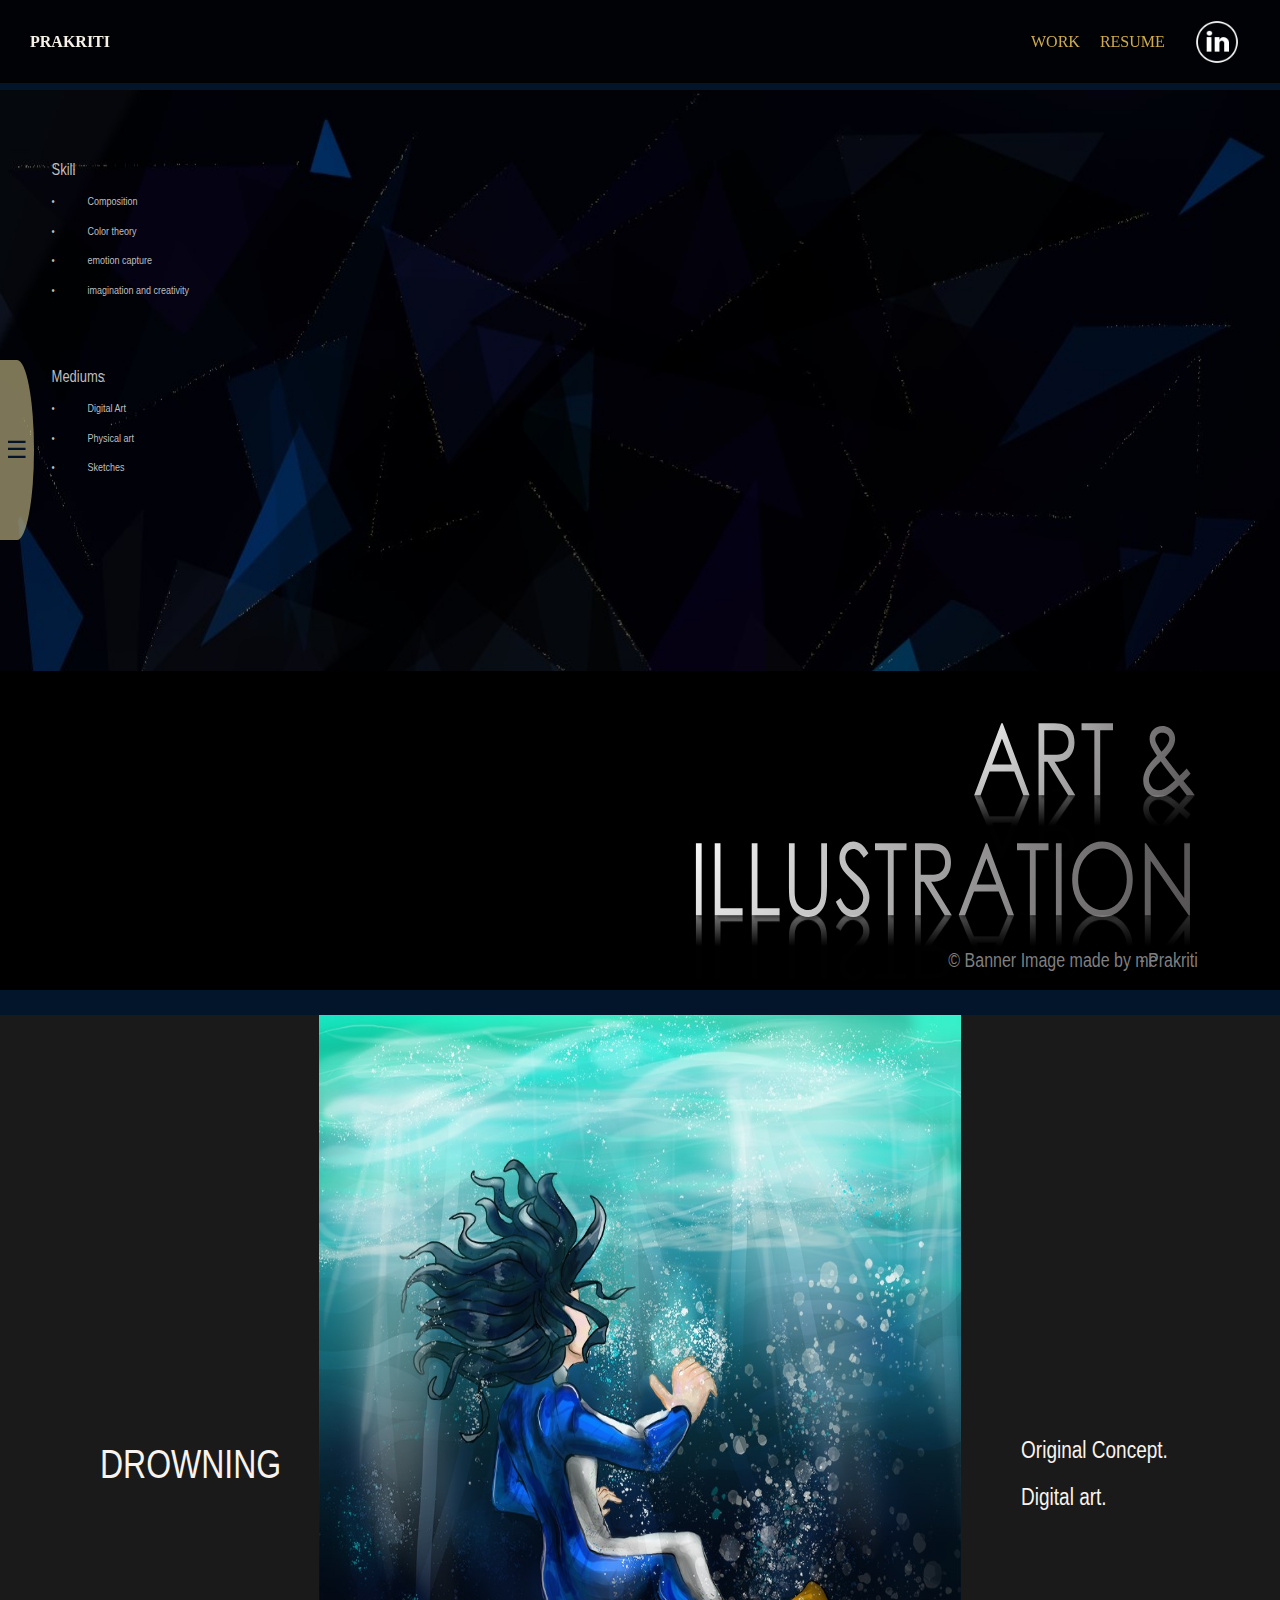
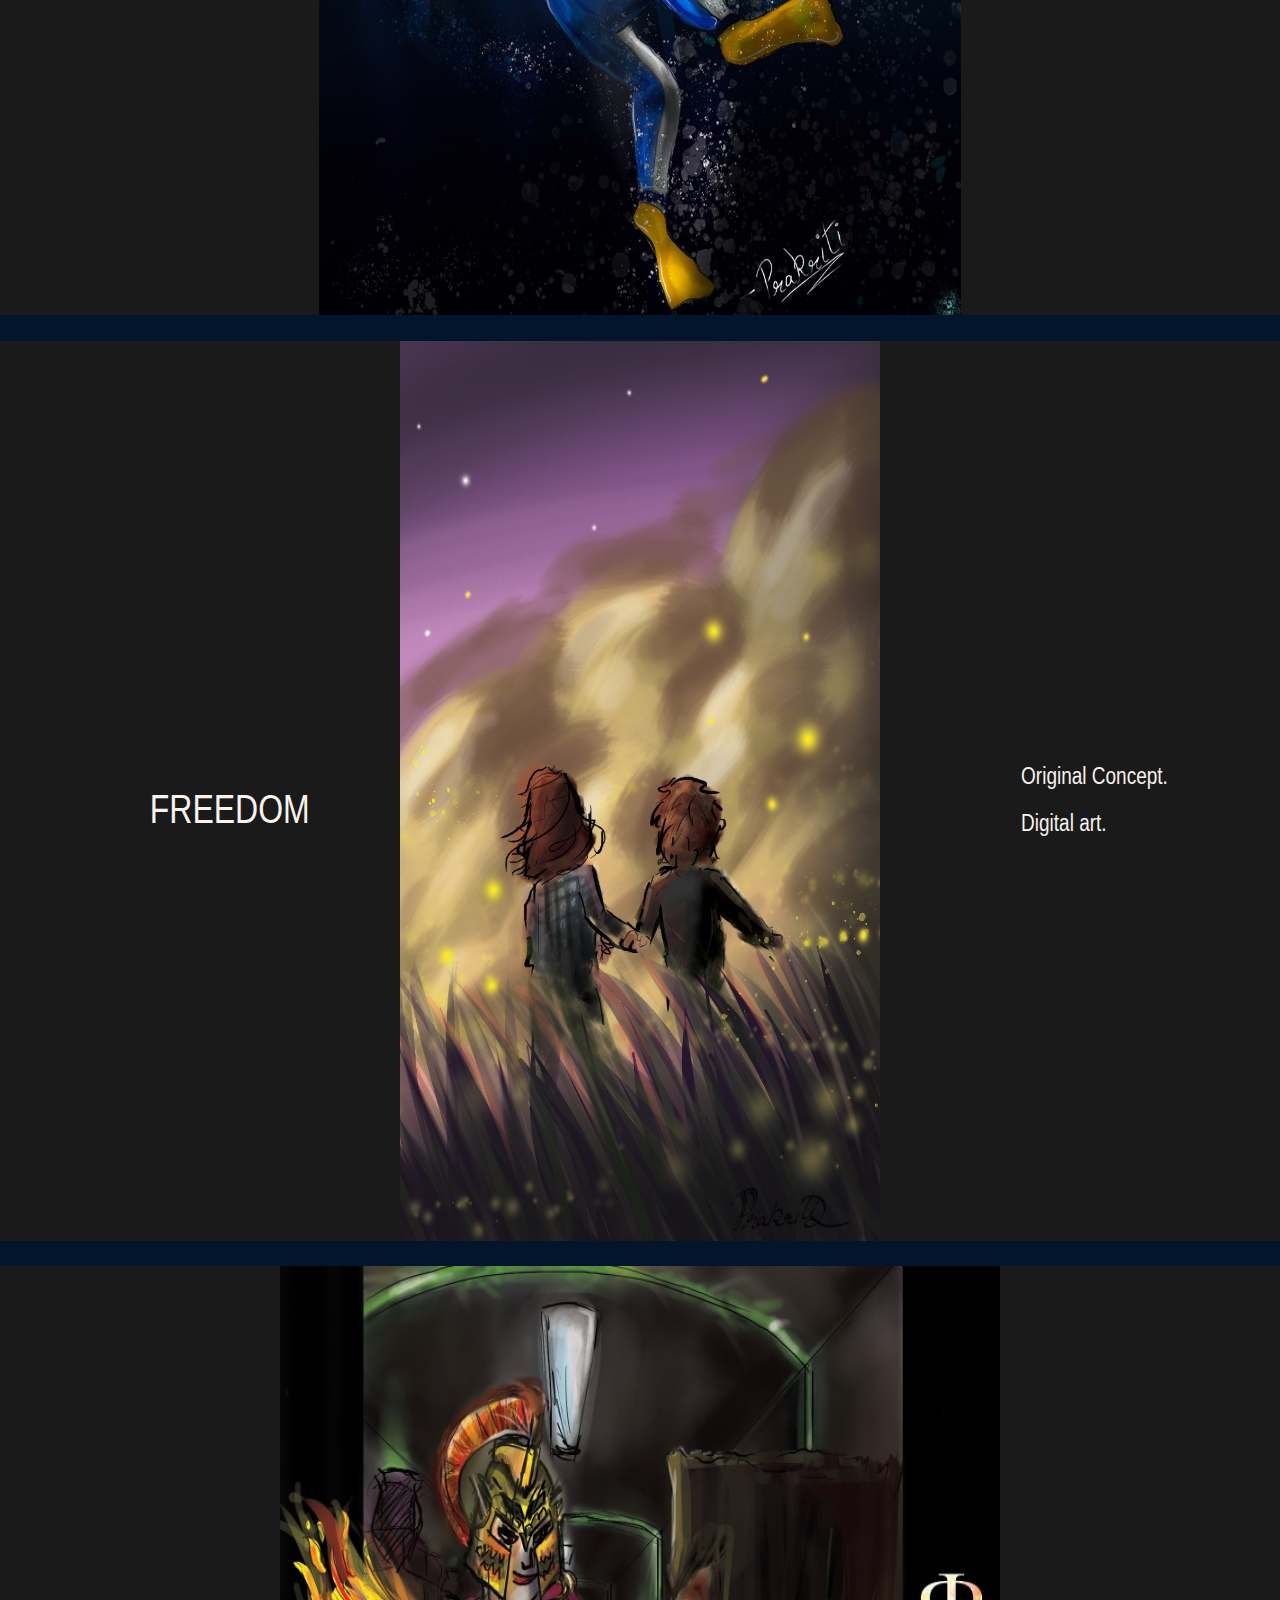
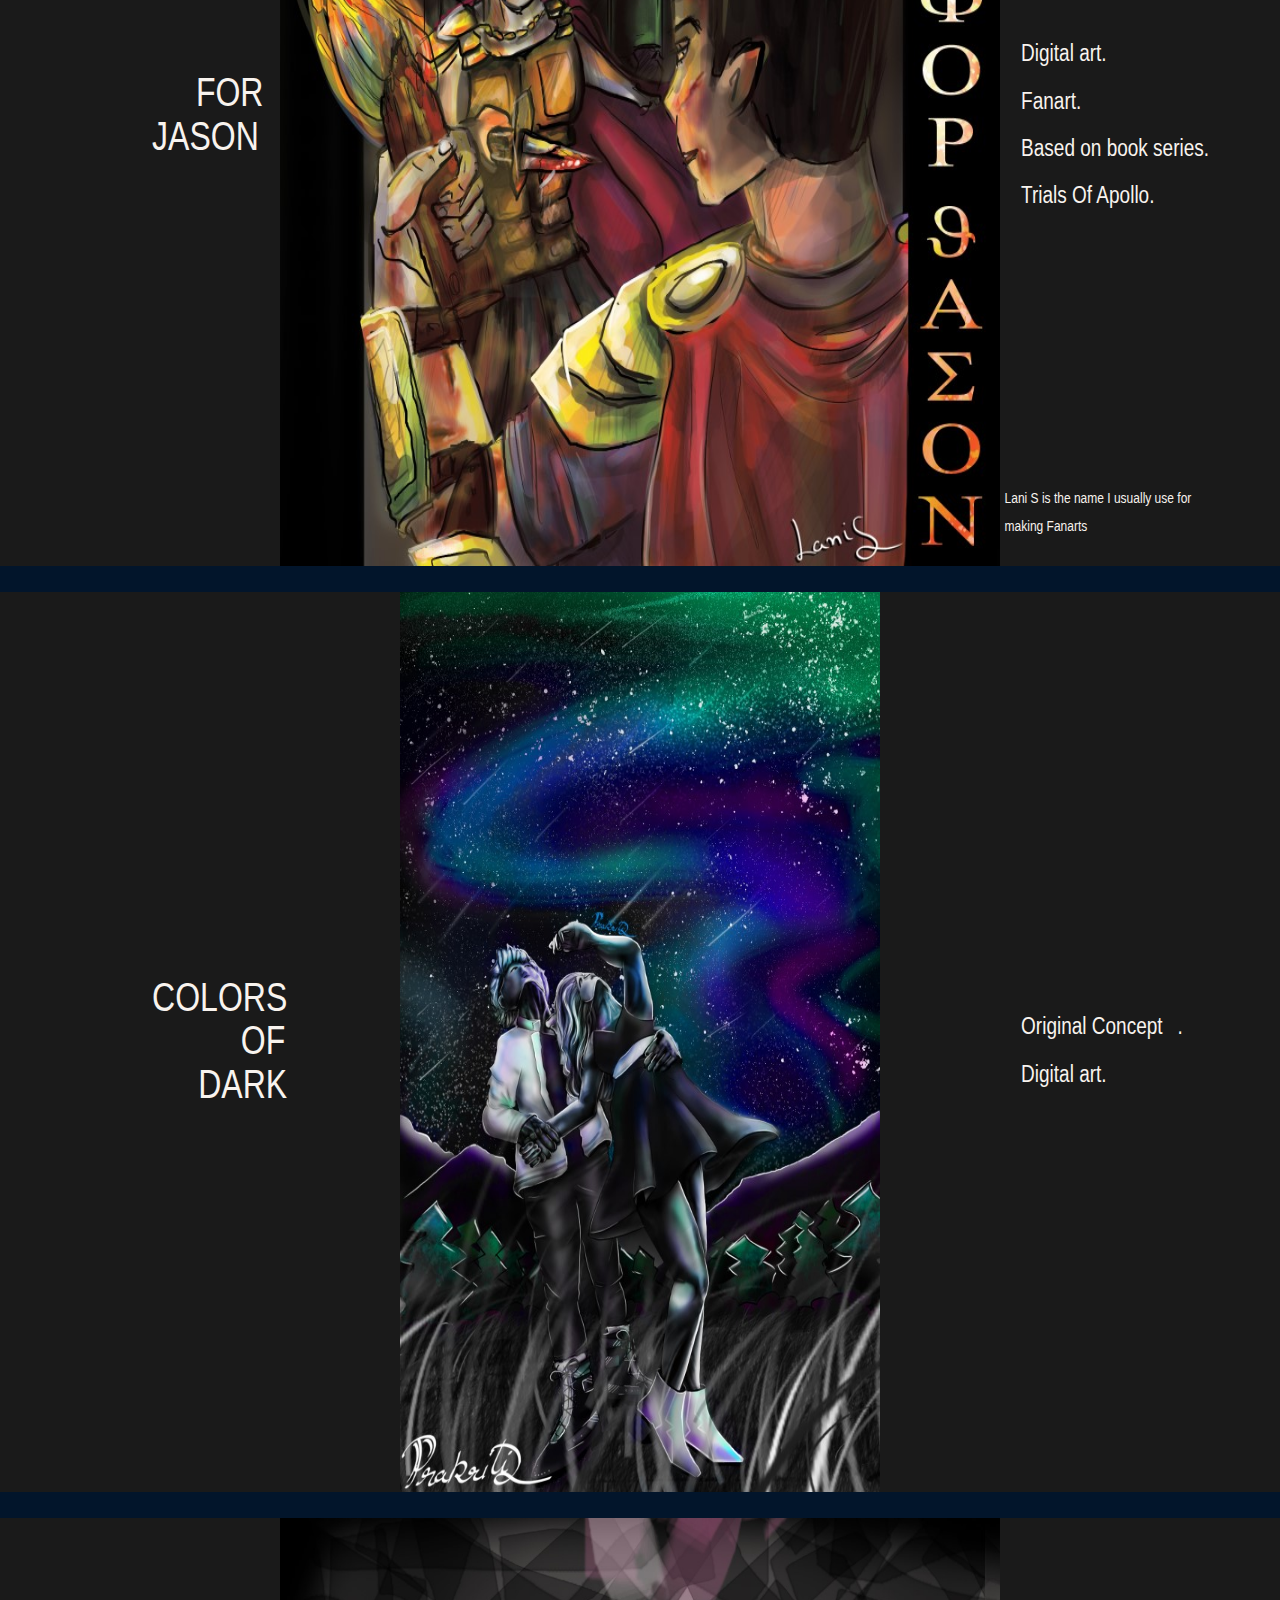
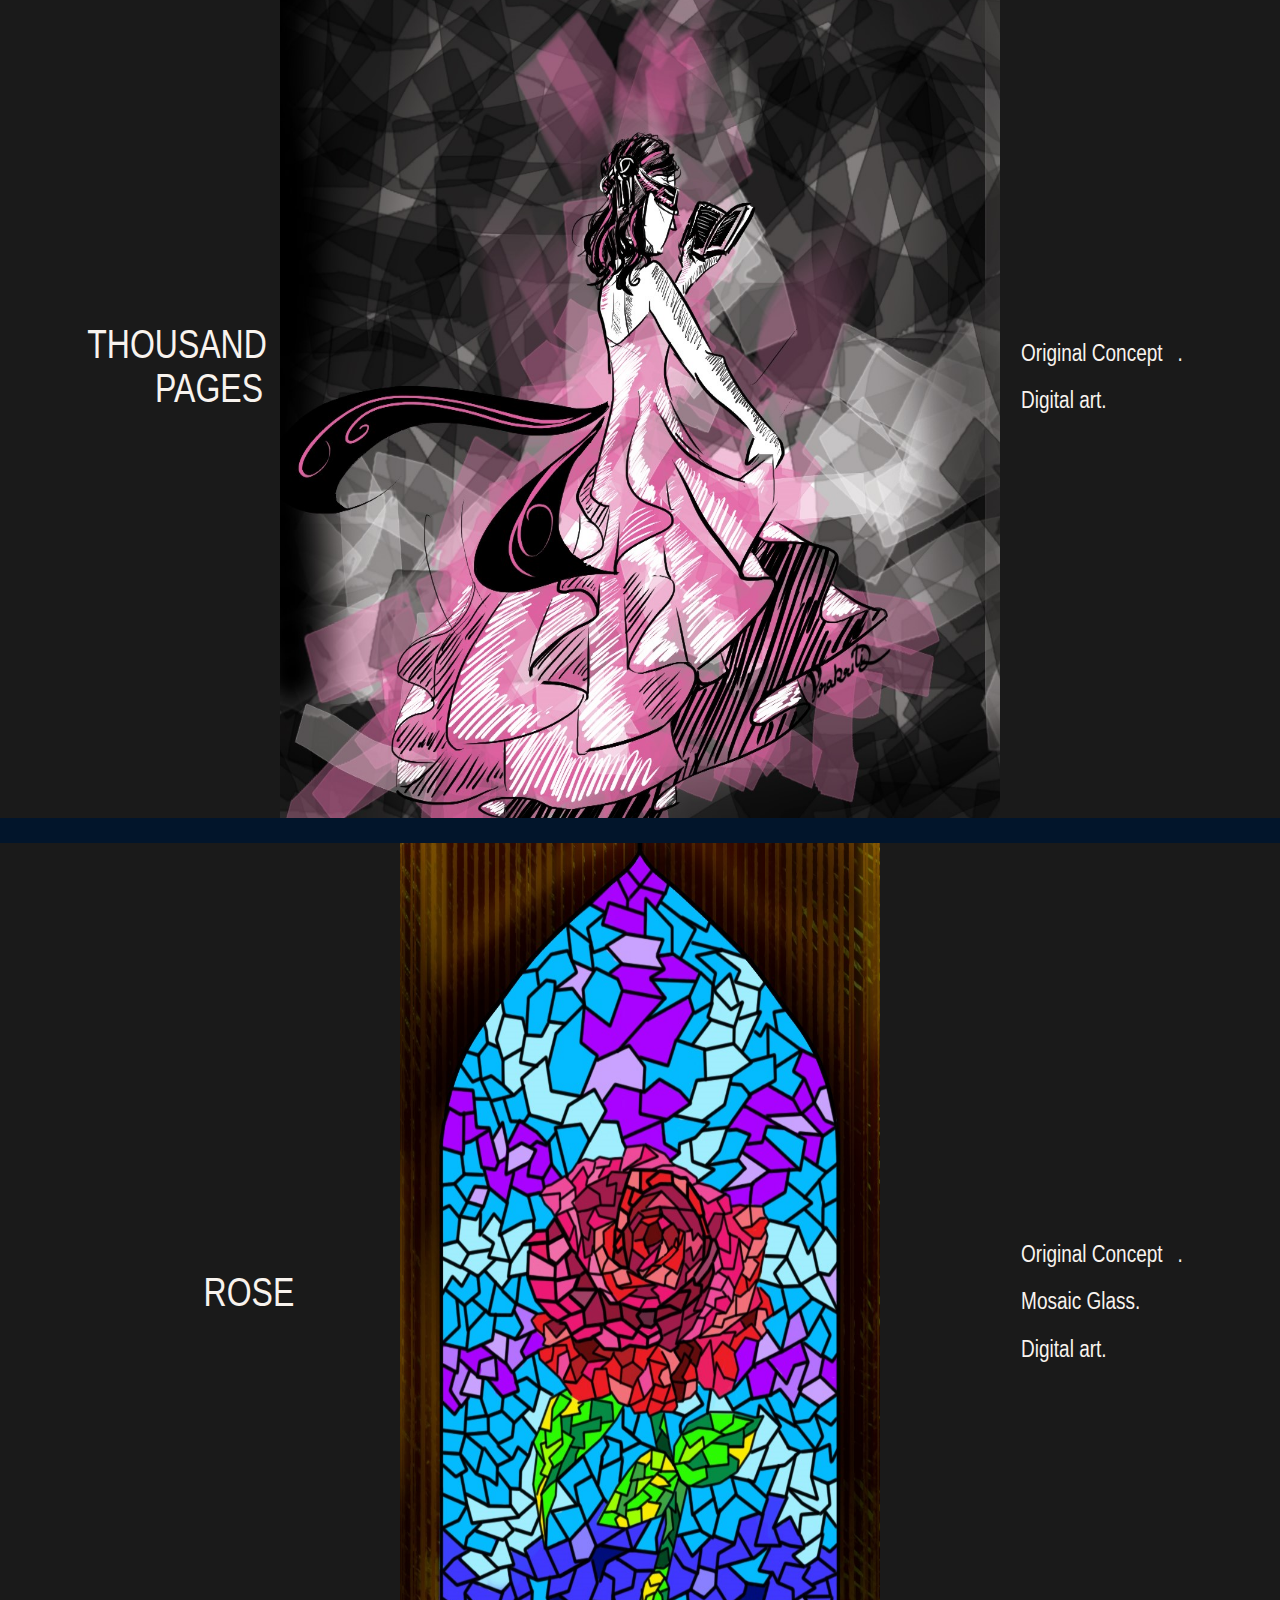
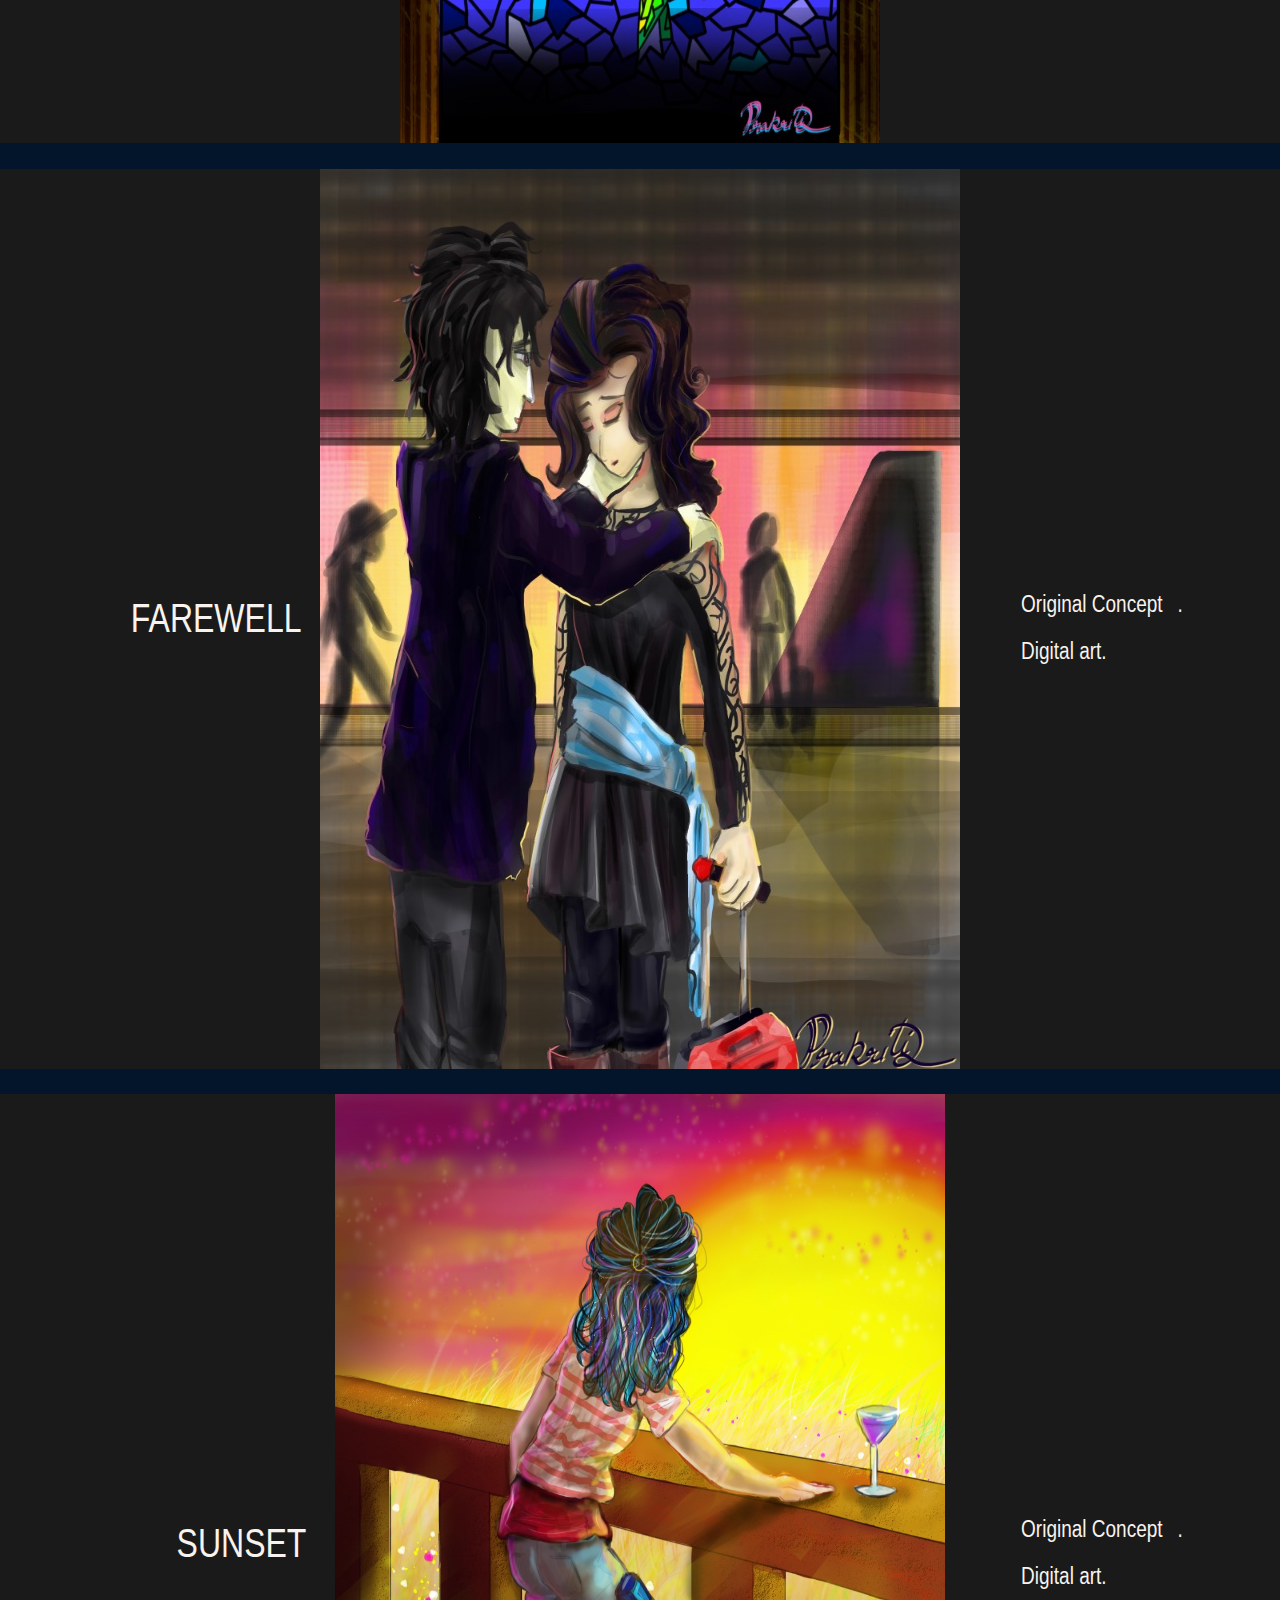
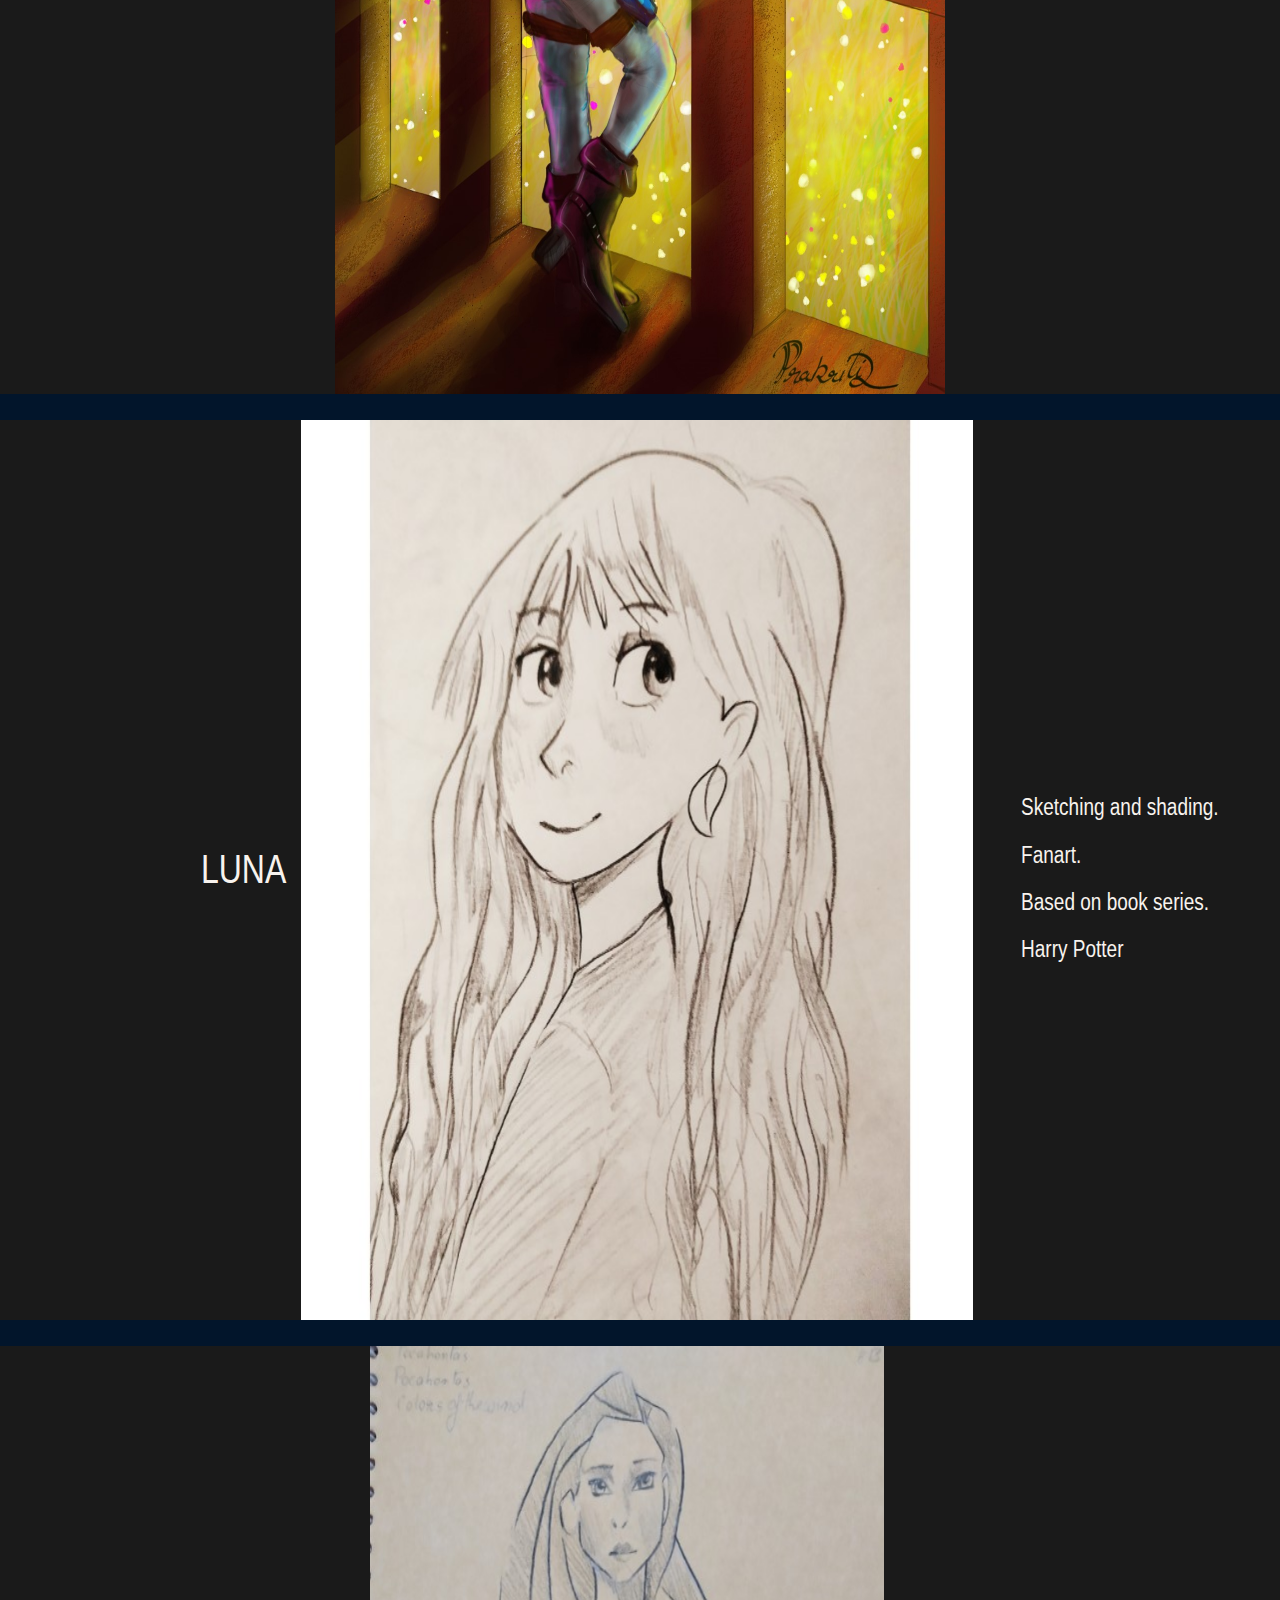
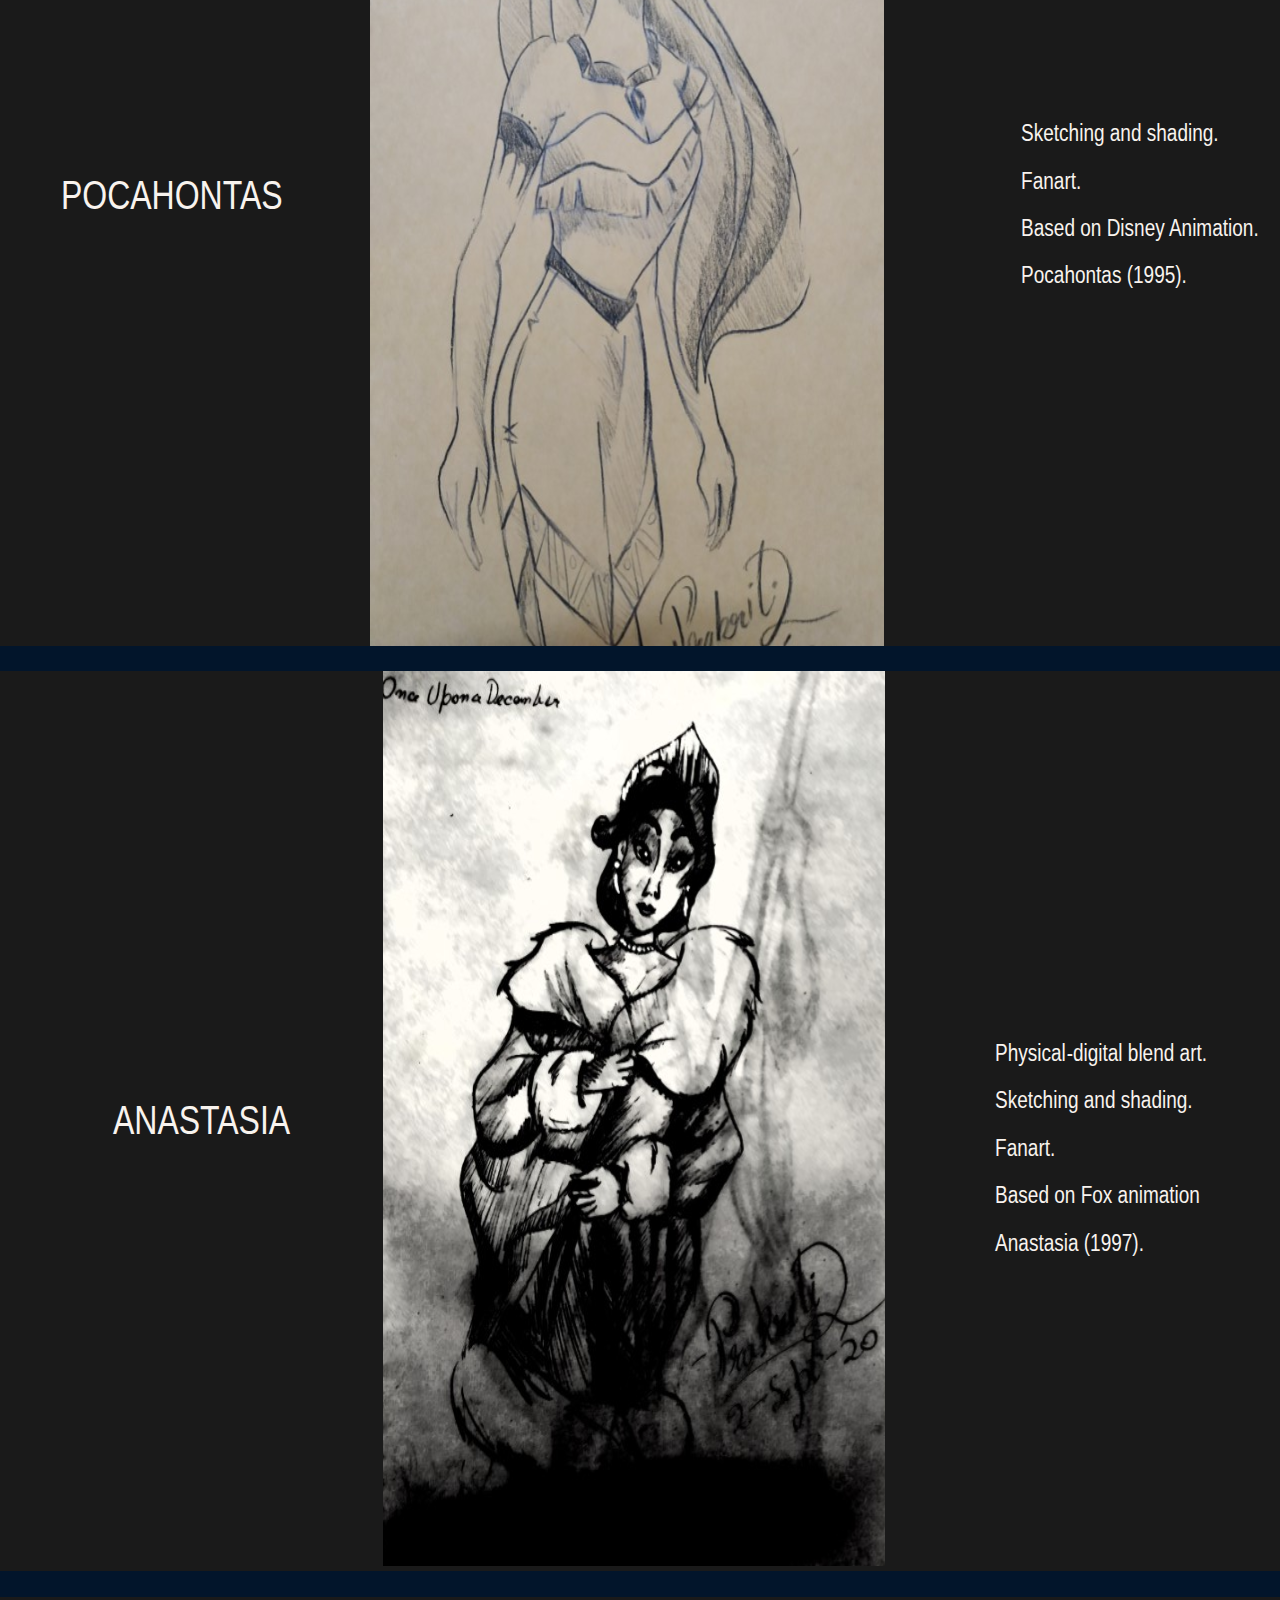
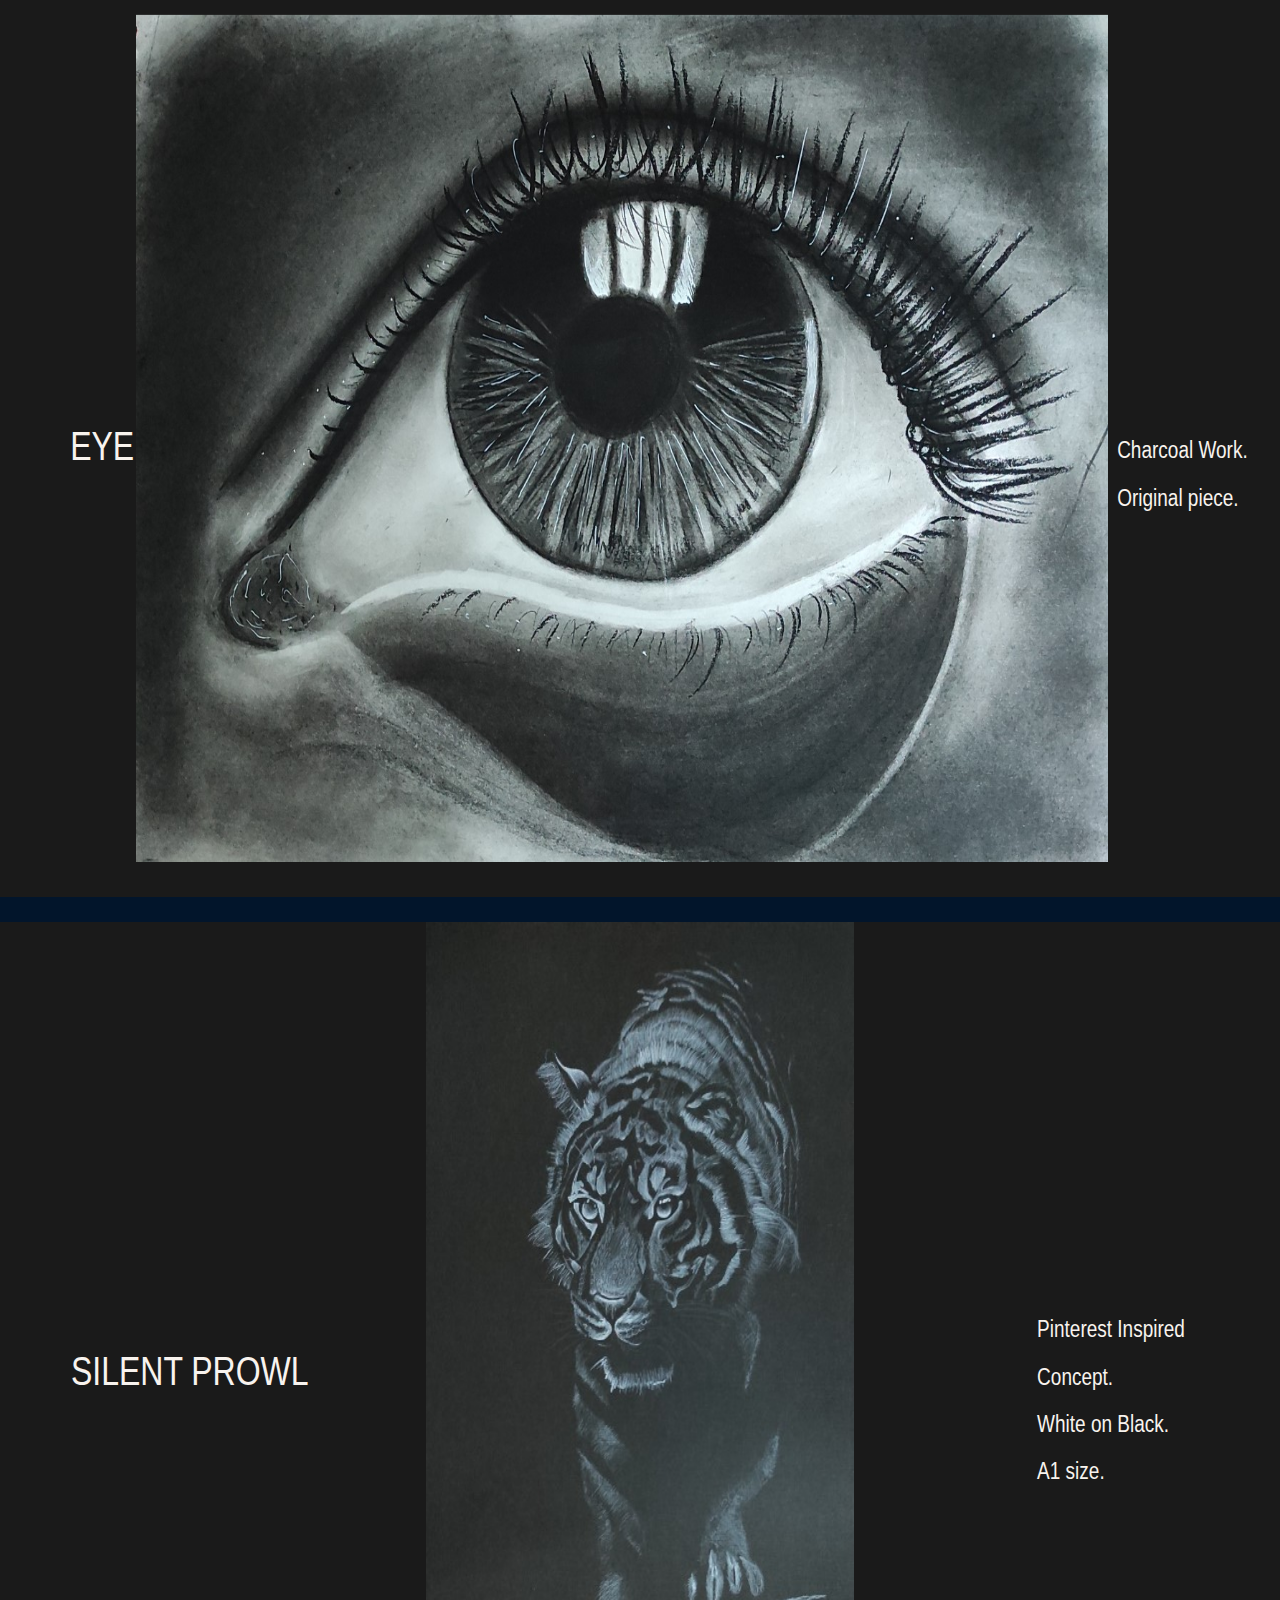
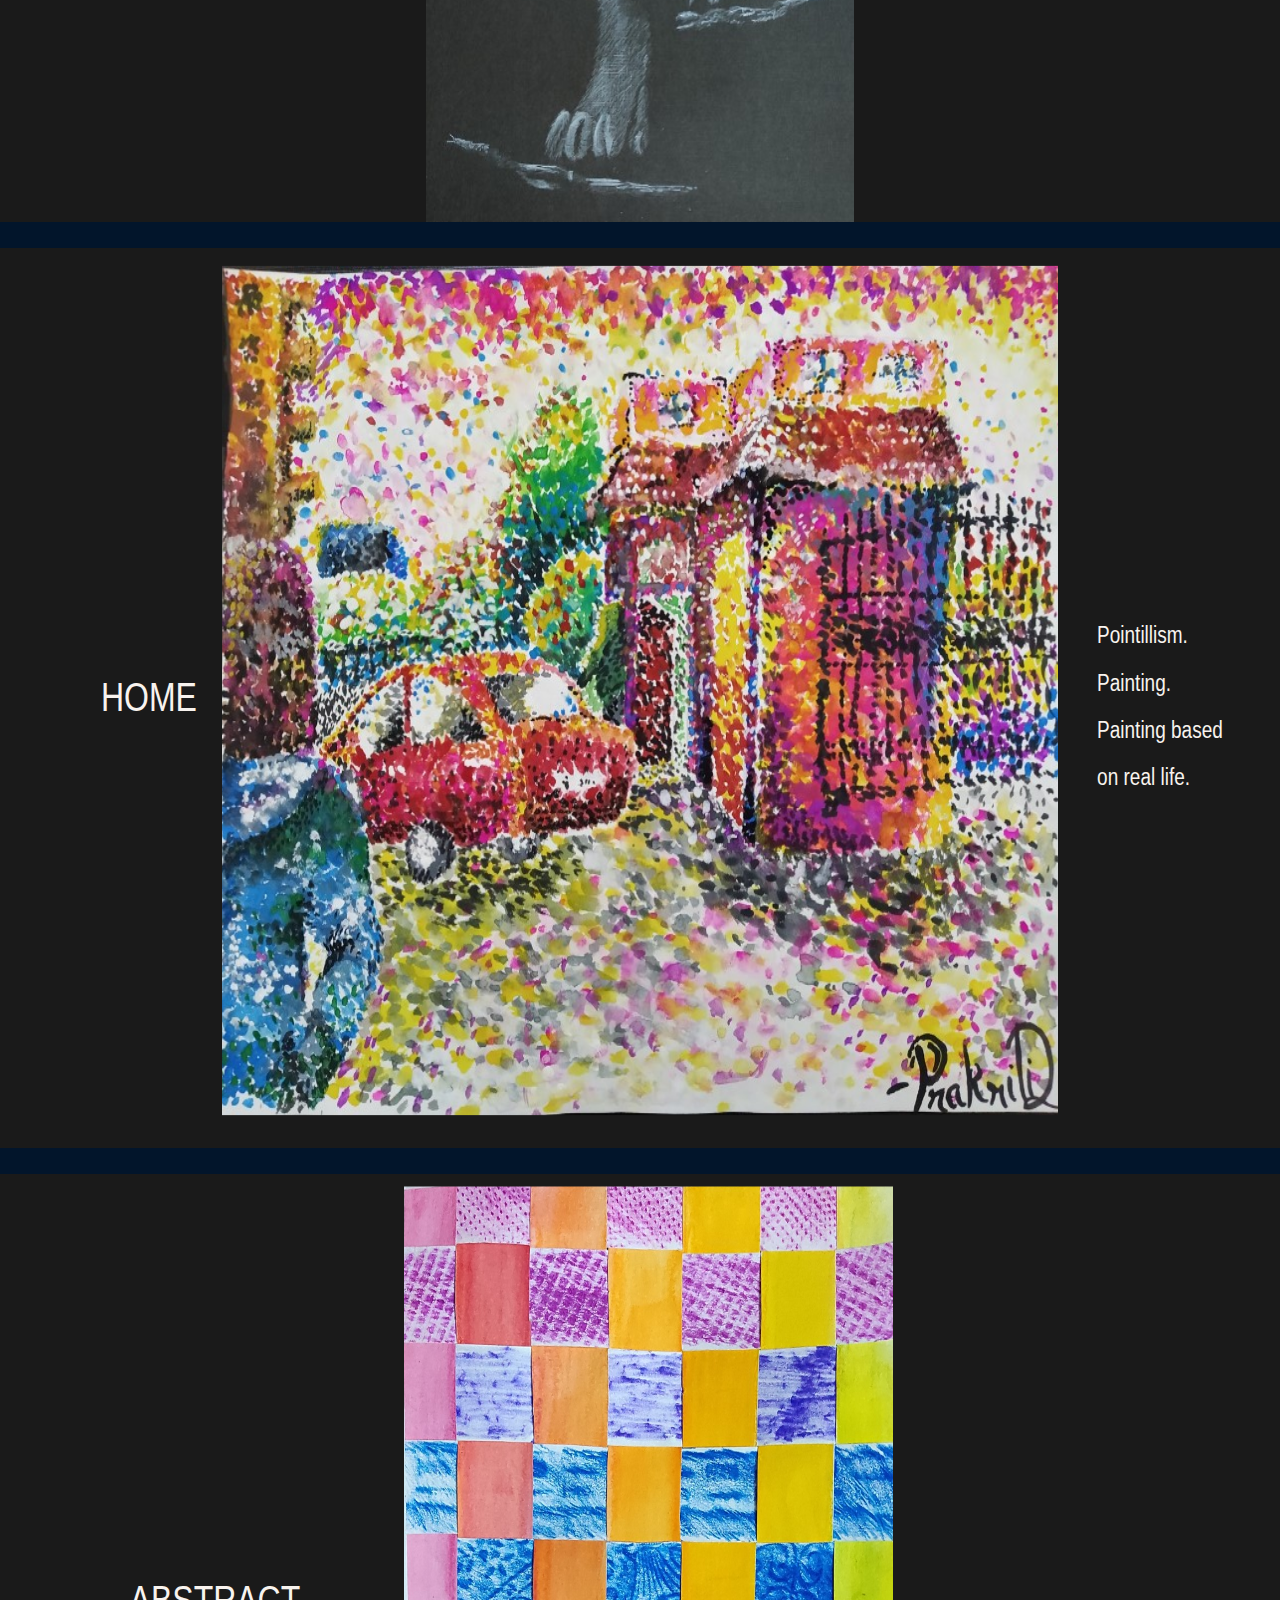
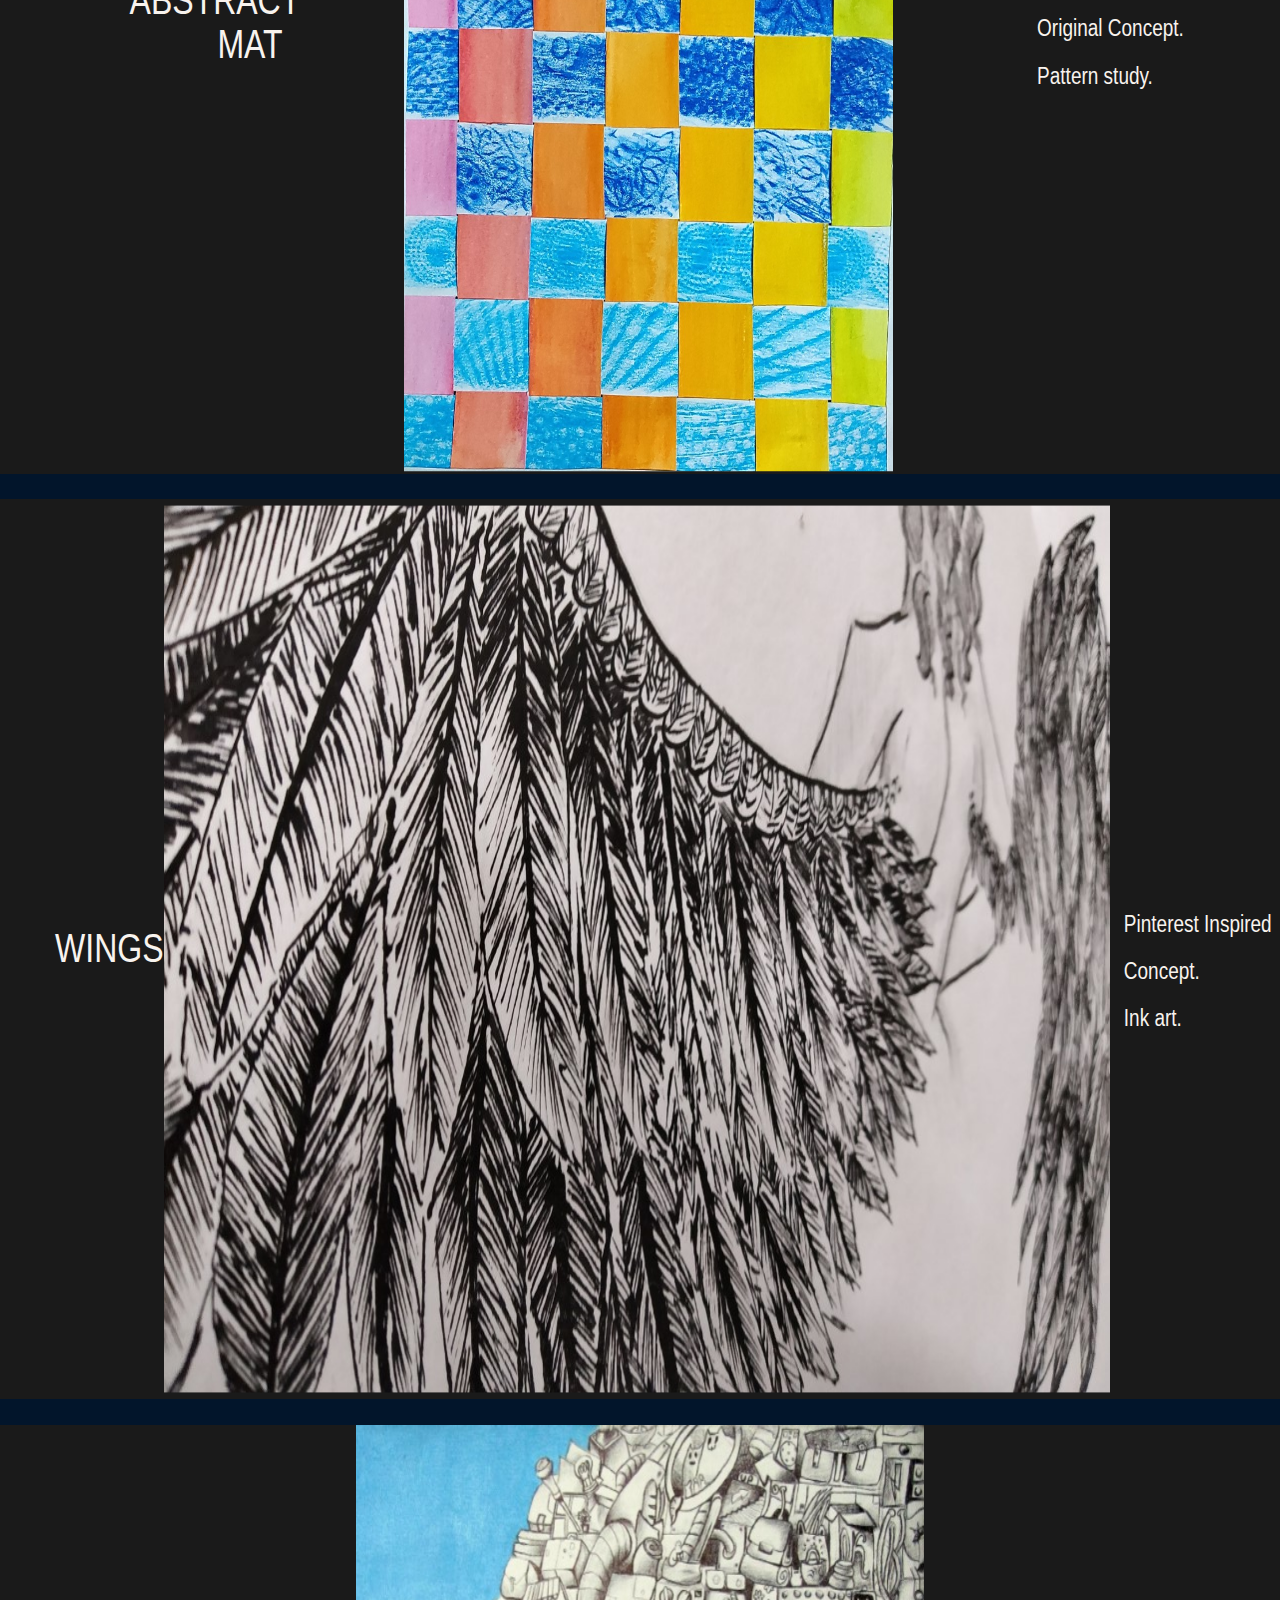
<file: art.html>
<html>
<head>

    <meta charset="UTF-8"/>
    <meta name="viewport" content="width=device, initial-scale=1.0">
    <meta http-equiv="X-UA-Compatible" content="ie-edge"/>

    <title>
      Prakriti Mukherjee
  </title>
      <link rel="shortcut icon" href="img/favicon.ico" type="image/x-icon">
    <link rel="stylesheet" href="b4_drawing/art.css"/>
    <!-- <link rel="stylesheet" href="https://unpkg.com/swiper/swiper-bundle.min.css"/> -->
    </head>






    
    <body>
        <nav>
            <div class="logo">PRAKRITI</div>
            <div class="nav-links">
                <ul>
                 
                  <li><a href='index.html#work'">WORK</a></li>
                    <li><a href="resume.html" >RESUME</a></li>
                   <img src="img/linkedIcon.png" alt="social" onclick="location.href='https://www.linkedin.com/in/prakriti-mukherjee-b47a65189/'"> 


                </ul>
            </div>
        </nav>






<!-- BANNER AND SIDE INDEX -->

        
        
        
        
        
       
        
        
        <!-- The indexing menu part 1 -->
        
        <div id="mySidebar" class="sidebar">
            <a href="javascript:void(0)" class="closebtn" onclick="closeNav()">×</a>
        <h2>INDEX</h2>
            <a href="#banner">Banner</a>  <!-- done to square -->
            <a href="#seg1">Digital Art</a>
            <!-- <a href="#seg2">Fanart-Mixed</a> -->
            <a href="#seg3">Sketching</a>
            <a href="#seg4">Painting</a>
            <a href="#seg5">Ink and Doodles</a>
            <!-- <a href="#seg6">Shades and Hues</a>
            <a href="#seg7">Voice</a>
            <a href="#seg8">Unity</a>
            <a href="#seg9">Variety</a> -->
            
        
        
          </div>
        
        
        
        <div id="main">
            <button id="mainbtn" class="openbtn" onclick="openNav()">☰  
            </button>  



  <div class="slides" >

    <img src="b4_drawing/img/Slide1.SVG" alt="banner" id="banner" >

                <img id="seg1" src="b4_drawing/img/Slide2.SVG">
                <img src="b4_drawing/img/Slide3.SVG">
                <img src="b4_drawing/img/Slide4.SVG">
                <img src="b4_drawing/img/Slide5.SVG">
                <img src="b4_drawing/img/Slide6.SVG">
                <img src="b4_drawing/img/Slide7.SVG">
                <img src="b4_drawing/img/Slide8.SVG">
                <img src="b4_drawing/img/Slide9.SVG">
                <img id="seg2" src="b4_drawing/img/Slide10.SVG">
                <img src="b4_drawing/img/Slide11.SVG">
                <img src="b4_drawing/img/Slide12.SVG">
                <img id="seg3" src="b4_drawing/img/Slide13.SVG">
                <img src="b4_drawing/img/Slide14.SVG">
                <img src="b4_drawing/img/Slide15.SVG">
                <img src="b4_drawing/img/Slide16.SVG">
                <img id="seg4" src="b4_drawing/img/Slide17.SVG">
                <img src="b4_drawing/img/Slide18.SVG">
                <img src="b4_drawing/img/Slide19.SVG">
                <img id="seg5" src="b4_drawing/img/Slide20.SVG">
                <img src="b4_drawing/img/Slide21.SVG">
                <img src="b4_drawing/img/Slide22.SVG">
                <img src="b4_drawing/img/Slide23.SVG">
                <img src="b4_drawing/img/Slide24.SVG">
                
                
                 
                
      </div>







        </body>




 <script>



// SIDE BAR PART

   
// <!-- for side index -->
function openNav() {
      document.getElementById("mySidebar").style.width = "200px";
    //   document.getElementById("main").style.marginLeft = "20px";
    document.getElementById("mainbtn").style.visibility = "hidden";
    

    }
    
    function closeNav() {
      document.getElementById("mySidebar").style.width = "0";
      document.getElementById("main").style.marginLeft= "0";
      document.getElementById("mainbtn").style.visibility = "visible";
      
    }



 </script>
 </html>
</file>
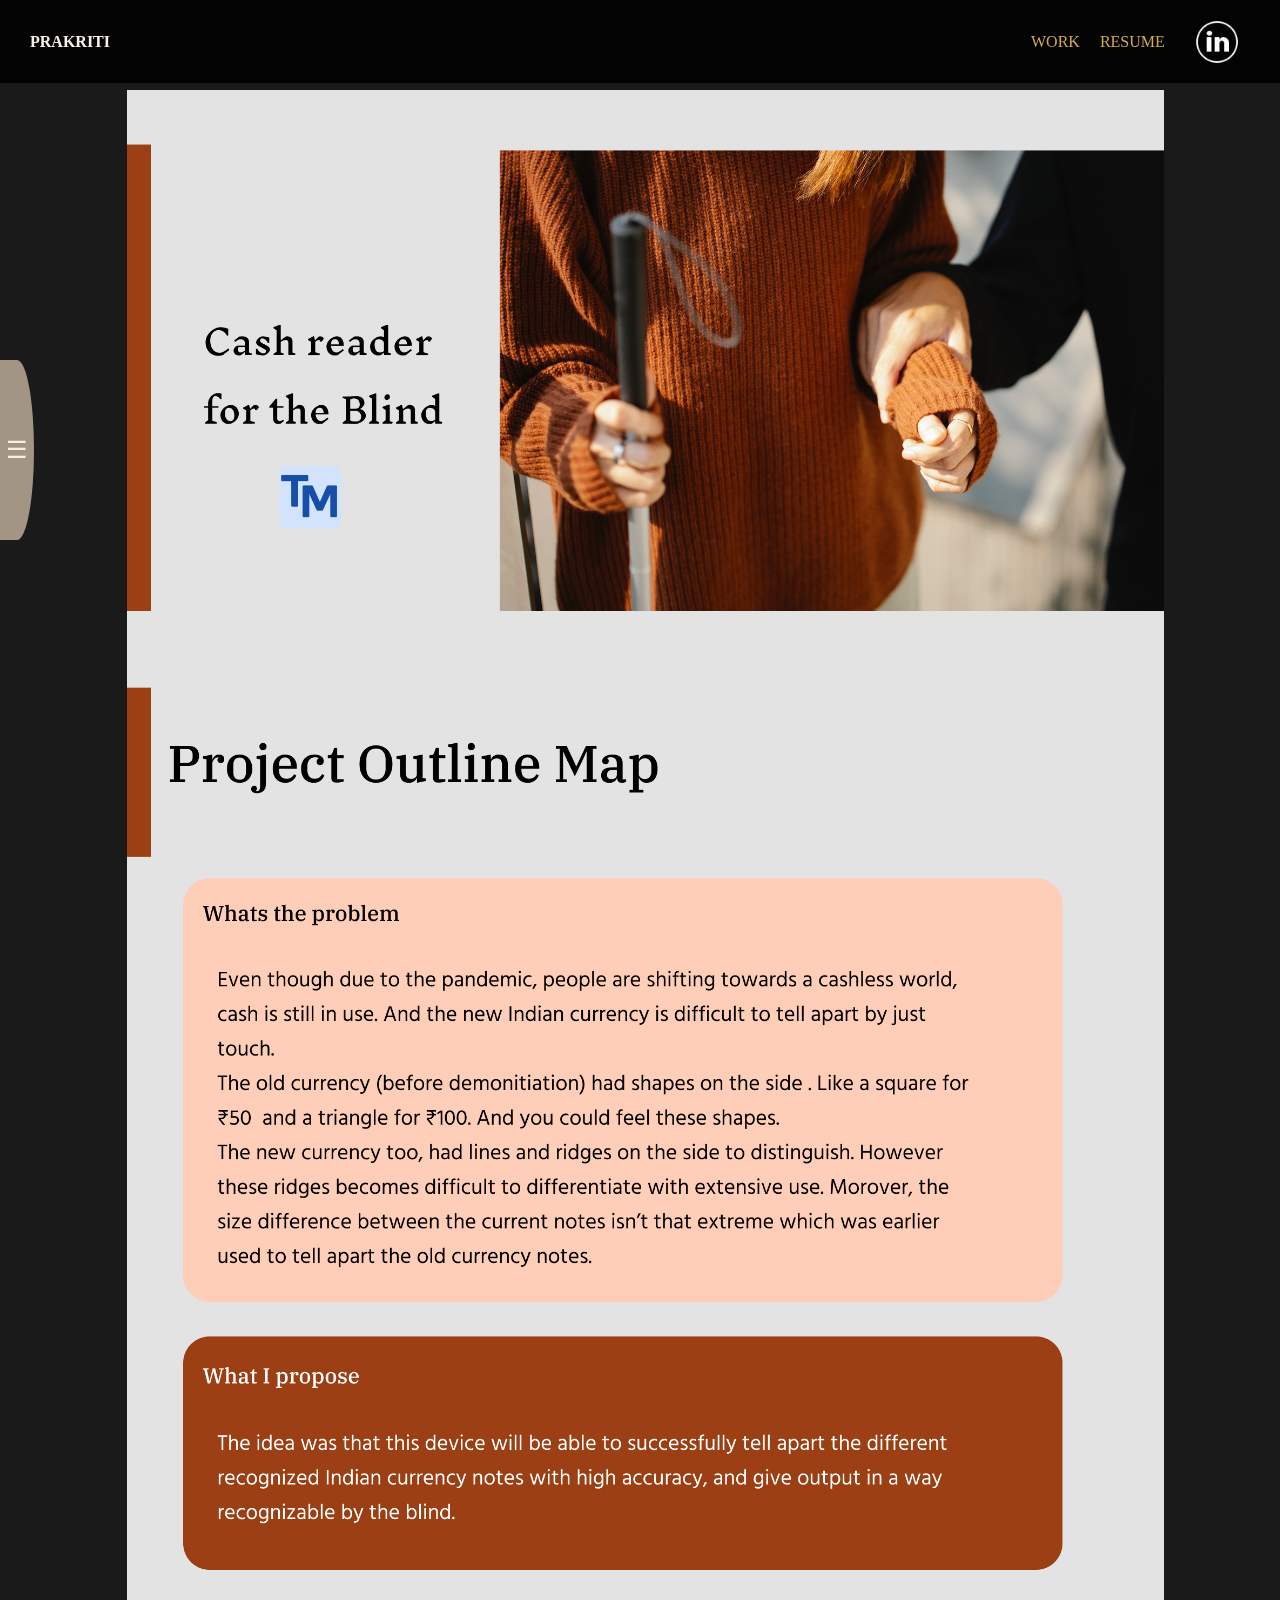
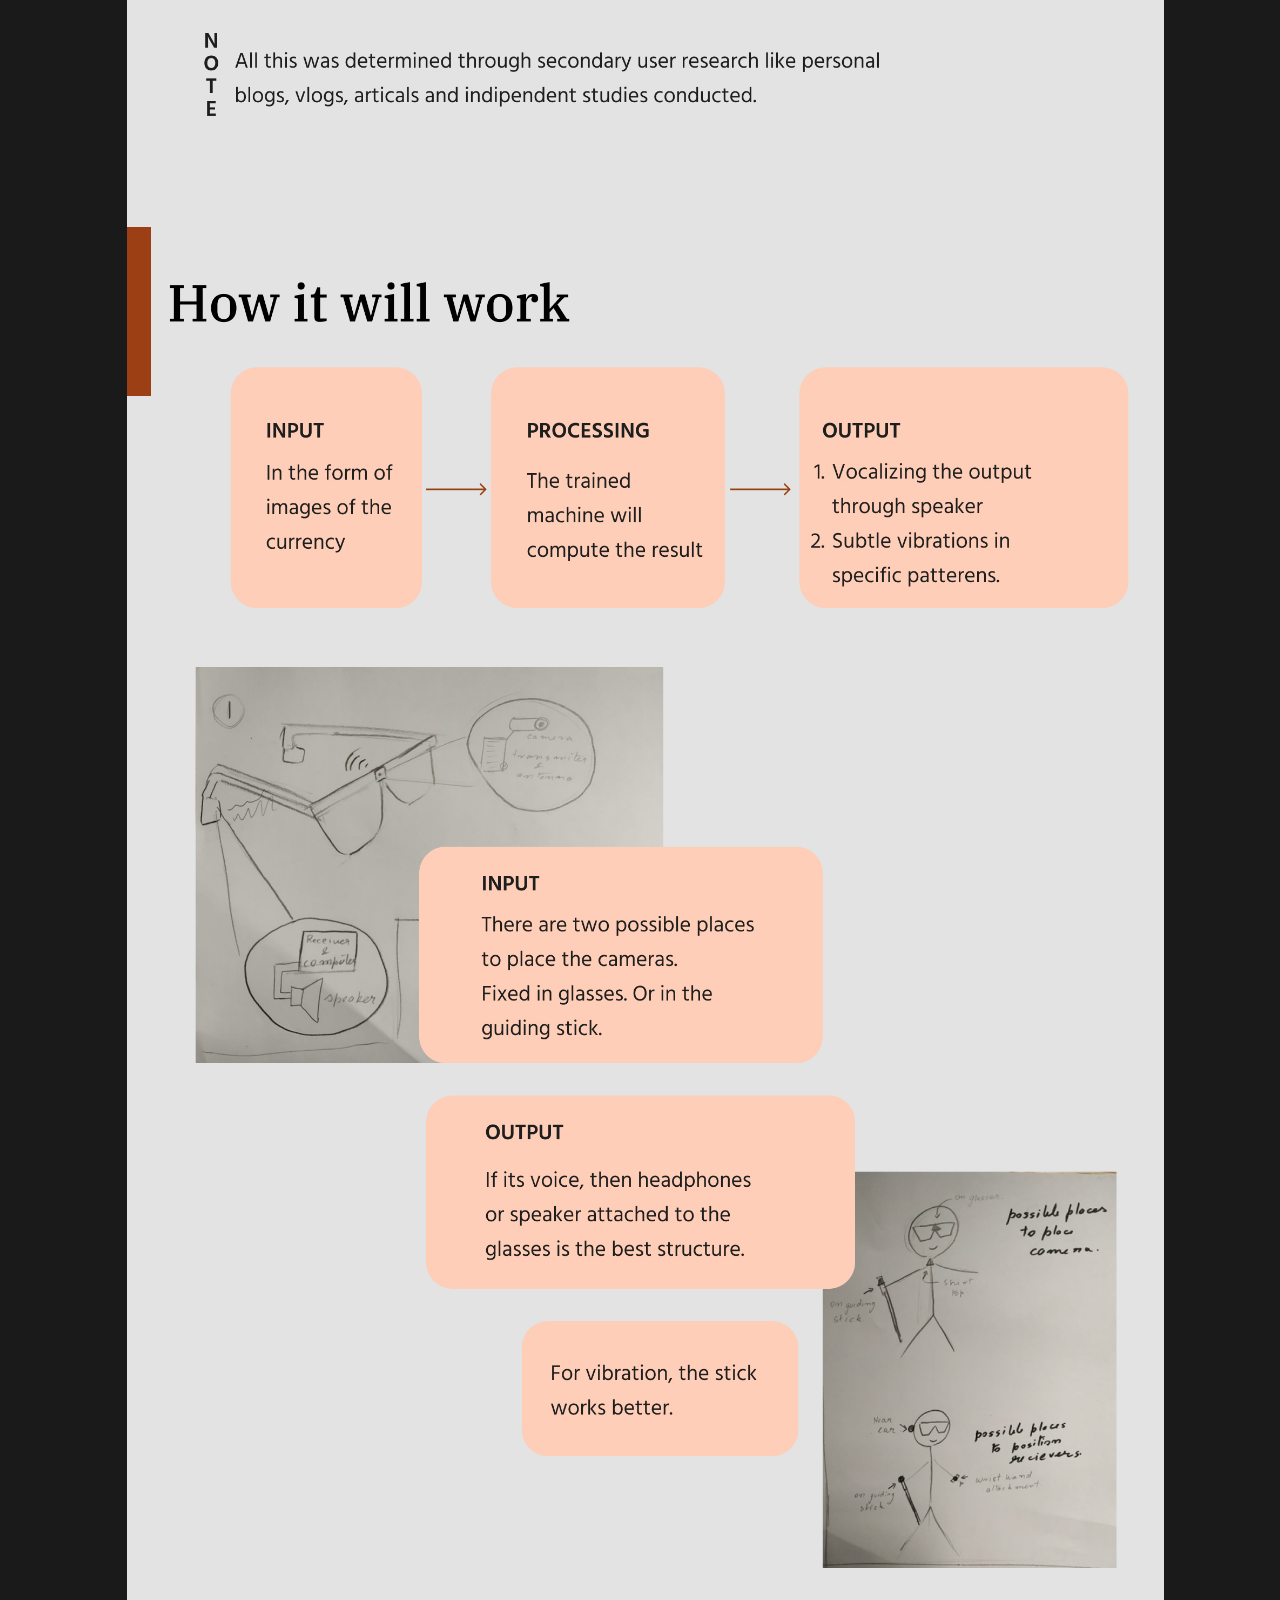
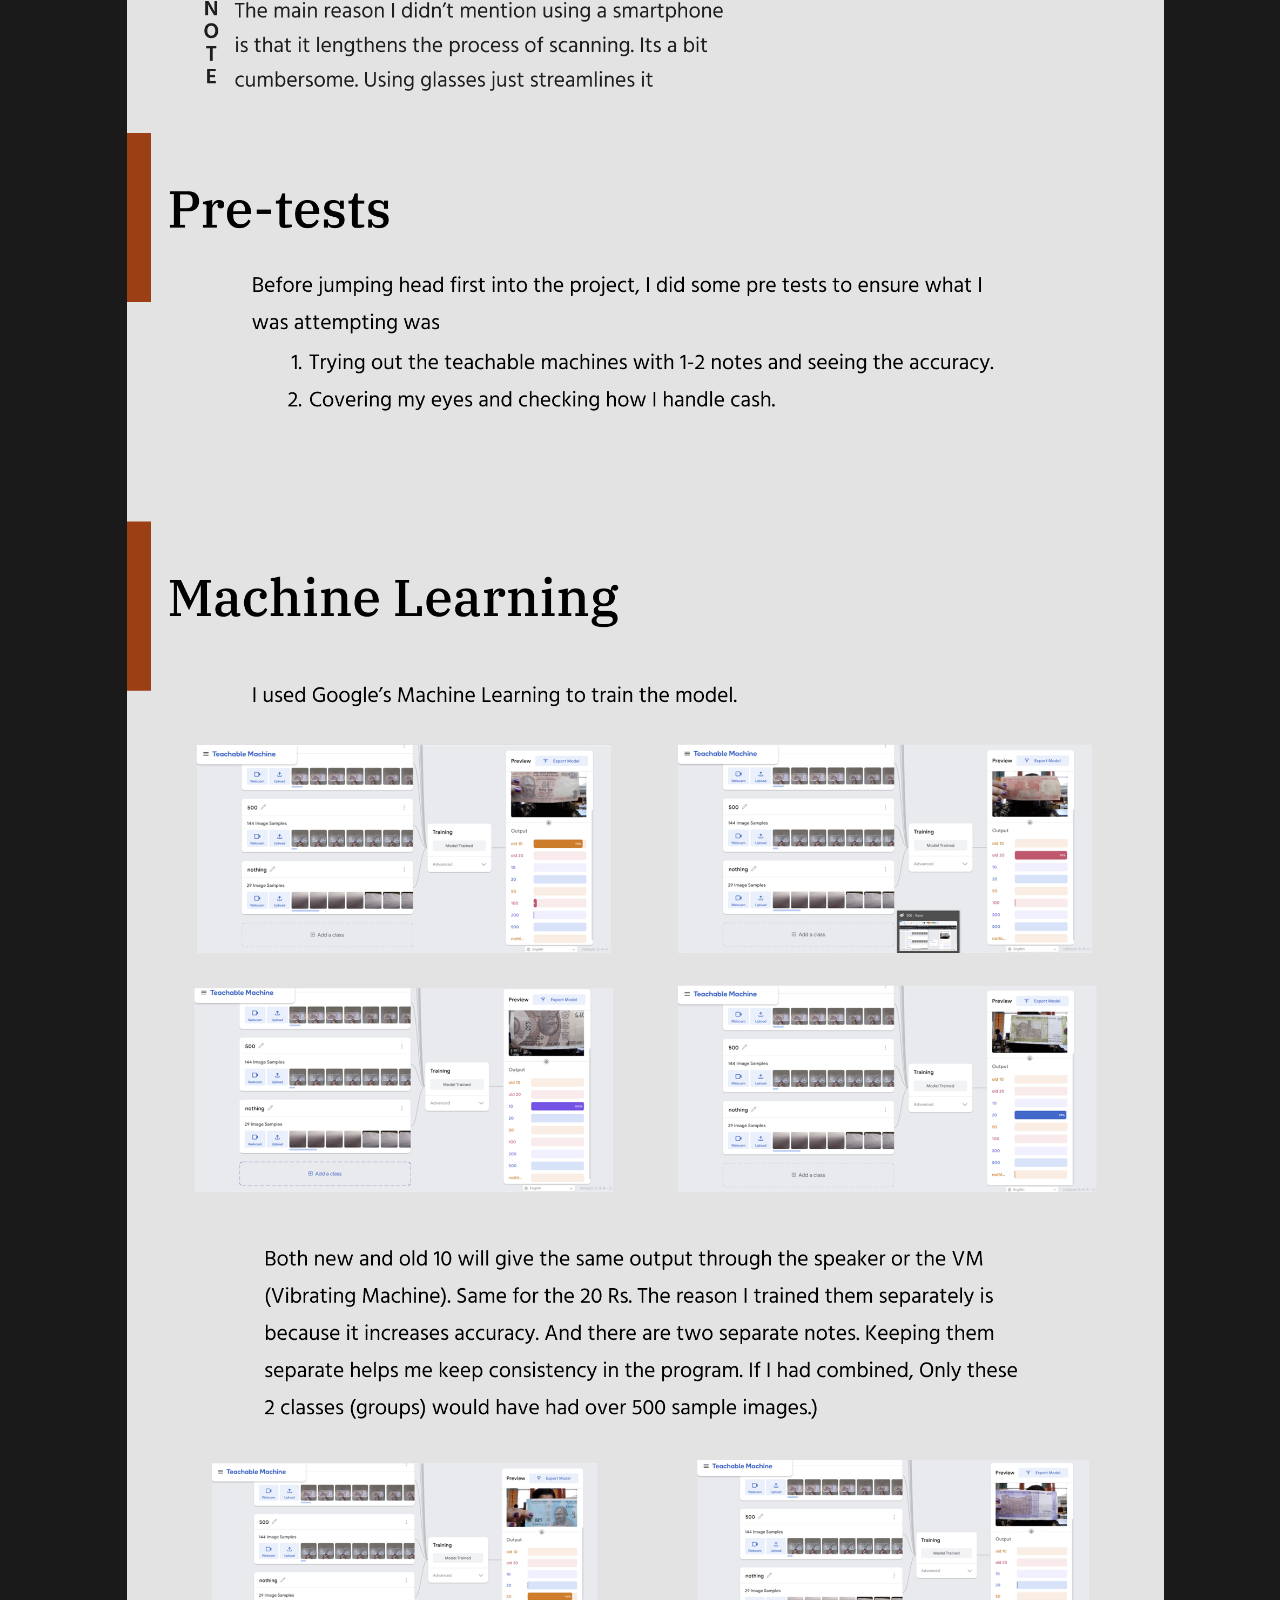
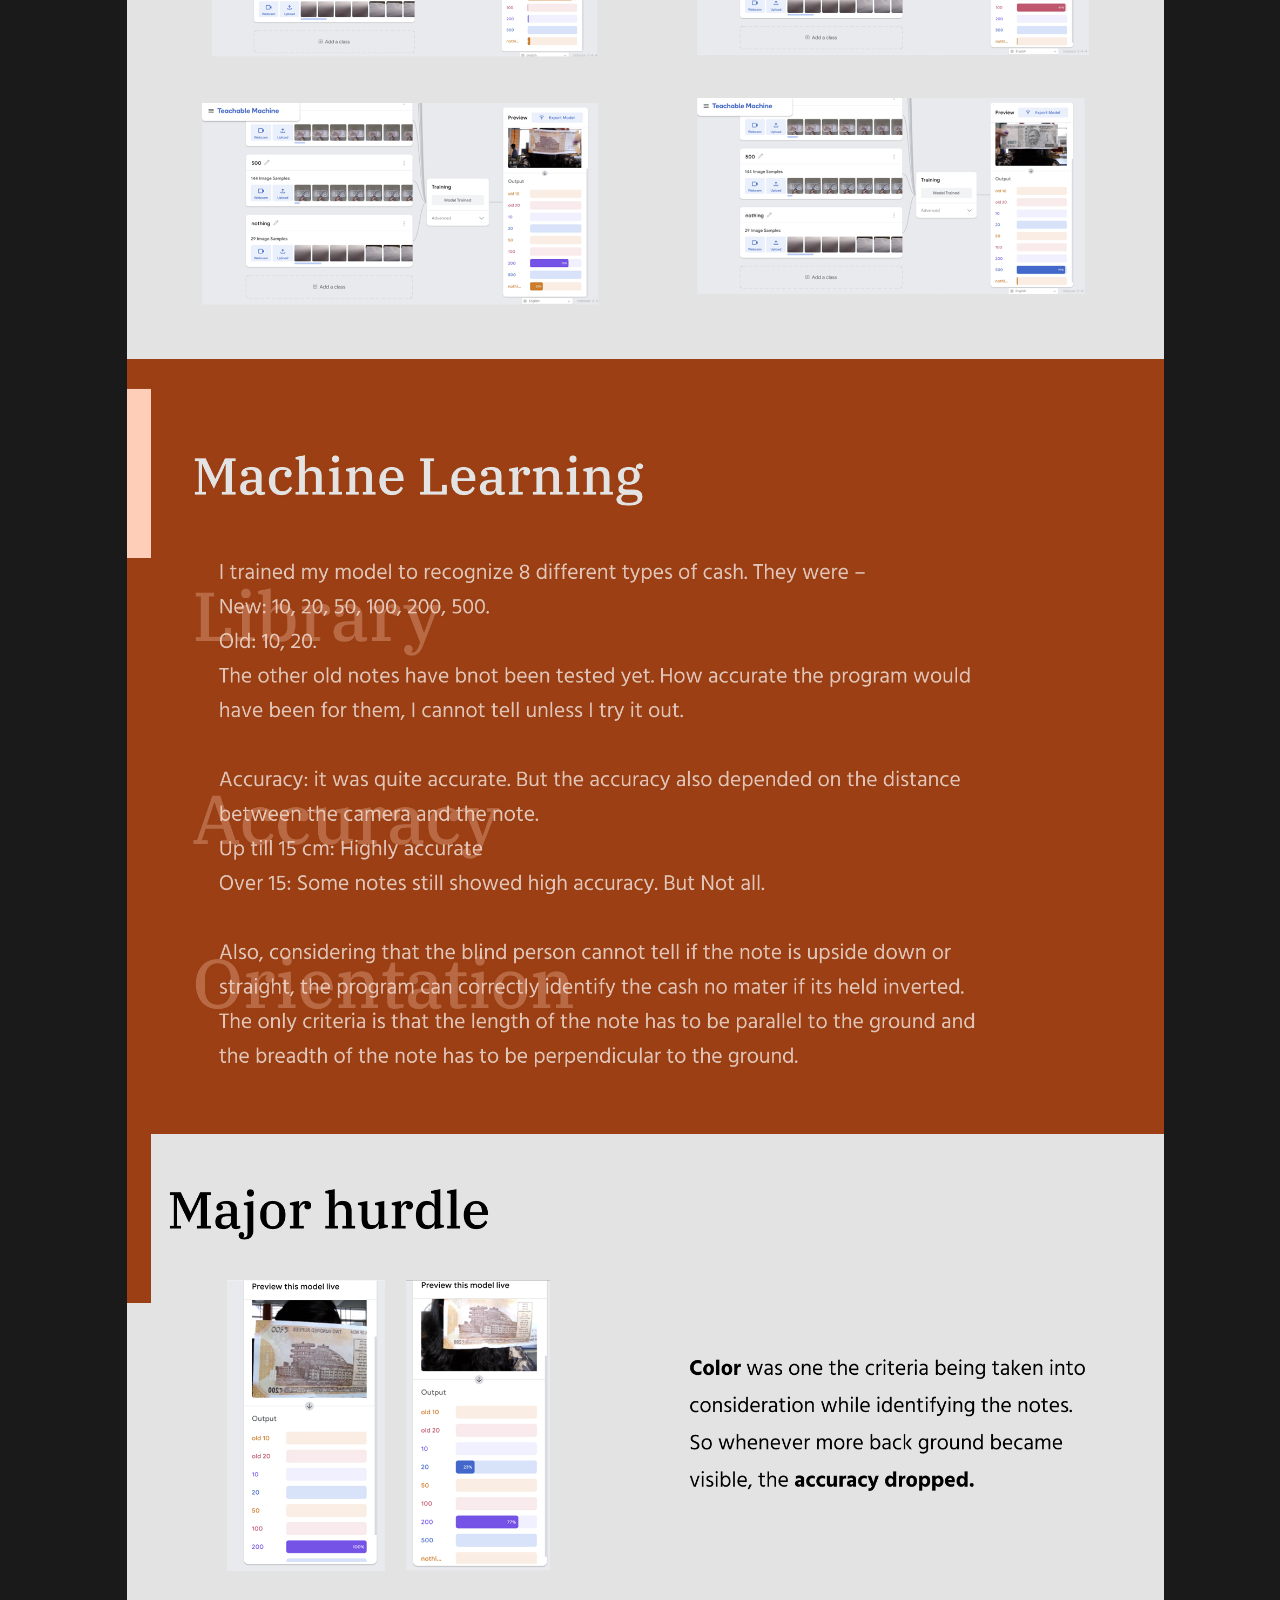
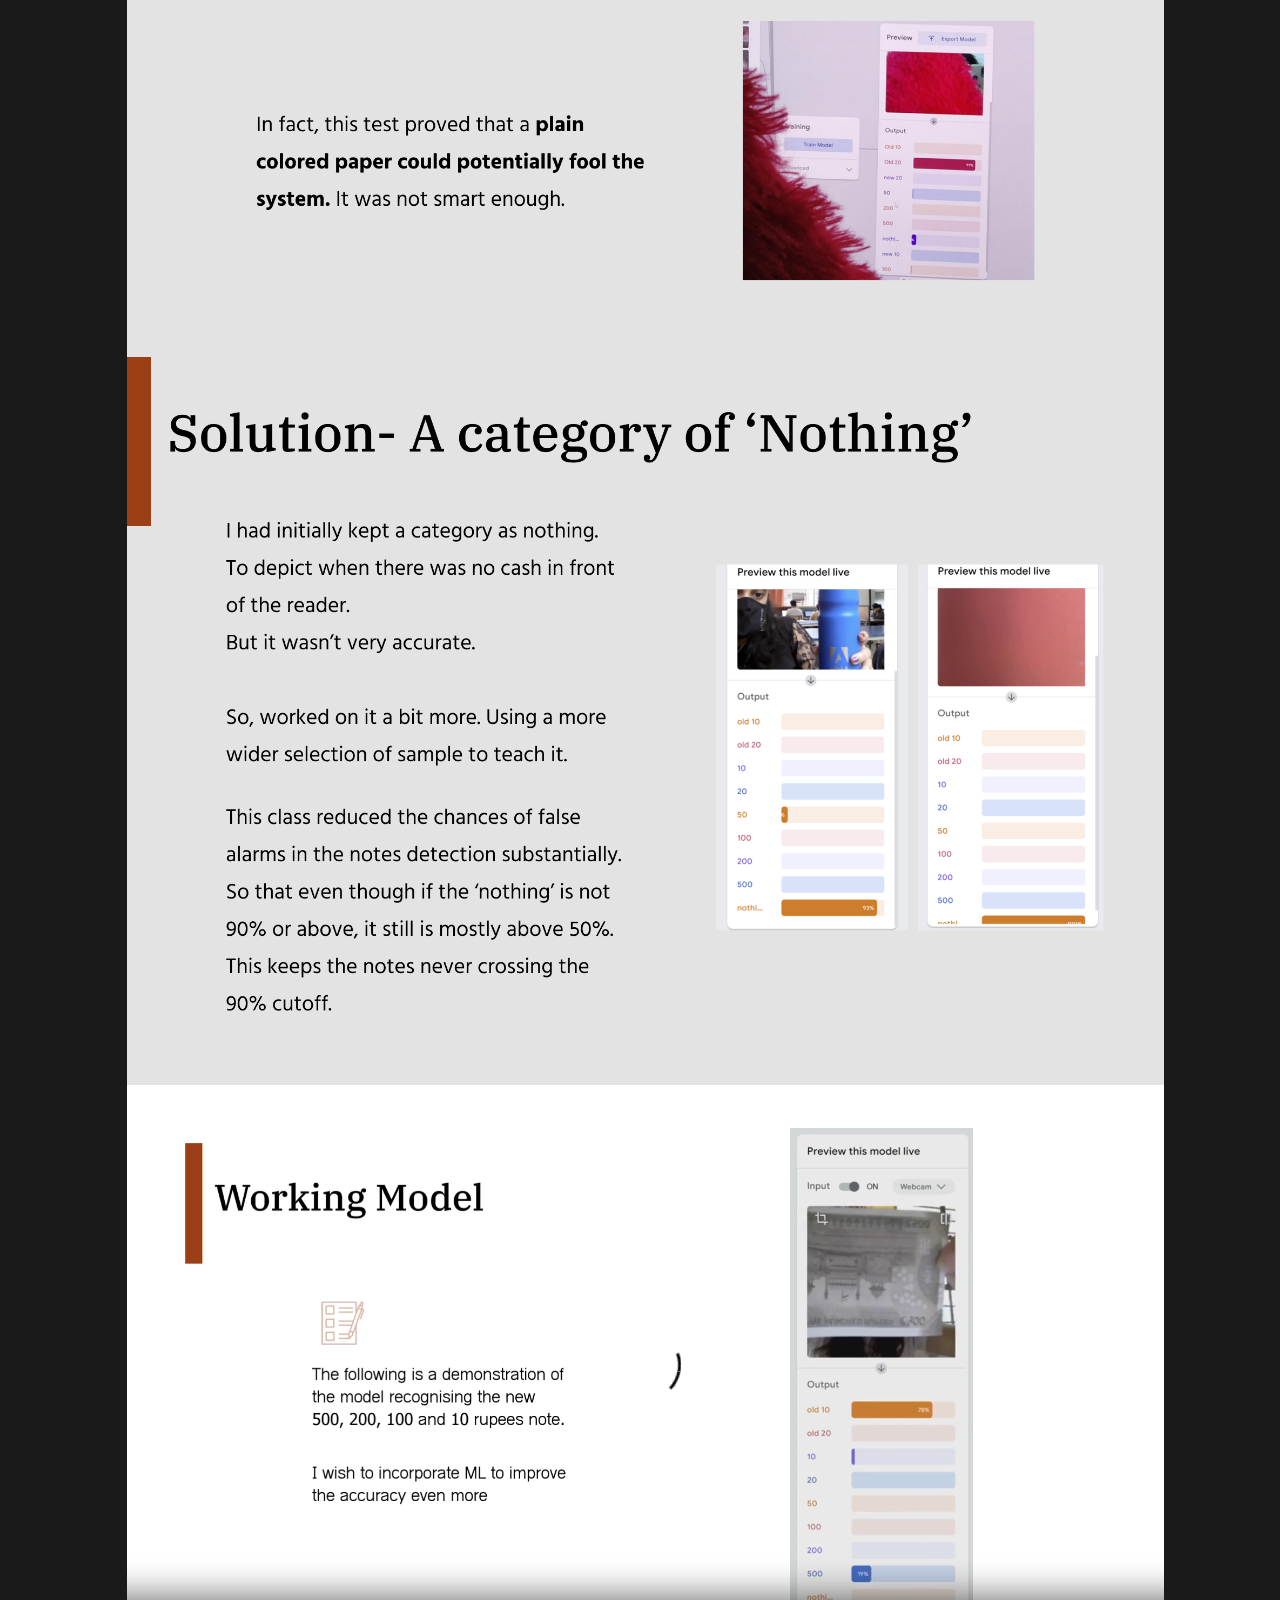
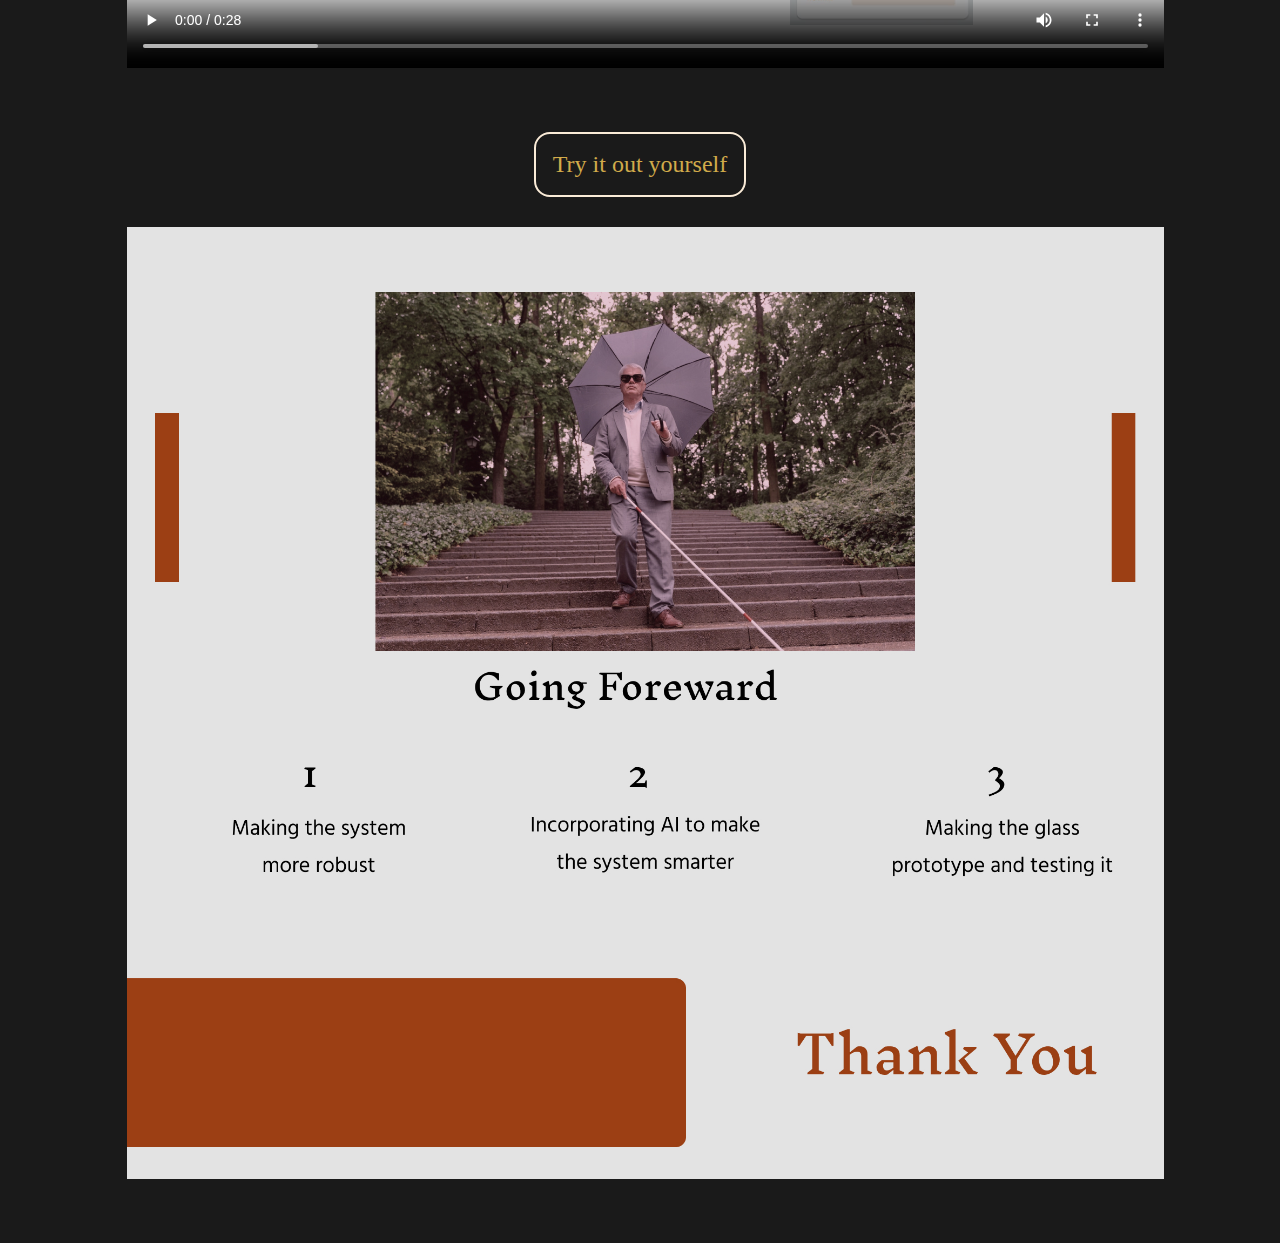
<file: cashReader.html>
<head>

    <meta charset="UTF-8"/>
    <meta name="viewport" content="width=device, initial-scale=1.0">
    <meta http-equiv="X-UA-Compatible" content="ie-edge"/>

    <title>
        Prakriti Mukherjee - Assisstive Technology 
    </title>
    <link rel="shortcut icon" href="img/favicon.ico" type="image/x-icon">

    <link rel="stylesheet" href="b9_cashreader/cashReader.css"/>
    <!-- <link rel="stylesheet" href="https://unpkg.com/swiper/swiper-bundle.min.css"/> -->
    </head>

    <body>
        <nav>
            <div class="logo">PRAKRITI</div>
            <div class="nav-links">
                <ul>
                    
                    <li><a href="index.html#work">WORK</a></li>
                    <li><a href="resume.html" >RESUME</a></li>
                   <img src="img/linkedIcon.png" alt="social" onclick="location.href='https://www.linkedin.com/in/prakriti-mukherjee-b47a65189/'"> 

                </ul>
            </div>
        </nav>


<!-- bannrer -->

<!-- part 2 -->




<div id="seg1" class="square"></div>



<!-- The indexing menu part 1 -->

<div id="mySidebar" class="sidebar">
    <a href="javascript:void(0)" class="closebtn" onclick="closeNav()">×</a>
    <h2>INDEX</h2>
    <a href="#seg1">Cover</a>  <!-- done to square -->
    <a href="#seg2">Project Outline</a>
    <a href="#seg3">Working</a>
    <a href="#seg4">Machine Learning</a>
    <a href="#seg5">Features</a>
    <a href="#seg6">Major hurdle </a>
    <a href="#seg7">Solution</a>
    <a href="#seg8">Going Foreward</a>
    


  </div>



<div id="main">
    <button id="mainbtn" class="openbtn" onclick="openNav()">☰  
    </button>  



<!-- end of indexing -->


<div class="slides" >
 
<img id="seg1" src="b9_cashreader/img/slide1.jpg" alt="banner">
<img id="seg2" src="b9_cashreader/img/slide2.jpg">
<img id="seg3" src="b9_cashreader/img/slide3.jpg">
<img id="seg4" src="b9_cashreader/img/slide4.jpg">
<img  src="b9_cashreader/img/slide5.jpg">
<img id="seg5" src="b9_cashreader/img/slide6.jpg">
<img id="seg6" src="b9_cashreader/img/slide7.jpg">
<img id="seg7" src="b9_cashreader/img/slide8.jpg">
<video controls>
<source src="b9_cashreader/vid/cashReader.mp4" type="video/mp4"/>
<source src="b9_cashreader/vid/cashReader.ogg" type="video/ogg" />
</video> 
</div>

<div class="back" onclick="location.href='https://teachablemachine.withgoogle.com/models/qt5NTdZnA/'" target="_blank">
    <div class="backtext">
        Try it out yourself
    </div></div>

<div class="slides" >  
<img id="seg8" src="b9_cashreader/img/slide9.jpg">





<!-- <img id="seg7" src="b1_golden/images/Slide21.SVG">
<img id="seg8" src="b1_golden/images/Slide22.SVG">
<img src="b1_golden/images/Slide24.SVG">
<img src="b1_golden/images/Slide23.SVG"> -->
 

</div>



    </body>



<script>

    
// <!-- for side index -->
    function openNav() {
      document.getElementById("mySidebar").style.width = "200px";
    //   document.getElementById("main").style.marginLeft = "20px";
    document.getElementById("mainbtn").style.visibility = "hidden";
    

    }
    
    function closeNav() {
      document.getElementById("mySidebar").style.width = "0";
      document.getElementById("main").style.marginLeft= "0";
      document.getElementById("mainbtn").style.visibility = "visible";
      
    }
    </script>



    </html>
</file>
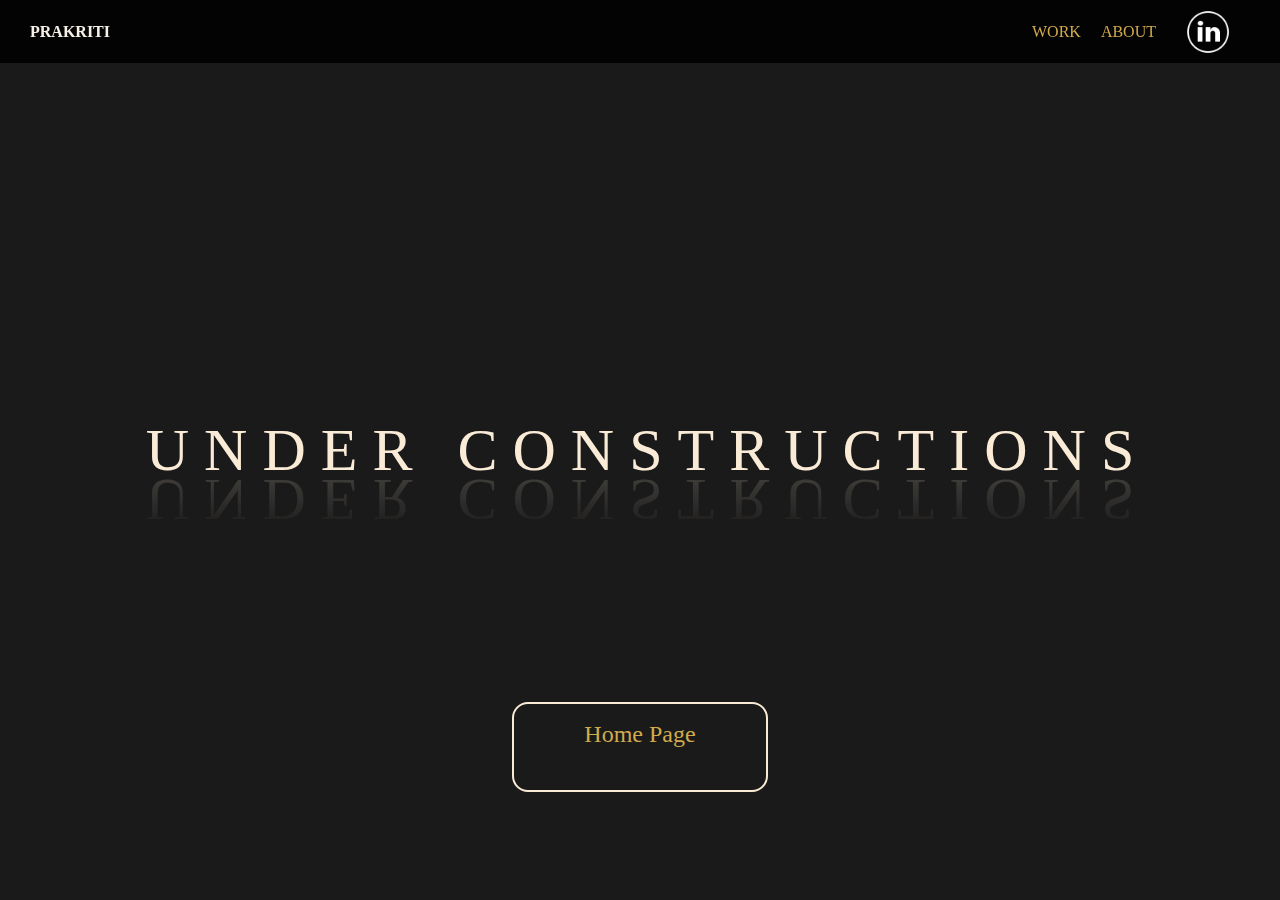
<file: construction.html>
<head>

    <meta charset="UTF-8"/>
    <meta name="viewport" content="width=device, initial-scale=1.0">
    <meta http-equiv="X-UA-Compatible" content="ie-edge"/>

    <title>
        Prakriti Mukherjee
    </title>
        <link rel="shortcut icon" href="img/favicon.ico" type="image/x-icon">


    <link rel="stylesheet" href="construction/construction.css"/>
    <!-- <link rel="stylesheet" href="https://unpkg.com/swiper/swiper-bundle.min.css"/> -->

</head>
<body>
   
    <nav>
        <div class="logo">PRAKRITI</div>
        <div class="nav-links">
            <ul>
                <li><a href='index.html#work'">WORK</a></li>
                <li><a href='index.html#about'">ABOUT</a></li>
               <img src="img/linkedIcon.png" alt="social" onclick="location.href='https://www.linkedin.com/in/prakriti-mukherjee-b47a65189/'"> 

            </ul>
        </div>
    </nav>


    <div class="waviy">
        <span style="--i:1">U</span>
        <span style="--i:2">N</span>
        <span style="--i:3">D</span>
        <span style="--i:4">E</span>
        <span style="--i:5">R</span>
        <span style="--i:6"> &nbsp; </span>
        <span style="--i:7">C</span>
        <span style="--i:8">O</span>
        <span style="--i:9">N</span>
        <span style="--i:10">S</span>
        <span style="--i:11">T</span>
        <span style="--i:12">R</span>
        <span style="--i:13">U</span>
        <span style="--i:14">C</span>
        <span style="--i:15">T</span>
        <span style="--i:16">I</span>
        <span style="--i:17">O</span>
        <span style="--i:18">N</span>
        <span style="--i:19">S</span>
       











    </div>

<div class="back" onclick="location.href='index.html'">
   <div class="backtext">
       Home Page
   </div>

</div>

</body></html>
</file>
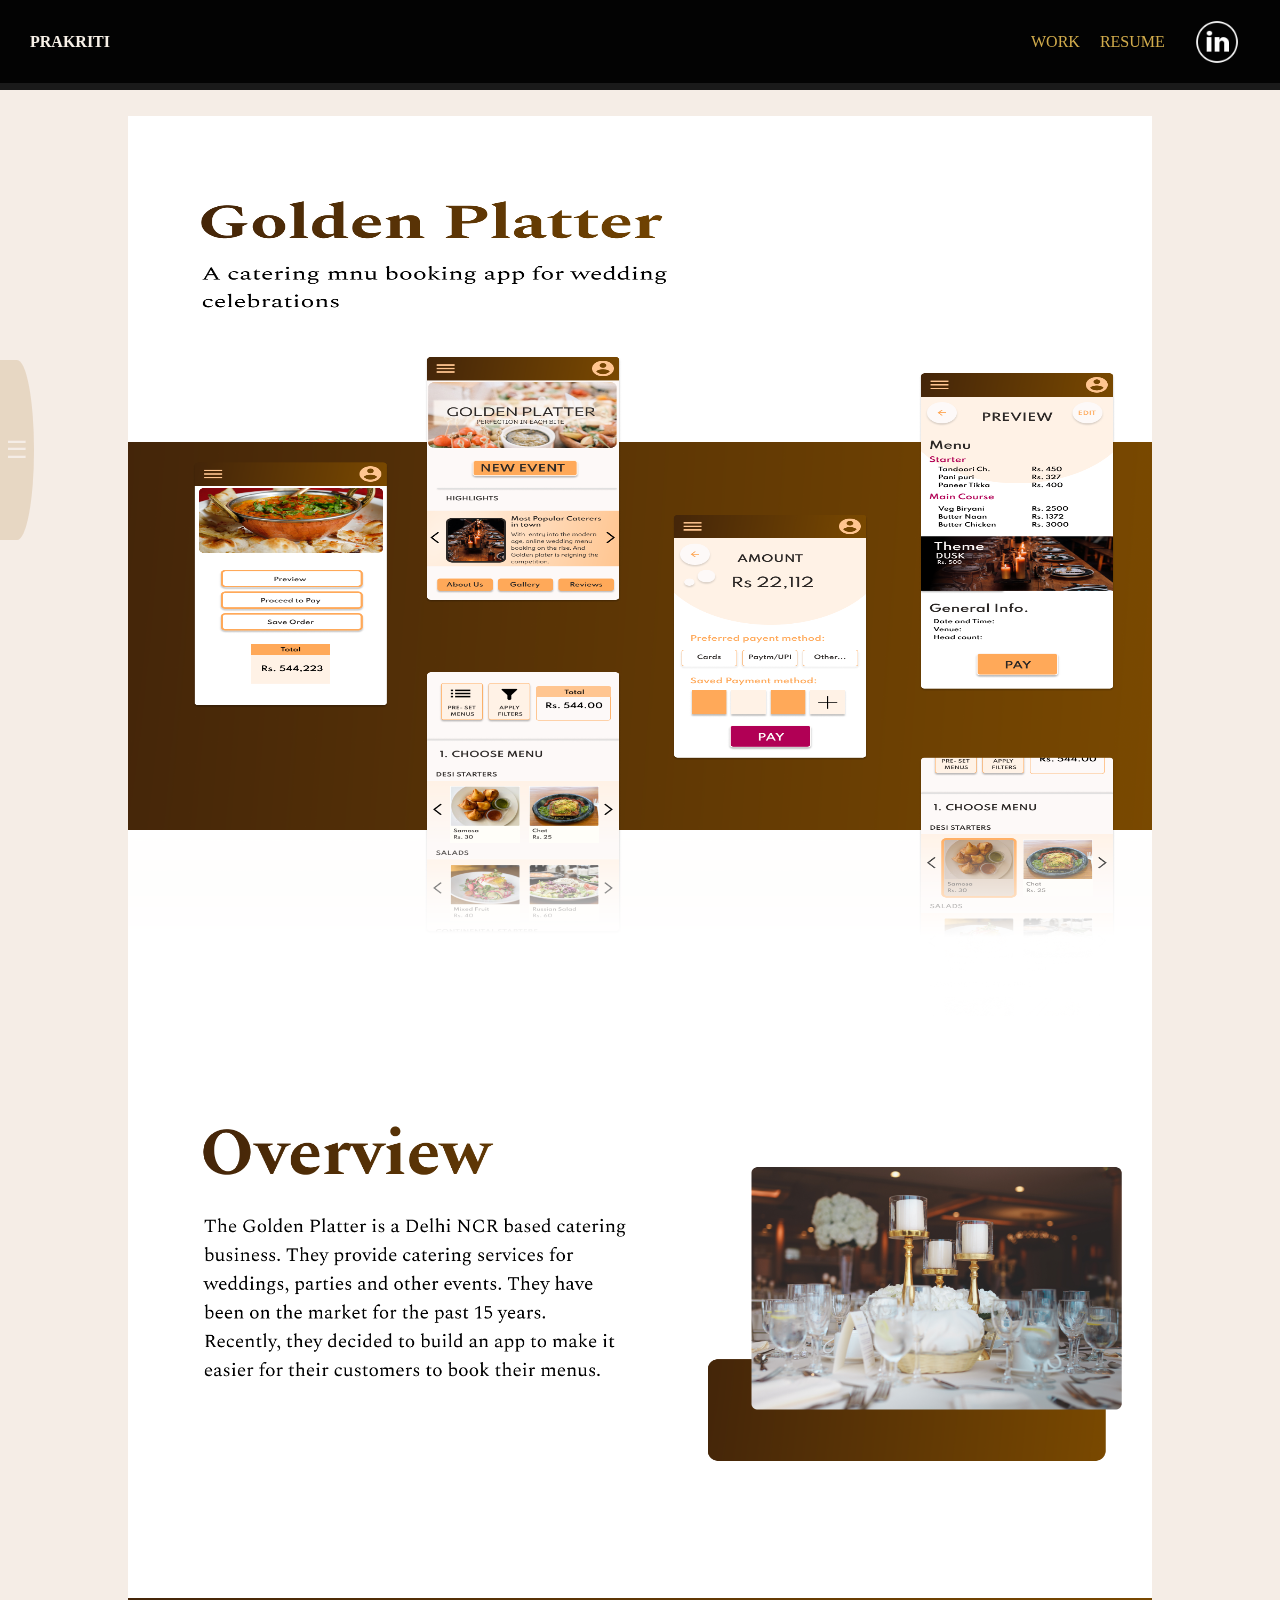
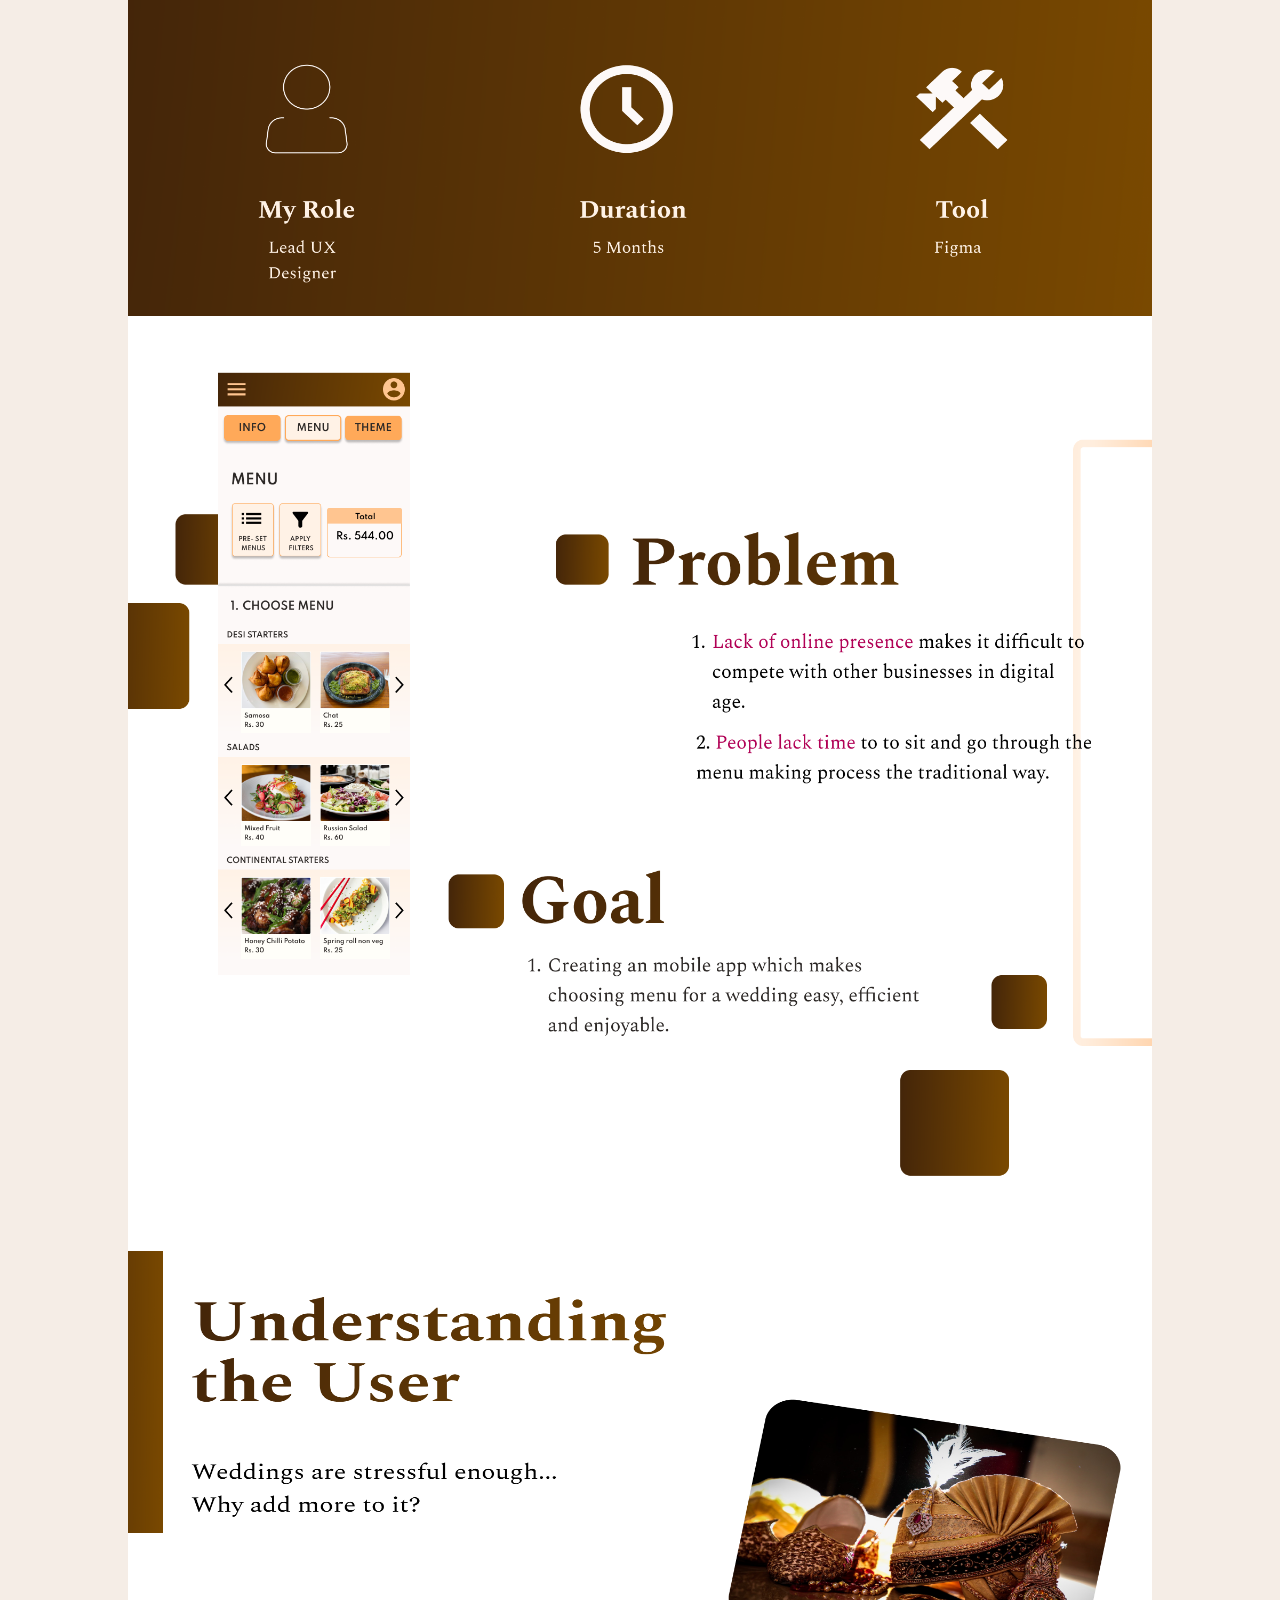
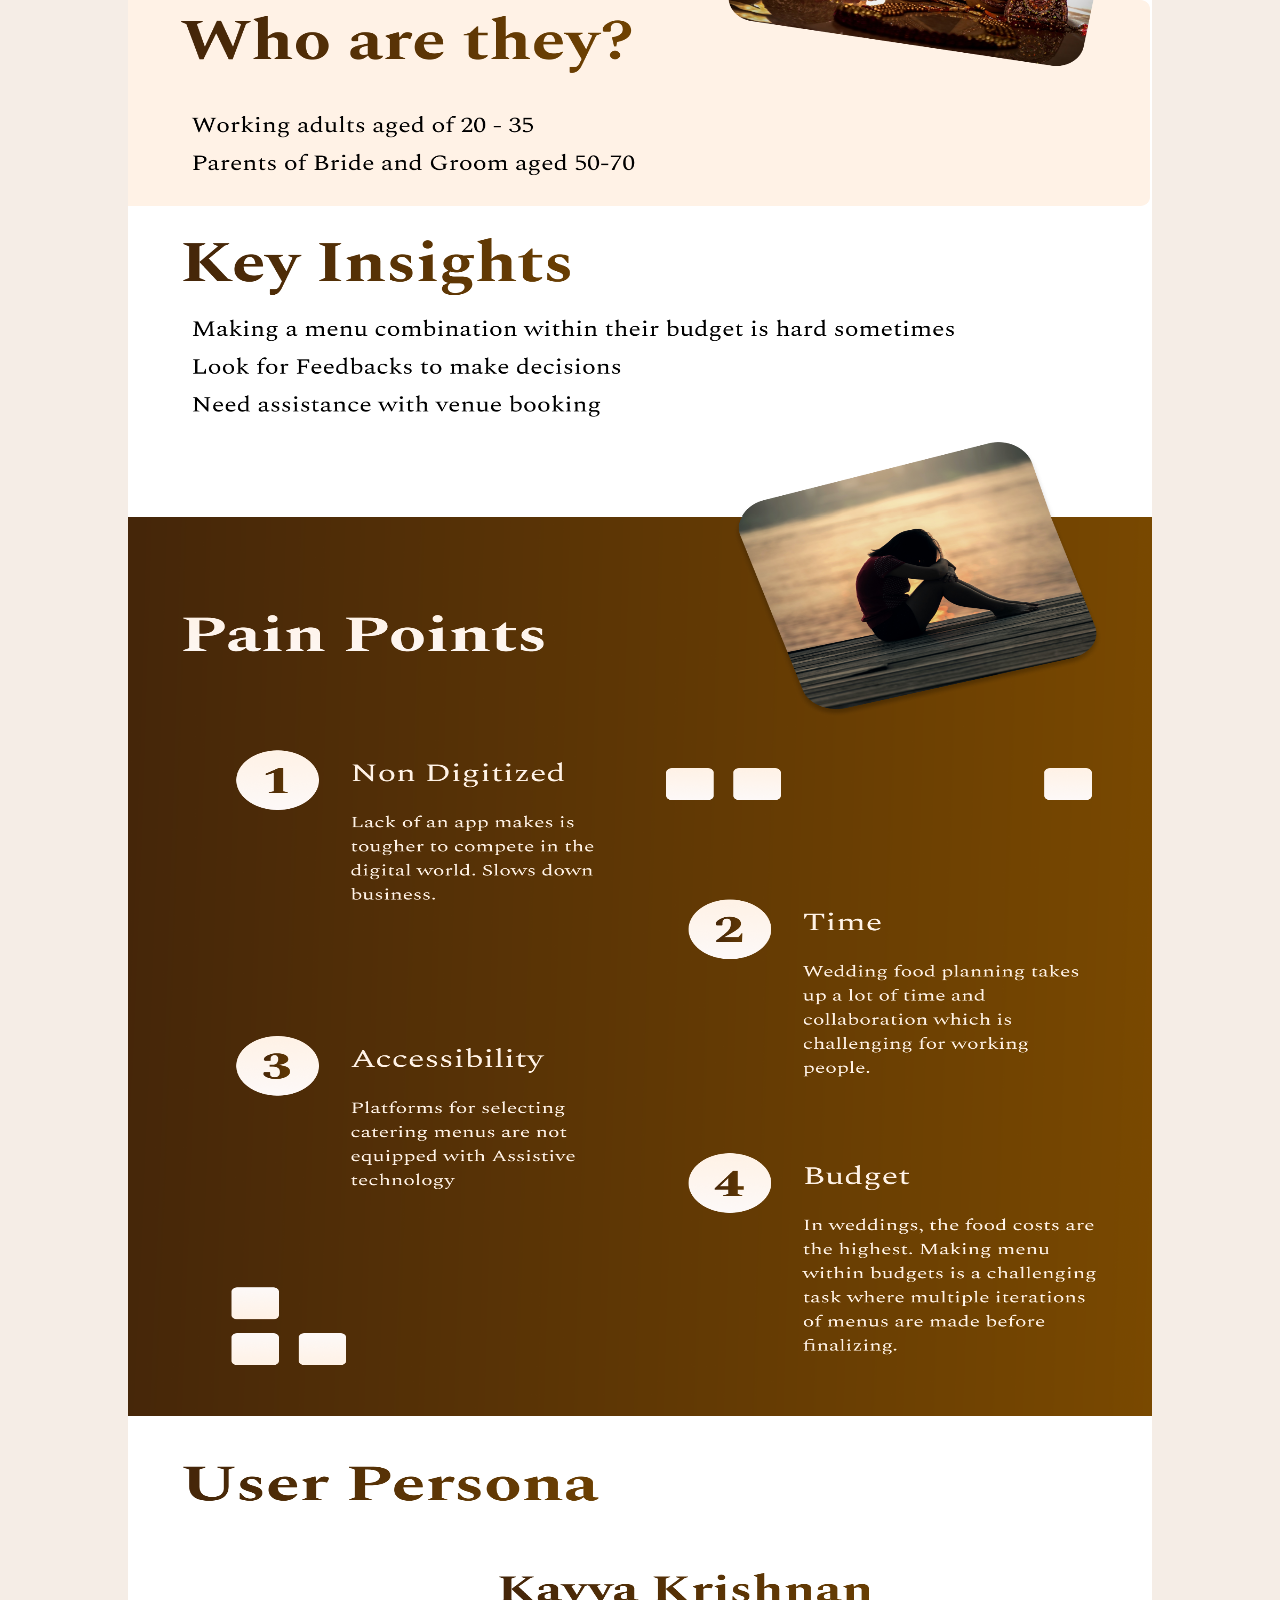
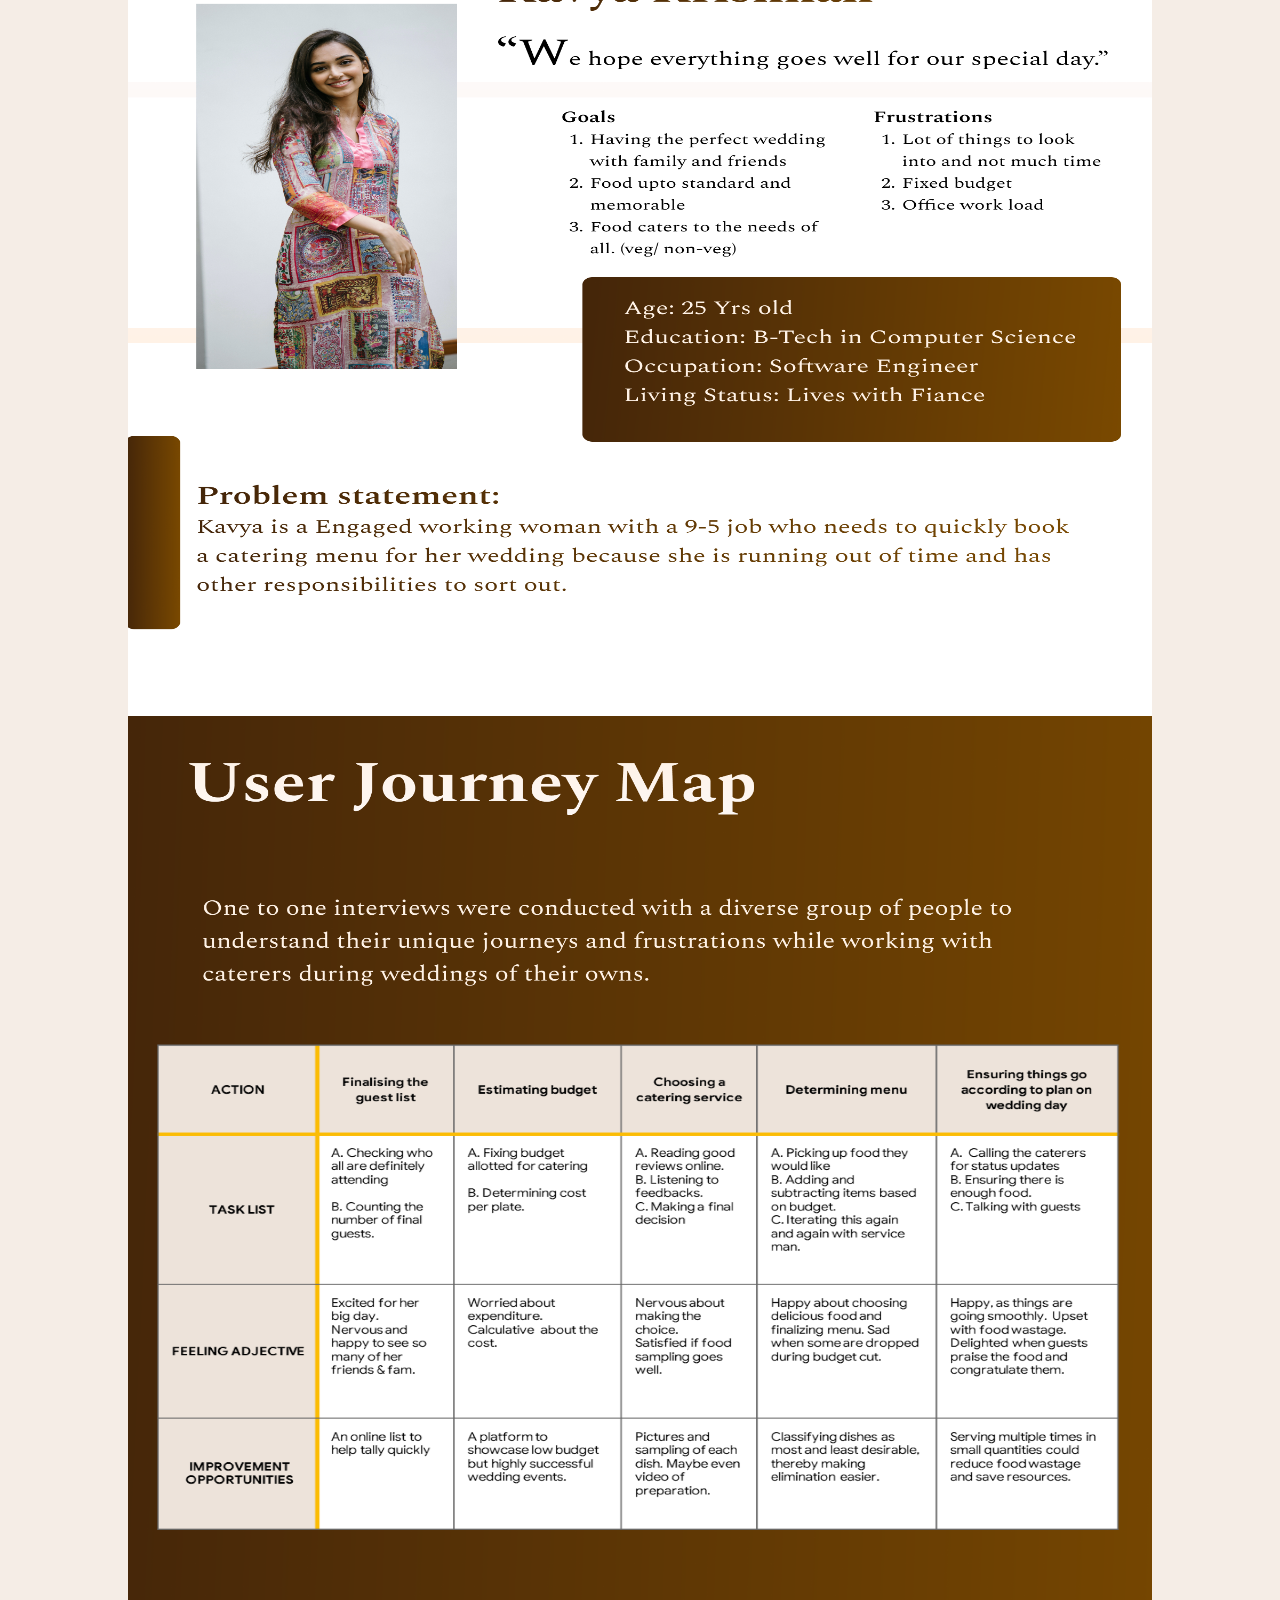
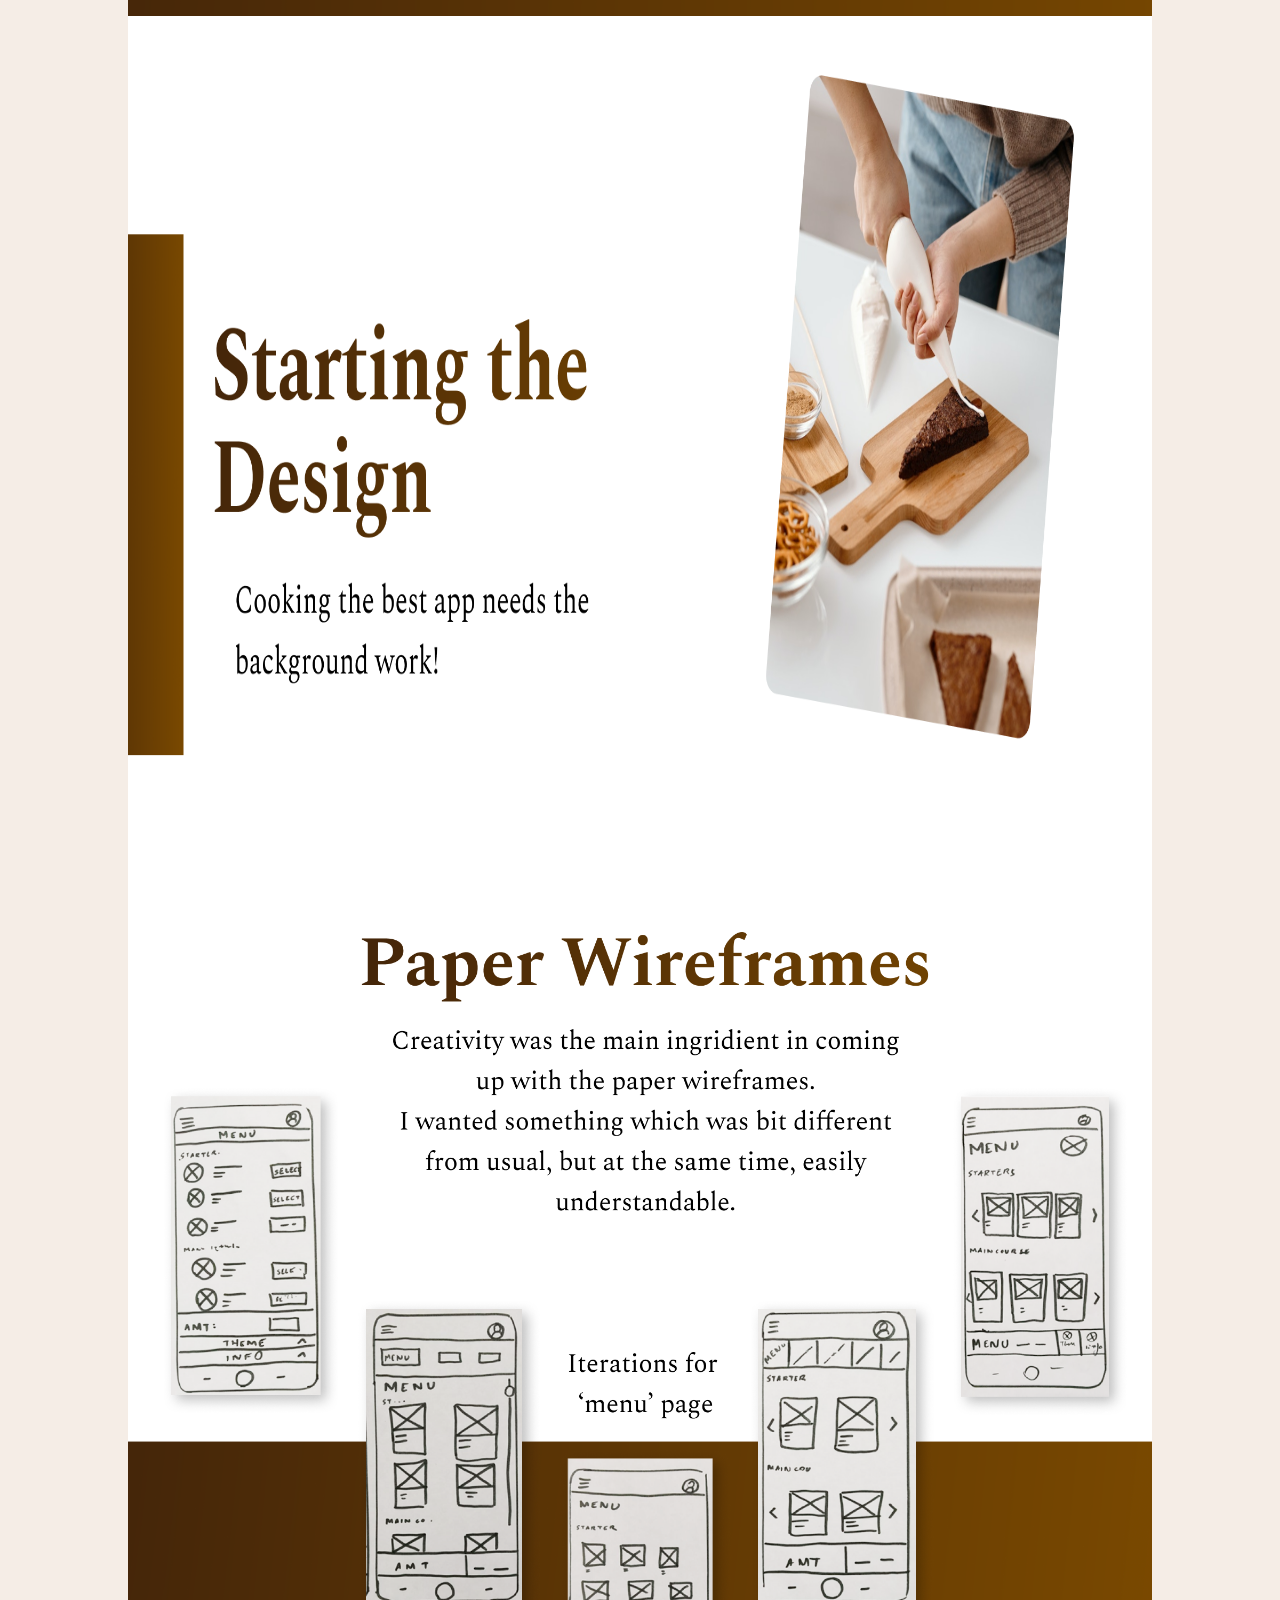
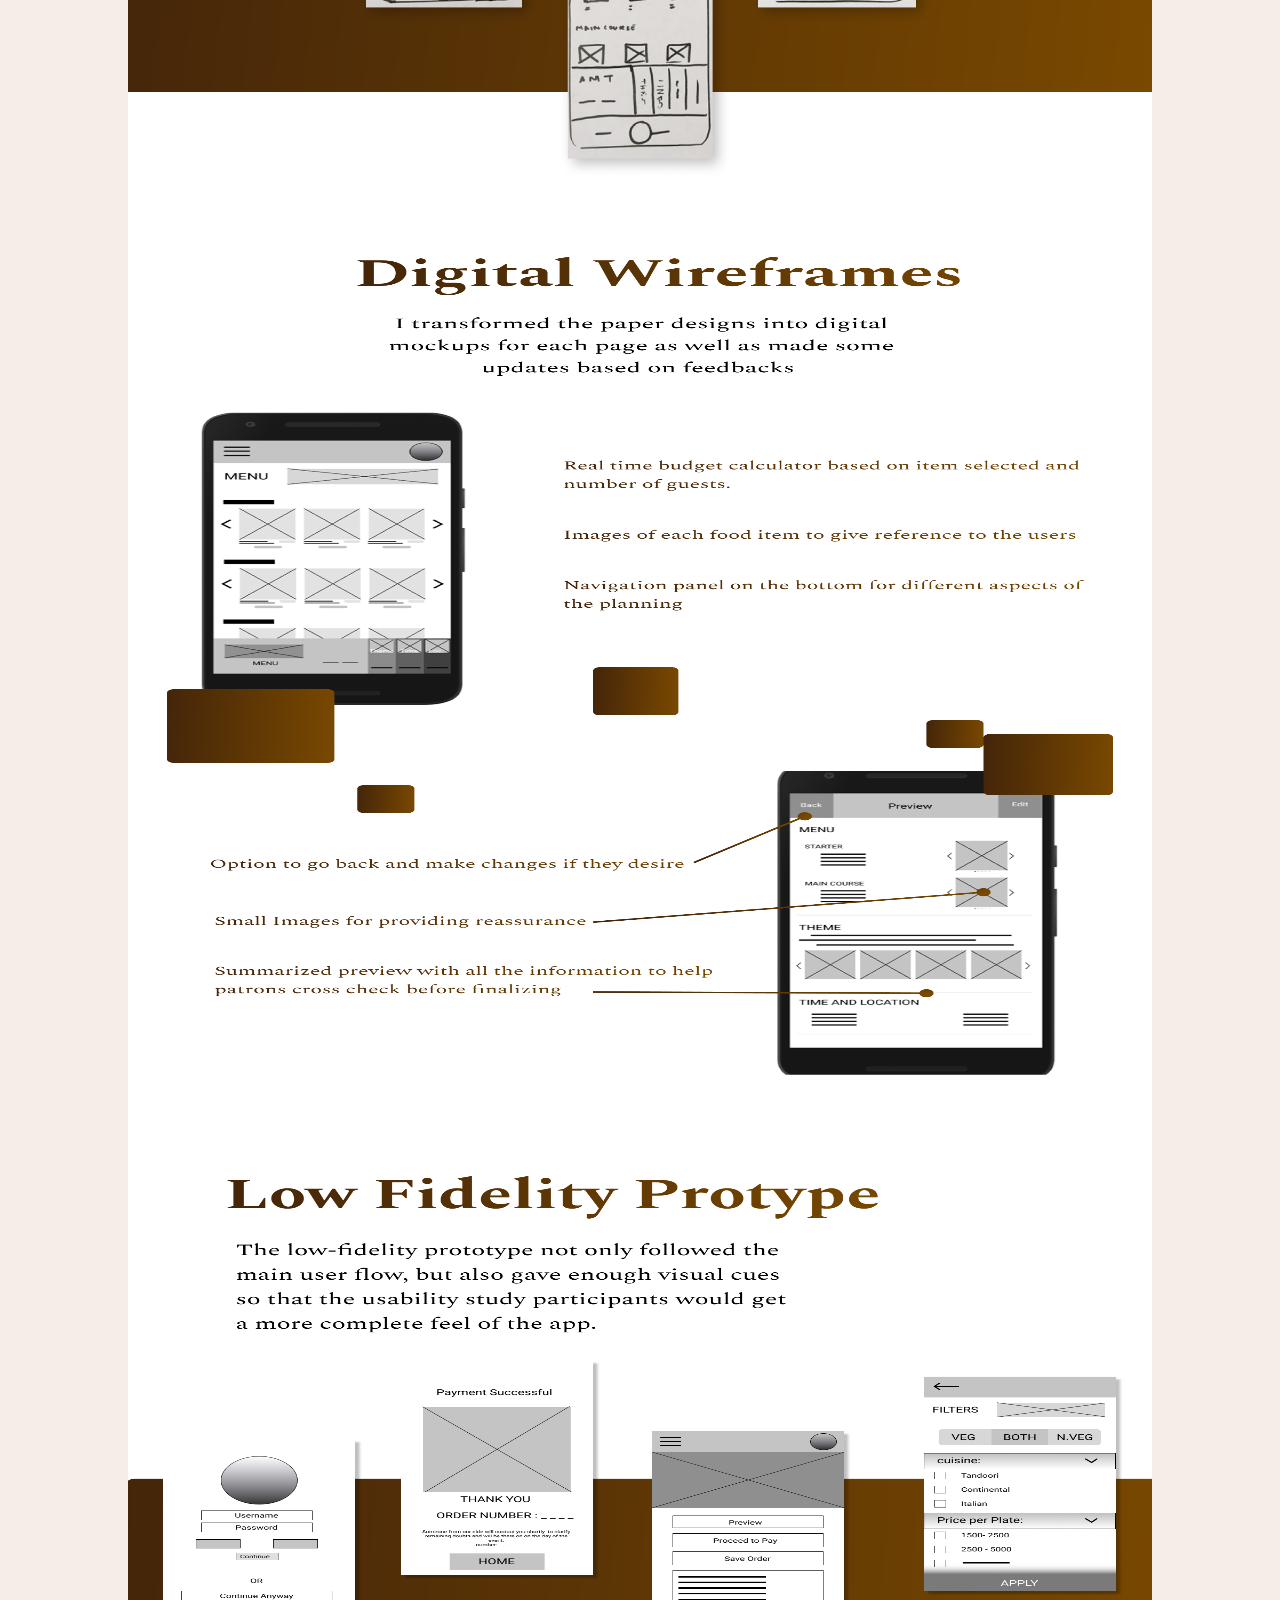
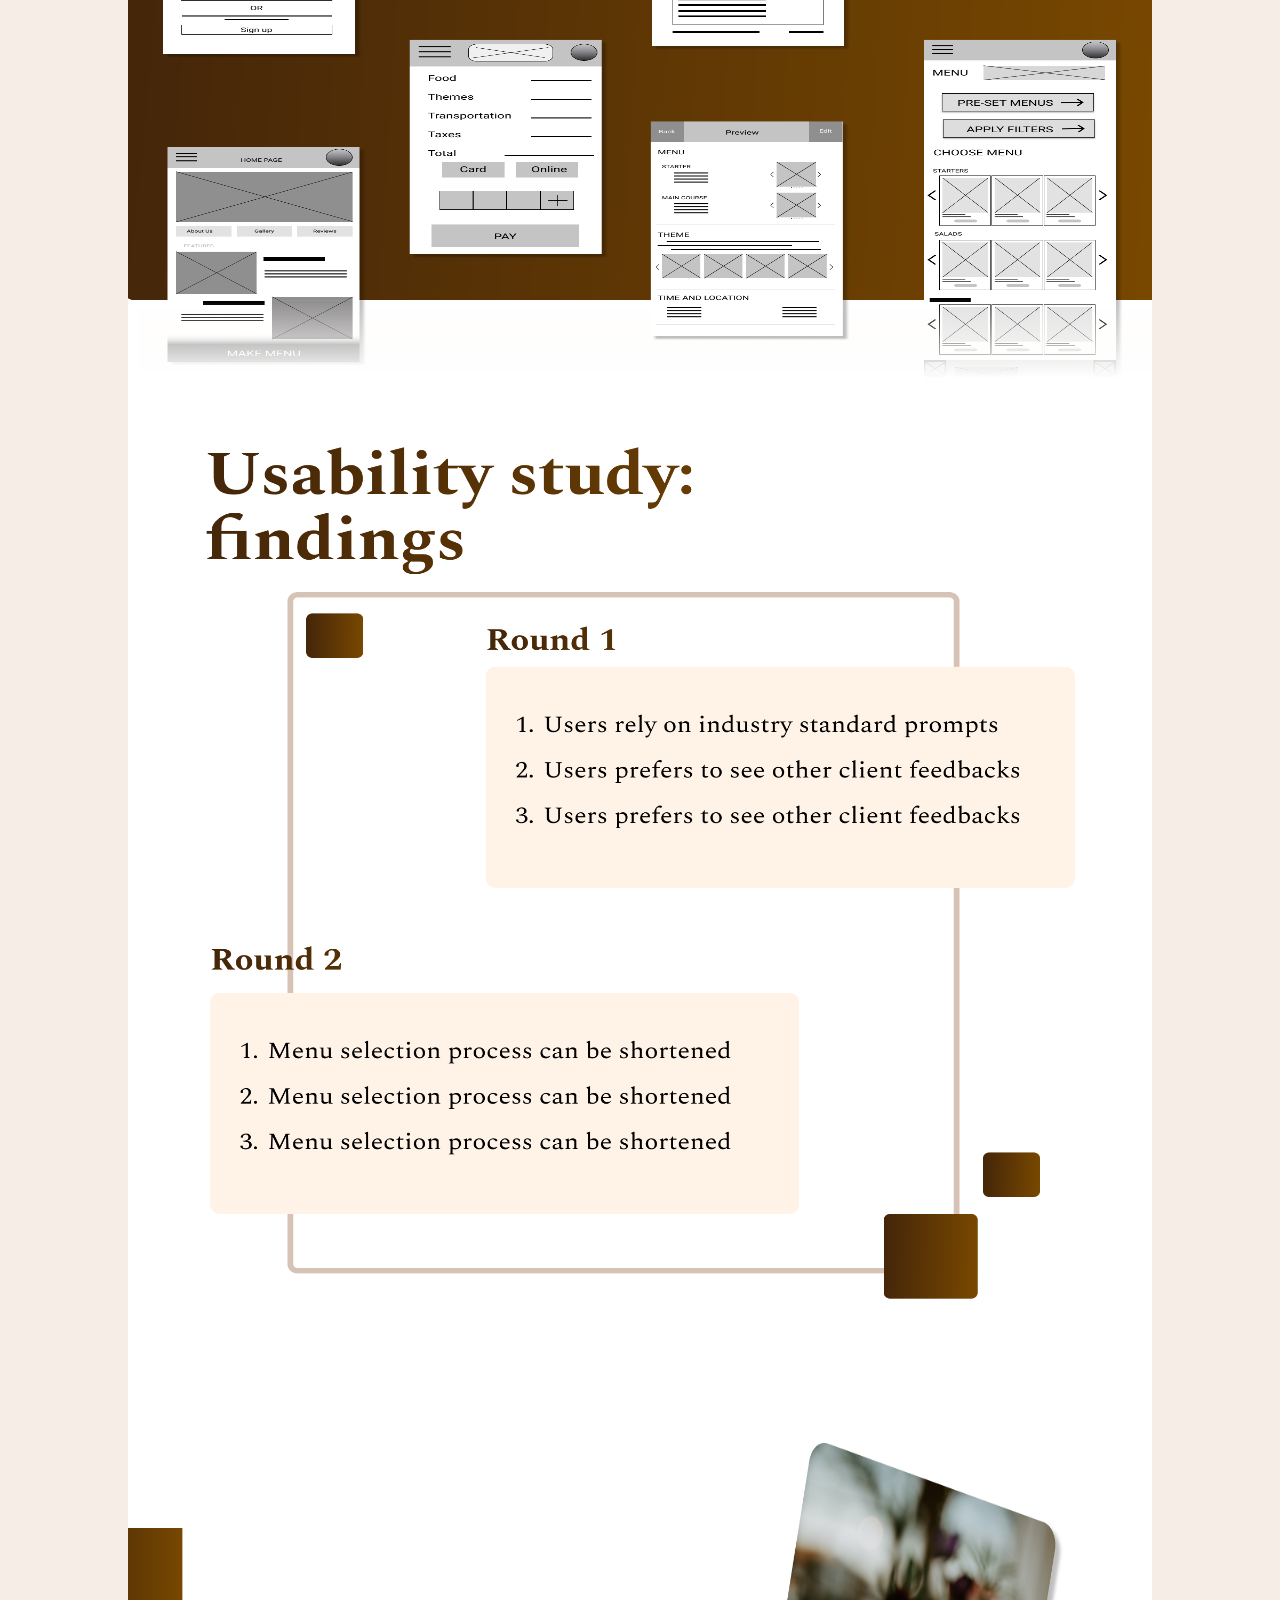
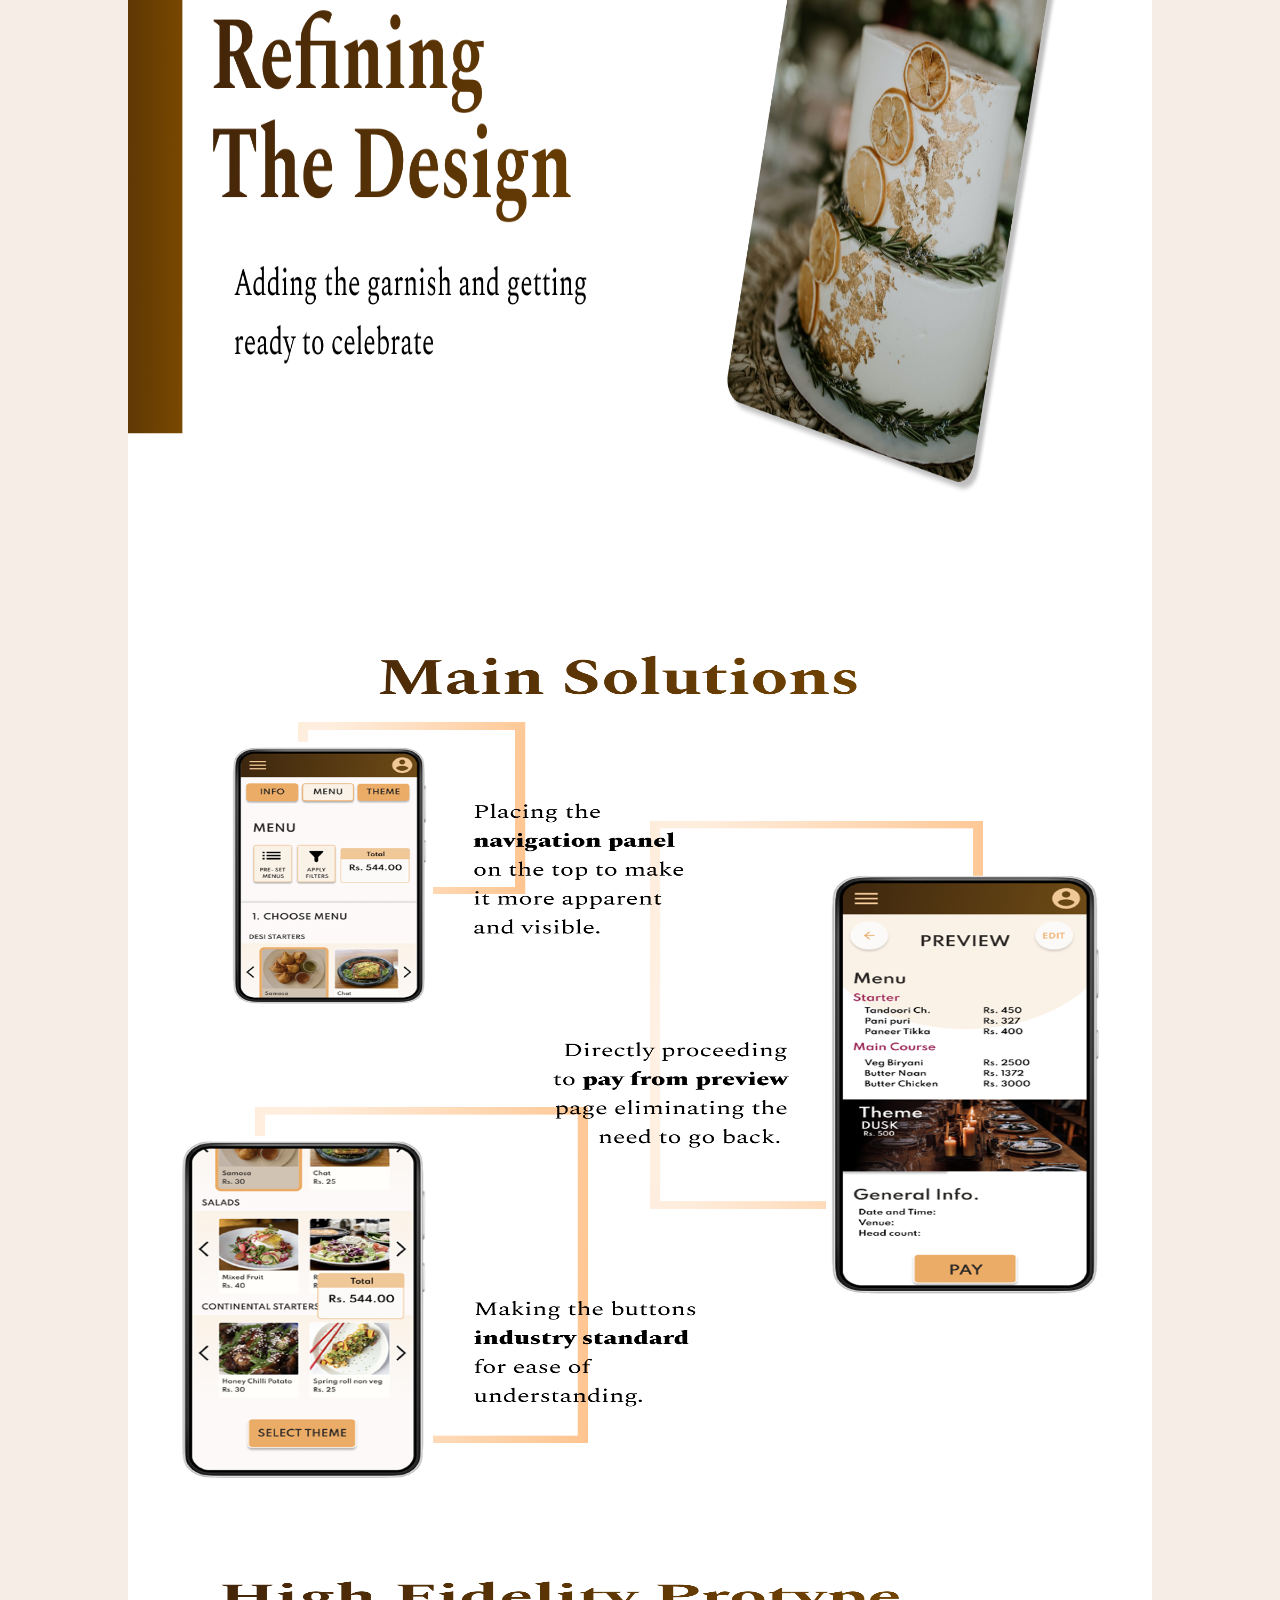
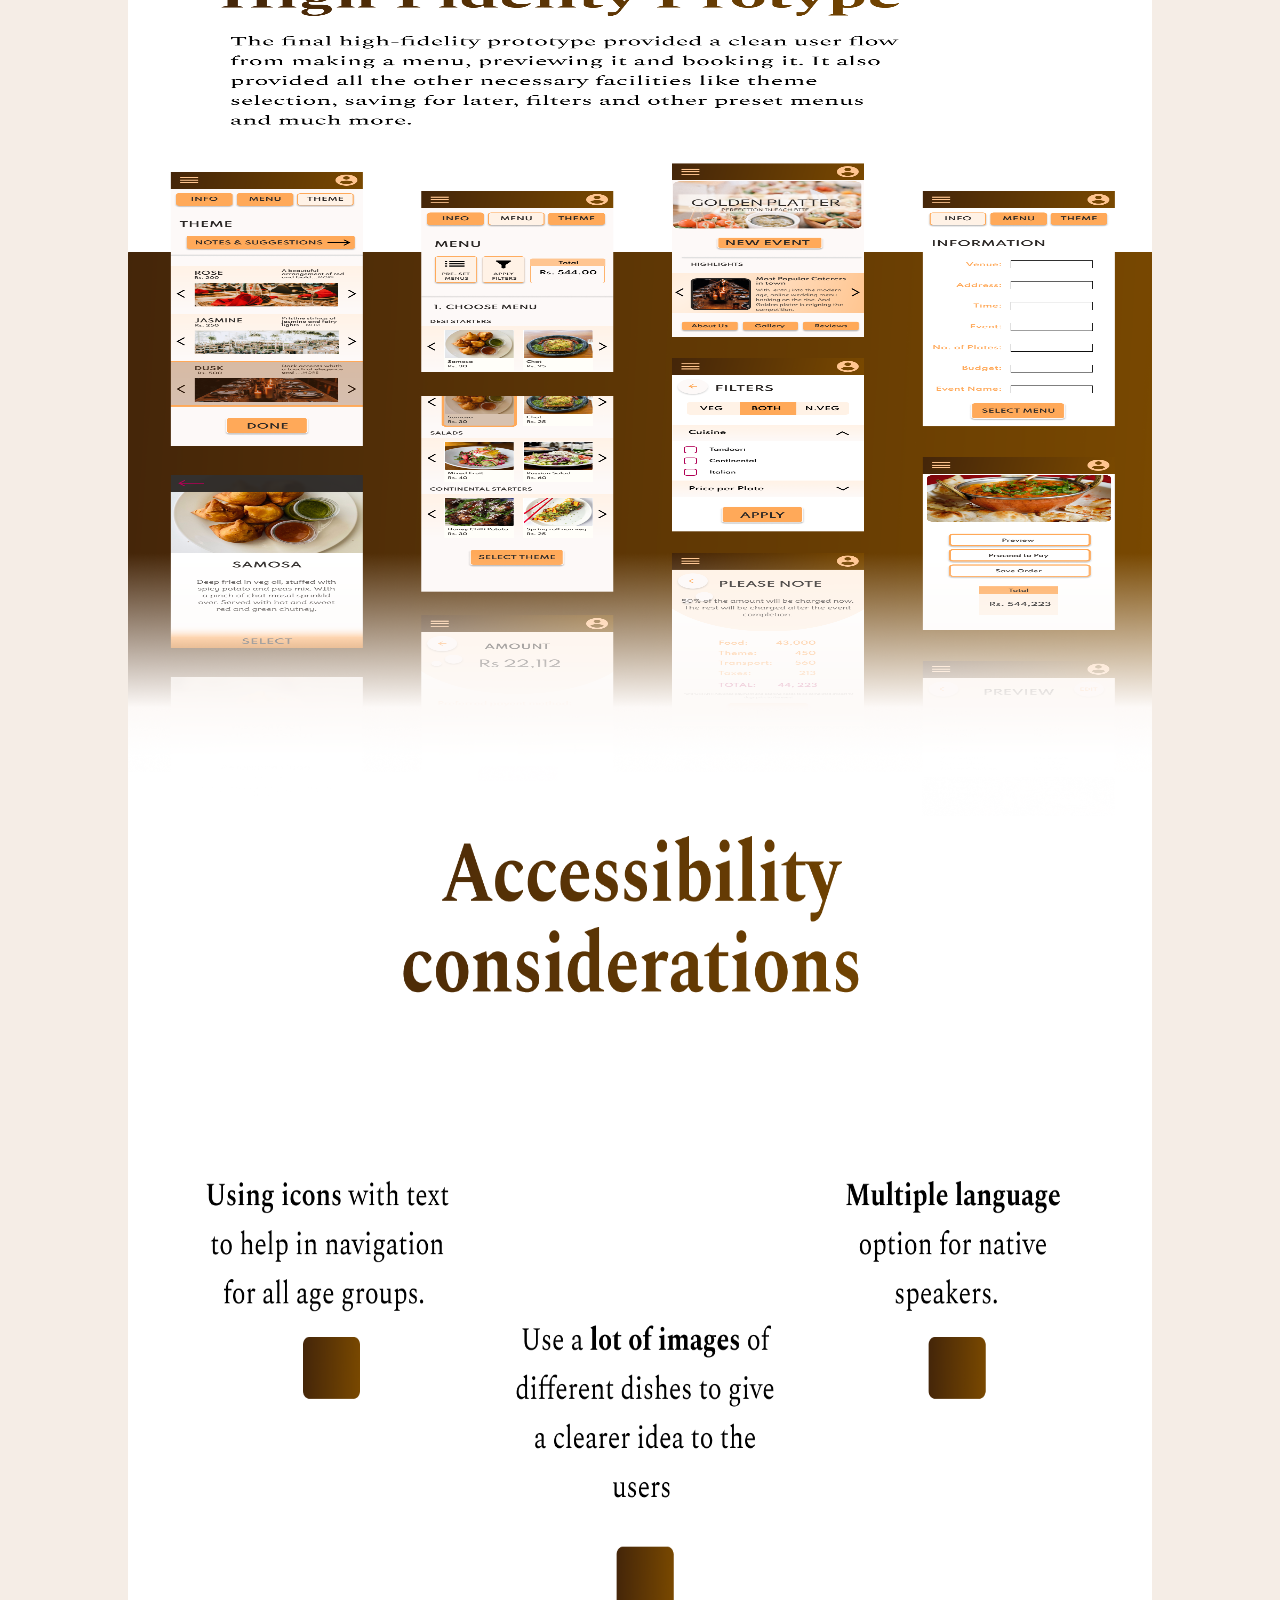
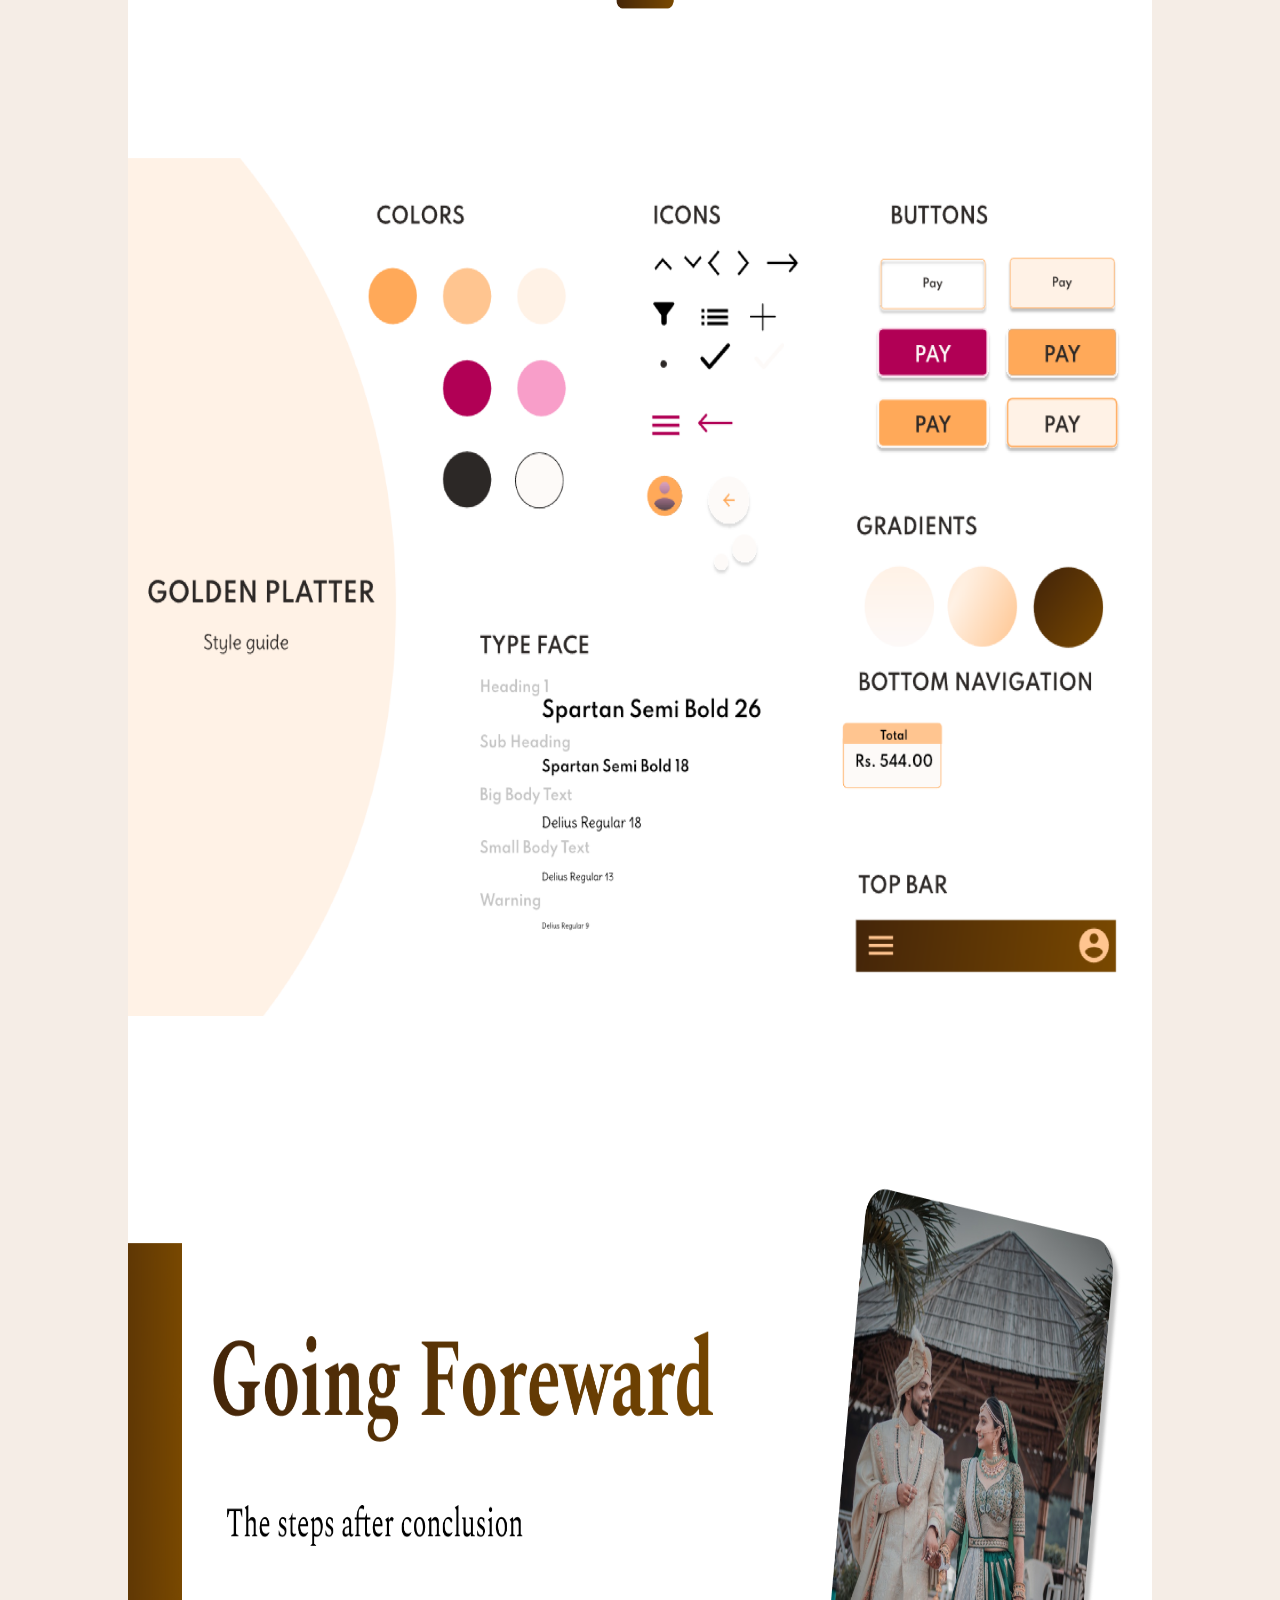
<file: goldenPlatter.html>
<head>

    <meta charset="UTF-8"/>
    <meta name="viewport" content="width=device, initial-scale=1.0">
    <meta http-equiv="X-UA-Compatible" content="ie-edge"/>

    <title>
        Prakriti Mukherjee
    </title>
    <link rel="shortcut icon" href="img/favicon.ico" type="image/x-icon">

    <link rel="stylesheet" href="b1_golden/goldenPlatter.css"/>
    <!-- <link rel="stylesheet" href="https://unpkg.com/swiper/swiper-bundle.min.css"/> -->
    </head>

    <body>
        <nav>
            <div class="logo">PRAKRITI</div>
            <div class="nav-links">
                <ul>
                    
                    <li><a href="index.html#work">WORK</a></li>
                    <li><a href="resume.html" >RESUME</a></li>
                   <img src="img/linkedIcon.png" alt="social" onclick="location.href='https://www.linkedin.com/in/prakriti-mukherjee-b47a65189/'"> 

                </ul>
            </div>
        </nav>


<!-- bannrer -->

<!-- part 2 -->




<div id="seg1" class="square"></div>



<!-- The indexing menu part 1 -->

<div id="mySidebar" class="sidebar">
    <a href="javascript:void(0)" class="closebtn" onclick="closeNav()">×</a>
    <h2>INDEX</h2>
    <a href="#seg1">Cover</a>  <!-- done to square -->
    <a href="#seg2">Project Overview</a>
    <a href="#seg3">User Research</a>
    <a href="#seg4">WireFrames And LoFi Mockup</a>
    <a href="#seg5">Usability Study Results</a>
    <a href="#seg6">High Fidelity Mockup </a>
    <a href="#seg7">Accessibility Considerations</a>
    <a href="#seg8">Going Foreward</a>
    


  </div>



<div id="main">
    <button id="mainbtn" class="openbtn" onclick="openNav()">☰  
    </button>  



<!-- end of indexing -->


<div class="slides" >
 
<img src="b1_golden/images3/Slide1.png" alt="banner">
<img id="seg2" src="b1_golden/images3/Slide2.png">
<img src="b1_golden/images3/slide3.png">
<img id="seg3" src="b1_golden/images3/Slide4.png">
<img src="b1_golden/images3/Slide5.png">
<img src="b1_golden/images3/Slide6.png">
<img src="b1_golden/images3/Slide7.png">
<img id="seg4" src="b1_golden/images3/Slide8.png">
<img src="b1_golden/images3/Slide9.png">
<img src="b1_golden/images3/Slide10.png">
<img src="b1_golden/images3/Slide11.png">
<img id="seg5" src="b1_golden/images3/Slide12.png">
<img id="seg6" src="b1_golden/images3/Slide13.png">
<img src="b1_golden/images3/Slide14.png">
<img src="b1_golden/images3/Slide15.png">
<img id="seg7" src="b1_golden/images3/Slide16.png">
<img src="b1_golden/images3/Slide17.png">
<img id="seg8" src="b1_golden/images3/Slide18.png">
<img src="b1_golden/images3/Slide19.png">
<img src="b1_golden/images3/Slide20.png">


<!-- <img id="seg7" src="b1_golden/images/Slide21.SVG">
<img id="seg8" src="b1_golden/images/Slide22.SVG">
<img src="b1_golden/images/Slide24.SVG">
<img src="b1_golden/images/Slide23.SVG"> -->
 

</div>



    </body>



<script>

    
// <!-- for side index -->
    function openNav() {
      document.getElementById("mySidebar").style.width = "200px";
    //   document.getElementById("main").style.marginLeft = "20px";
    document.getElementById("mainbtn").style.visibility = "hidden";
    

    }
    
    function closeNav() {
      document.getElementById("mySidebar").style.width = "0";
      document.getElementById("main").style.marginLeft= "0";
      document.getElementById("mainbtn").style.visibility = "visible";
      
    }
    </script>



    </html>
</file>
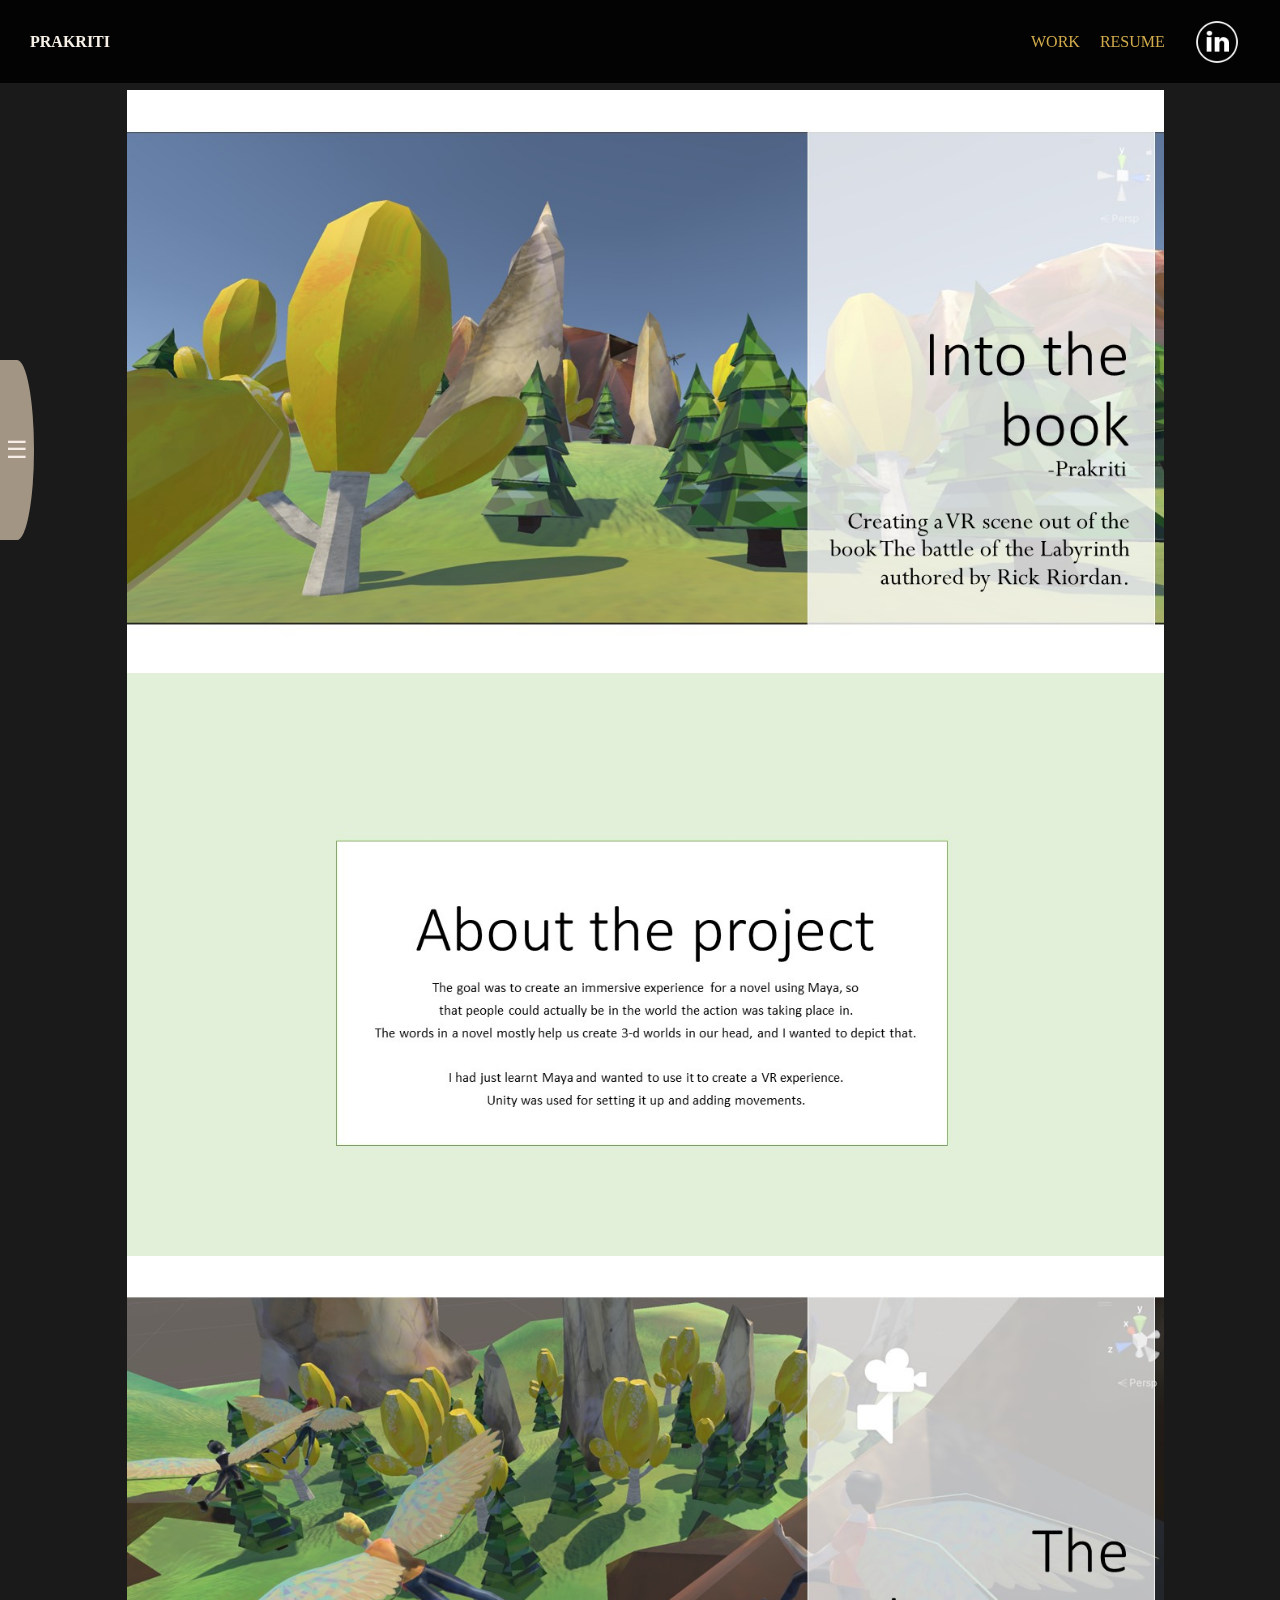
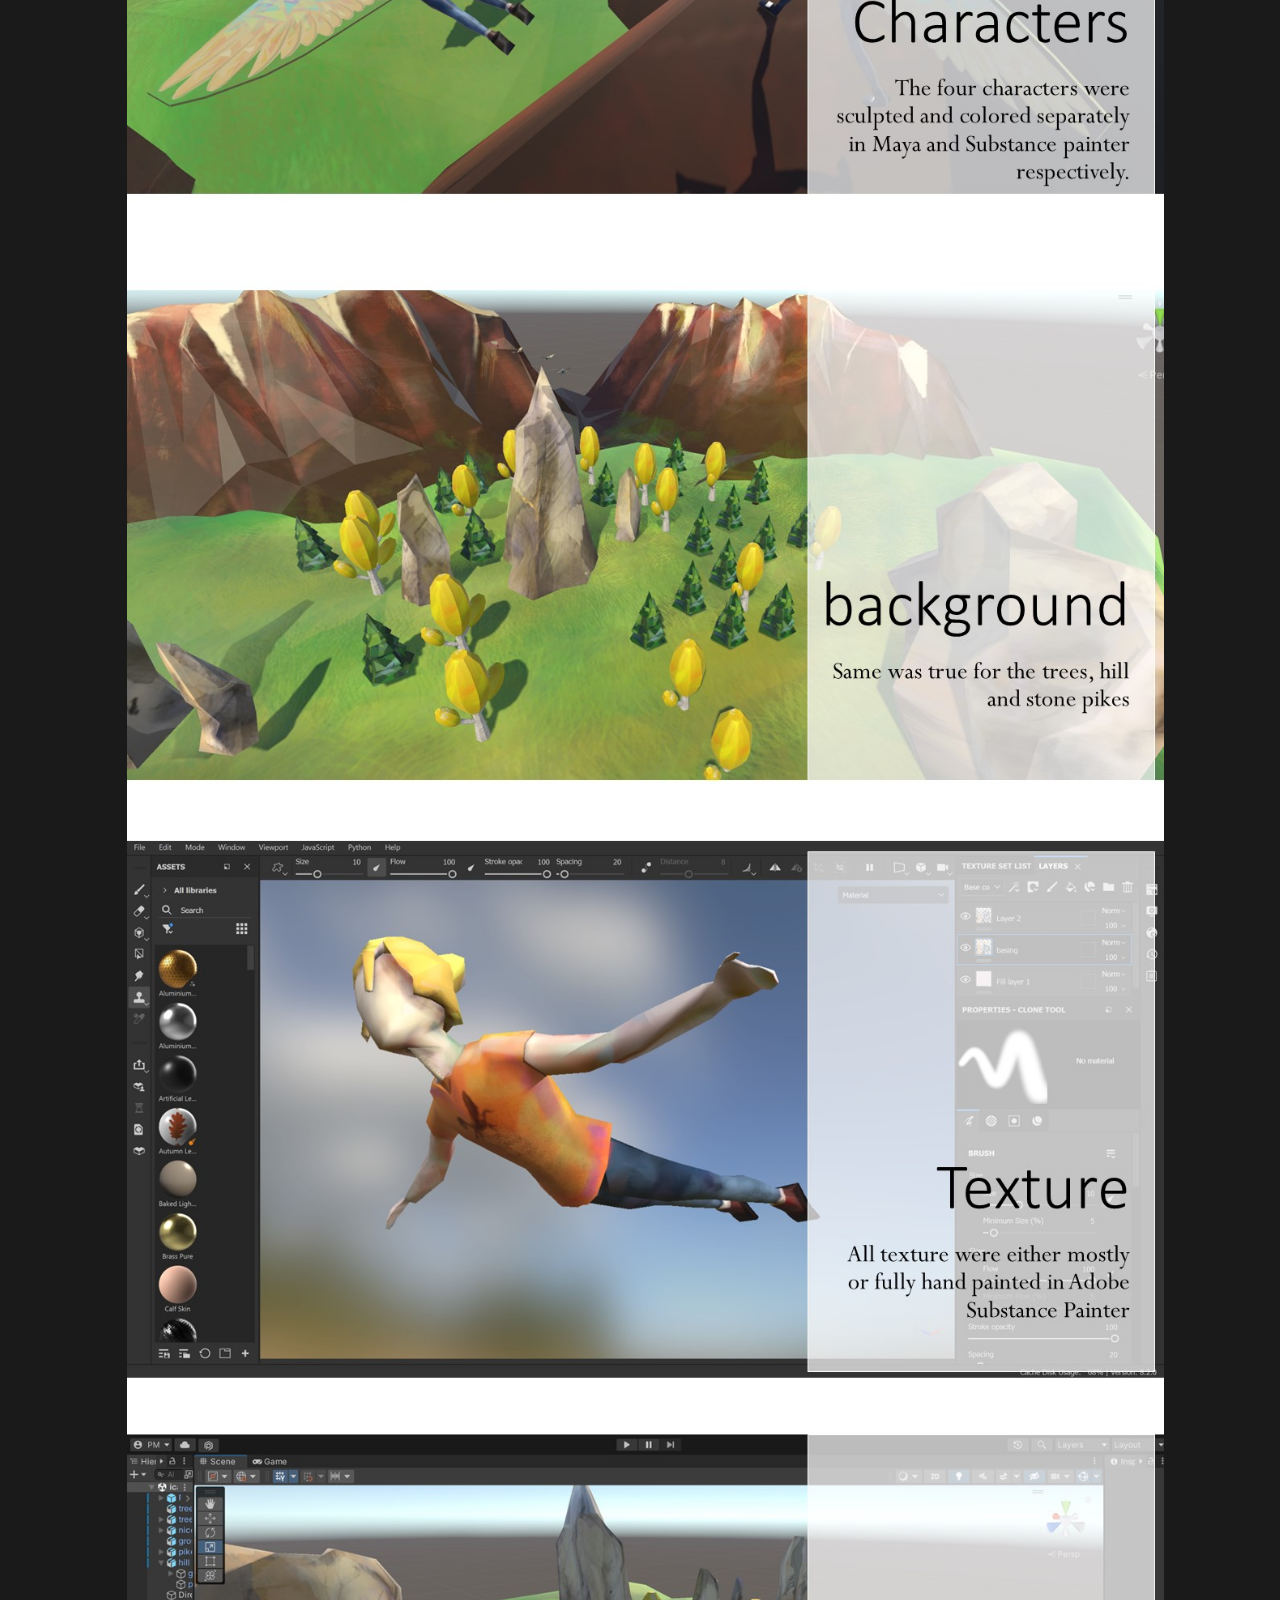
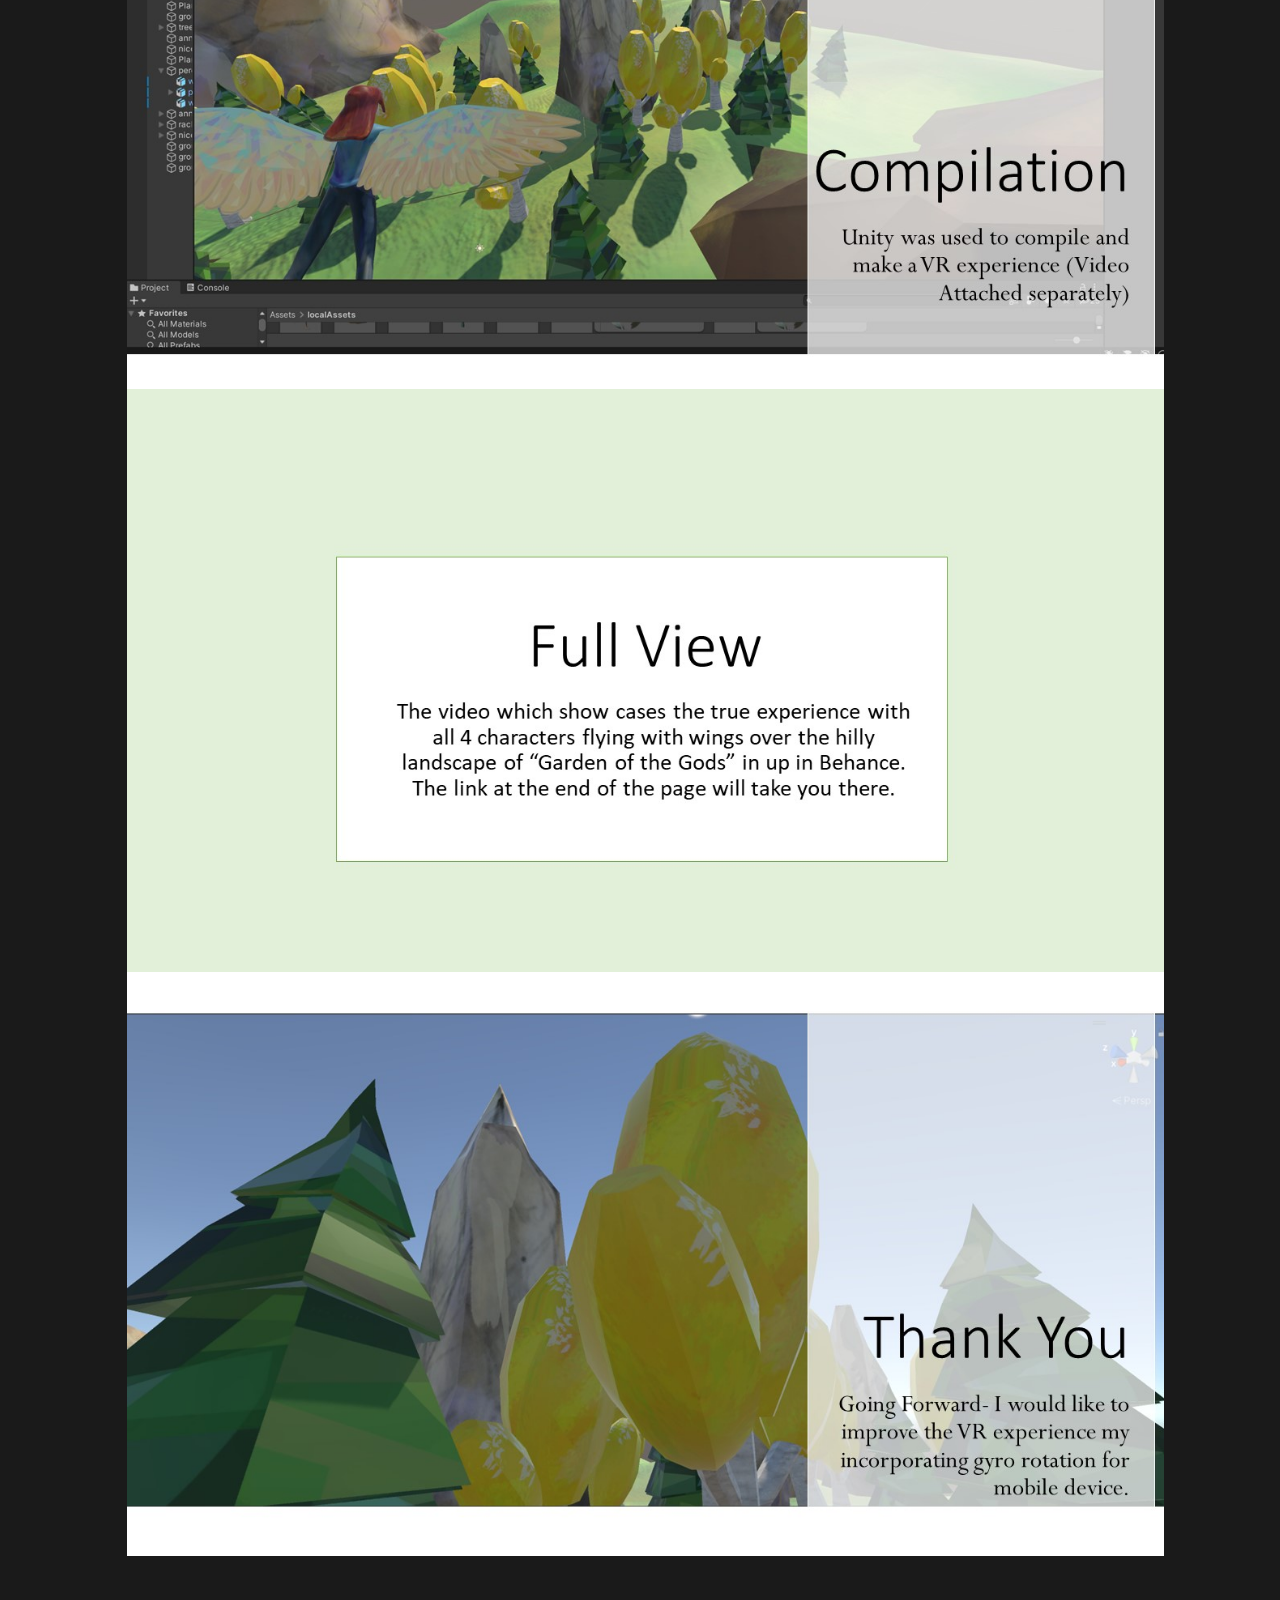
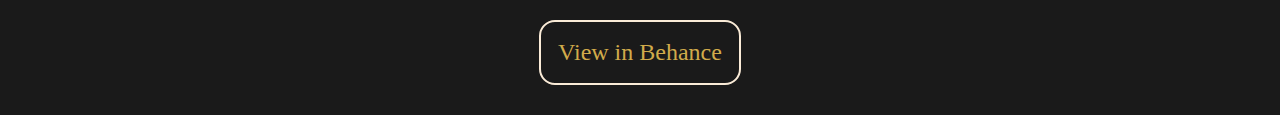
<file: icarus.html>
<head>

    <meta charset="UTF-8"/>
    <meta name="viewport" content="width=device, initial-scale=1.0">
    <meta http-equiv="X-UA-Compatible" content="ie-edge"/>

    <title>
        Prakriti Mukherjee - Icarus 
    </title>
    <link rel="shortcut icon" href="img/favicon.ico" type="image/x-icon">

    <link rel="stylesheet" href="b5_icarus/icarus.css"/>
    <!-- <link rel="stylesheet" href="https://unpkg.com/swiper/swiper-bundle.min.css"/> -->
    </head>

    <body>
        <nav>
            <div class="logo">PRAKRITI</div>
            <div class="nav-links">
                <ul>
                    
                    <li><a href="index.html#work">WORK</a></li>
                    <li><a href="resume.html" >RESUME</a></li>
                   <img src="img/linkedIcon.png" alt="social" onclick="location.href='https://www.linkedin.com/in/prakriti-mukherjee-b47a65189/'"> 

                </ul>
            </div>
        </nav>


<!-- bannrer -->

<!-- part 2 -->




<div id="seg1" class="square"></div>



<!-- The indexing menu part 1 -->

<div id="mySidebar" class="sidebar">
    <a href="javascript:void(0)" class="closebtn" onclick="closeNav()">×</a>
    <h2>INDEX</h2>
    <a href="#seg1">Cover</a>  <!-- done to square -->
    <a href="#seg2">Project Outline</a>
    <a href="#seg3">Character</a>
    <a href="#seg4">Backgrond</a>
    <a href="#seg5">Texture</a>
    <a href="#seg6">Compilation</a>
    <!-- <a href="#seg7">Solution</a> -->
    <a href="#seg8">Going Foreward</a>
    


  </div>



<div id="main">
    <button id="mainbtn" class="openbtn" onclick="openNav()">☰  
    </button>  



<!-- end of indexing -->


<div class="slides" >
 
<img id="seg1" src="b5_icarus/img/Slide1.JPG" alt="banner">
<img id="seg2" src="b5_icarus/img/Slide2.JPG">
<img id="seg3" src="b5_icarus/img/Slide3.JPG">
<img id="seg4" src="b5_icarus/img/Slide4.JPG">
<img id="seg5" src="b5_icarus/img/Slide5.JPG">
<img id="seg6" src="b5_icarus/img/Slide6.JPG">
<img id="seg7" src="b5_icarus/img/Slide7.JPG">
<img id="seg8" src="b5_icarus/img/Slide8.JPG"> 
</div>

<!-- <img id="seg7" src="b1_golden/images/Slide21.SVG">
<img id="seg8" src="b1_golden/images/Slide22.SVG">
<img src="b1_golden/images/Slide24.SVG">
<img src="b1_golden/images/Slide23.SVG"> -->
 

</div>

<div class="back" onclick="location.href='https://www.behance.net/gallery/157415845/A-VR-experience-using-Maya-and-Unity'" target="_blank">
    <div class="backtext">
        View in Behance
    </div></div>

    </body>



<script>

    
// <!-- for side index -->
    function openNav() {
      document.getElementById("mySidebar").style.width = "200px";
    //   document.getElementById("main").style.marginLeft = "20px";
    document.getElementById("mainbtn").style.visibility = "hidden";
    

    }
    
    function closeNav() {
      document.getElementById("mySidebar").style.width = "0";
      document.getElementById("main").style.marginLeft= "0";
      document.getElementById("mainbtn").style.visibility = "visible";
      
    }
    </script>



    </html>
</file>
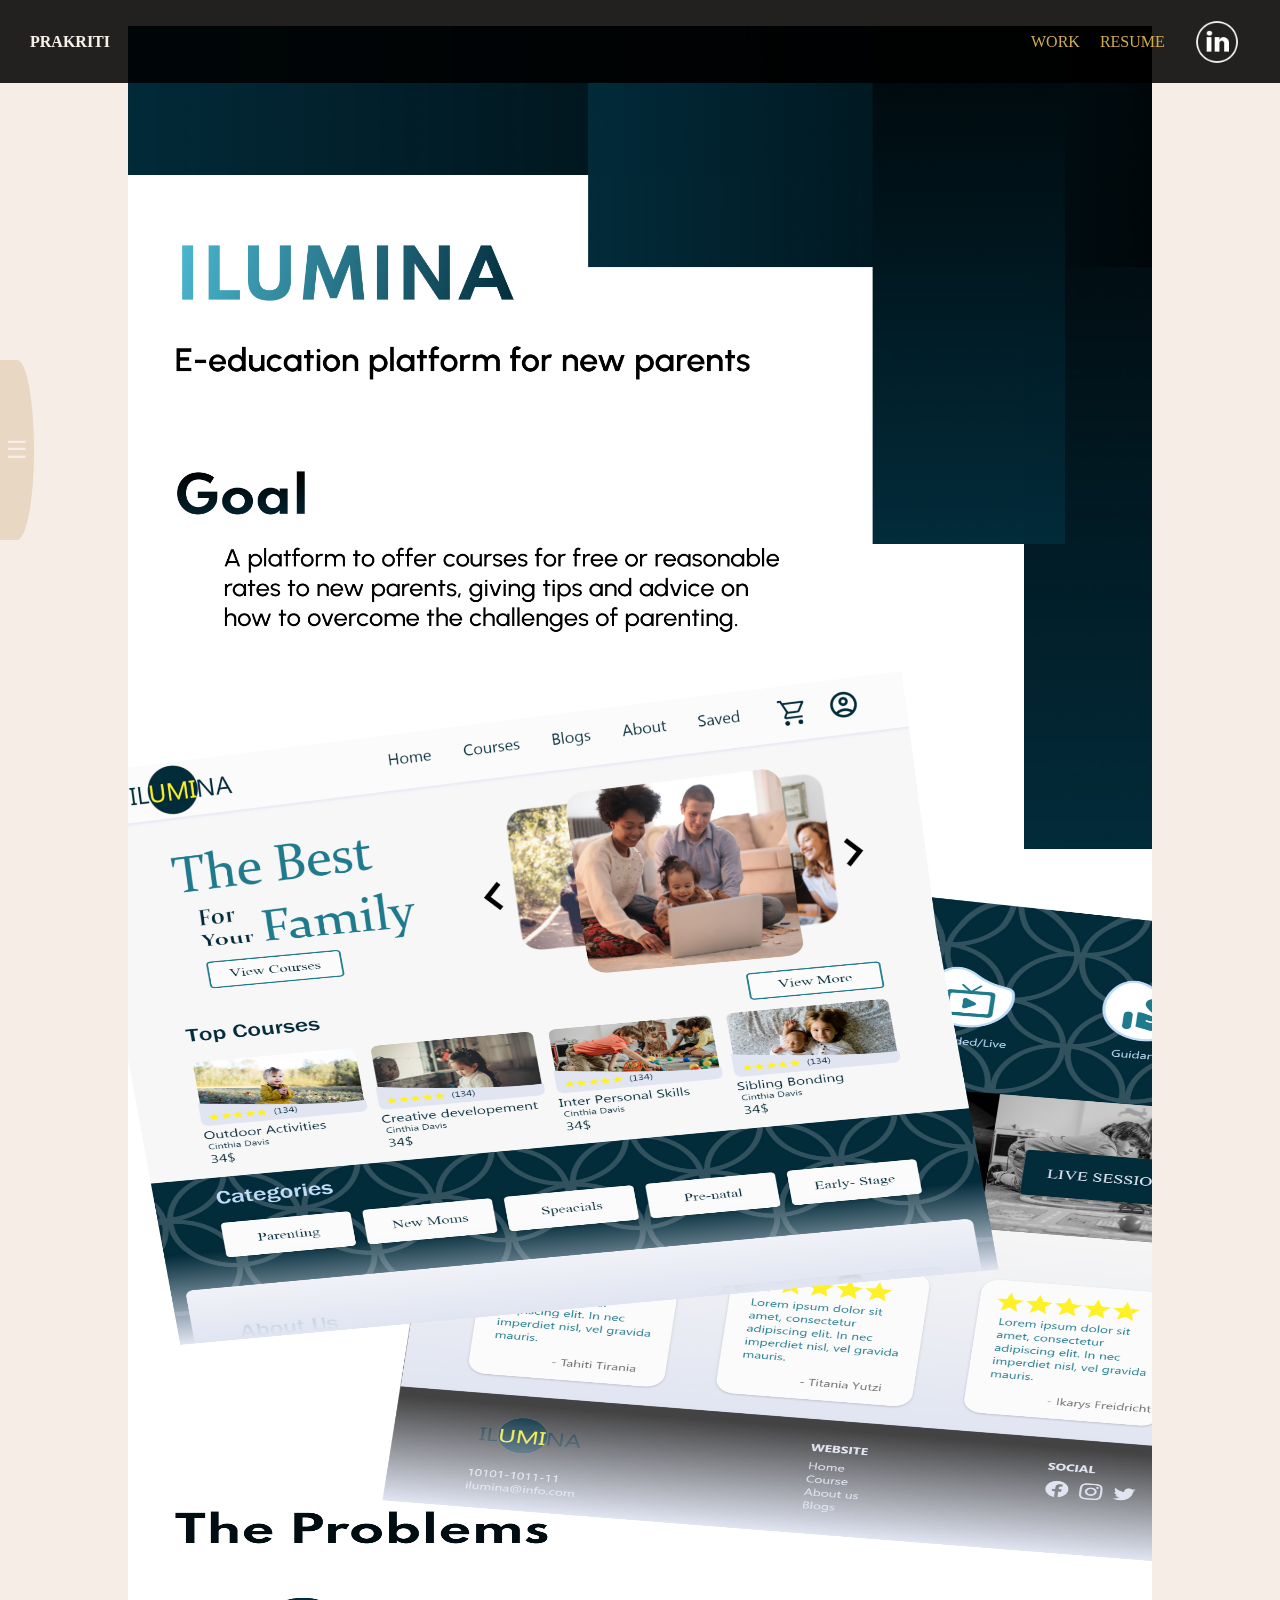
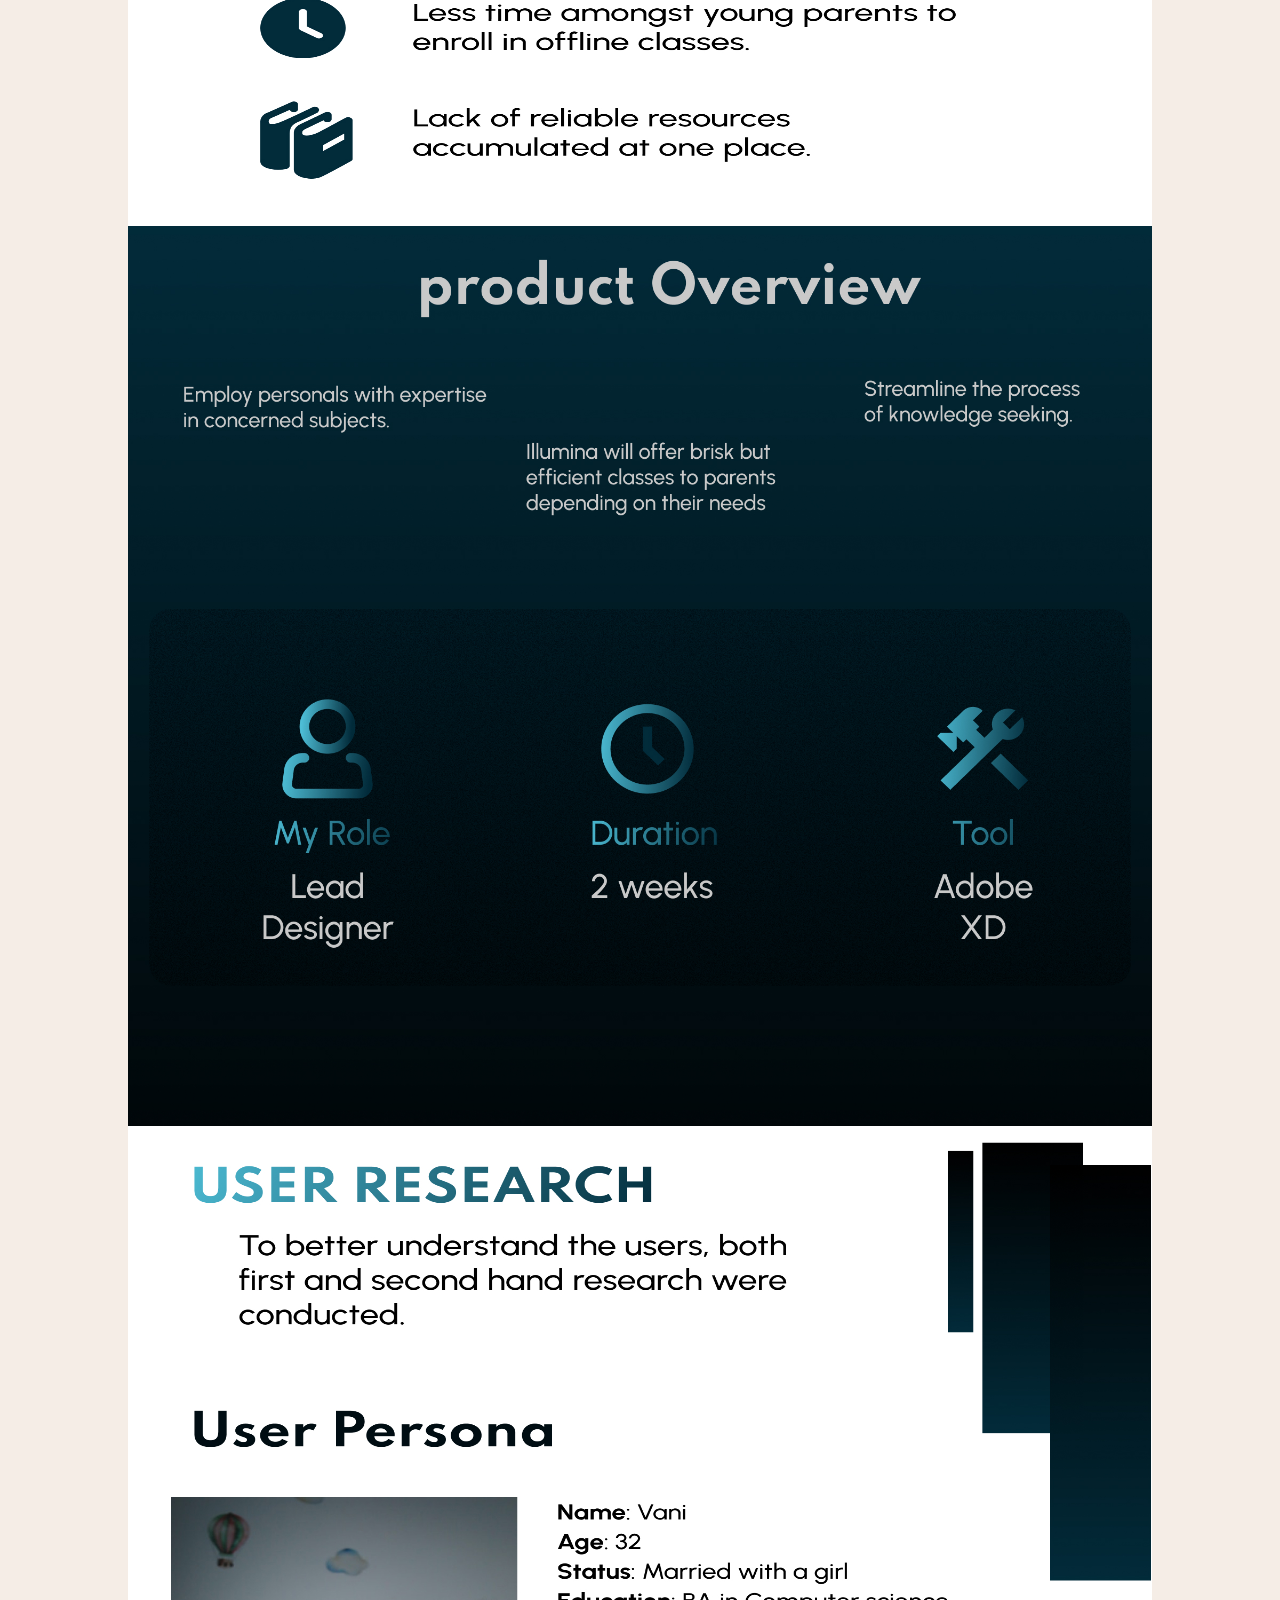
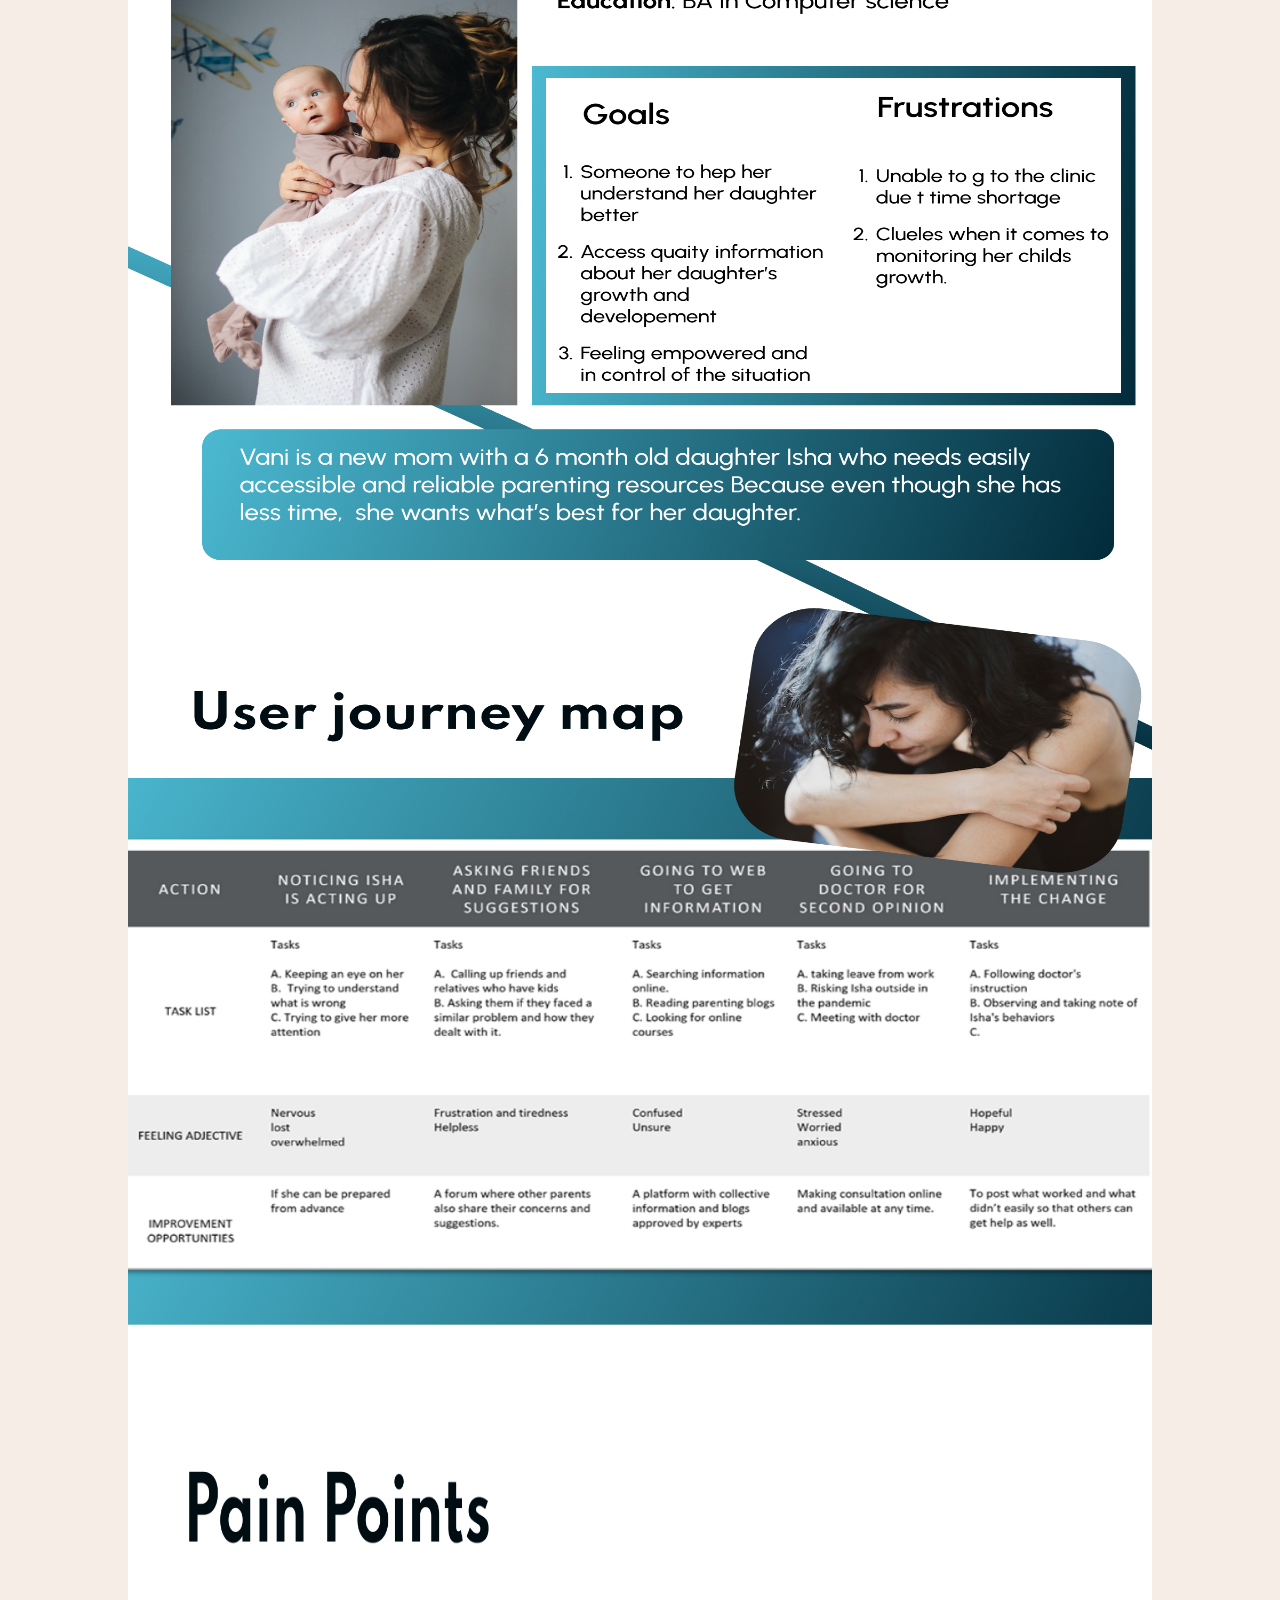
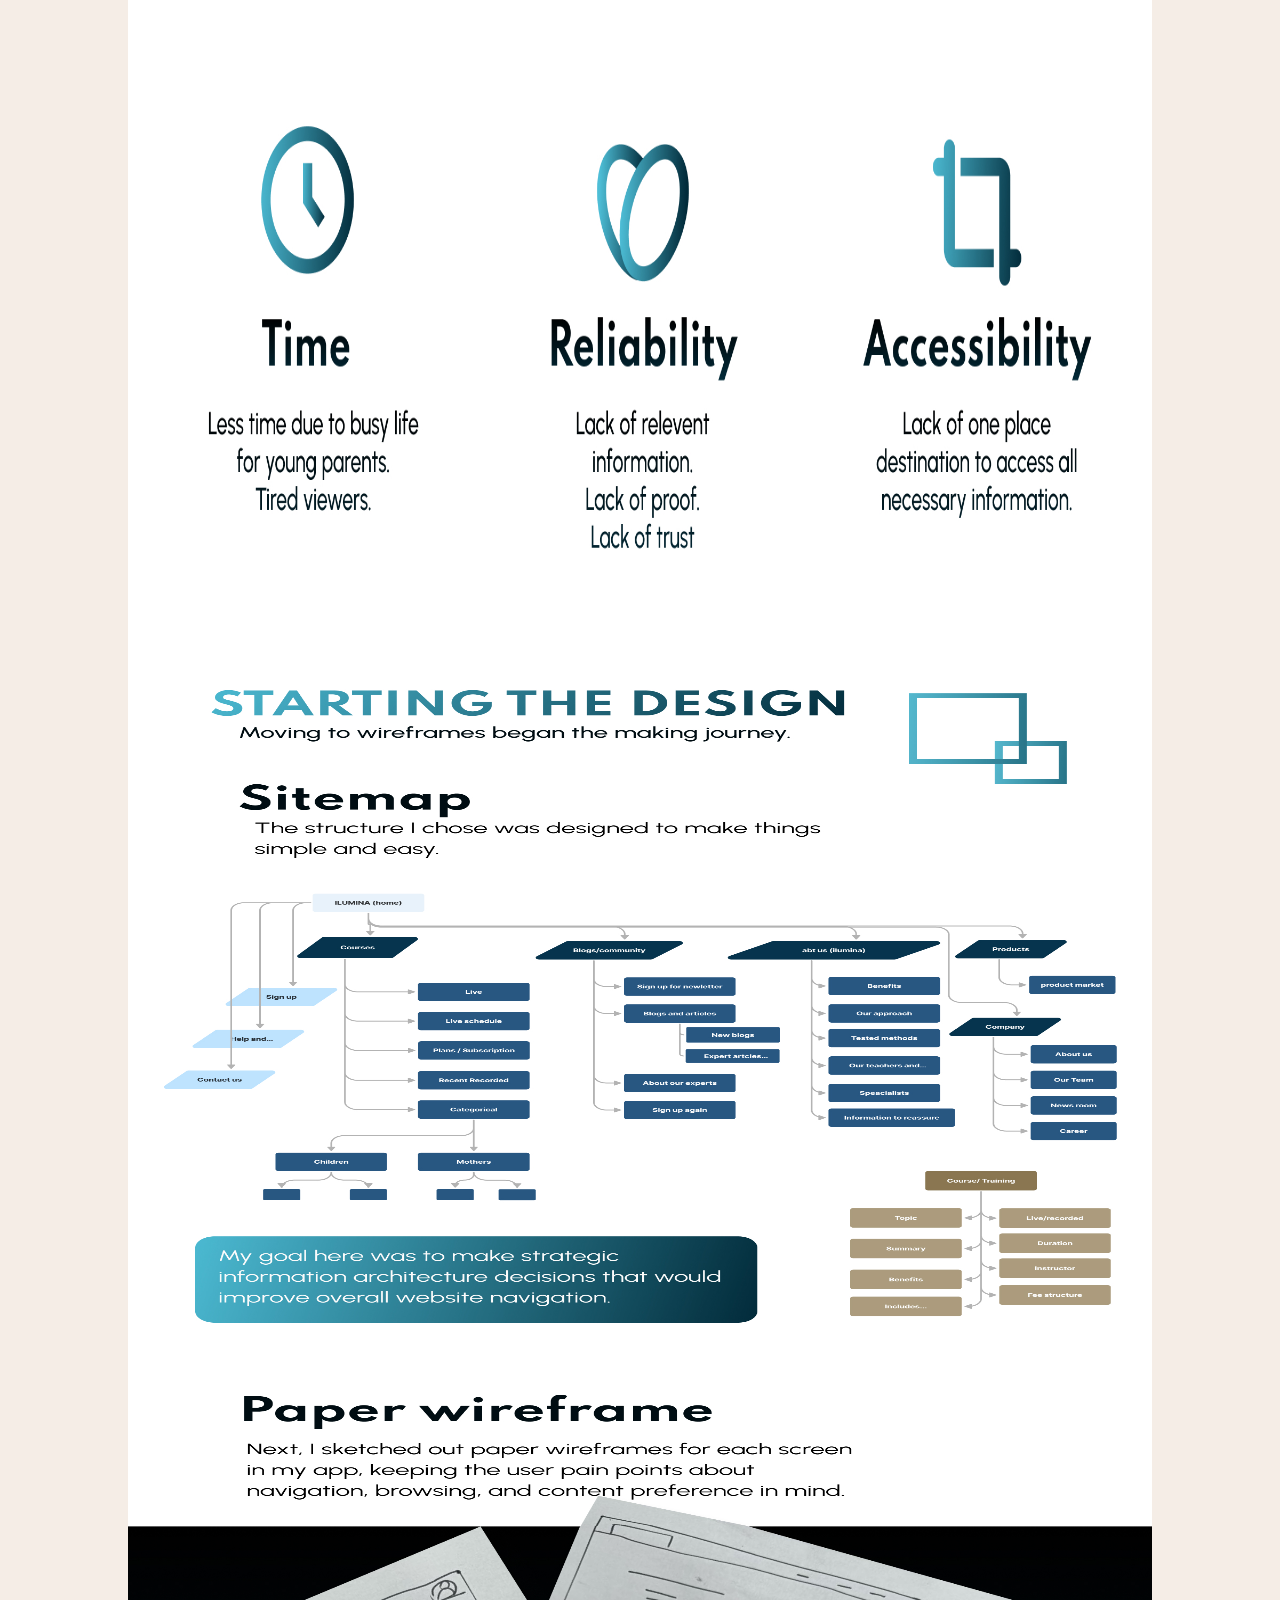
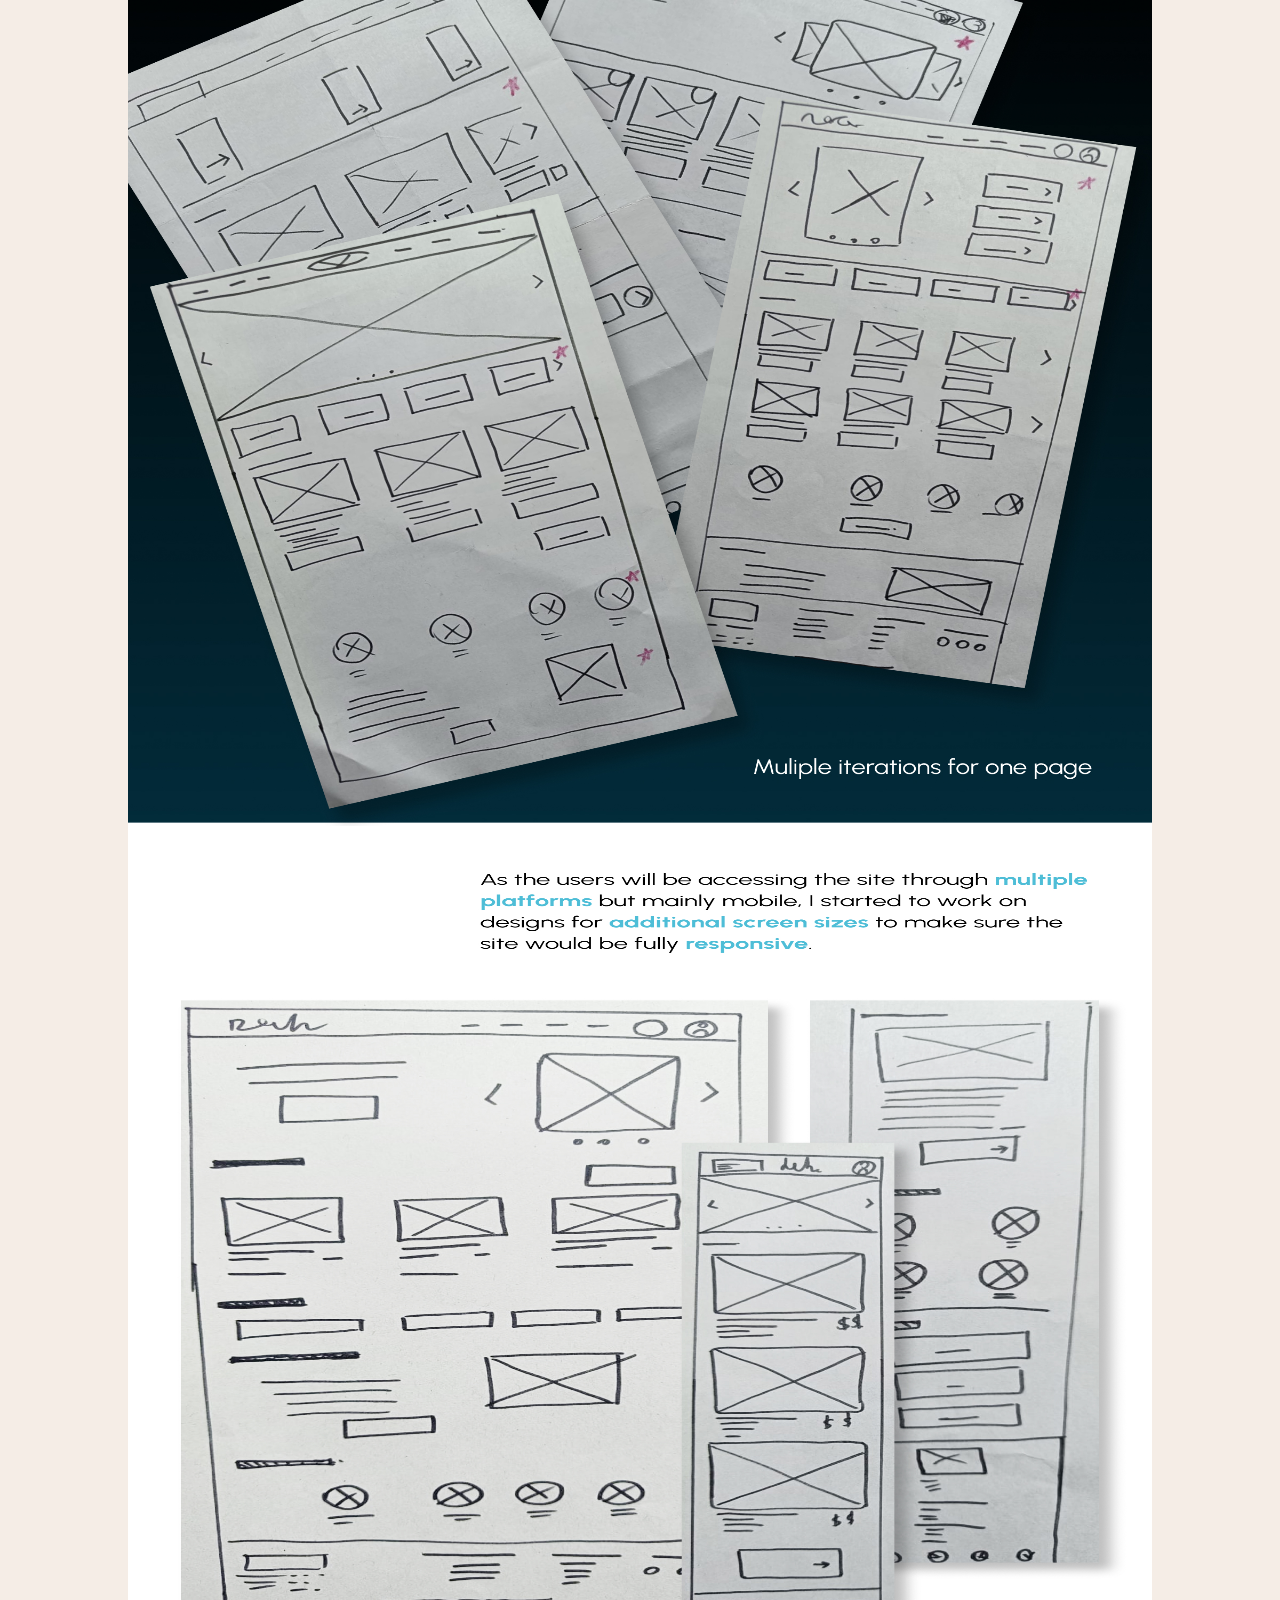
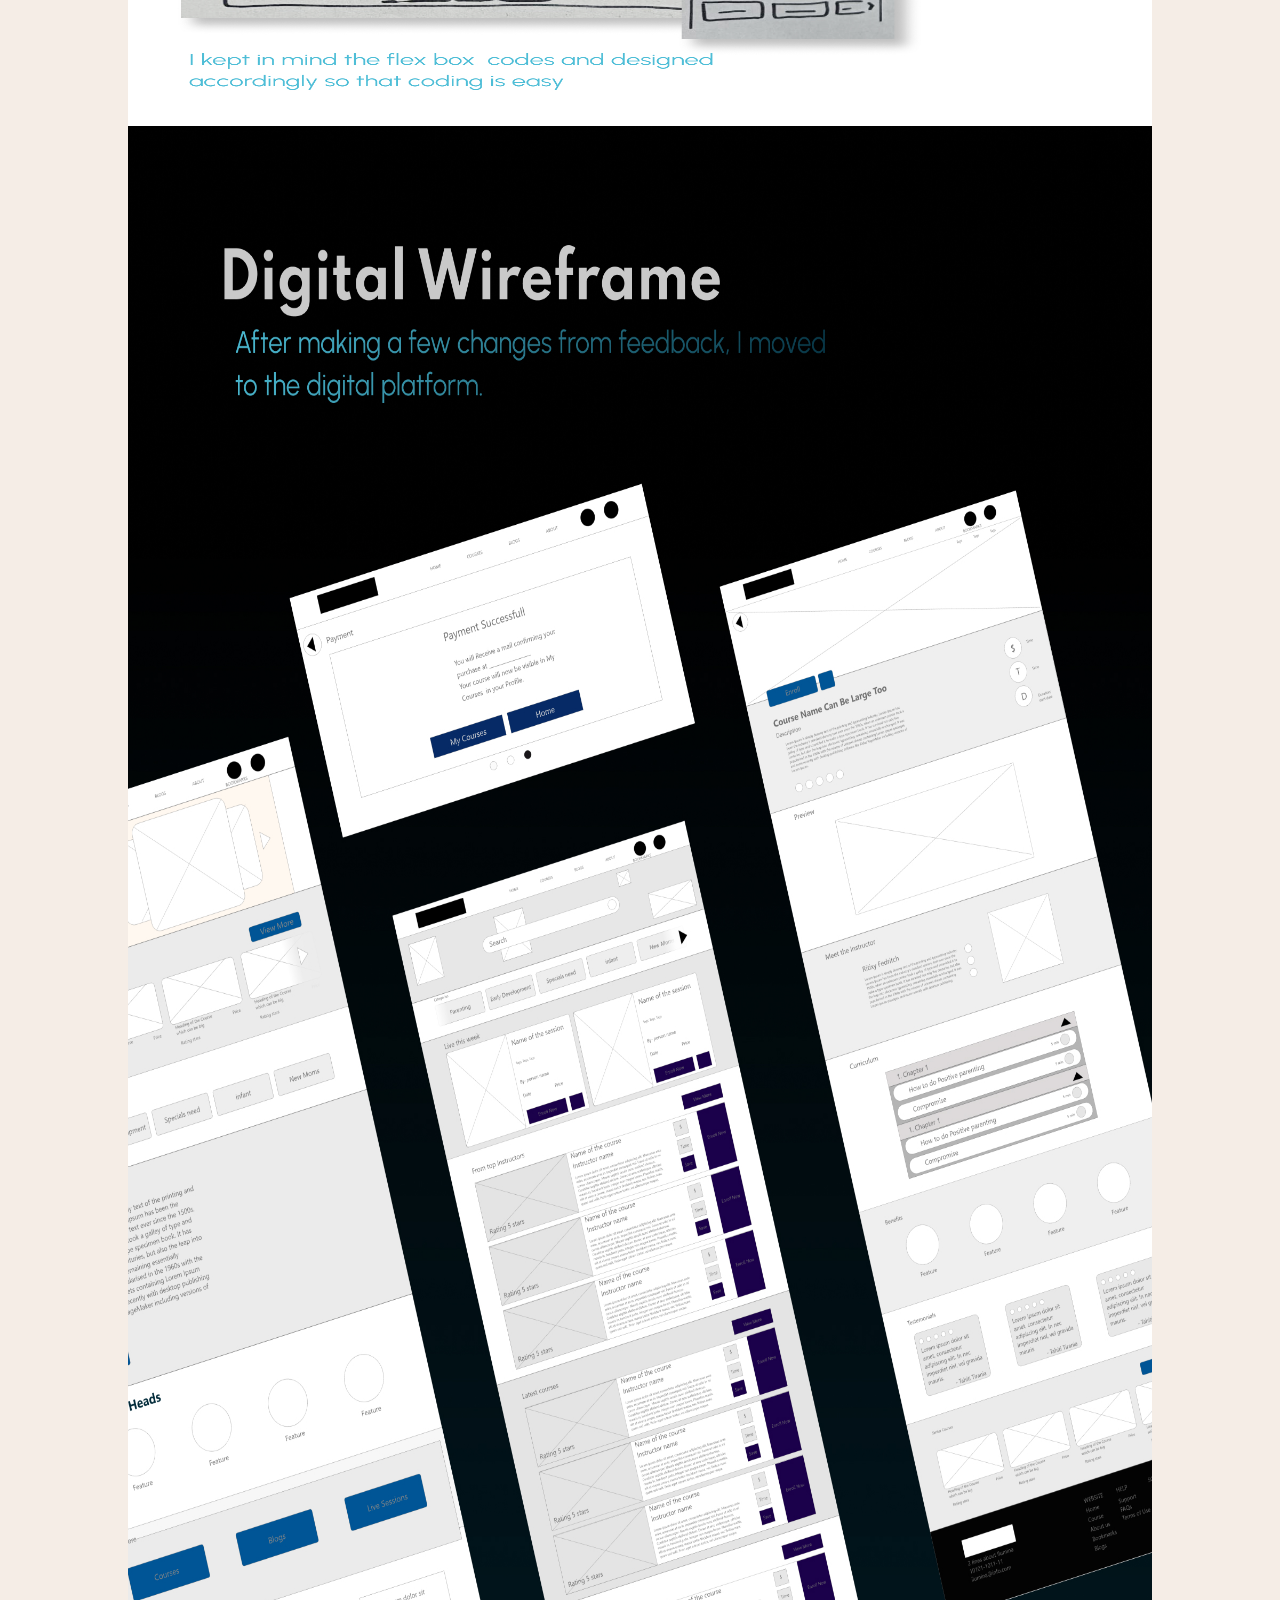
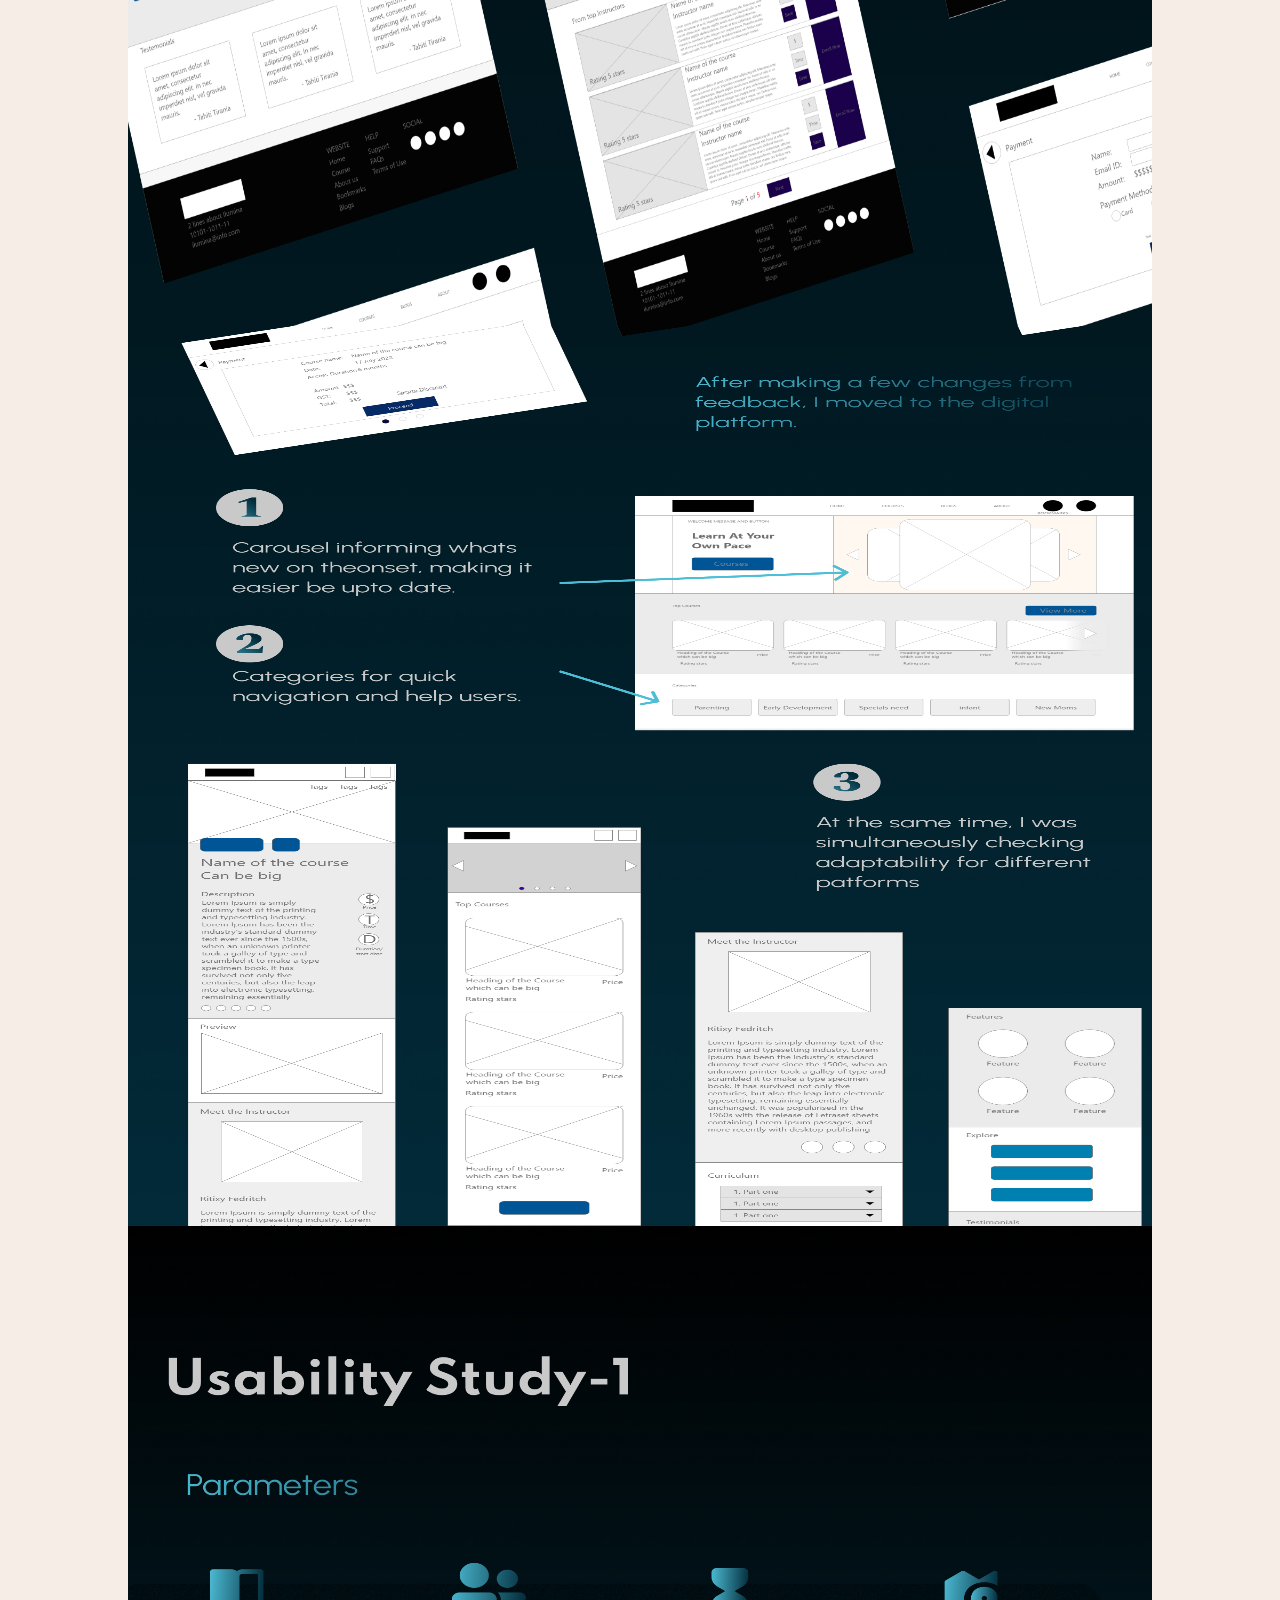
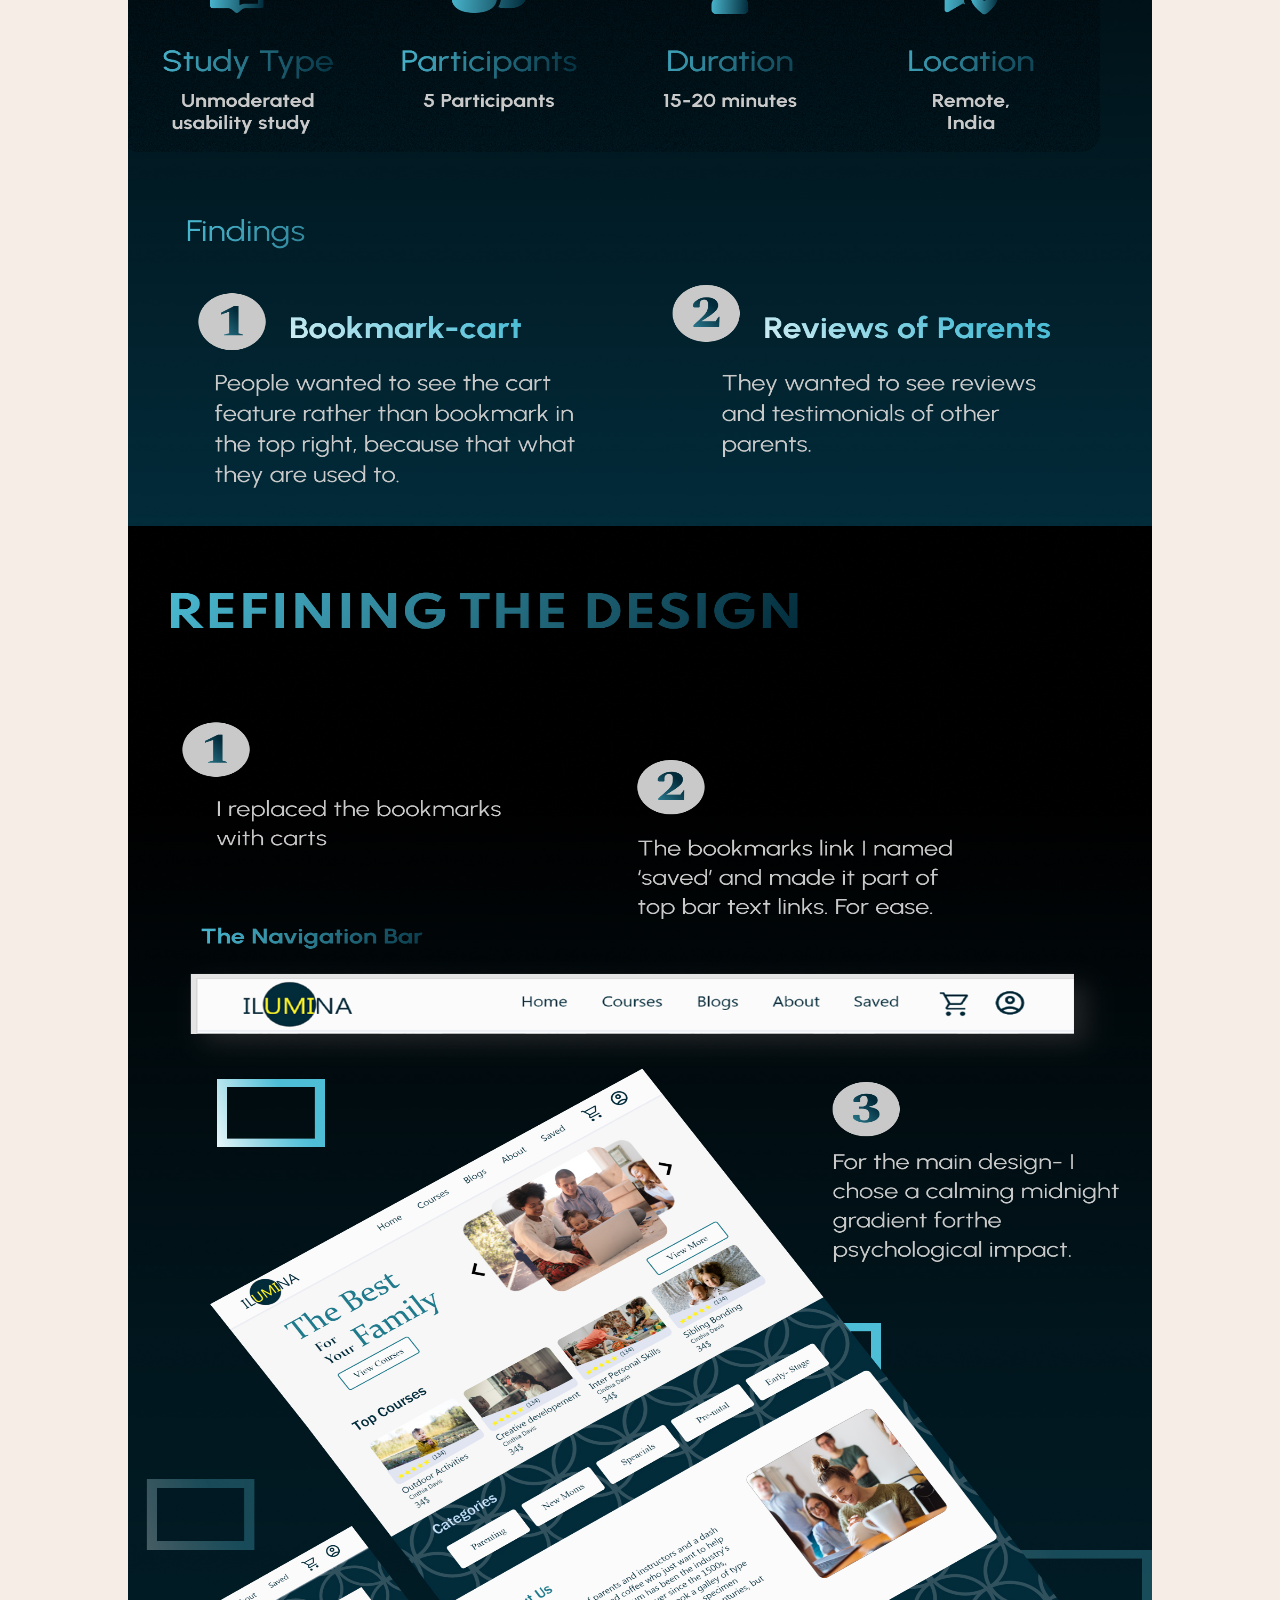
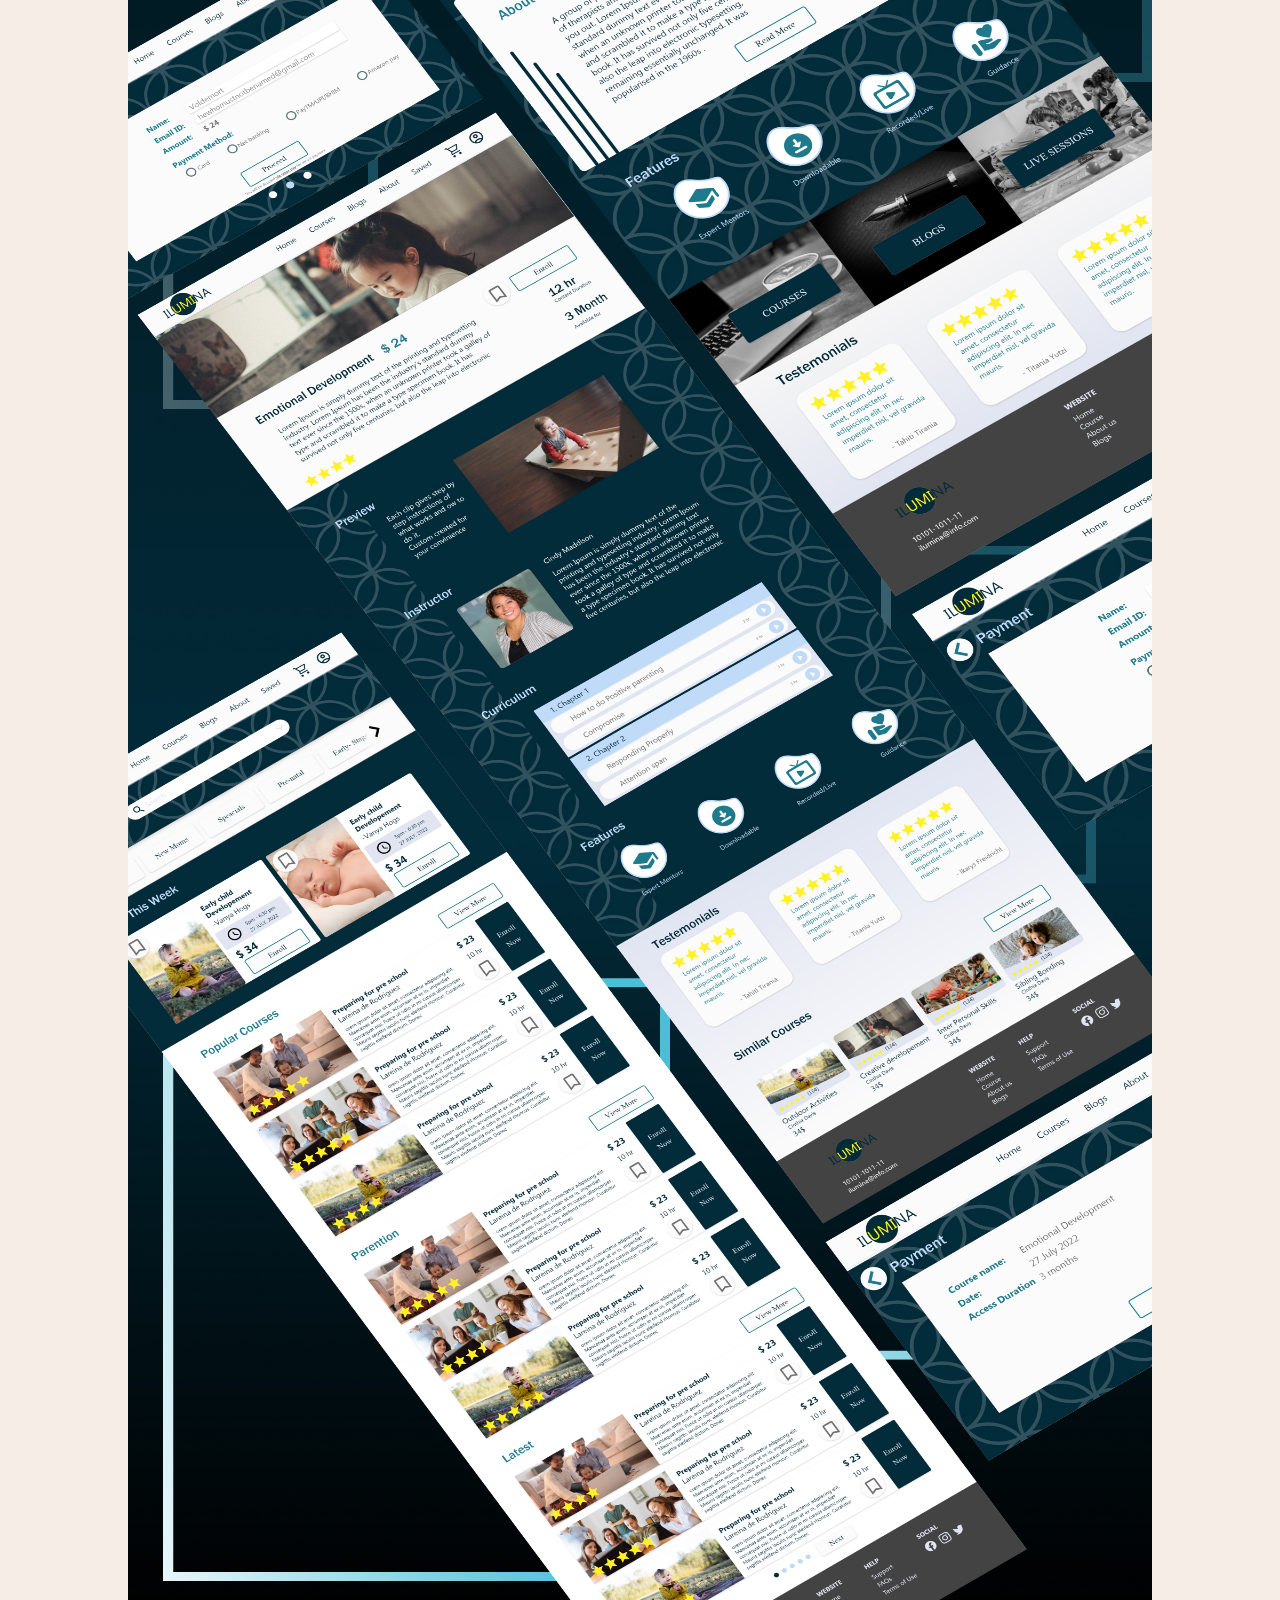
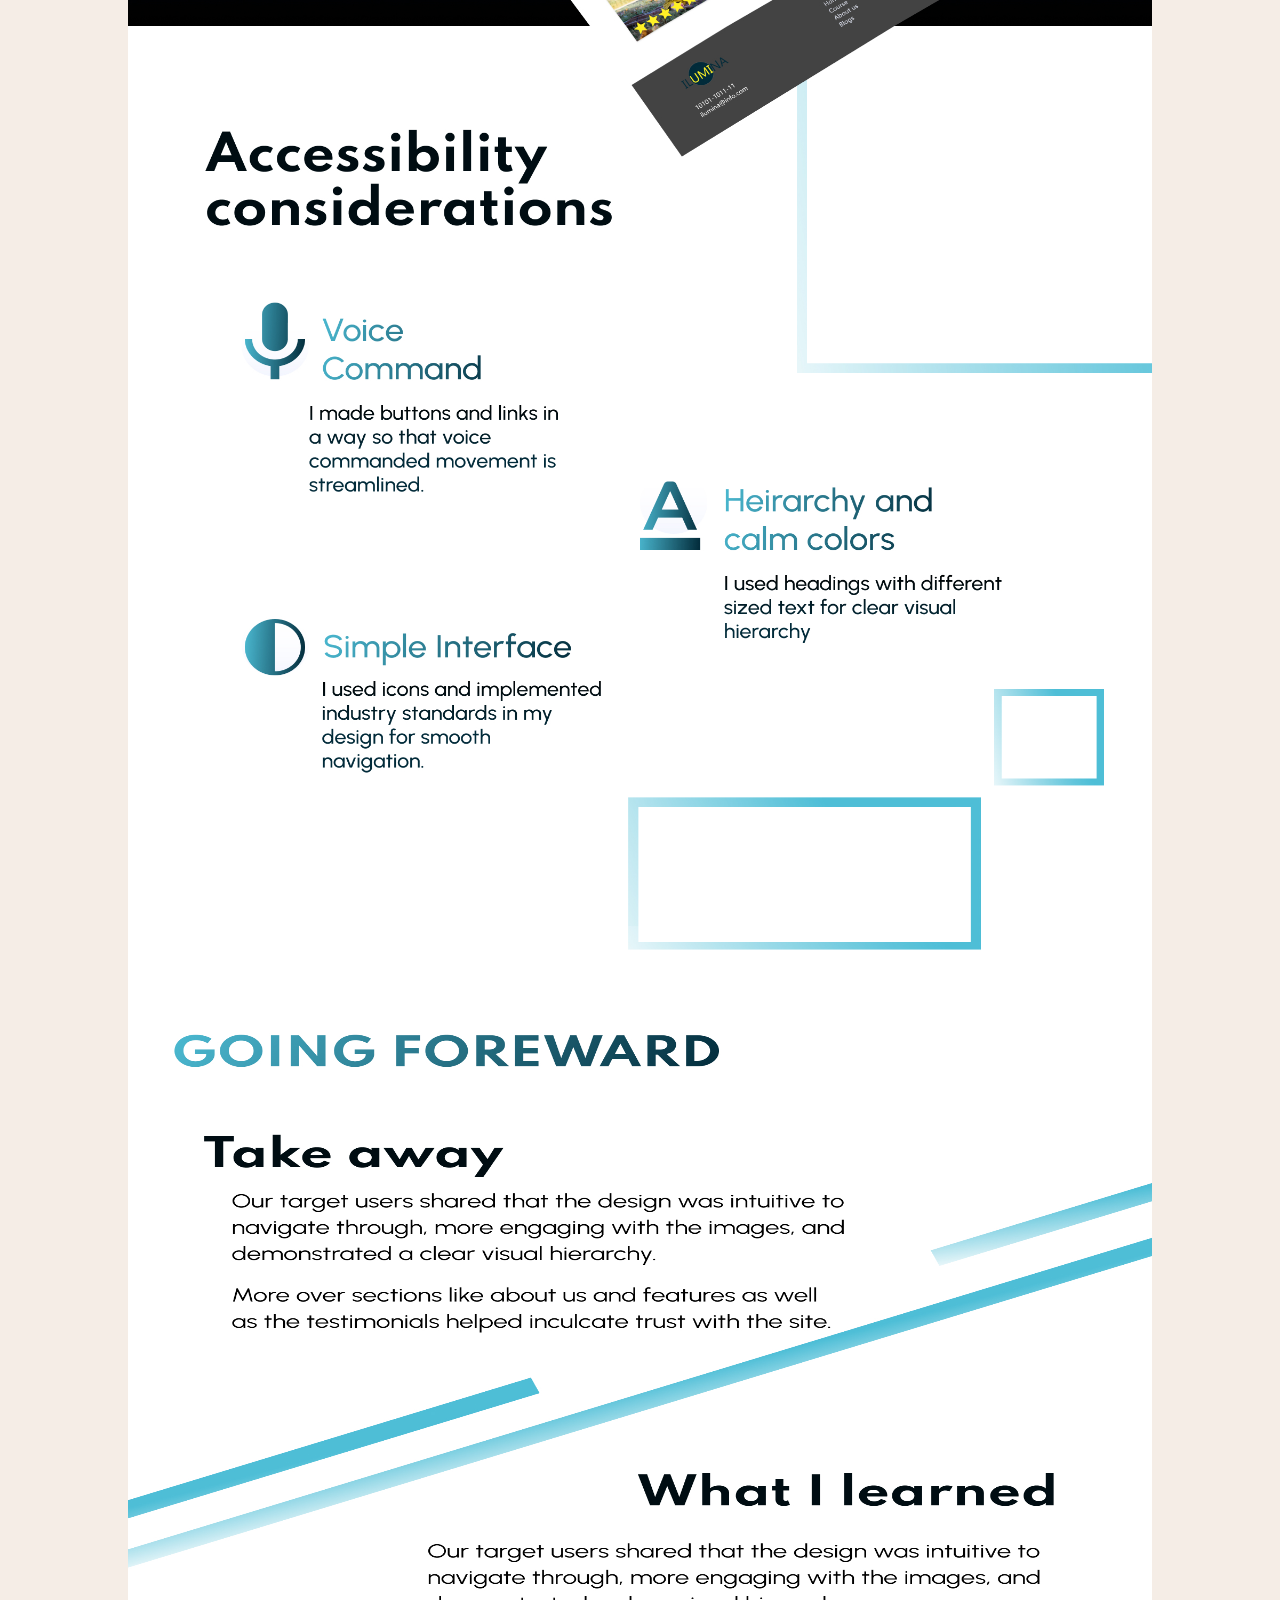
<file: ilumina.html>
<head>

    <meta charset="UTF-8"/>
    <meta name="viewport" content="width=device, initial-scale=1.0">
    <meta http-equiv="X-UA-Compatible" content="ie-edge"/>

    <title>
        Prakriti Mukherjee
    </title>
    <link rel="shortcut icon" href="img/favicon.ico" type="image/x-icon">

    <link rel="stylesheet" href="b8_illumina/ilumina.css"/>
    <!-- <link rel="stylesheet" href="https://unpkg.com/swiper/swiper-bundle.min.css"/> -->
    </head>

    <body>
        <nav>
            <div class="logo">PRAKRITI</div>
            <div class="nav-links">
                <ul>
                    
                    <li><a href="index.html#work">WORK</a></li>
                    <li><a href="resume.html" >RESUME</a></li>
                   <img src="img/linkedIcon.png" alt="social" onclick="location.href='https://www.linkedin.com/in/prakriti-mukherjee-b47a65189/'"> 

                </ul>
            </div>
        </nav>


<!-- bannrer -->

<!-- part 2 -->


<!-- The indexing menu part 1 -->

<div id="mySidebar" class="sidebar">
    <a href="javascript:void(0)" class="closebtn" onclick="closeNav()">×</a>
    <h2>INDEX</h2>
    <!--<a href="#seg1">Banner</a>  -->
         <!-- done to square --> -->
    <a href="#seg1">Project Overview</a>
    <a href="#seg2">User Research</a>
    <a href="#seg3">WireFrames And LoFi Mockup</a>
    <a href="#seg4">Usability Study Results</a>
    <a href="#seg5">High Fidelity Mockup </a>
    <!-- <a href="#seg5">Responsive Website </a> -->
    <a href="#seg6">Accessibility Considerations</a>   
    <a href="#seg7">Going Foreward</a>
    


  </div>



<div id="main">
    <button id="mainbtn" class="openbtn" onclick="openNav()">☰  
    </button>  



<!-- end of indexing -->


<div class="slides" >
 
<img id="seg1" src="b8_illumina/img3/slide1.jpg">
<img src="b8_illumina/img3/slide2.jpg">
<img src="b8_illumina/img3/slide3.jpg">
<img id="seg2" src="b8_illumina/img3/slide4.jpg">
<img src="b8_illumina/img3/slide5.jpg">
<img src="b8_illumina/img3/slide6.jpg">
<img id="seg3" src="b8_illumina/img3/slide7.jpg">
<img src="b8_illumina/img3/slide8.jpg">
<img src="b8_illumina/img3/slide9.jpg">
<img src="b8_illumina/img3/slide10.jpg">
<img src="b8_illumina/img3/slide11.jpg">
<img src="b8_illumina/img3/slide12.jpg">
<img id="seg4" src="b8_illumina/img3/slide13.jpg">
<img id="seg5" src="b8_illumina/img3/slide14.jpg">
<img src="b8_illumina/img3/slide15.jpg">
<img src="b8_illumina/img3/slide16.jpg">
<img id="seg6" src="b8_illumina/img3/slide17.jpg">
<img src="b8_illumina/img3/slide18.jpg">
<img id="seg7" src="b8_illumina/img3/slide19.jpg">



<!-- <img src="b8_illumina/img3/slide20.jpg">
<img src="b8_illumina/img/Slide21.SVG">
<img src="b8_illumina/img/Slide22.SVG">
<img id="seg6" src="b8_illumina/img/Slide23.SVG">
<img src="b8_illumina/img/Slide24.SVG">
<img id="seg7" src="b8_illumina/img/Slide25.SVG">
<img id="seg8" src="b8_illumina/img/Slide26.SVG">
<img src="b8_illumina/img/Slide27.SVG">
<img src="b8_illumina/img/Slide28.SVG"> -->


</div>



    </body>



<script>

    
// <!-- for side index -->
    function openNav() {
      document.getElementById("mySidebar").style.width = "200px";
    //   document.getElementById("main").style.marginLeft = "20px";
    document.getElementById("mainbtn").style.visibility = "hidden";
    

    }
    
    function closeNav() {
      document.getElementById("mySidebar").style.width = "0";
      document.getElementById("main").style.marginLeft= "0";
      document.getElementById("mainbtn").style.visibility = "visible";
      
    }
    </script>



    </html>
</file>
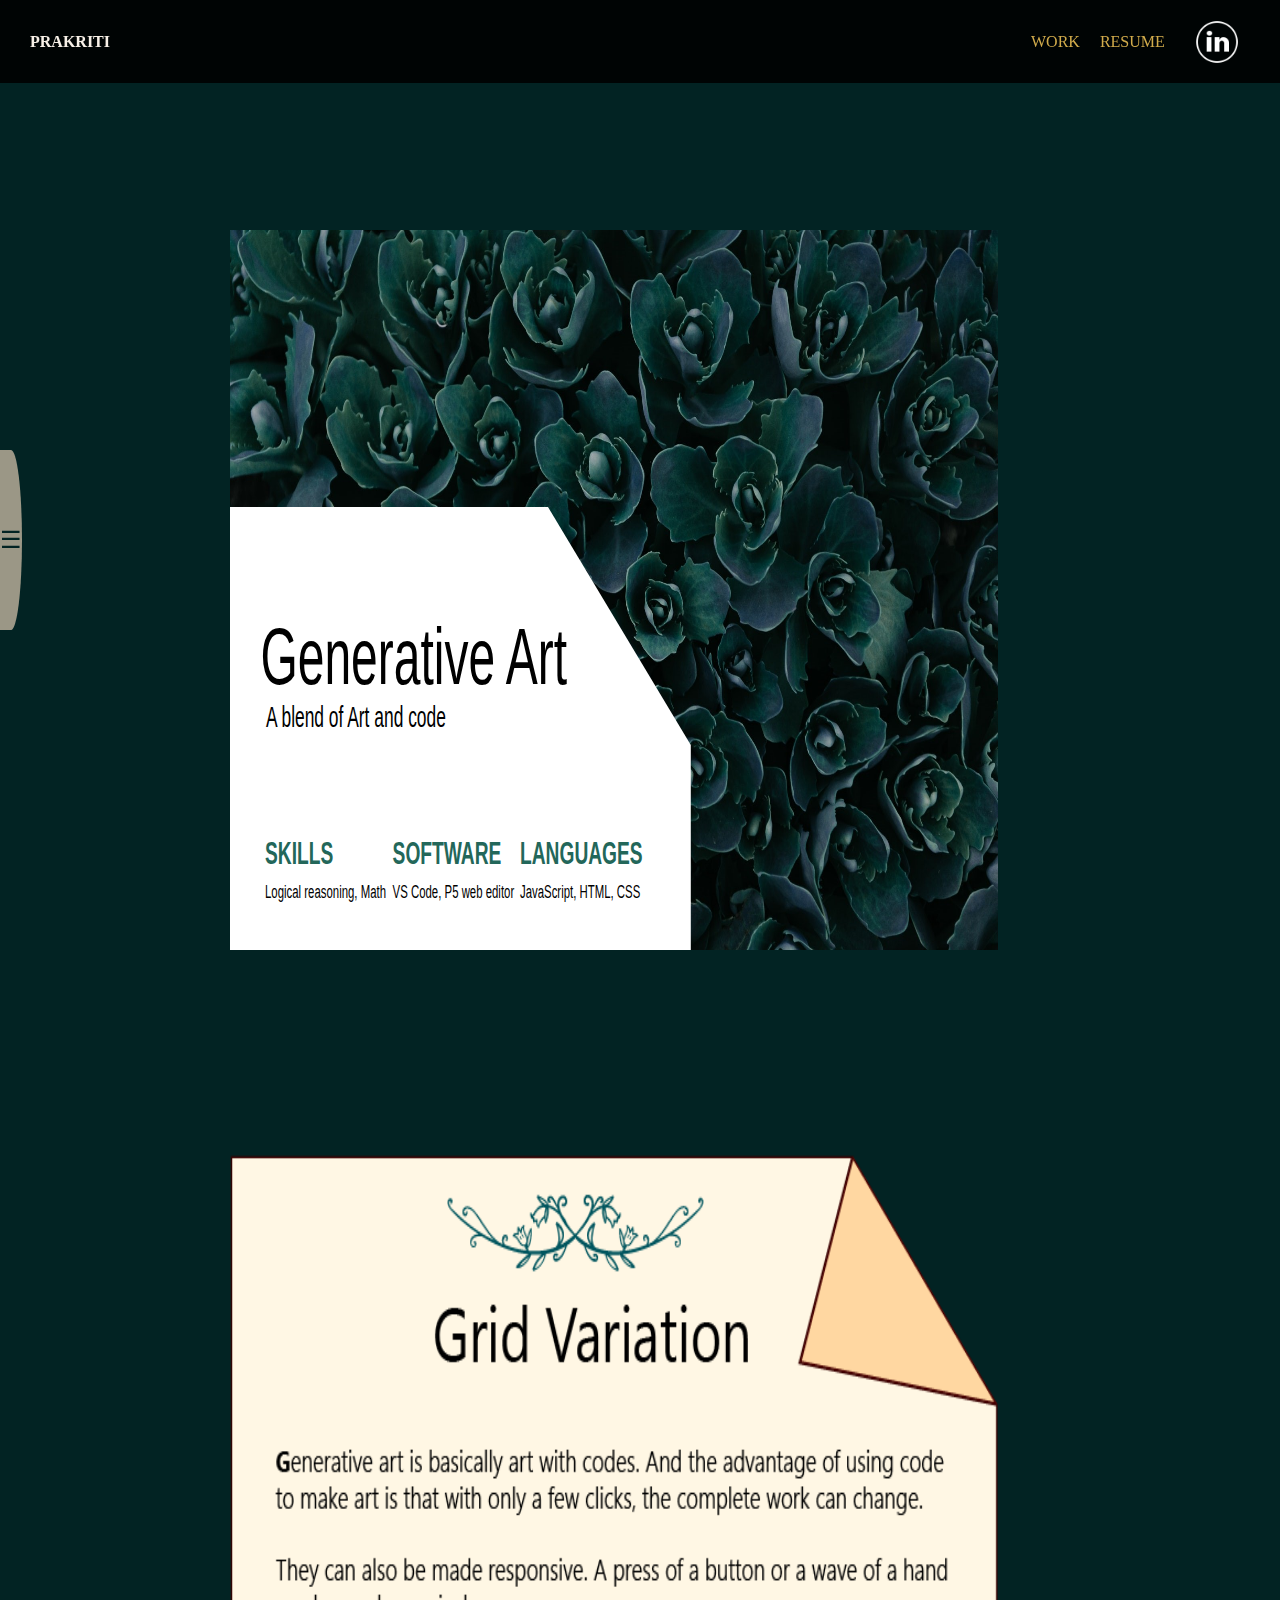
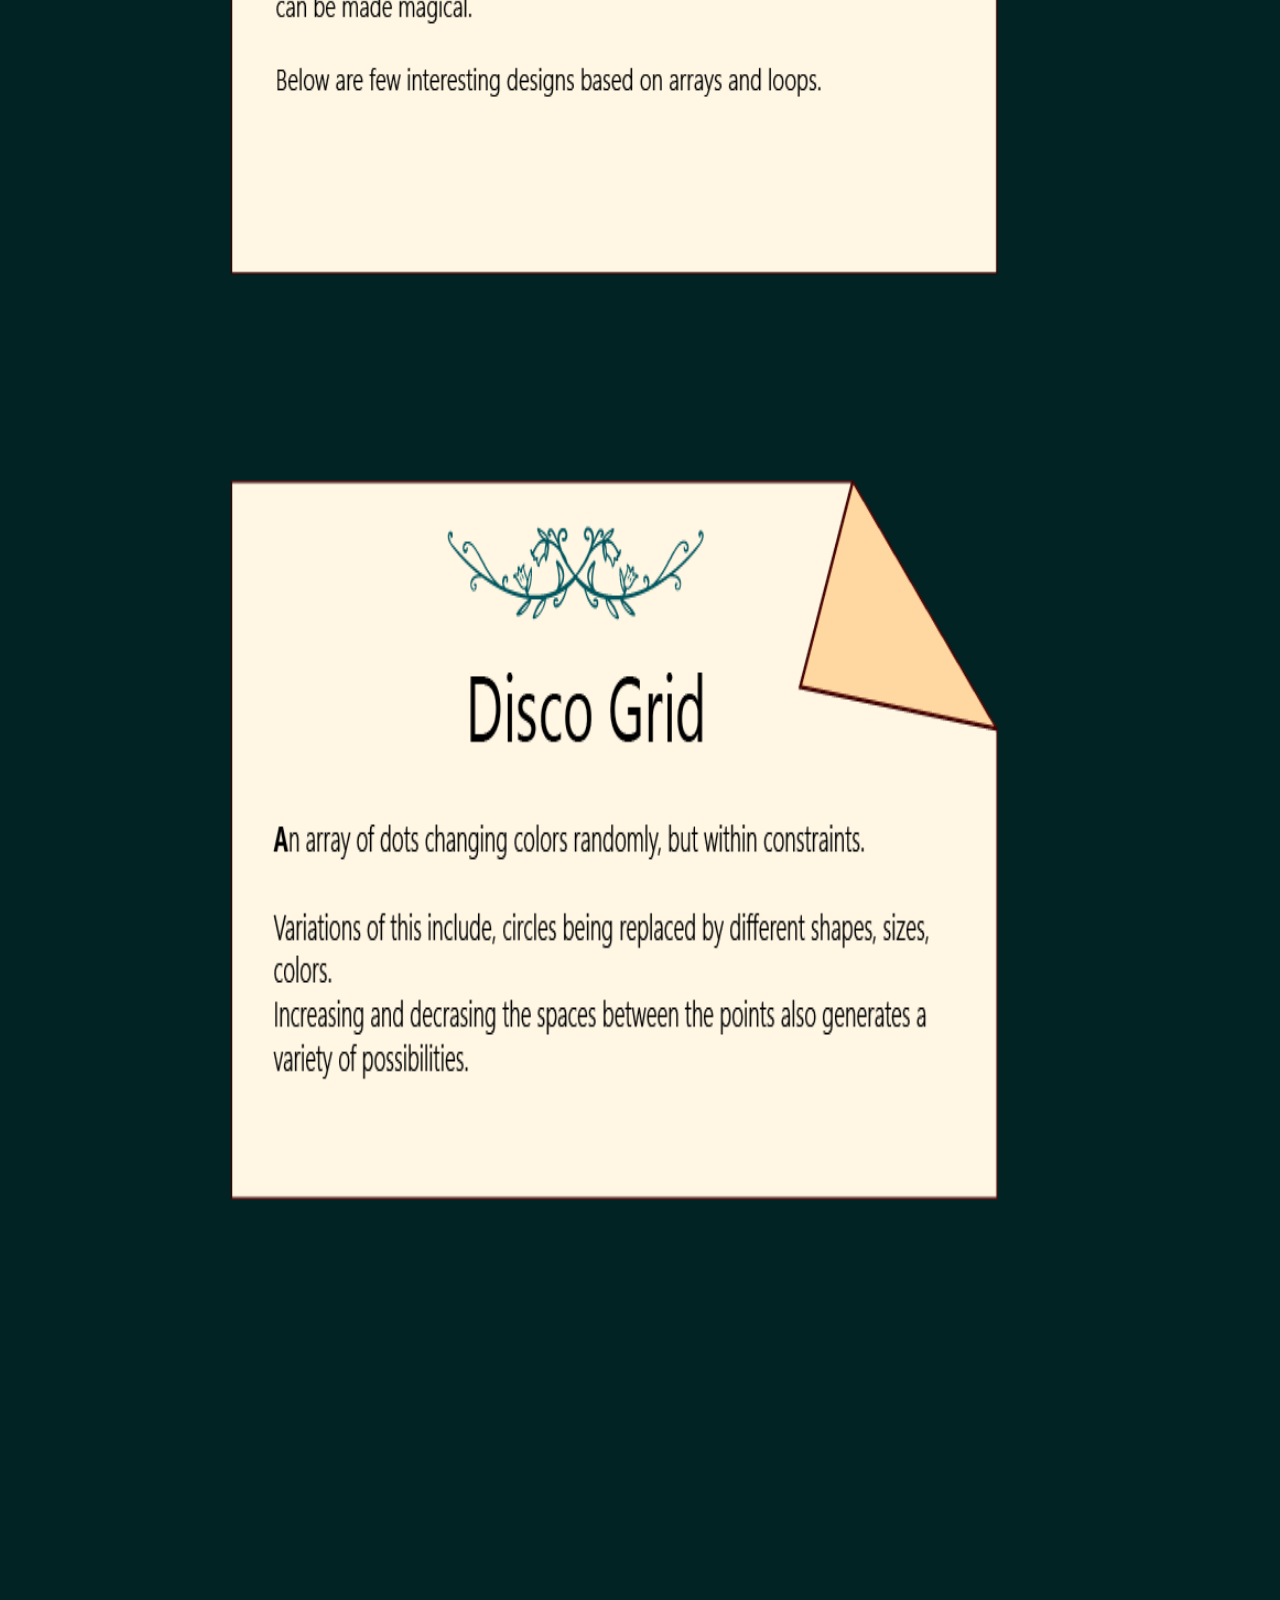
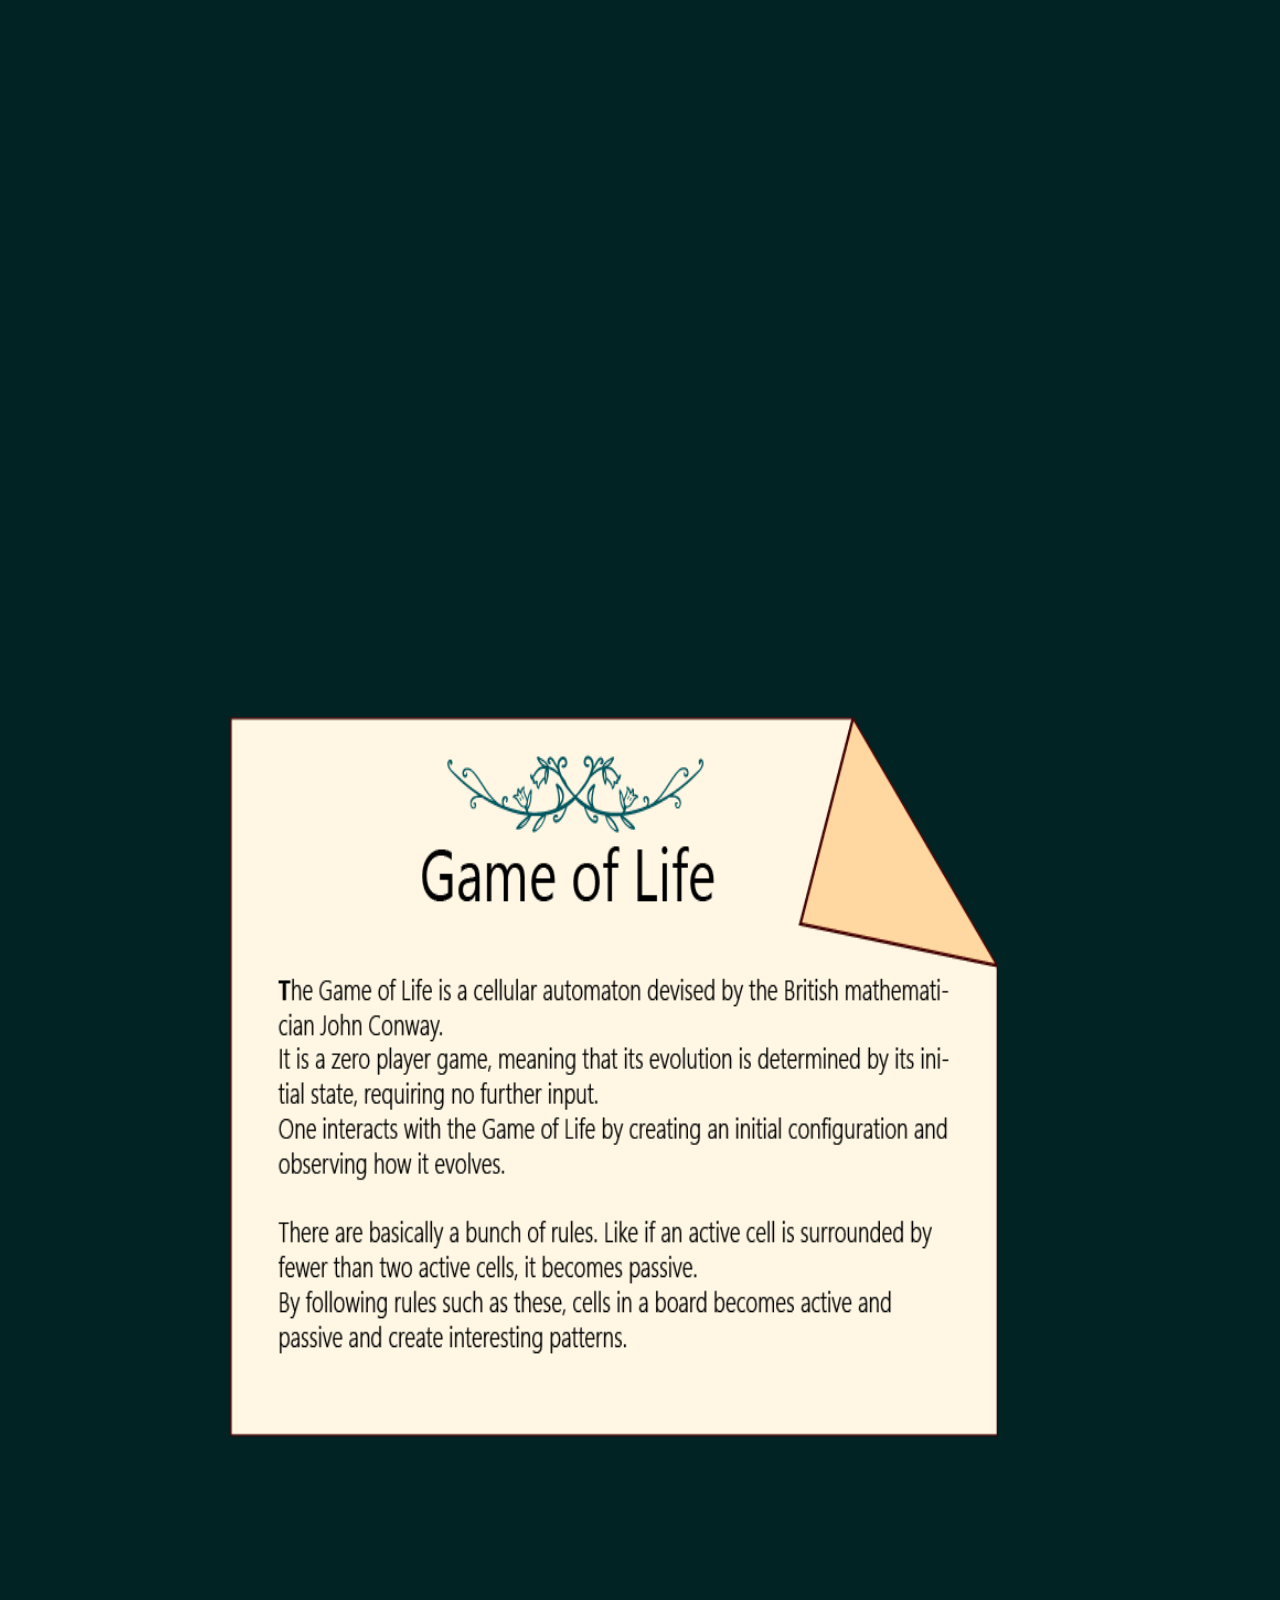
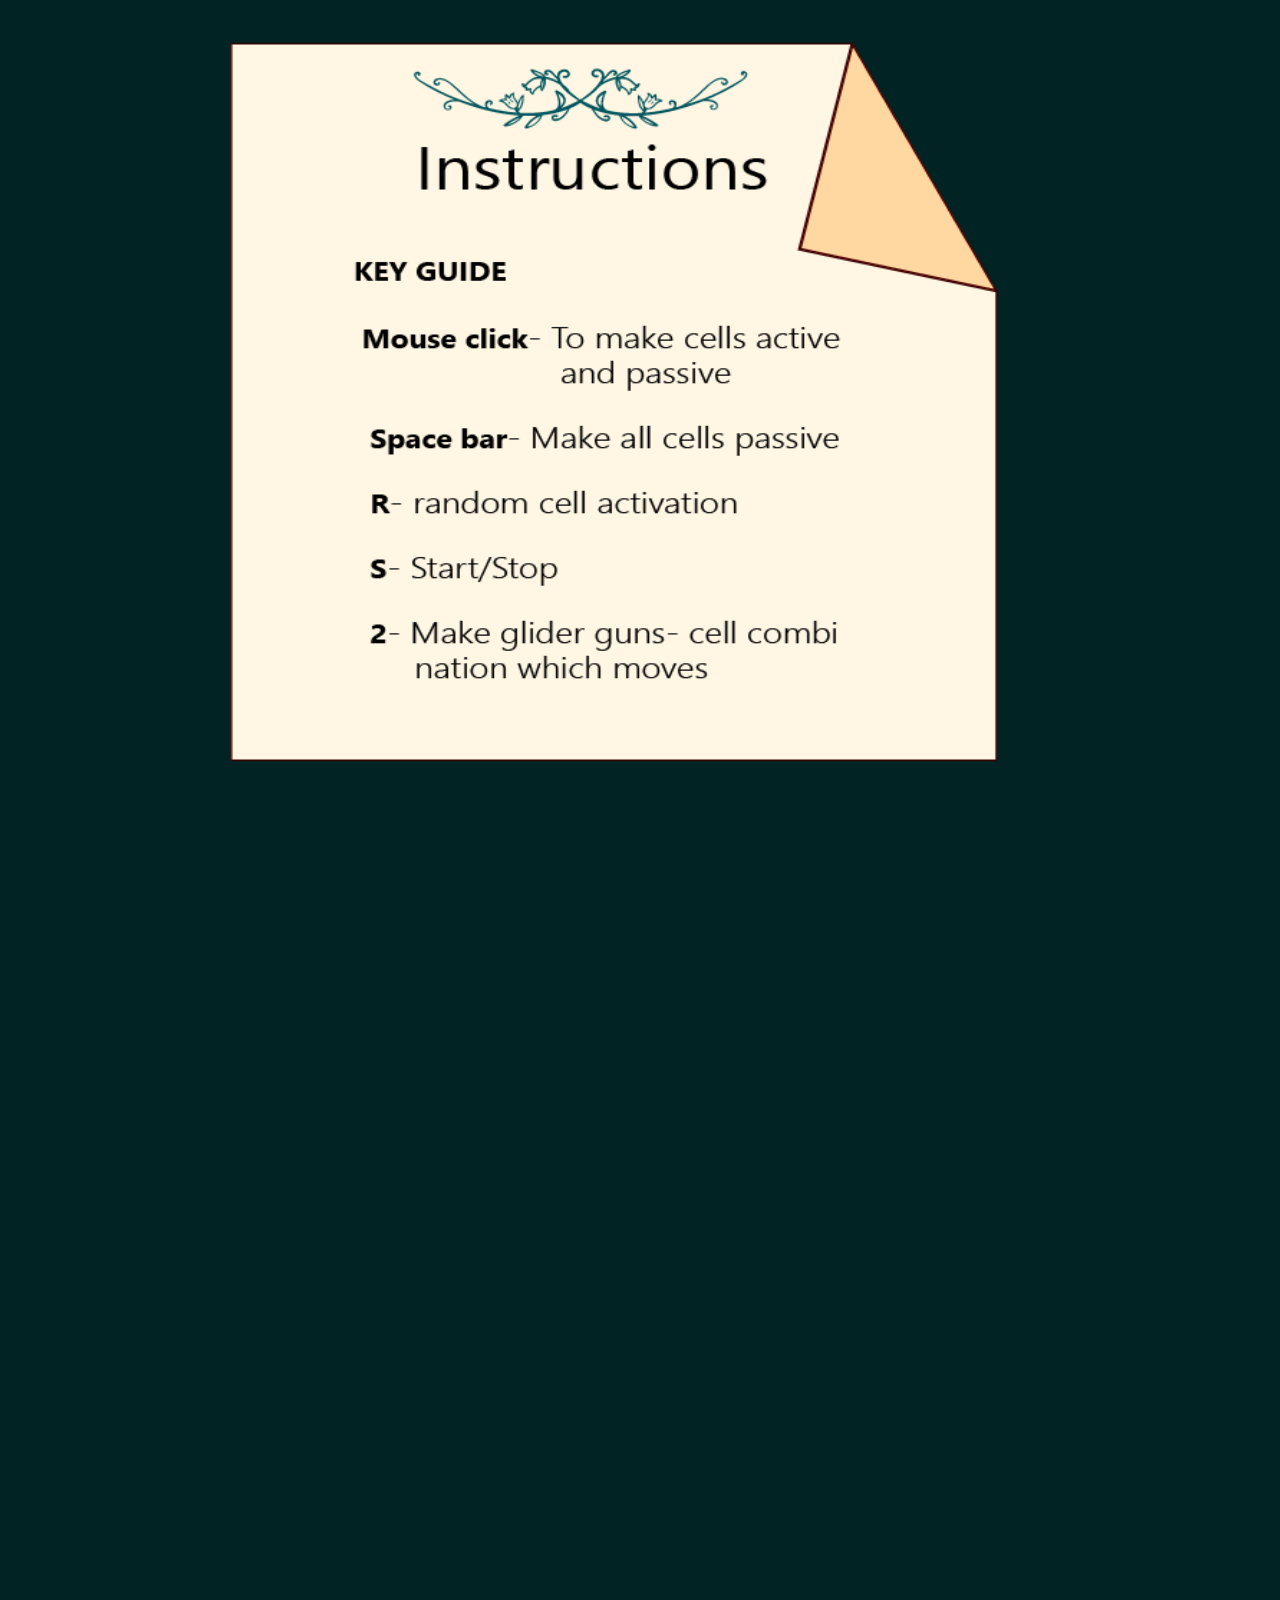
<file: p5.html>
<head>

    <meta charset="UTF-8"/>
    <meta name="viewport" content="width=device, initial-scale=1.0">
    <meta http-equiv="X-UA-Compatible" content="ie-edge"/>

    <title>
        Prakriti Mukherjee
    </title>
    <link rel="shortcut icon" href="img/favicon.ico" type="image/x-icon">

    <link rel="stylesheet" href="b3_p5/p5.css"/>
    <!-- <link rel="stylesheet" href="https://unpkg.com/swiper/swiper-bundle.min.css"/> -->
    </head>



    <script>

    
        // <!-- for side index -->
            function openNav() {
              document.getElementById("mySidebar").style.width = "200px";
            //   document.getElementById("main").style.marginLeft = "20px";
            document.getElementById("mainbtn").style.visibility = "hidden";
            
        
            }
            
            function closeNav() {
              document.getElementById("mySidebar").style.width = "0";
              document.getElementById("main").style.marginLeft= "0";
              document.getElementById("mainbtn").style.visibility = "visible";
              
            }
            </script>







    <body>
        <nav>
            <div class="logo">PRAKRITI</div>
            <div class="nav-links">
                <ul>
                    
                    <li><a href='index.html#work'">WORK</a></li>
                    <li><a href="resume.html" >RESUME</a></li>
                   <img src="img/linkedIcon.png" alt="social" onclick="location.href='https://www.linkedin.com/in/prakriti-mukherjee-b47a65189/'"> 
 
                </ul>
            </div>
        </nav>



        <!-- bannrer -->

<!-- part 2 -->



<!-- banner removed as its not needed in this case -->
<!-- <div id="banner" class="square"> -->
    
</div>



<!-- The indexing menu part 1 -->

<div id="mySidebar" class="sidebar">
    <a href="javascript:void(0)" class="closebtn" onclick="closeNav()">×</a>

<h2>INDEX</h2>

    <a href="#banner">Banner</a>  <!-- done to square -->
    <a href="#seg1">Grid Variation</a>
    <!-- <a href="#seg2">Style Guide part 2</a> -->
    <a href="#seg3">Disco grid</a>
    <a href="#seg4">Game of Life</a>
 


  </div>



<div id="main">
    <button id="mainbtn" class="openbtn" onclick="openNav()">☰  
    </button>  





    <div class="slides" >
 
        <img src="b3_p5/img/slide1.svg" id="banner" alt="banner">
        <img id="seg1" src="b3_p5/img/gridVar.png">

        <img id="seg2" src="b3_p5/img/discoGrid.png">

        

        <iframe src="https://editor.p5js.org/2pi/full/3hW2Xua_v"></iframe>
        <img id="seg3" src="b3_p5/img/gameOfLife.png">
        <img id="seg4" src="b3_p5/img/instruc.png" >

        <iframe src="https://editor.p5js.org/2pi/full/lQmFK2Dnv"></iframe>

        
        
         
        
        </div>
</file>
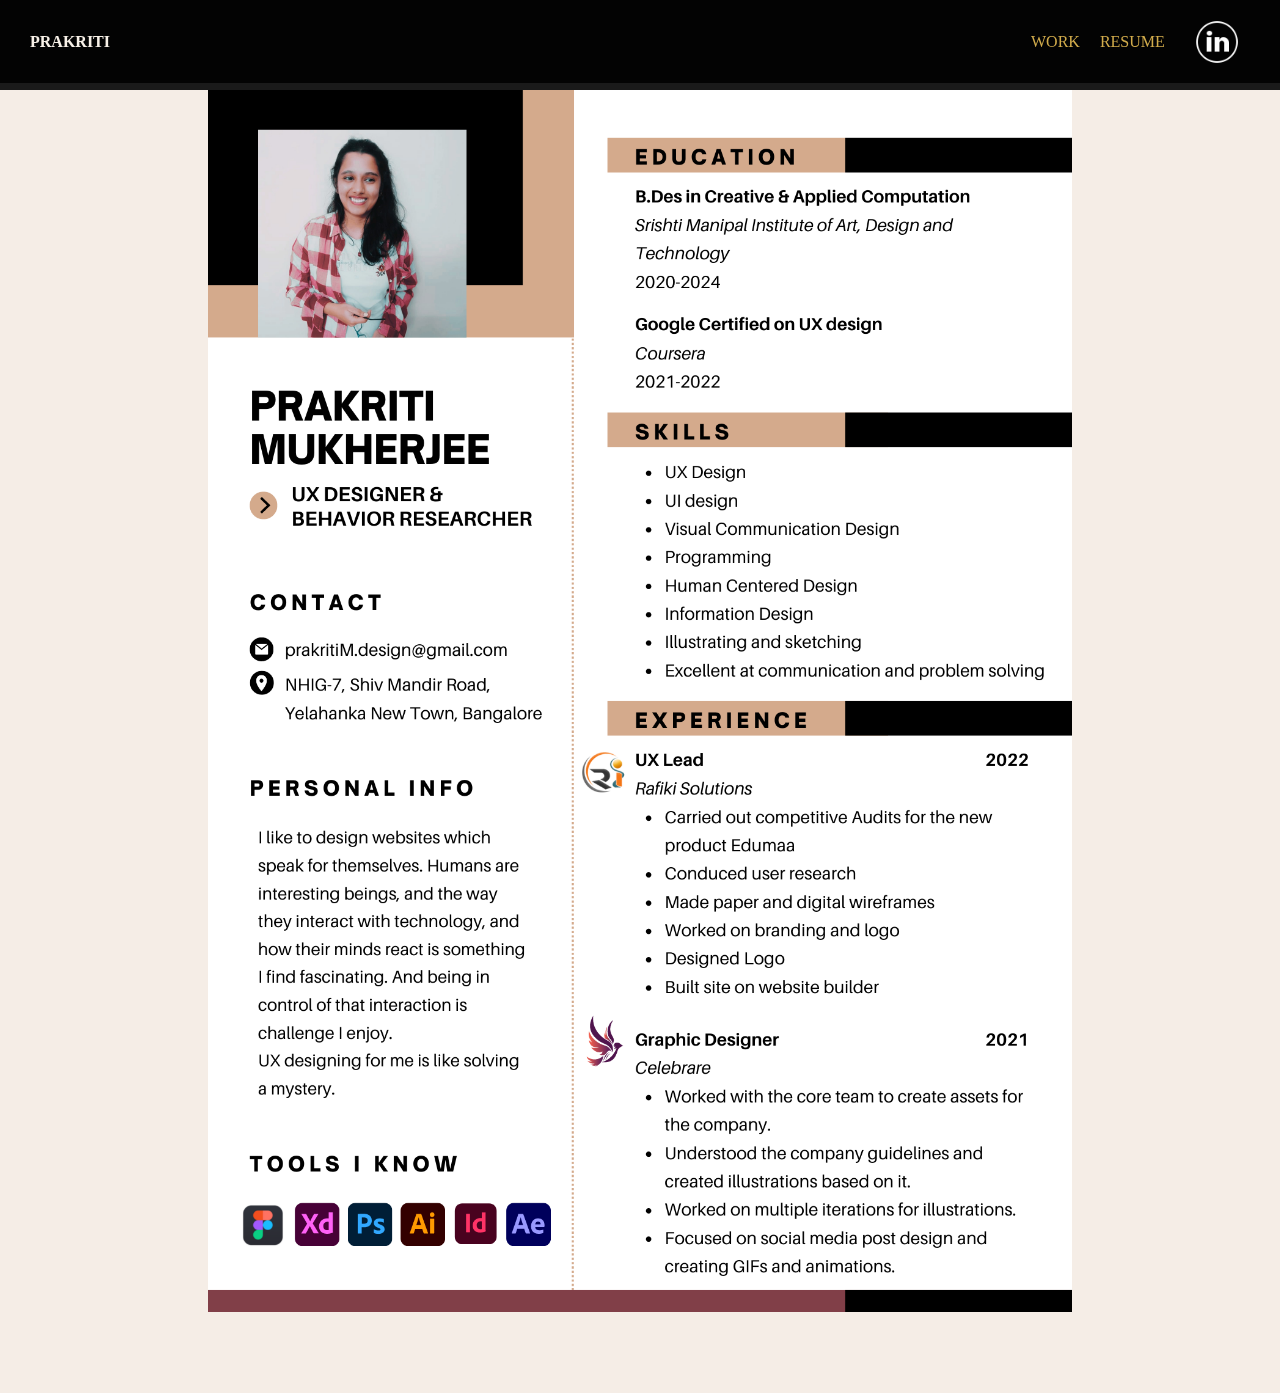
<file: resume.html>
<head>

    <meta charset="UTF-8"/>
    <meta name="viewport" content="width=device, initial-scale=1.0">
    <meta http-equiv="X-UA-Compatible" content="ie-edge"/>

    <title>
        Prakriti Mukherjee
    </title>
    <link rel="shortcut icon" href="img/favicon.ico" type="image/x-icon">

    <link rel="stylesheet" href="resume/style.css"/>
    <!-- <link rel="stylesheet" href="https://unpkg.com/swiper/swiper-bundle.min.css"/> -->
    </head>

    <body>
        <nav>
            <div class="logo">PRAKRITI</div>
            <div class="nav-links">
                <ul>
                    
                    <li><a href="index.html#work">WORK</a></li>
                    <li><a href="resume.html" >RESUME</a></li>
                   <img src="img/linkedIcon.png" alt="social" onclick="location.href='https://www.linkedin.com/in/prakriti-mukherjee-b47a65189/'"> 

                </ul>
            </div>
        </nav>


<!-- bannrer -->

<!-- part 2 -->




<div id="seg1" class="square">
    
</div>



<div class="slides" >
 
<img src="resume/globalResume.png">


</div>



    </body>
   </html>
</file>
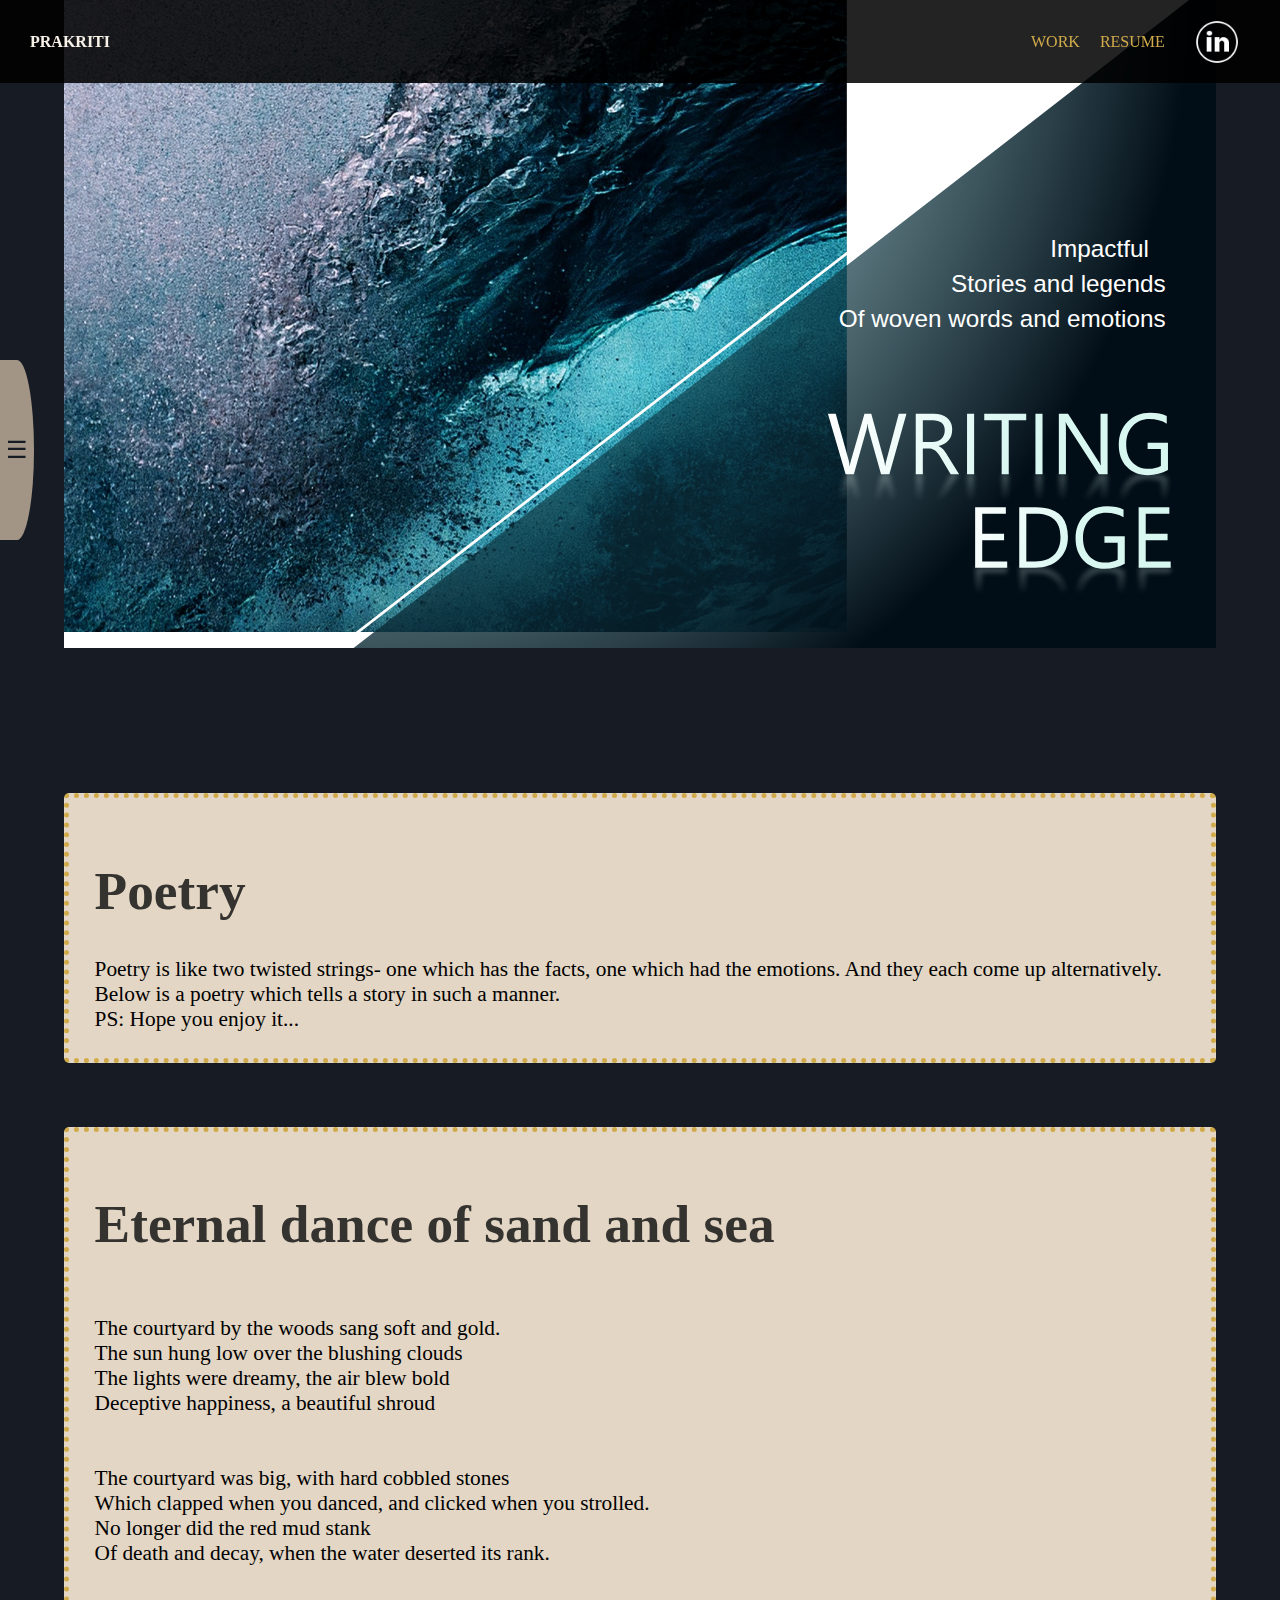
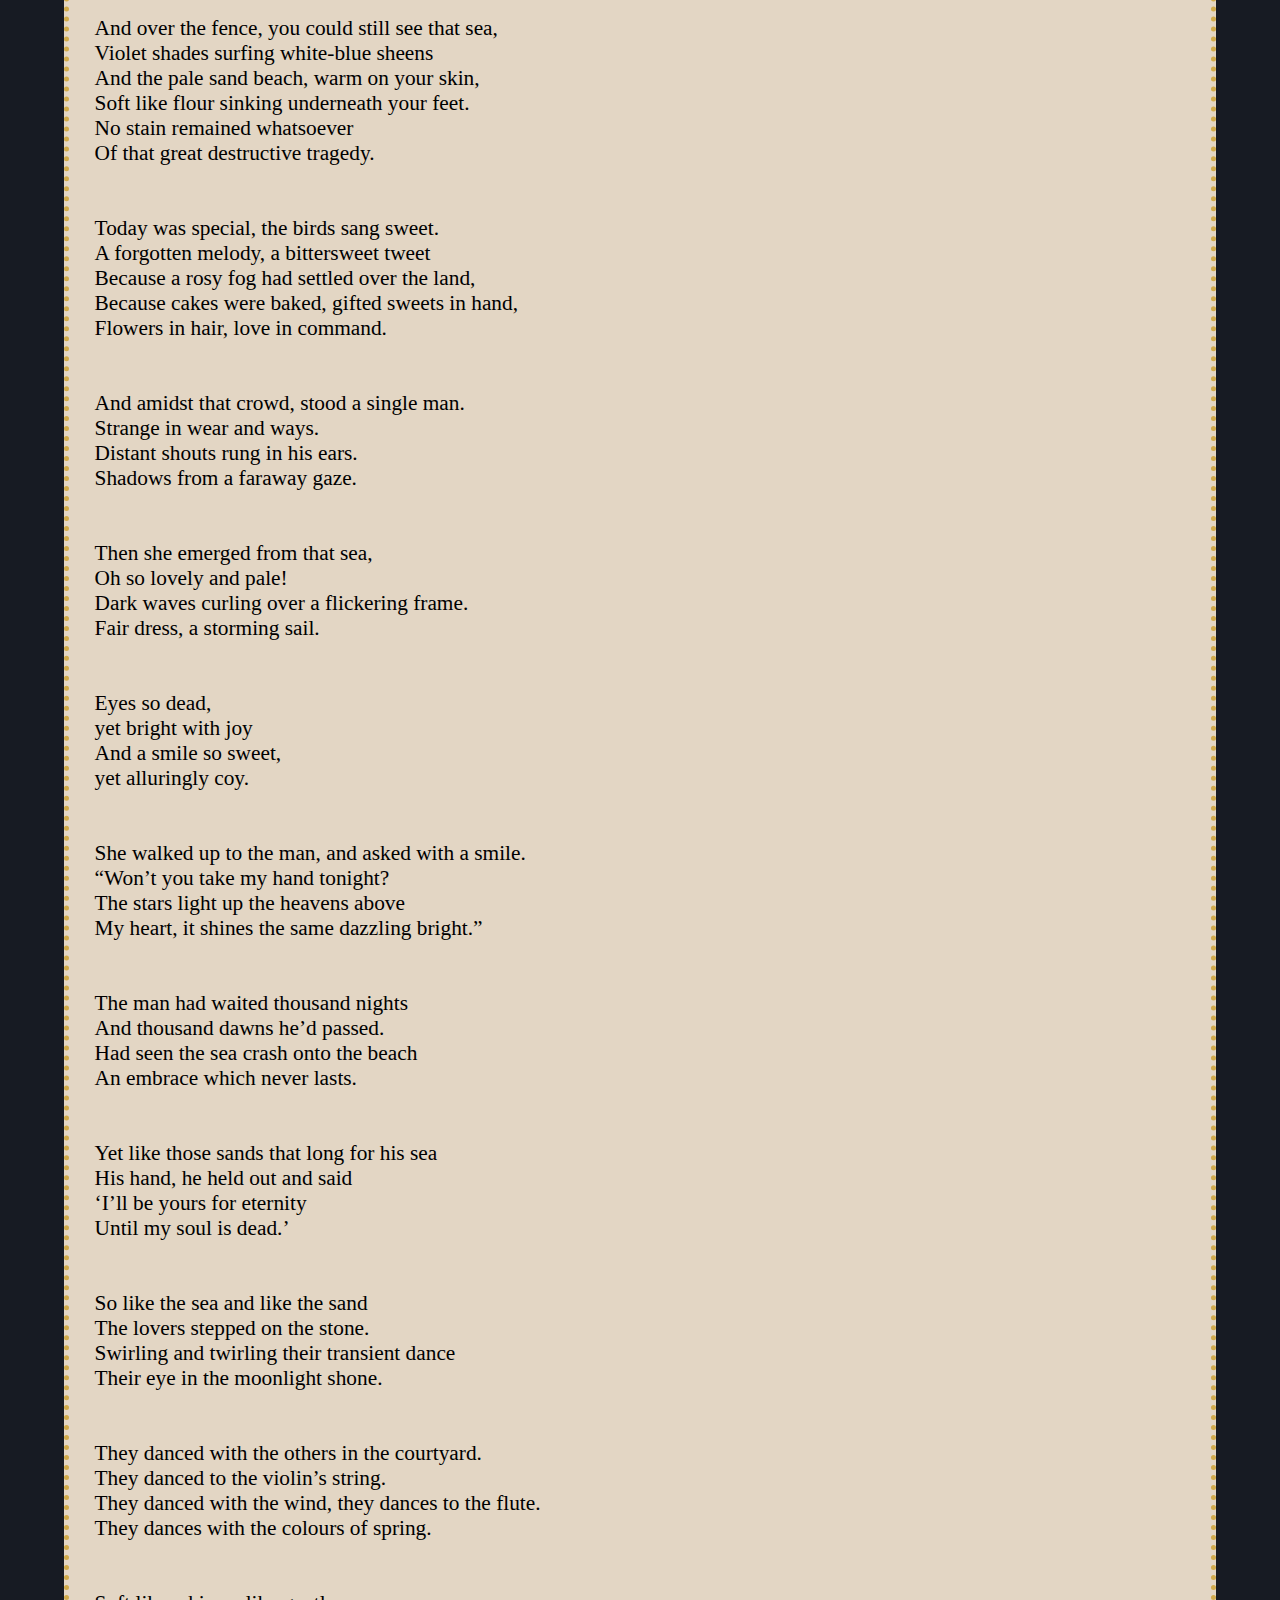
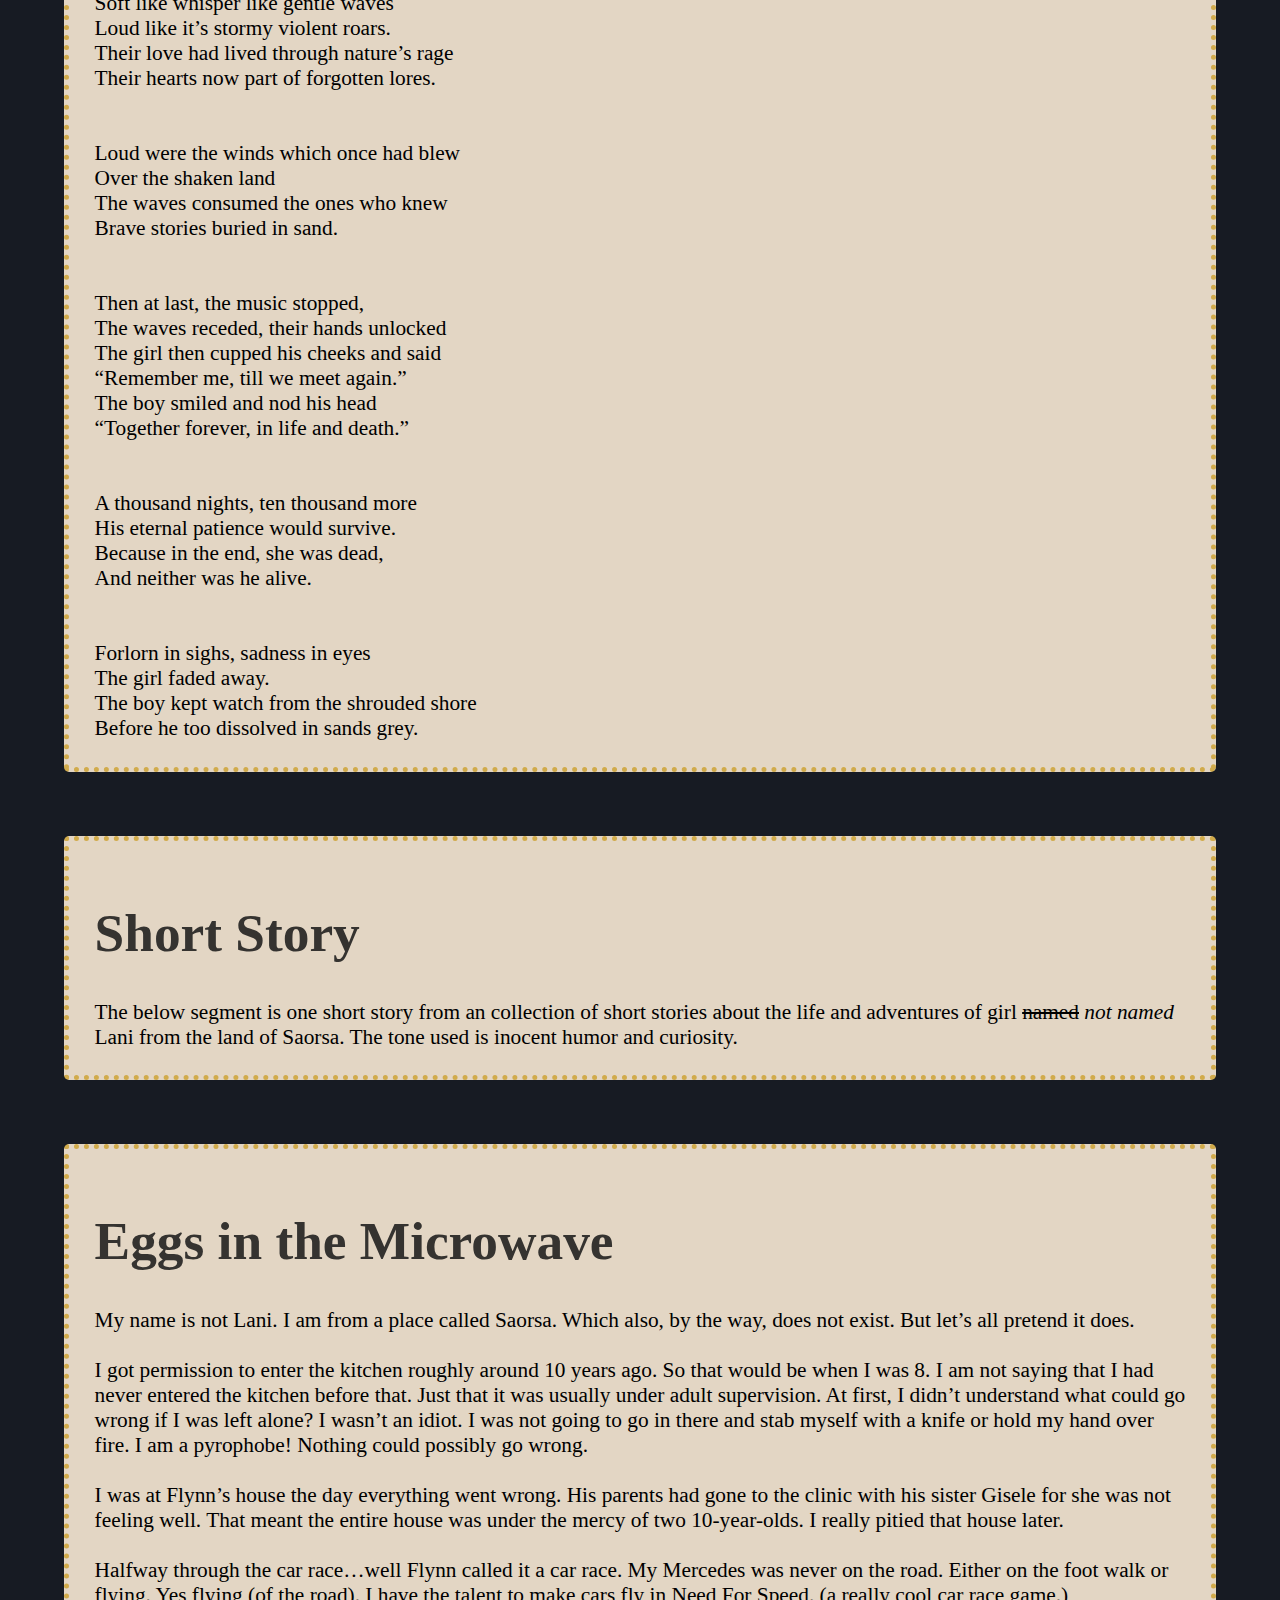
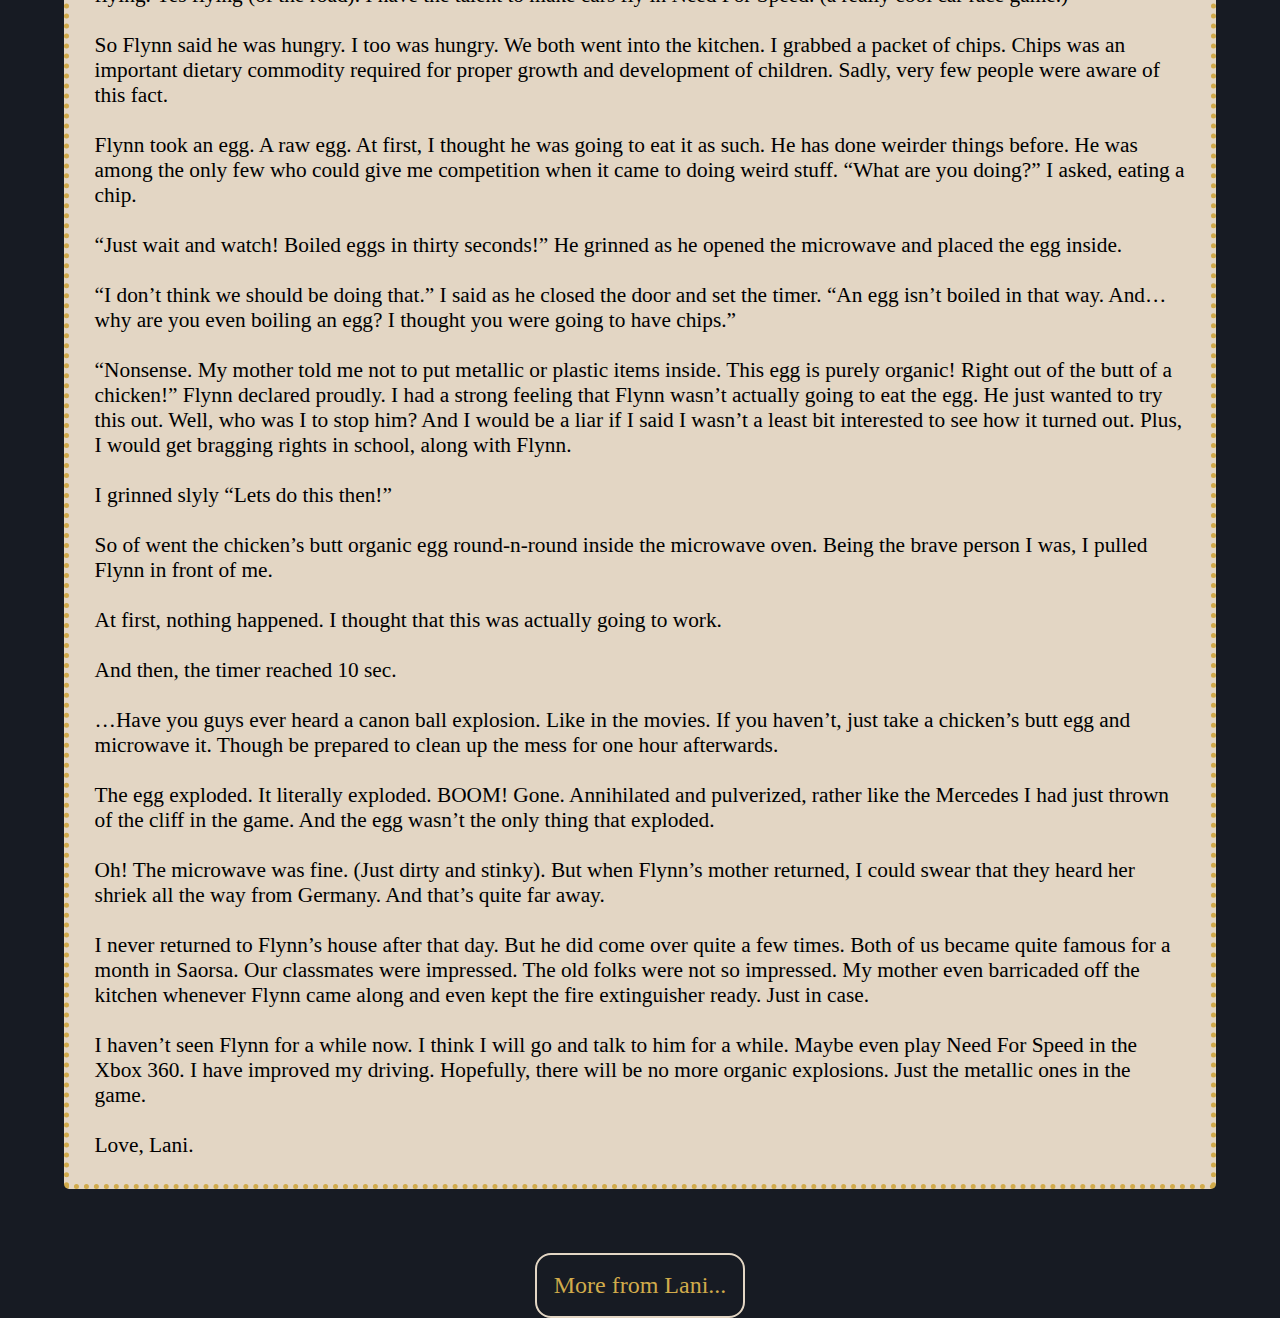
<file: stories.html>
<html>
<head>

    <meta charset="UTF-8"/>
    <meta name="viewport" content="width=device, initial-scale=1.0">
    <meta http-equiv="X-UA-Compatible" content="ie-edge"/>

    <title>
        Prakriti Mukherjee
    </title>
        <link rel="shortcut icon" href="img/favicon.ico" type="image/x-icon">
        
    <link rel="stylesheet" href="b6_writing/stories.css"/>

    </head>

    <body>
        <nav>
            <div class="logo">PRAKRITI</div>
            <div class="nav-links">
                <ul>
                 
                    <li><a href="index.html#work">WORK</a></li>
                    <li><a href="resume.html" >RESUME</a></li>
                   <img src="img/linkedIcon.png" alt="social" onclick="location.href='https://www.linkedin.com/in/prakriti-mukherjee-b47a65189/'"> 
 
                </ul>
            </div>
        </nav>


<!-- bannrer -->

<!-- part 2 -->




<!-- <div id="banner" class="square"> -->
    
</div>



<div class="slides">
<img src="b6_writing/Slide1.SVG" id="banner" alt="banner"></div>


<!-- The indexing menu part 1 -->

<div id="mySidebar" class="sidebar">
    <a href="javascript:void(0)" class="closebtn" onclick="closeNav()">×</a>
<h2>INDEX</h2>
    <a href="#banner">Banner</a>  <!-- done to square -->
    <a href="#seg1">Poetry</a>
    <a href="#seg2">Eternal Dance of Sand and Sea</a>
    <a href="#seg3">Short Story Intro</a>
    <a href="#seg4">Eggs in the Microwave</a>

    


  </div>



<div id="main">
    <button id="mainbtn" class="openbtn" onclick="openNav()">☰  
    </button>  



<!-- end of indexing -->








<!-- poem-->


<div class="textBox" id="seg1">
    <h1>Poetry</h1>
    Poetry is like two twisted strings- one which has the facts, one which had the emotions. And they each come up alternatively. <br>
    Below is a poetry which tells a story in such a manner. 
    <br>PS: Hope you enjoy it...
</div>





<div class="textBox" id="seg2">
 
<h1>Eternal dance of sand and sea</h1>

<br>The courtyard by the woods sang soft and gold.
<br>The sun hung low over the blushing clouds
<br>The lights were dreamy, the air blew bold
<br>Deceptive happiness, a beautiful shroud
<br><br>
<br>The courtyard was big, with hard cobbled stones
<br>Which clapped when you danced, and clicked when you strolled.
<br>No longer did the red mud stank
<br>Of death and decay, when the water deserted its rank.
<br><br>
<br>And over the fence, you could still see that sea,
<br>Violet shades surfing white-blue sheens
<br>And the pale sand beach, warm on your skin,
<br>Soft like flour sinking underneath your feet.
<br>No stain remained whatsoever
<br>Of that great destructive tragedy.
<br><br>
<br>Today was special, the birds sang sweet.
<br>A forgotten melody, a bittersweet tweet
<br>Because a rosy fog had settled over the land,
<br>Because cakes were baked, gifted sweets in hand,
<br>Flowers in hair, love in command.
<br><br>
<br>And amidst that crowd, stood a single man.
<br>Strange in wear and ways.
<br>Distant shouts rung in his ears.
<br>Shadows from a faraway gaze.
<br><br>
<br>Then she emerged from that sea, 
<br>Oh so lovely and pale!
<br>Dark waves curling over a flickering frame.
<br>Fair dress, a storming sail.
<br><br>
<br>Eyes so dead, 
<br>yet bright with joy
<br>And a smile so sweet, 
<br>yet alluringly coy.
<br><br>
<br>She walked up to the man, and asked with a smile.
<br>“Won’t you take my hand tonight?
<br>The stars light up the heavens above
<br>My heart, it shines the same dazzling bright.”
<br><br>
<br>The man had waited thousand nights
<br>And thousand dawns he’d passed.
<br>Had seen the sea crash onto the beach
<br>An embrace which never lasts.
<br><br>
<br>Yet like those sands that long for his sea
<br>His hand, he held out and said
<br>‘I’ll be yours for eternity
<br>Until my soul is dead.’
<br><br>
<br>So like the sea and like the sand
<br>The lovers stepped on the stone.
<br>Swirling and twirling their transient dance
<br>Their eye in the moonlight shone.
<br><br>
<br>They danced with the others in the courtyard.
<br>They danced to the violin’s string.
<br>They danced with the wind, they dances to the flute.
<br>They dances with the colours of spring.
<br><br>
<br>Soft like whisper like gentle waves
<br>Loud like it’s stormy violent roars.
<br>Their love had lived through nature’s rage
<br>Their hearts now part of forgotten lores.
<br><br>
<br>Loud were the winds which once had blew
<br>Over the shaken land
<br>The waves consumed the ones who knew
<br>Brave stories buried in sand.
<br><br>
<br>Then at last, the music stopped,
<br>The waves receded, their hands unlocked
<br>The girl then cupped his cheeks and said
<br>“Remember me, till we meet again.”
<br>The boy smiled and nod his head
<br>“Together forever, in life and death.”
<br><br>
<br>A thousand nights, ten thousand more
<br>His eternal patience would survive.
<br>Because in the end, she was dead, 
<br>And neither was he alive.
<br><br>
<br>Forlorn in sighs, sadness in eyes
<br>The girl faded away.
<br>The boy kept watch from the shrouded shore
<br>Before he too dissolved in sands grey.

</pre>


</div>









<!-- story -->




<div class="textBox" id="seg3">
 <h1>Short Story</h1>
The below segment is one short story from an collection of short stories about the life and adventures of  girl <strike>named</strike> 
<i>not named</i> Lani from the land of Saorsa. The tone used is inocent humor and curiosity.


</div>







<div class="textBox" id="seg4">
 <h1>Eggs in the Microwave</h1>

 My name is not Lani. I am from a place called Saorsa. Which also, by the way, does not exist. But let’s all pretend it does.


<br><br>I got permission to enter the kitchen roughly around 10 years ago. So that would be when I was 8. I am not saying that I had never entered the kitchen before that. Just that it was usually under adult supervision. At first, I didn’t understand what could go wrong if I was left alone? I wasn’t an idiot. I was not going to go in there and stab myself with a knife or hold my hand over fire. I am a pyrophobe! Nothing could possibly go wrong.

<br><br>I was at Flynn’s house the day everything went wrong. His parents had gone to the clinic with his sister Gisele for she was not feeling well. That meant the entire house was under the mercy of two 10-year-olds. I really pitied that house later.

<br><br>Halfway through the car race…well Flynn called it a car race. My Mercedes was never on the road. Either on the foot walk or flying. Yes flying (of the road). I have the talent to make cars fly in Need For Speed. (a really cool car race game.)

<br><br>So Flynn said he was hungry. I too was hungry. We both went into the kitchen. I grabbed a packet of chips. Chips was an important dietary commodity required for proper growth and development of children. Sadly, very few people were aware of this fact.

<br><br>Flynn took an egg. A raw egg. At first, I thought he was going to eat it as such. He has done weirder things before. He was among the only few who could give me competition when it came to doing weird stuff.
 “What are you doing?” I asked, eating a chip. 

 <br><br>“Just wait and watch! Boiled eggs in thirty seconds!” He grinned as he opened the microwave and placed the egg inside.

 <br><br>“I don’t think we should be doing that.” I said as he closed the door and set the timer. “An egg isn’t boiled in that way. And…why are you even boiling an egg? I thought you were going to have chips.”
 
 <br><br>“Nonsense. My mother told me not to put metallic or plastic items inside. This egg is purely organic! Right out of the butt of a chicken!” Flynn declared proudly. I had a strong feeling that Flynn wasn’t actually going to eat the egg. He just wanted to try this out. Well, who was I to stop him? And I would be a liar if I said I wasn’t a least bit interested to see how it turned out. Plus, I would get bragging rights in school, along with Flynn.

 <br><br>I grinned slyly “Lets do this then!”

 <br><br>So of went the chicken’s butt organic egg round-n-round inside the microwave oven. Being the brave person I was, I pulled Flynn in front of me.

 <br><br>At first, nothing happened. I thought that this was actually going to work.

 <br><br>And then, the timer reached 10 sec. 

 <br><br>…Have you guys ever heard a canon ball explosion. Like in the movies. If you haven’t, just take a chicken’s butt egg and microwave it. Though be prepared to clean up the mess for one hour afterwards.

 <br><br>The egg exploded. It literally exploded. BOOM! Gone. Annihilated and pulverized, rather like the Mercedes I had just thrown of the cliff in the game. And the egg wasn’t the only thing that exploded.

 <br><br>Oh! The microwave was fine. (Just dirty and stinky). But when Flynn’s mother returned, I could swear that they heard her shriek all the way from Germany. And that’s quite far away. 

 <br><br>I never returned to Flynn’s house after that day. But he did come over quite a few times. Both of us became quite famous for a month in Saorsa. Our classmates were impressed. The old folks were not so impressed. My mother even barricaded off the kitchen whenever Flynn came along and even kept the fire extinguisher ready. Just in case.

 <br><br>I haven’t seen Flynn for a while now. I think I will go and talk to him for a while. Maybe even play Need For Speed in the Xbox 360. I have improved my driving. Hopefully, there will be no more organic explosions. Just the metallic ones in the game.

 <br><br>Love, Lani.


</div>


<div class="back" onclick="location.href='https://iamnotlani.blogspot.com/'" target="_blank">
    <div class="backtext">
        More from Lani...
    </div></div>
















    </body>



<script>

    
// <!-- for side index -->
    function openNav() {
      document.getElementById("mySidebar").style.width = "200px";
    //   document.getElementById("main").style.marginLeft = "20px";
    document.getElementById("mainbtn").style.visibility = "hidden";
    

    }
    
    function closeNav() {
      document.getElementById("mySidebar").style.width = "0";
      document.getElementById("main").style.marginLeft= "0";
      document.getElementById("mainbtn").style.visibility = "visible";
      
    }
    </script>



    </html>
</file>
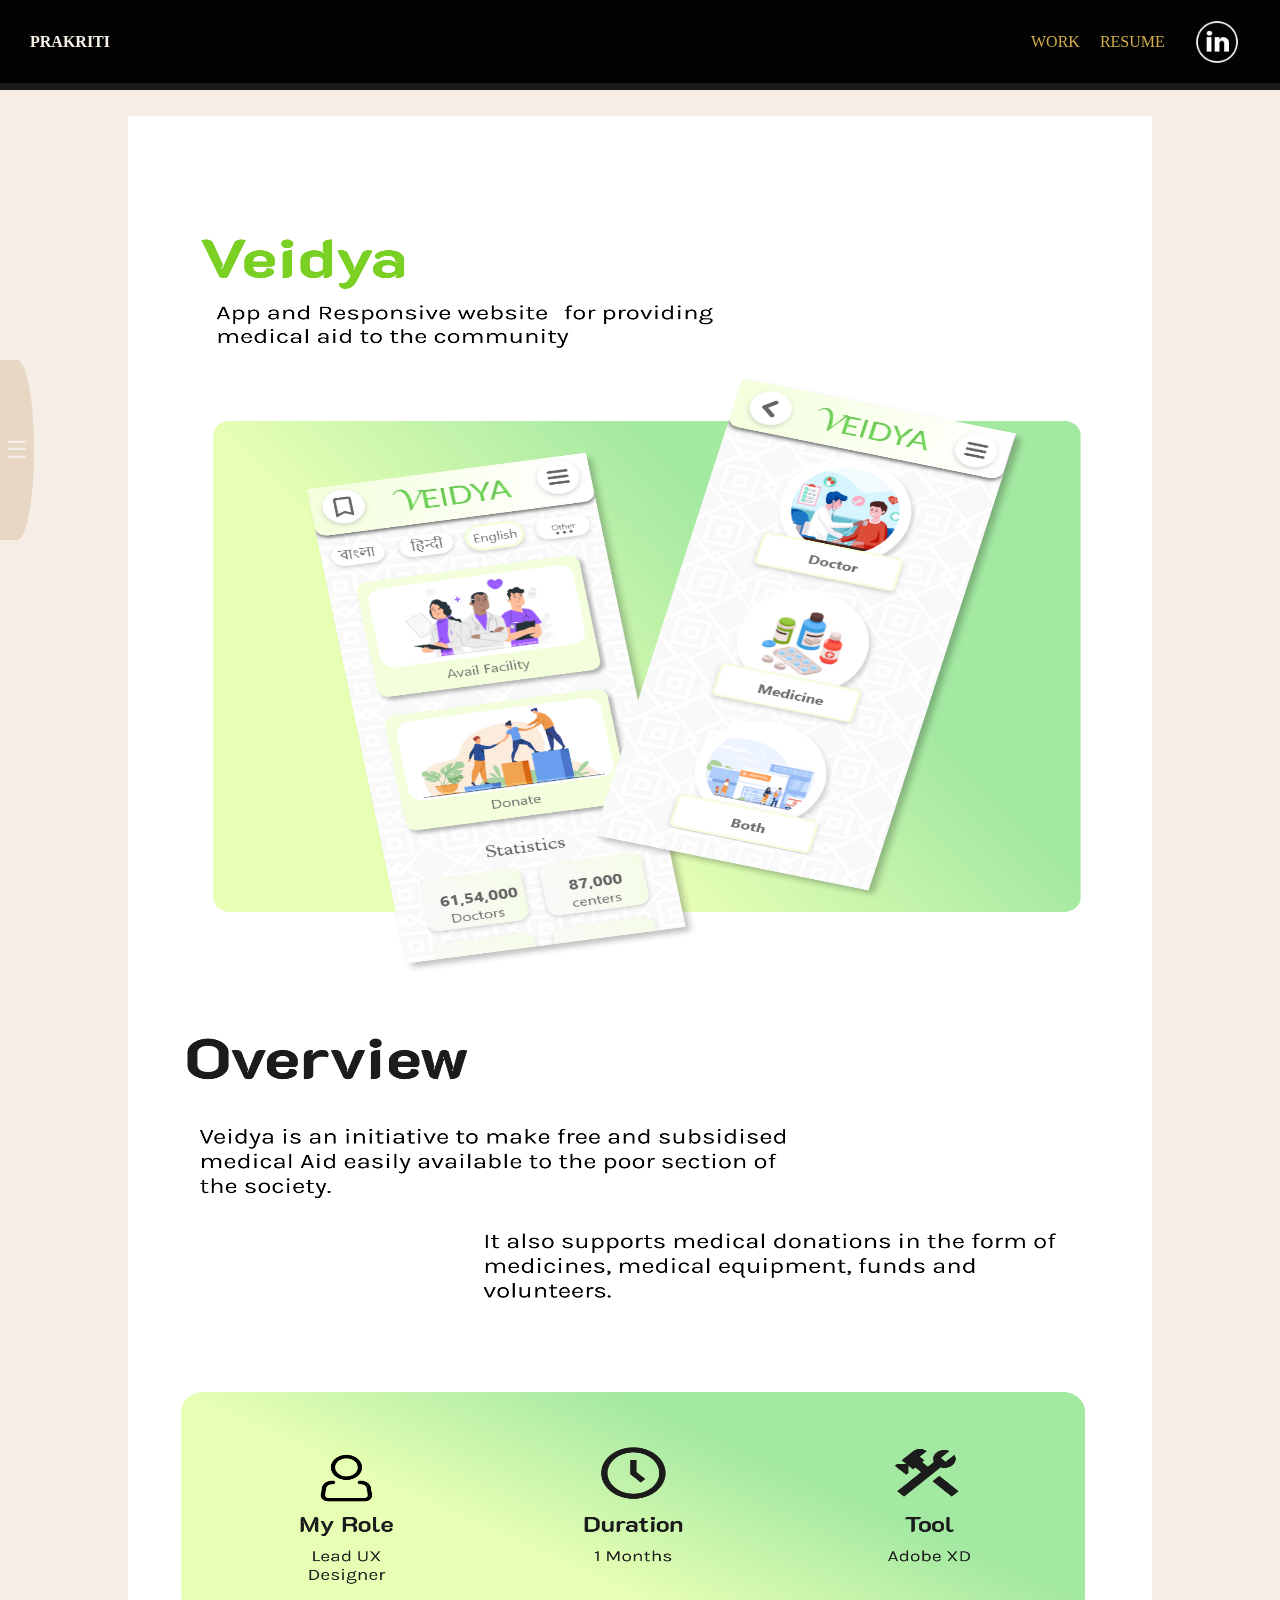
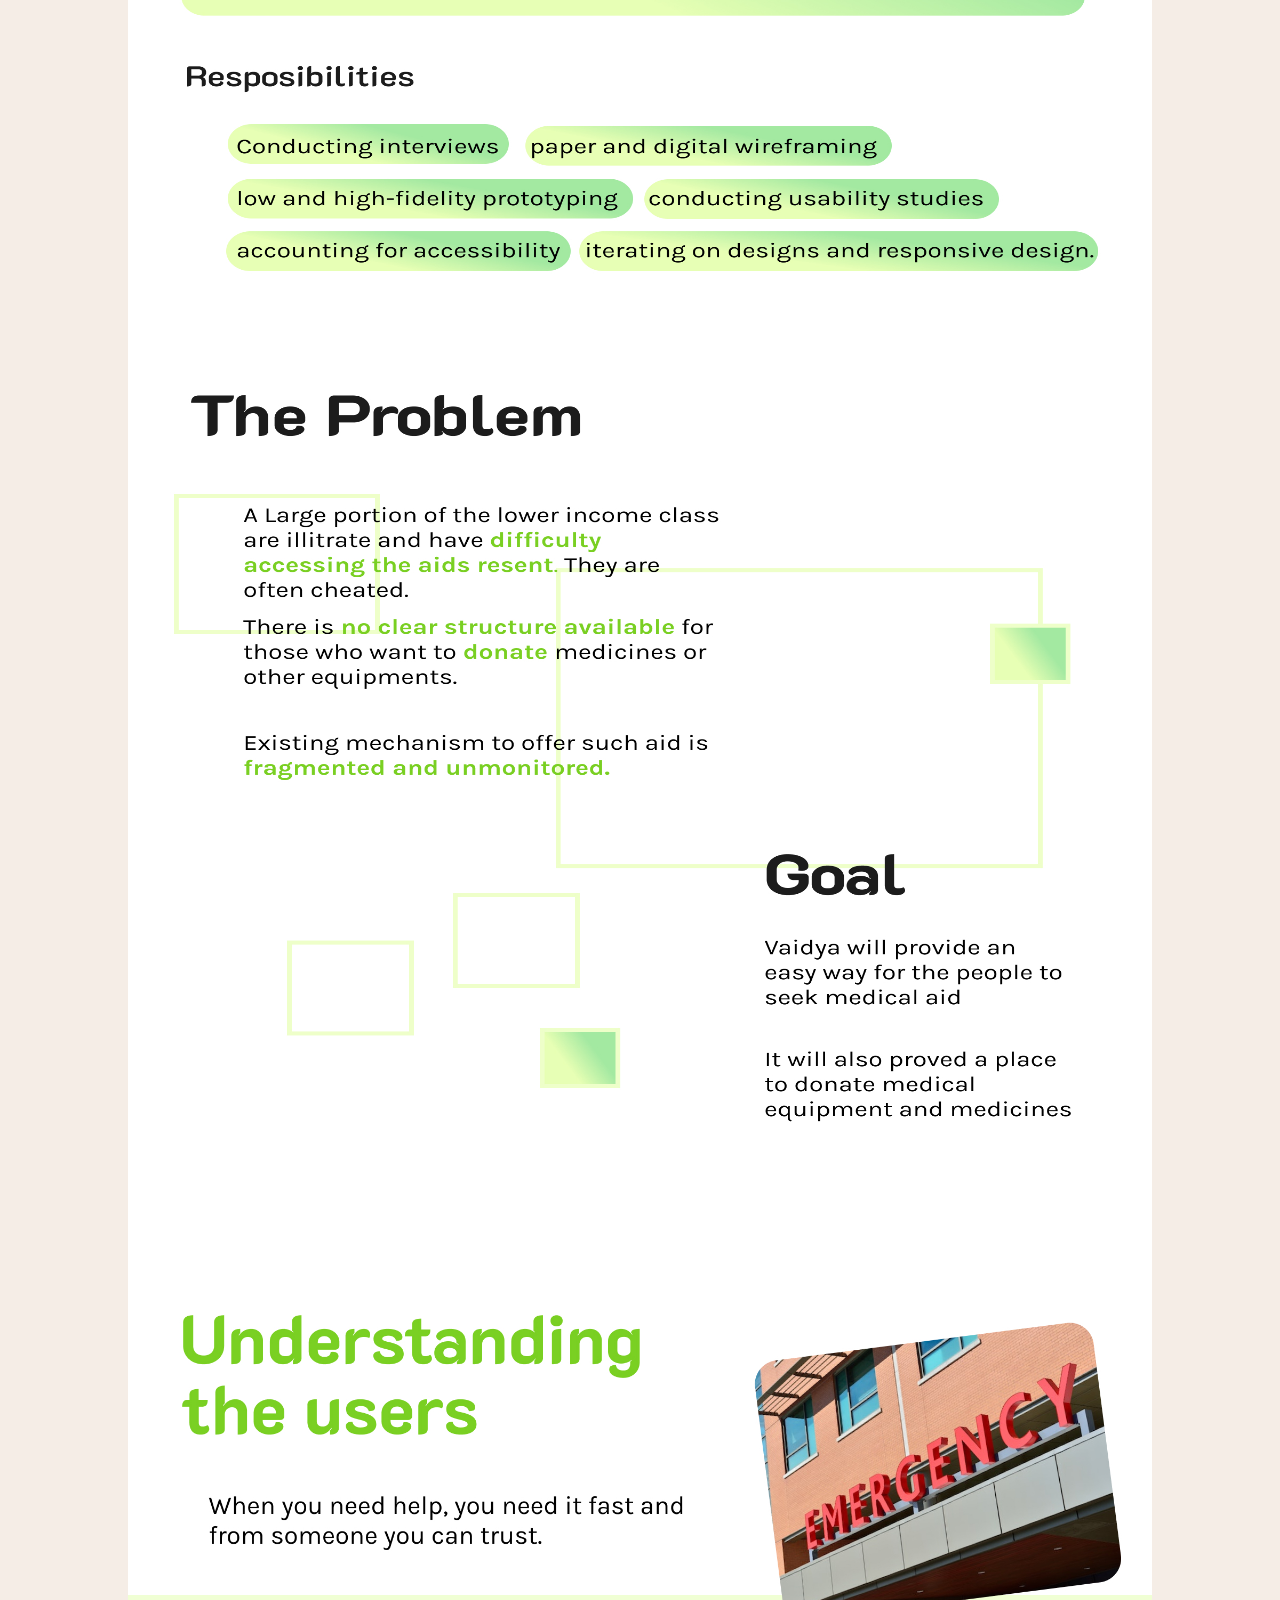
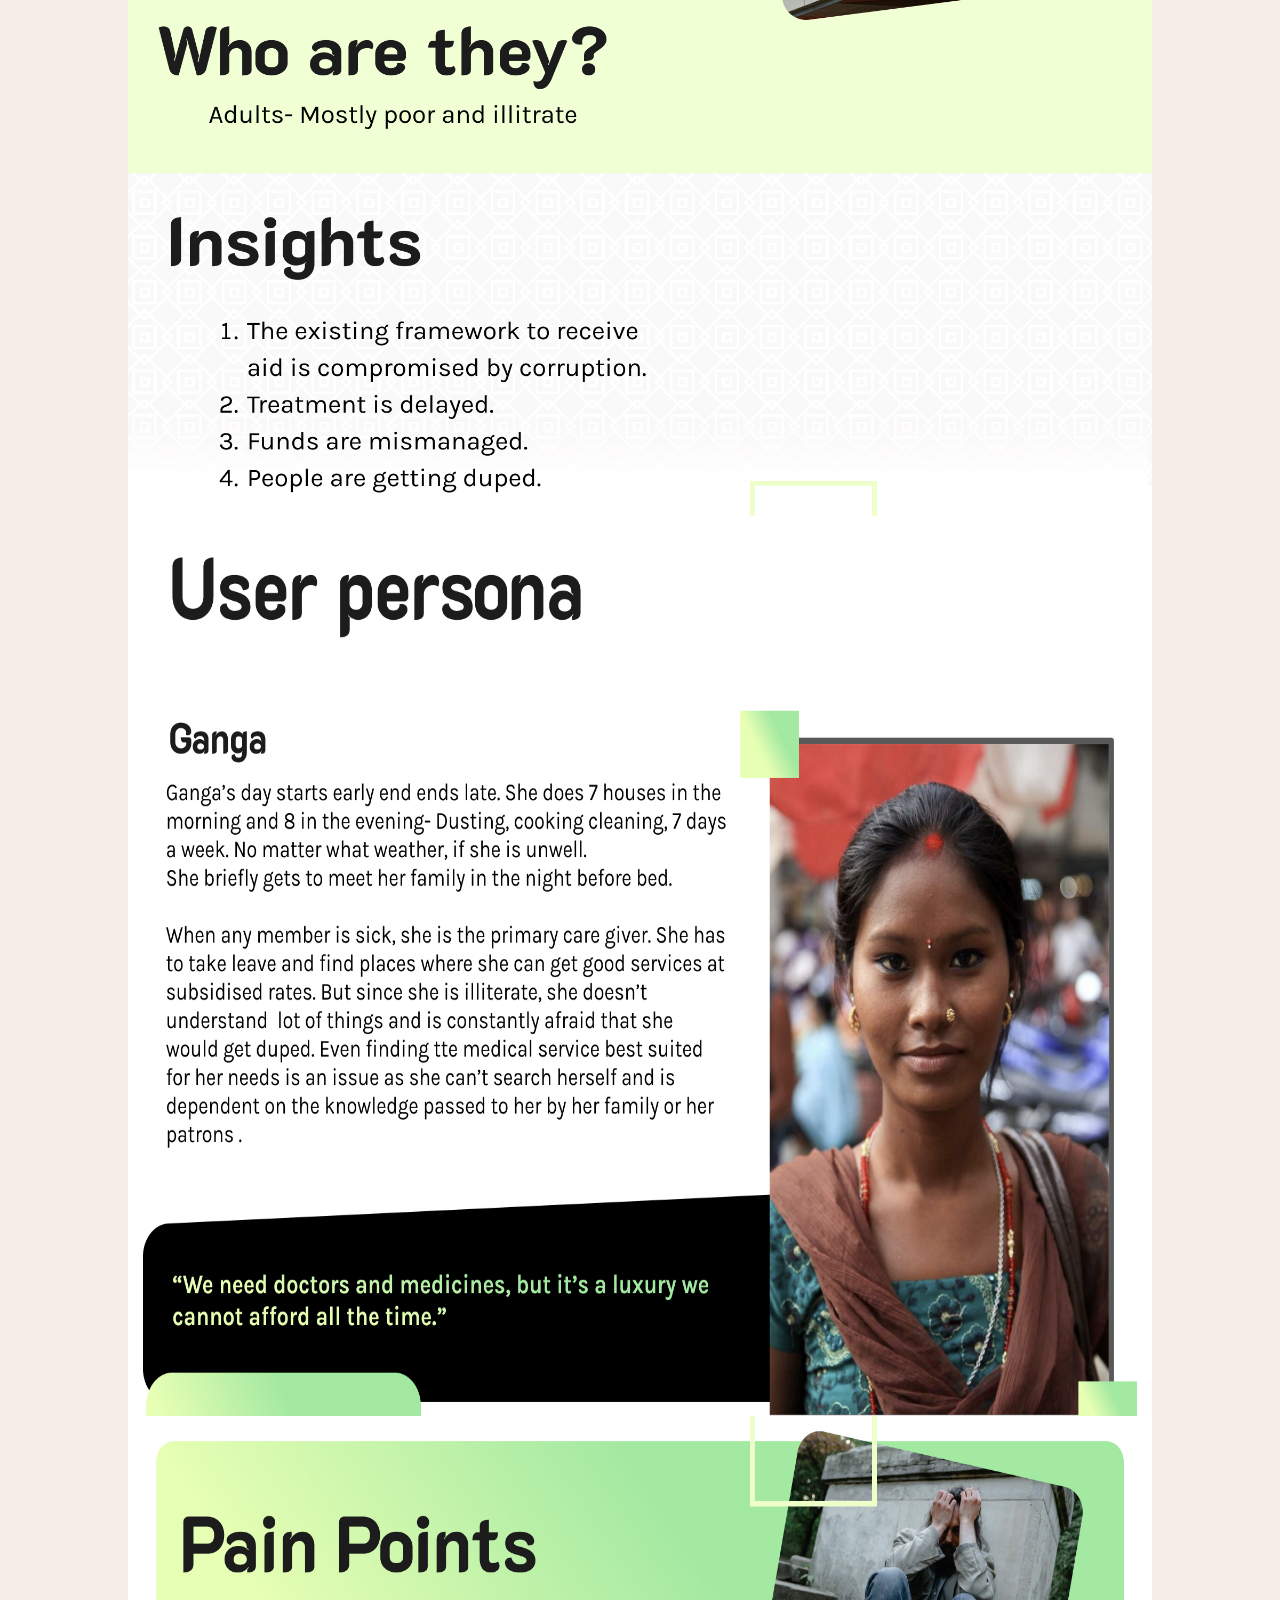
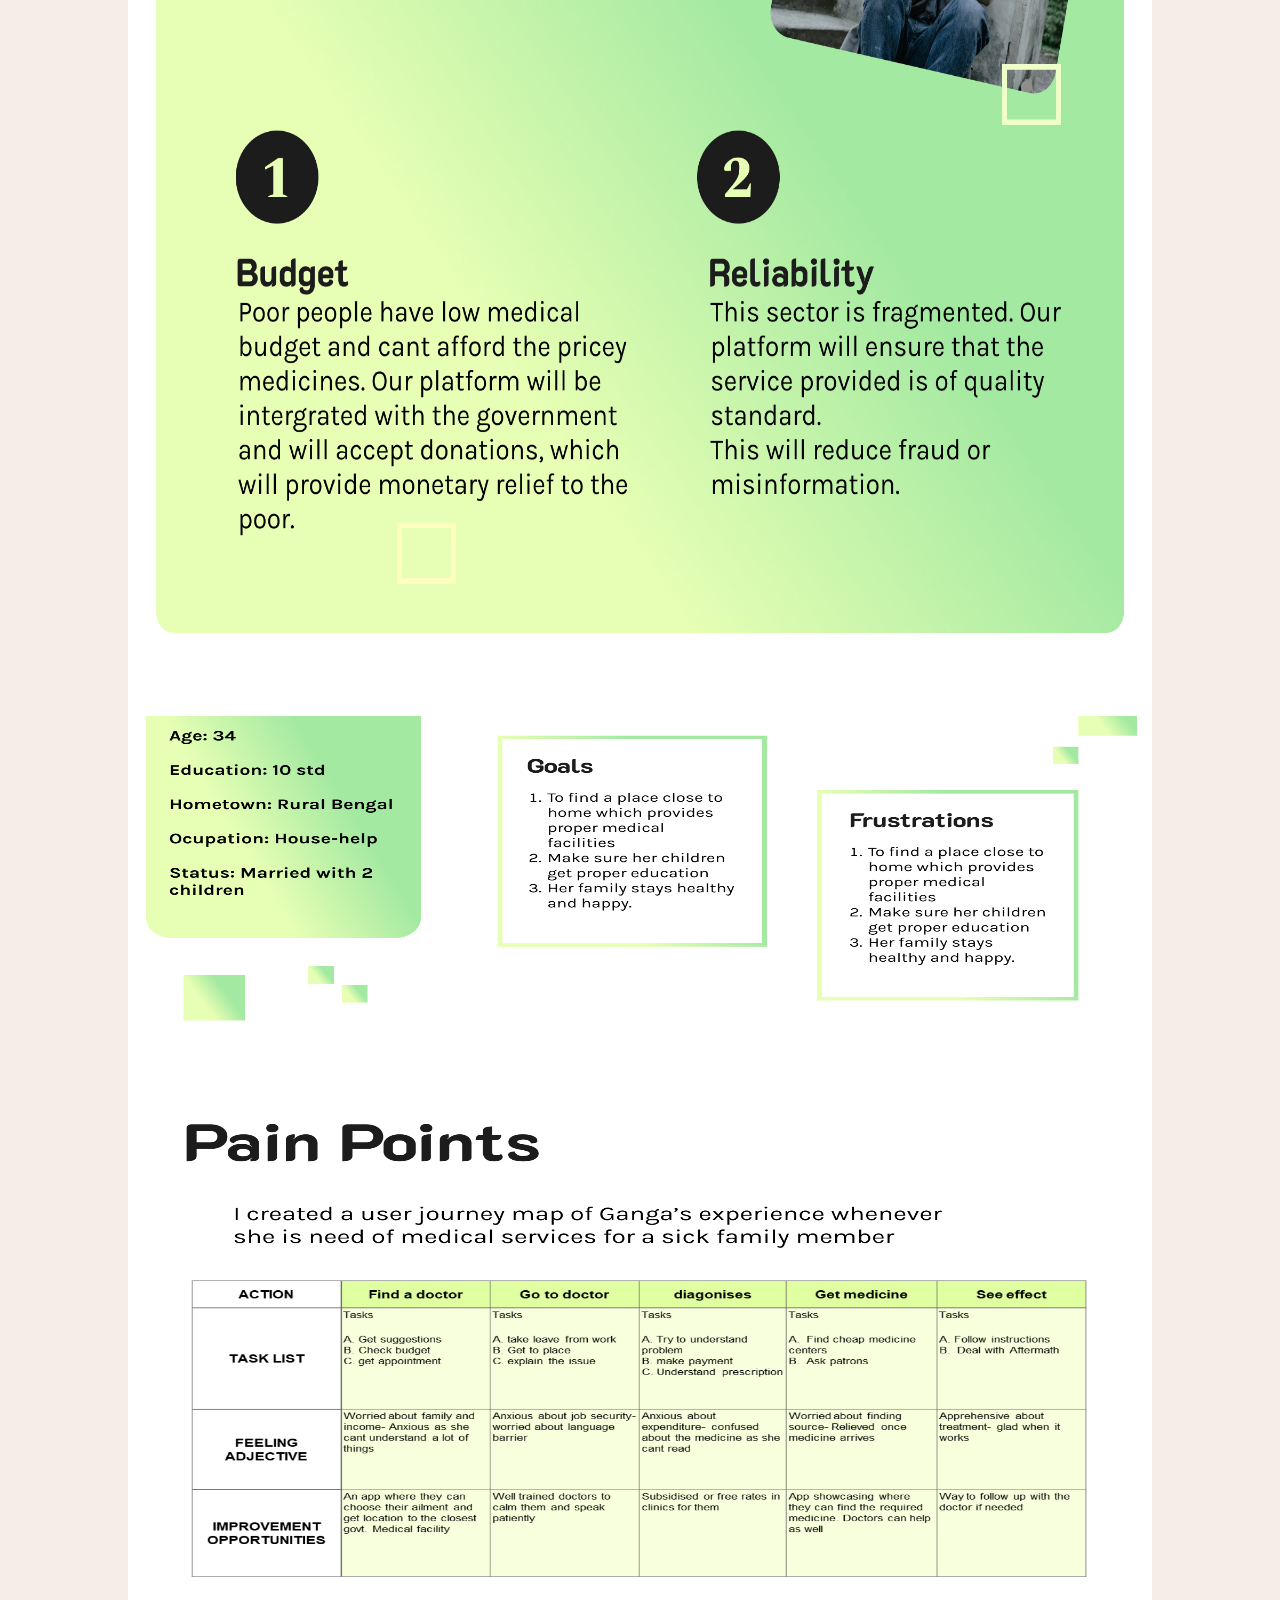
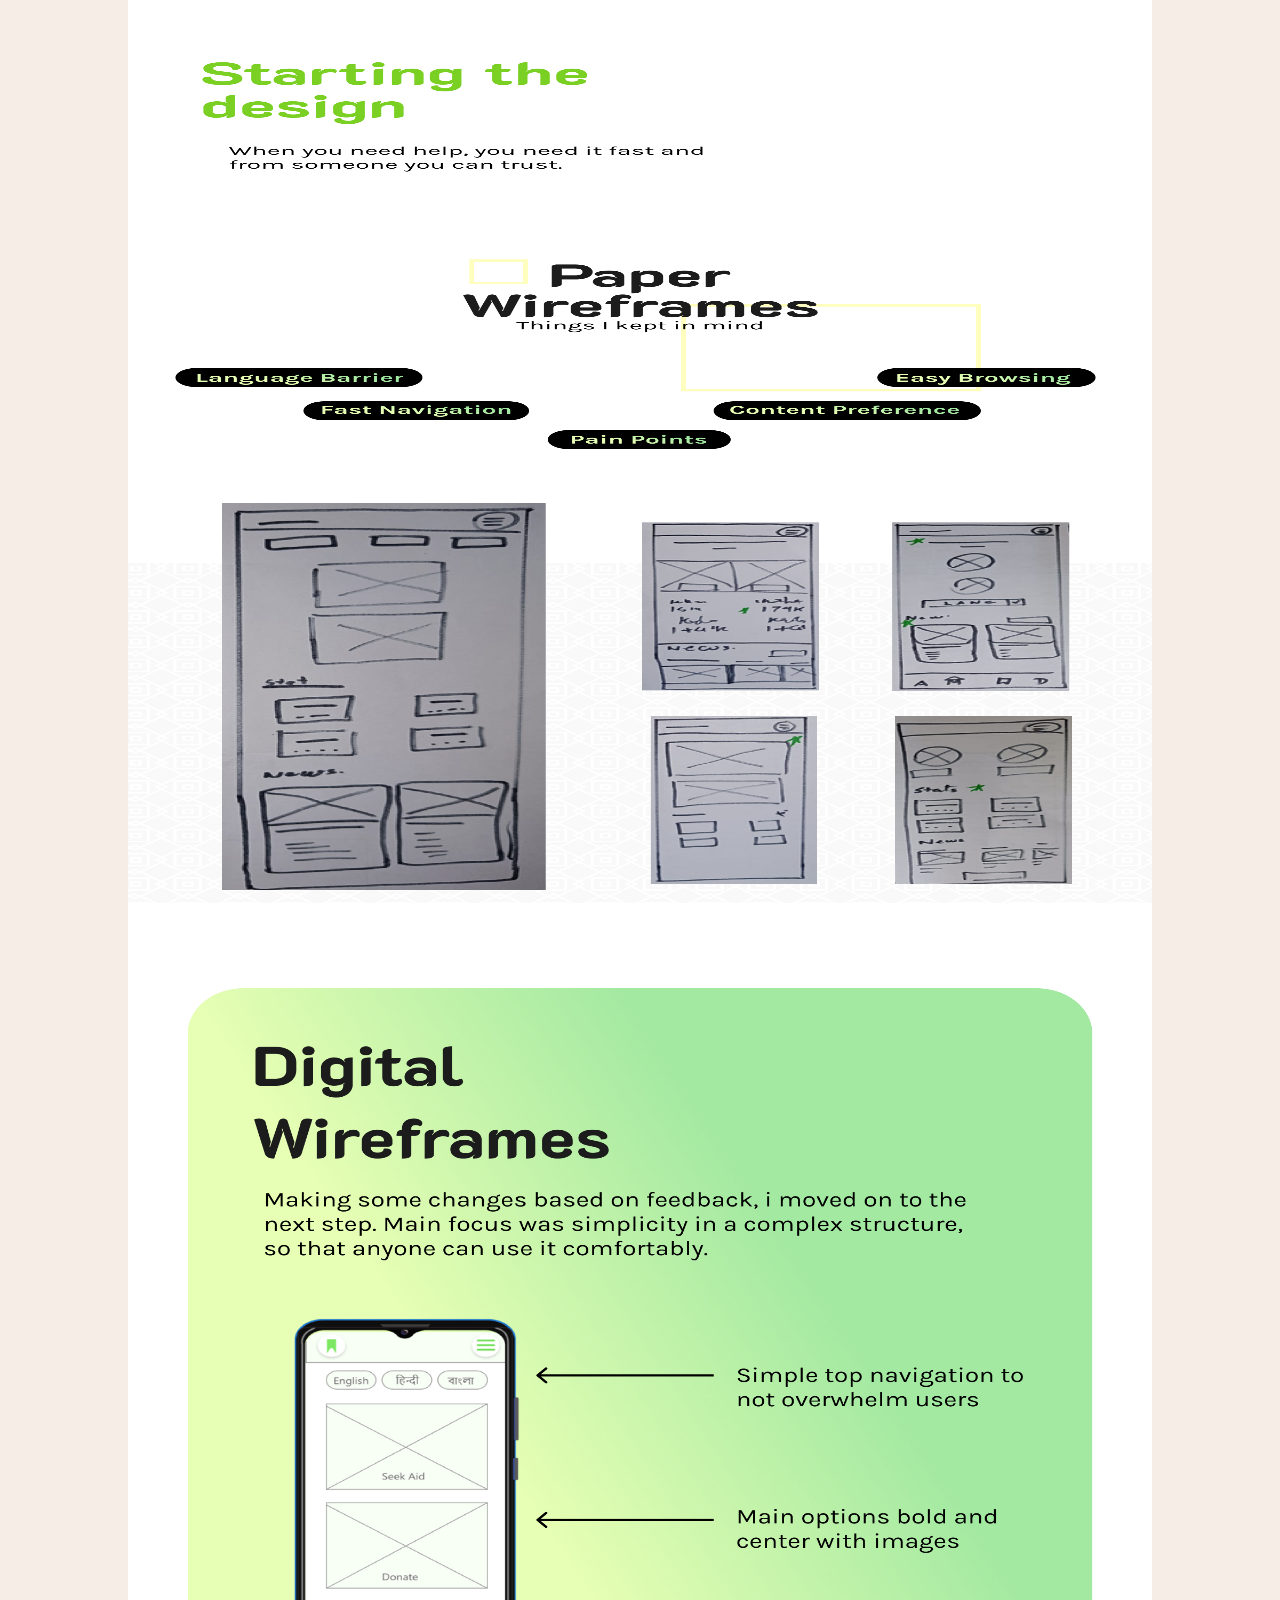
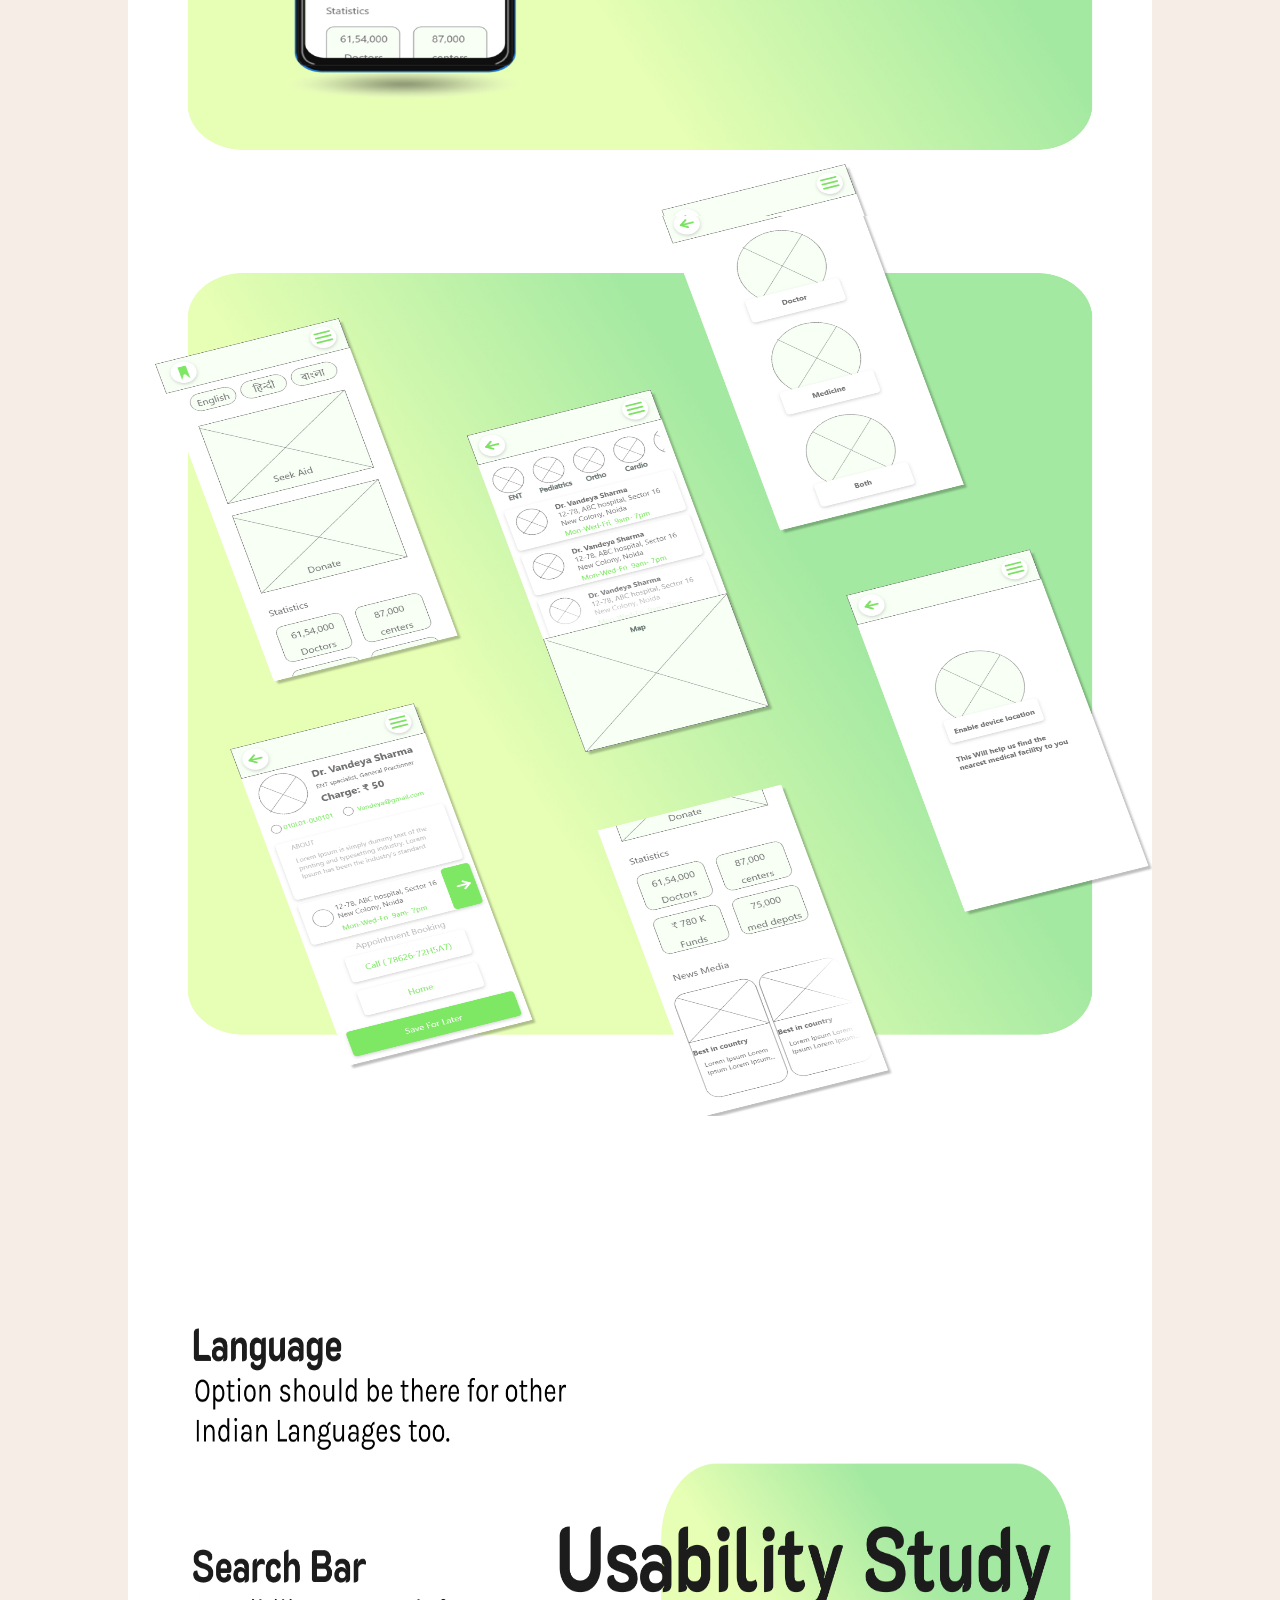
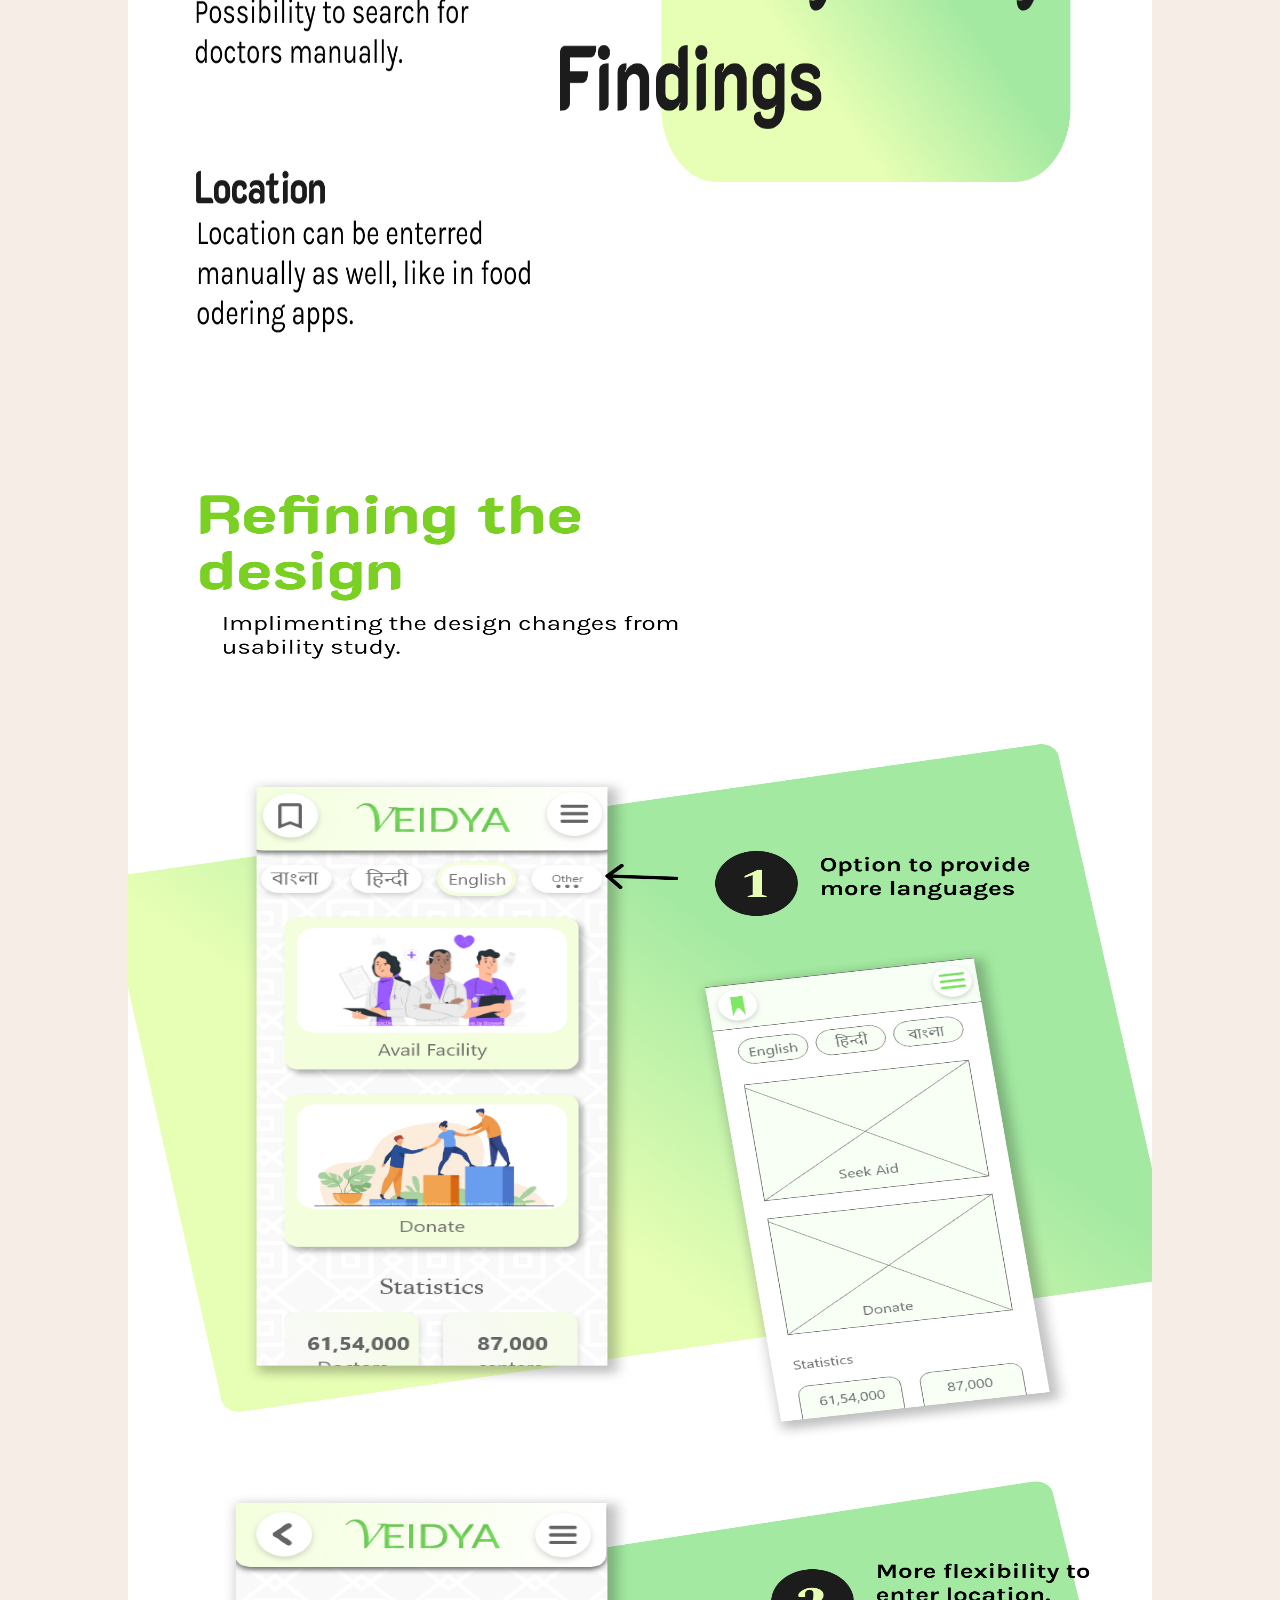
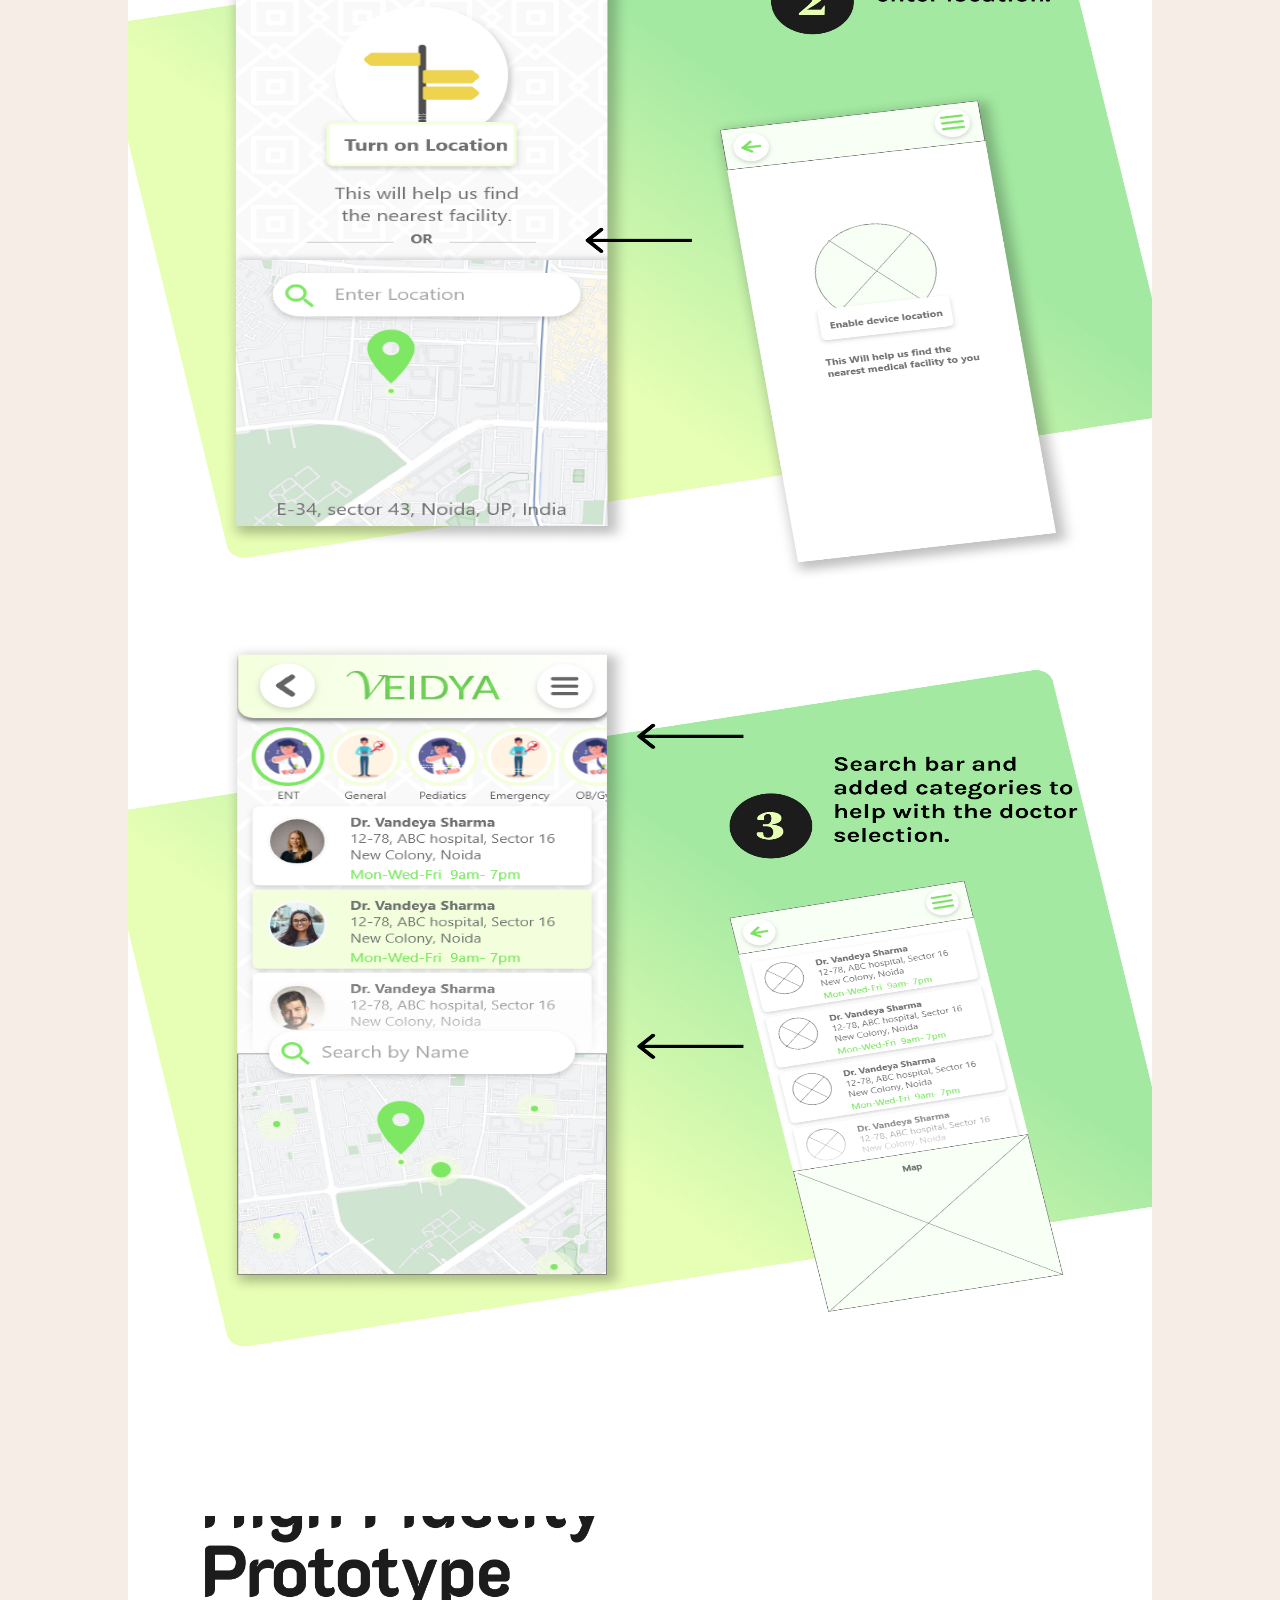
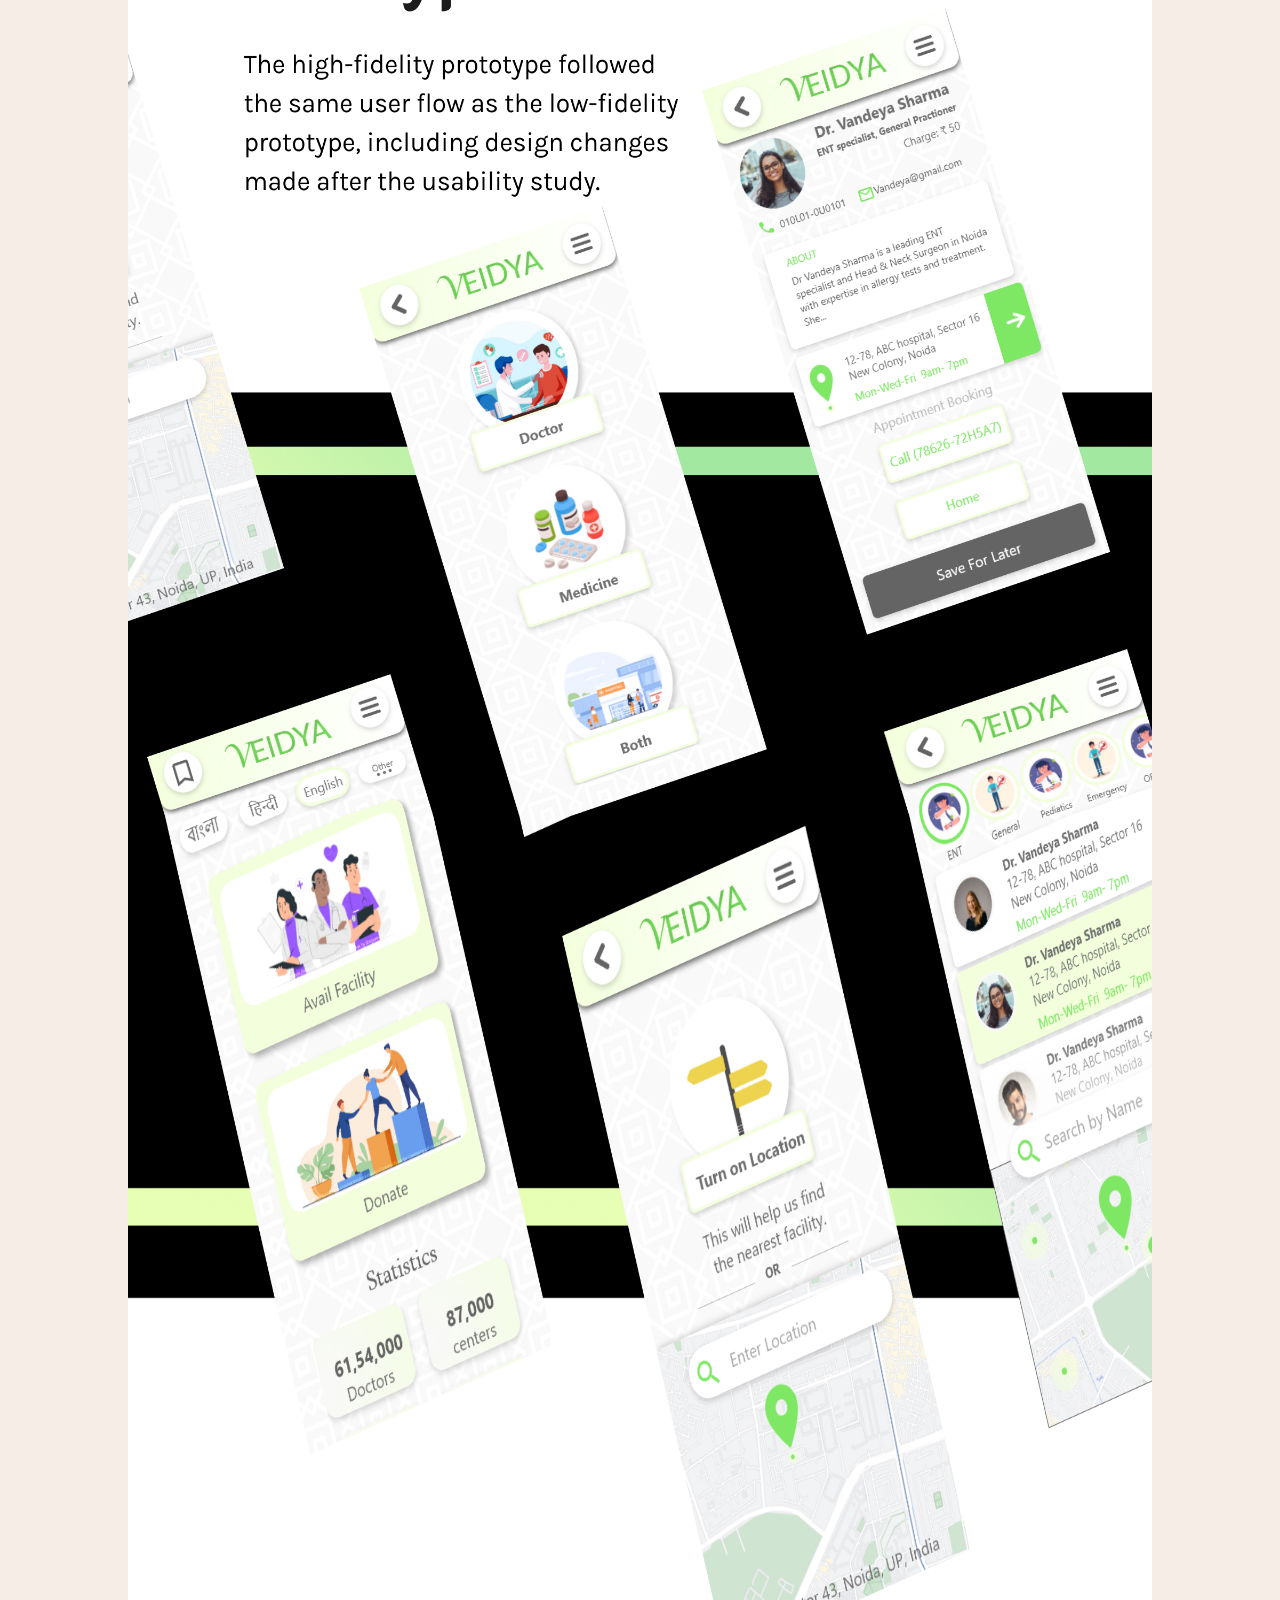
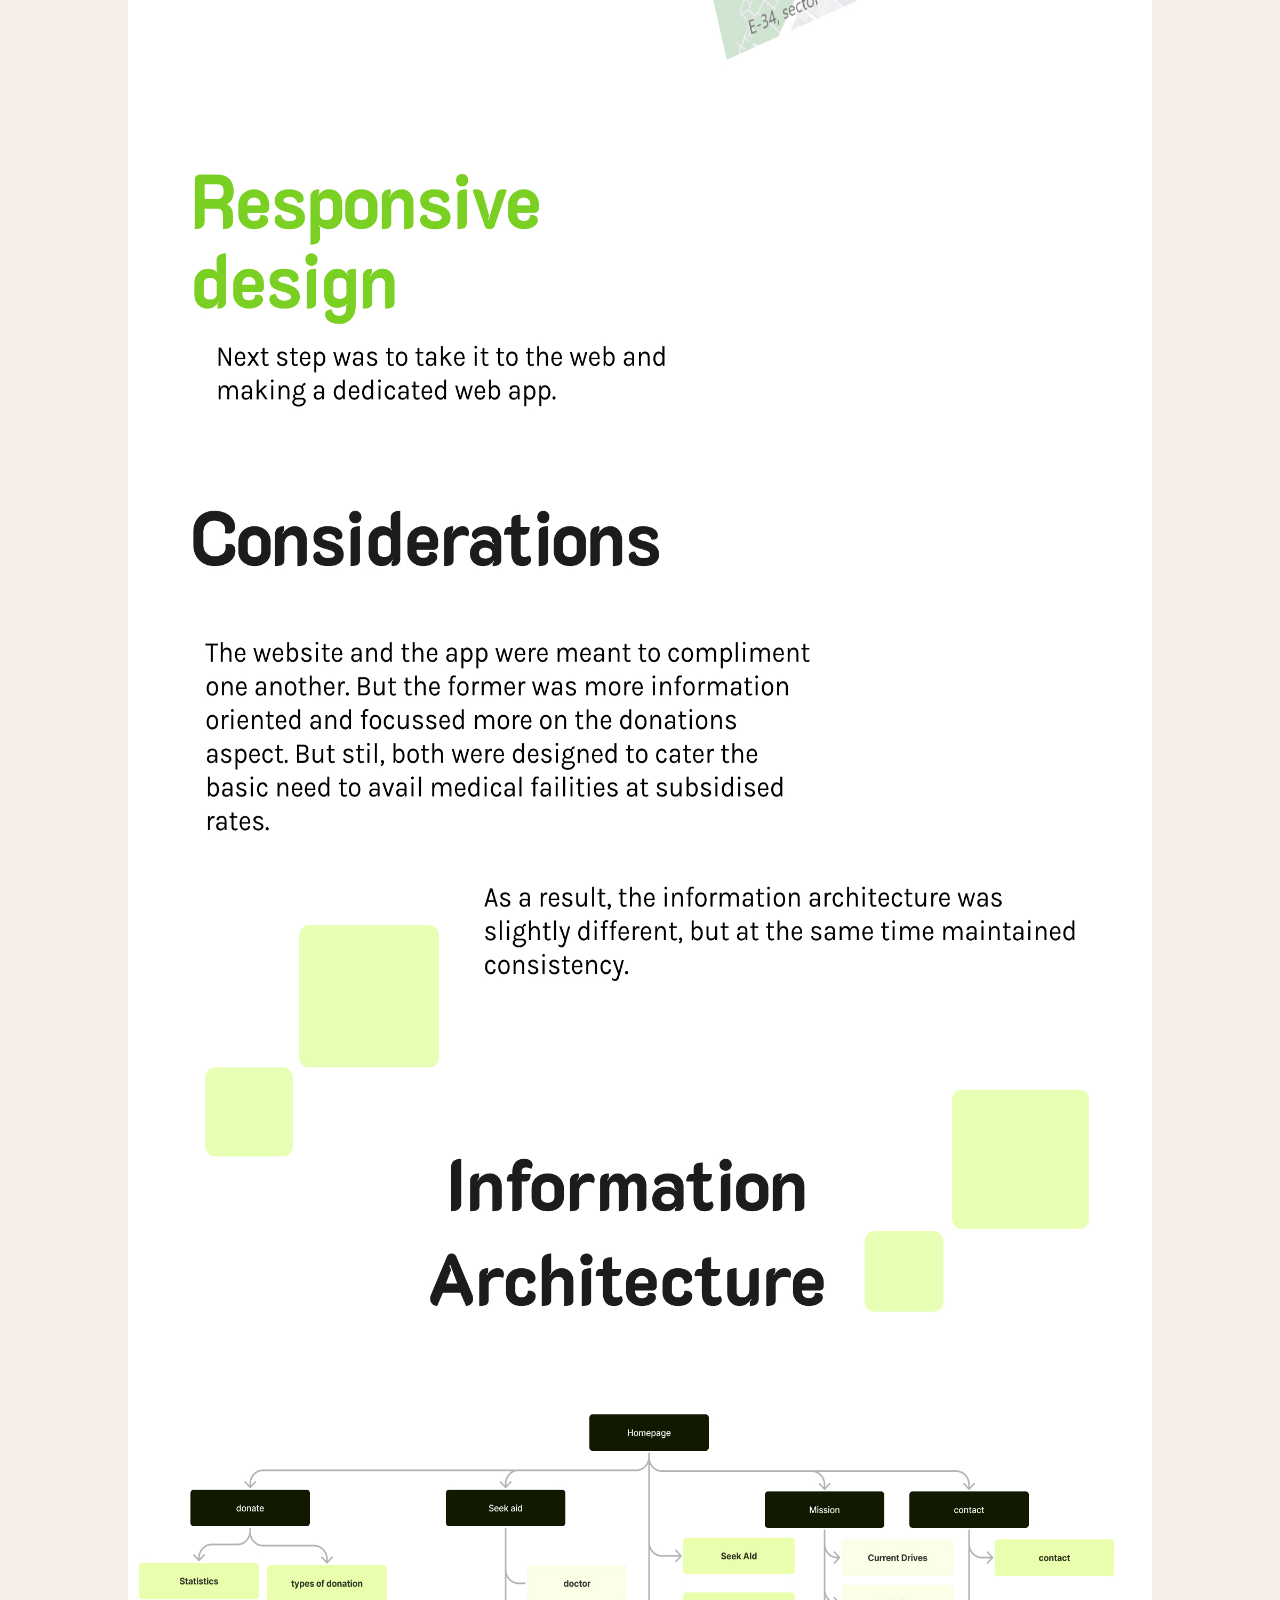
<file: veidya.html>
<head>

    <meta charset="UTF-8"/>
    <meta name="viewport" content="width=device, initial-scale=1.0">
    <meta http-equiv="X-UA-Compatible" content="ie-edge"/>

    <title>
        Prakriti Mukherjee
    </title>
    <link rel="shortcut icon" href="img/favicon.ico" type="image/x-icon">

    <link rel="stylesheet" href="b7_veidya/veidya.css"/>
    <!-- <link rel="stylesheet" href="https://unpkg.com/swiper/swiper-bundle.min.css"/> -->
    </head>

    <body>
        <nav>
            <div class="logo">PRAKRITI</div>
            <div class="nav-links">
                <ul>
                    
                    <li><a href="index.html#work">WORK</a></li>
                    <li><a href="resume.html" >RESUME</a></li>
                   <img src="img/linkedIcon.png" alt="social" onclick="location.href='https://www.linkedin.com/in/prakriti-mukherjee-b47a65189/'"> 

                </ul>
            </div>
        </nav>


<!-- bannrer -->

<!-- part 2 -->

<!-- The indexing menu part 1 -->

<div id="mySidebar" class="sidebar">
    <a href="javascript:void(0)" class="closebtn" onclick="closeNav()">×</a>
    <h2>INDEX</h2>
    <a href="#seg1">Banner</a> 
    <a href="#seg2">Project Overview</a>
    <a href="#seg3">User Research</a>
    <a href="#seg4">WireFrames And LoFi Mockup</a>
    <a href="#seg5">Usability Study Results</a>
    <a href="#seg6">High Fidelity Mockup</a>
    <a href="#seg7">Responsive Website</a>
    <!-- <a href="#seg7">Accessibility Considerations</a> -->
    <a href="#seg8">Going Foreward</a>
    


  </div>


  <div id="seg1" class="square">
</div>


<div id="main">
    <button id="mainbtn" class="openbtn" onclick="openNav()">☰  
    </button>  

<!-- end of indexing -->


<div class="slides" >
 
<img src="b7_veidya/img3/slide1.jpg" alt="banner image">
<img id="seg2" src="b7_veidya/img3/slide2.jpg">
<img src="b7_veidya/img3/slide3.jpg">
<img id="seg3" src="b7_veidya/img3/slide4.jpg">
<img src="b7_veidya/img3/slide6.jpg">
<img src="b7_veidya/img3/slide5.jpg">
<img src="b7_veidya/img3/slide7.jpg">
<img id="seg4" src="b7_veidya/img3/slide8.jpg">
<img src="b7_veidya/img3/slide9.jpg">
<img src="b7_veidya/img3/slide10.jpg">
<img id="seg5" src="b7_veidya/img3/slide11.jpg">
<img id="seg6" src="b7_veidya/img3/slide12.jpg">
<img src="b7_veidya/img3/slide13.jpg">
<img src="b7_veidya/img3/slide14.jpg">
<img src="b7_veidya/img3/slide15.jpg">
<img src="b7_veidya/img3/slide16.jpg">
<img id="seg7" src="b7_veidya/img3/slide17.jpg">
<img src="b7_veidya/img3/slide18.jpg">
<img src="b7_veidya/img3/slide19.jpg">
<img id="seg8" src="b7_veidya/img3/slide20.jpg">
<img src="b7_veidya/img3/slide21.jpg">

<!-- <img id="seg7" src="b7_veidya/img/Slide21.SVG">
<img id="seg7.1" src="b7_veidya/img/Slide22.SVG">
<img src="b7_veidya/img/Slide23.SVG">
<img src="b7_veidya/img/Slide24.SVG">
<img id="seg8" src="b7_veidya/img/Slide25.SVG">
<img src="b7_veidya/img/Slide26.SVG">
<img src="b7_veidya/img/Slide27.SVG"> -->


</div>



    </body>



<script>

    
// <!-- for side index -->
    function openNav() {
      document.getElementById("mySidebar").style.width = "200px";
    //   document.getElementById("main").style.marginLeft = "20px";
    document.getElementById("mainbtn").style.visibility = "hidden";
    

    }
    
    function closeNav() {
      document.getElementById("mySidebar").style.width = "0";
      document.getElementById("main").style.marginLeft= "0";
      document.getElementById("mainbtn").style.visibility = "visible";
      
    }
    </script>



    </html>
</file>
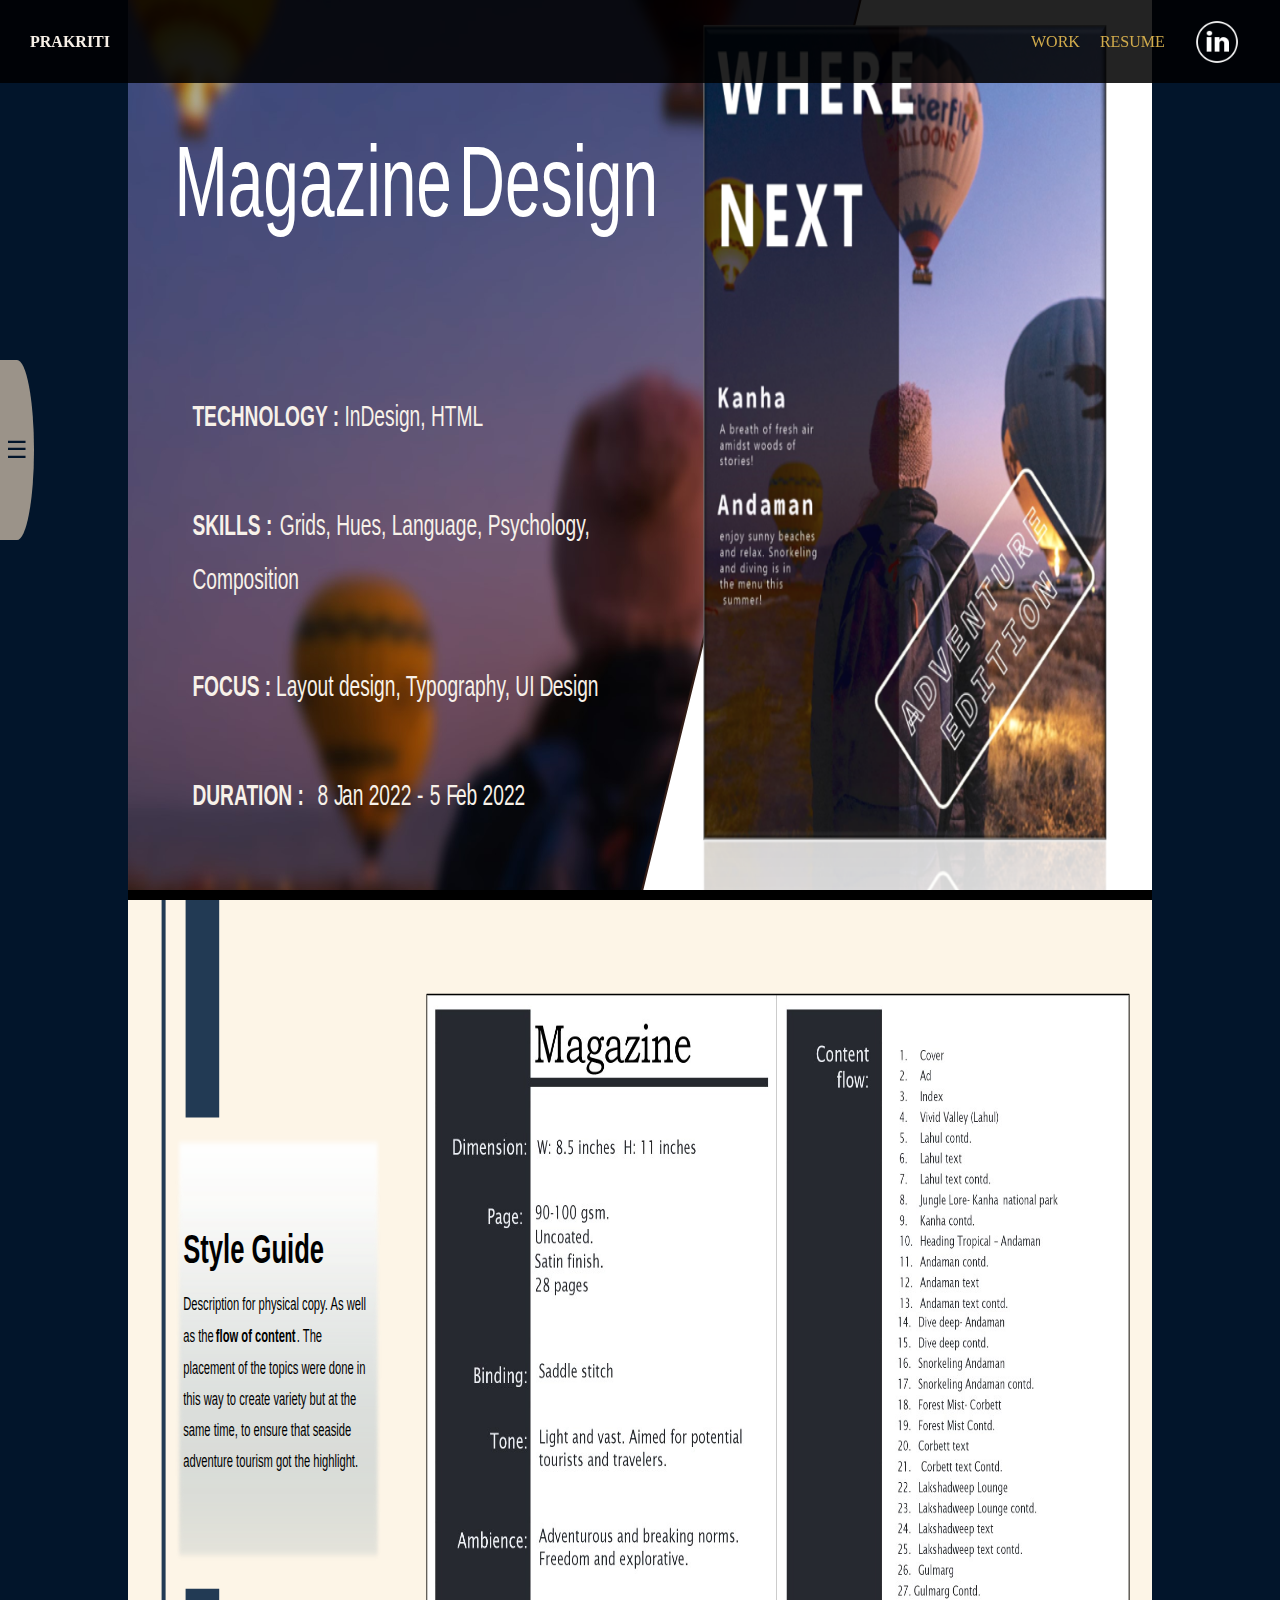
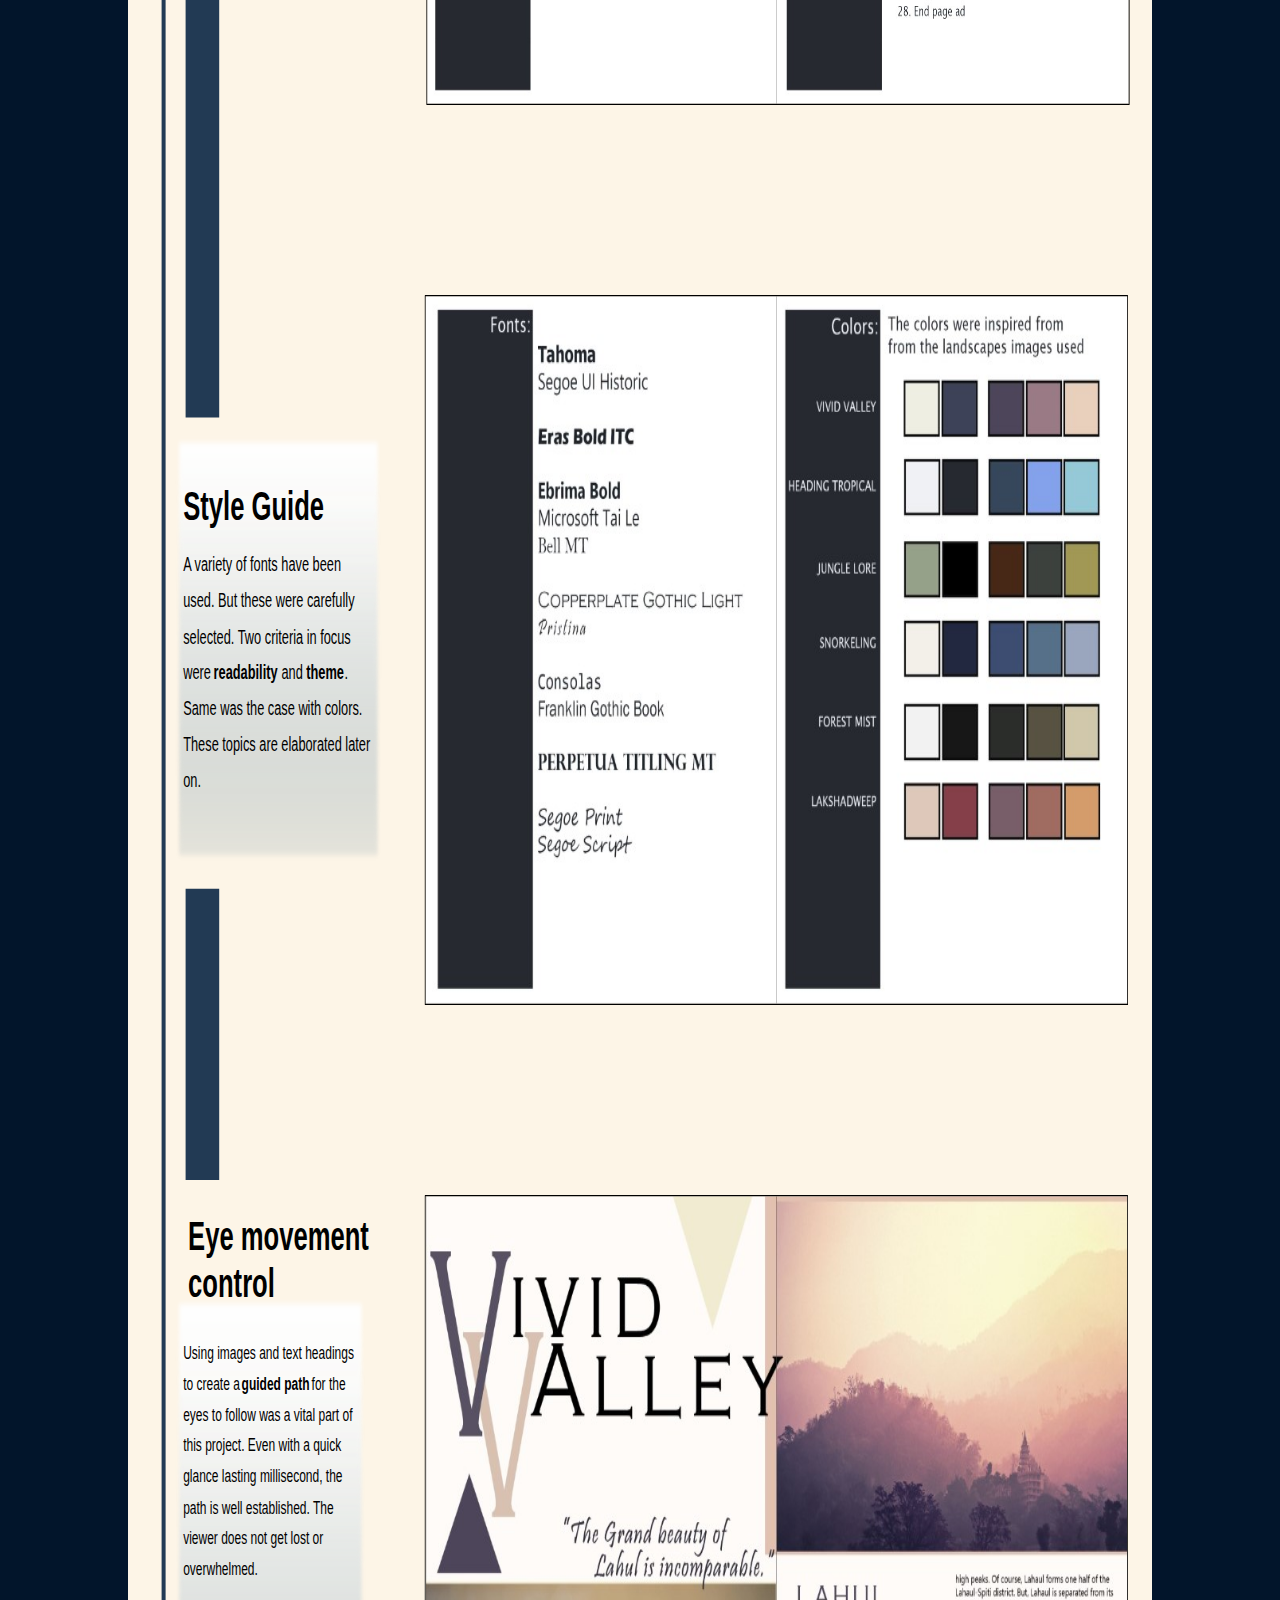
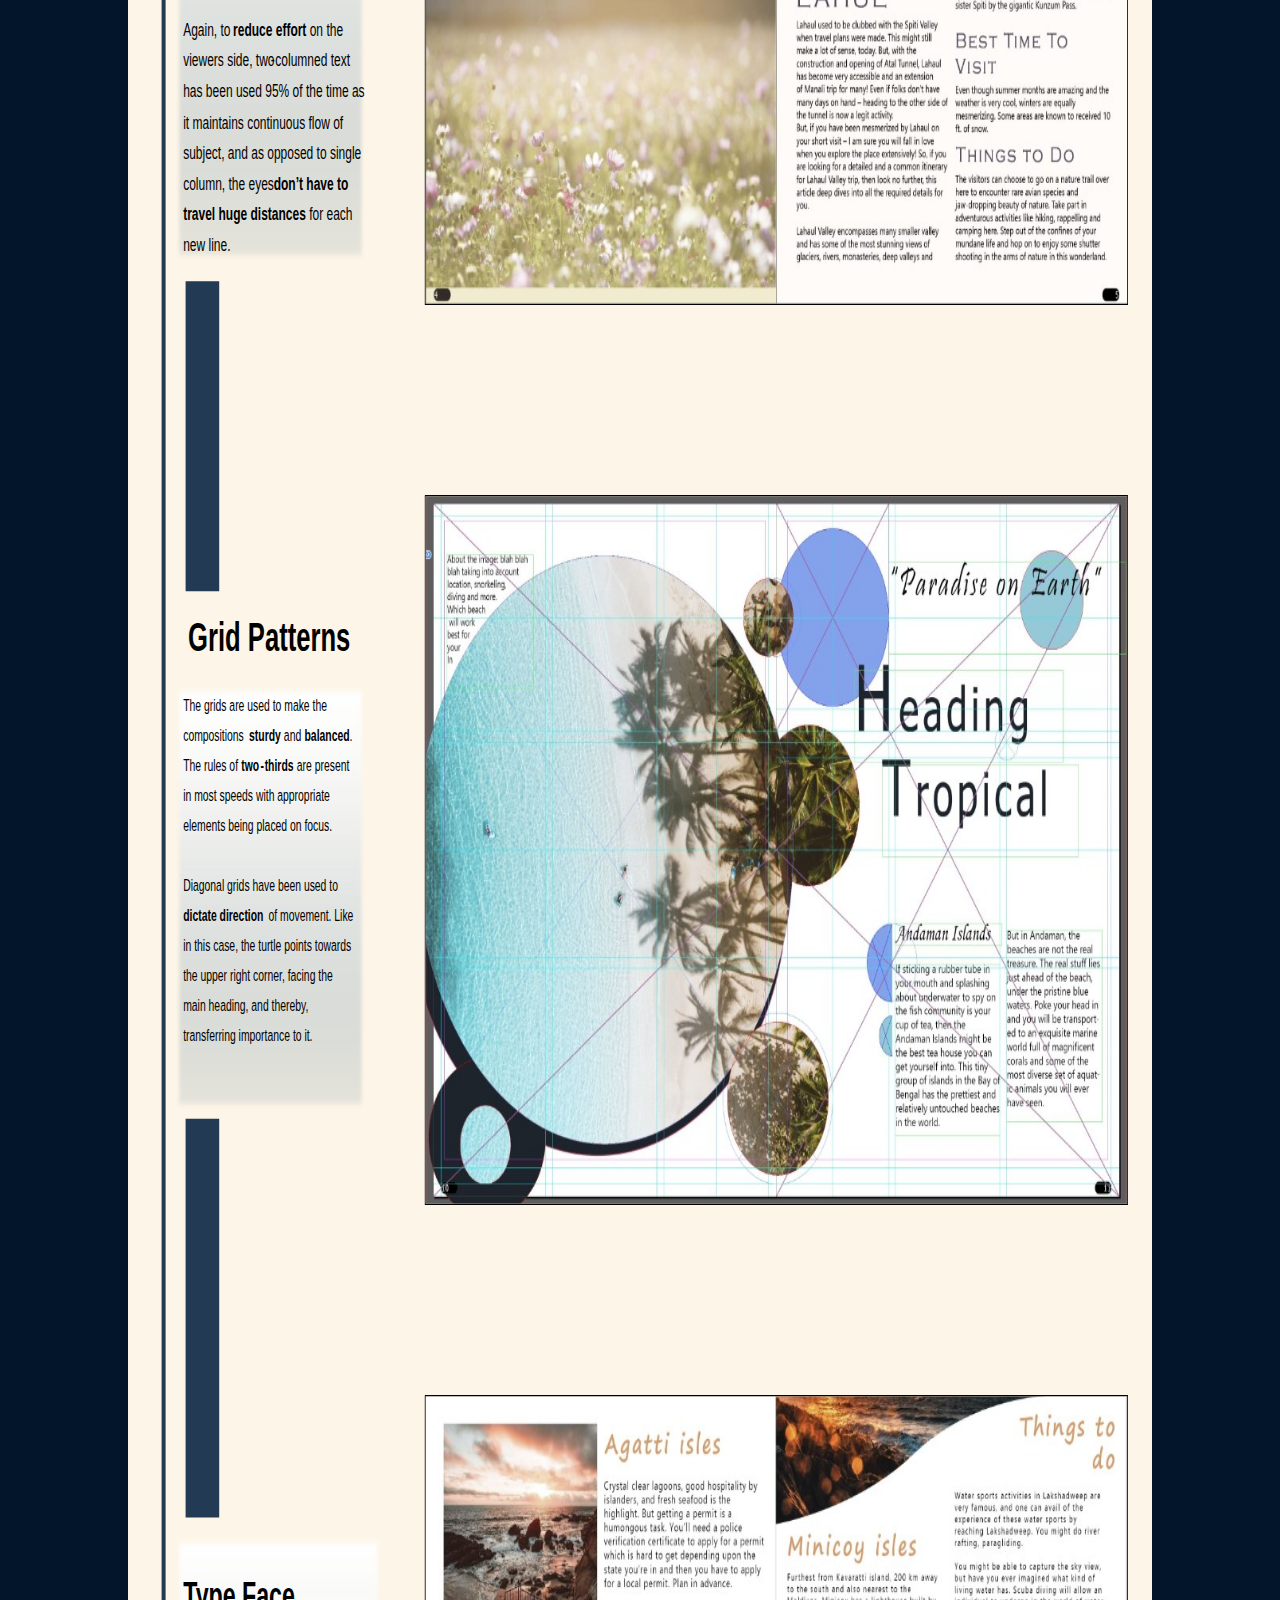
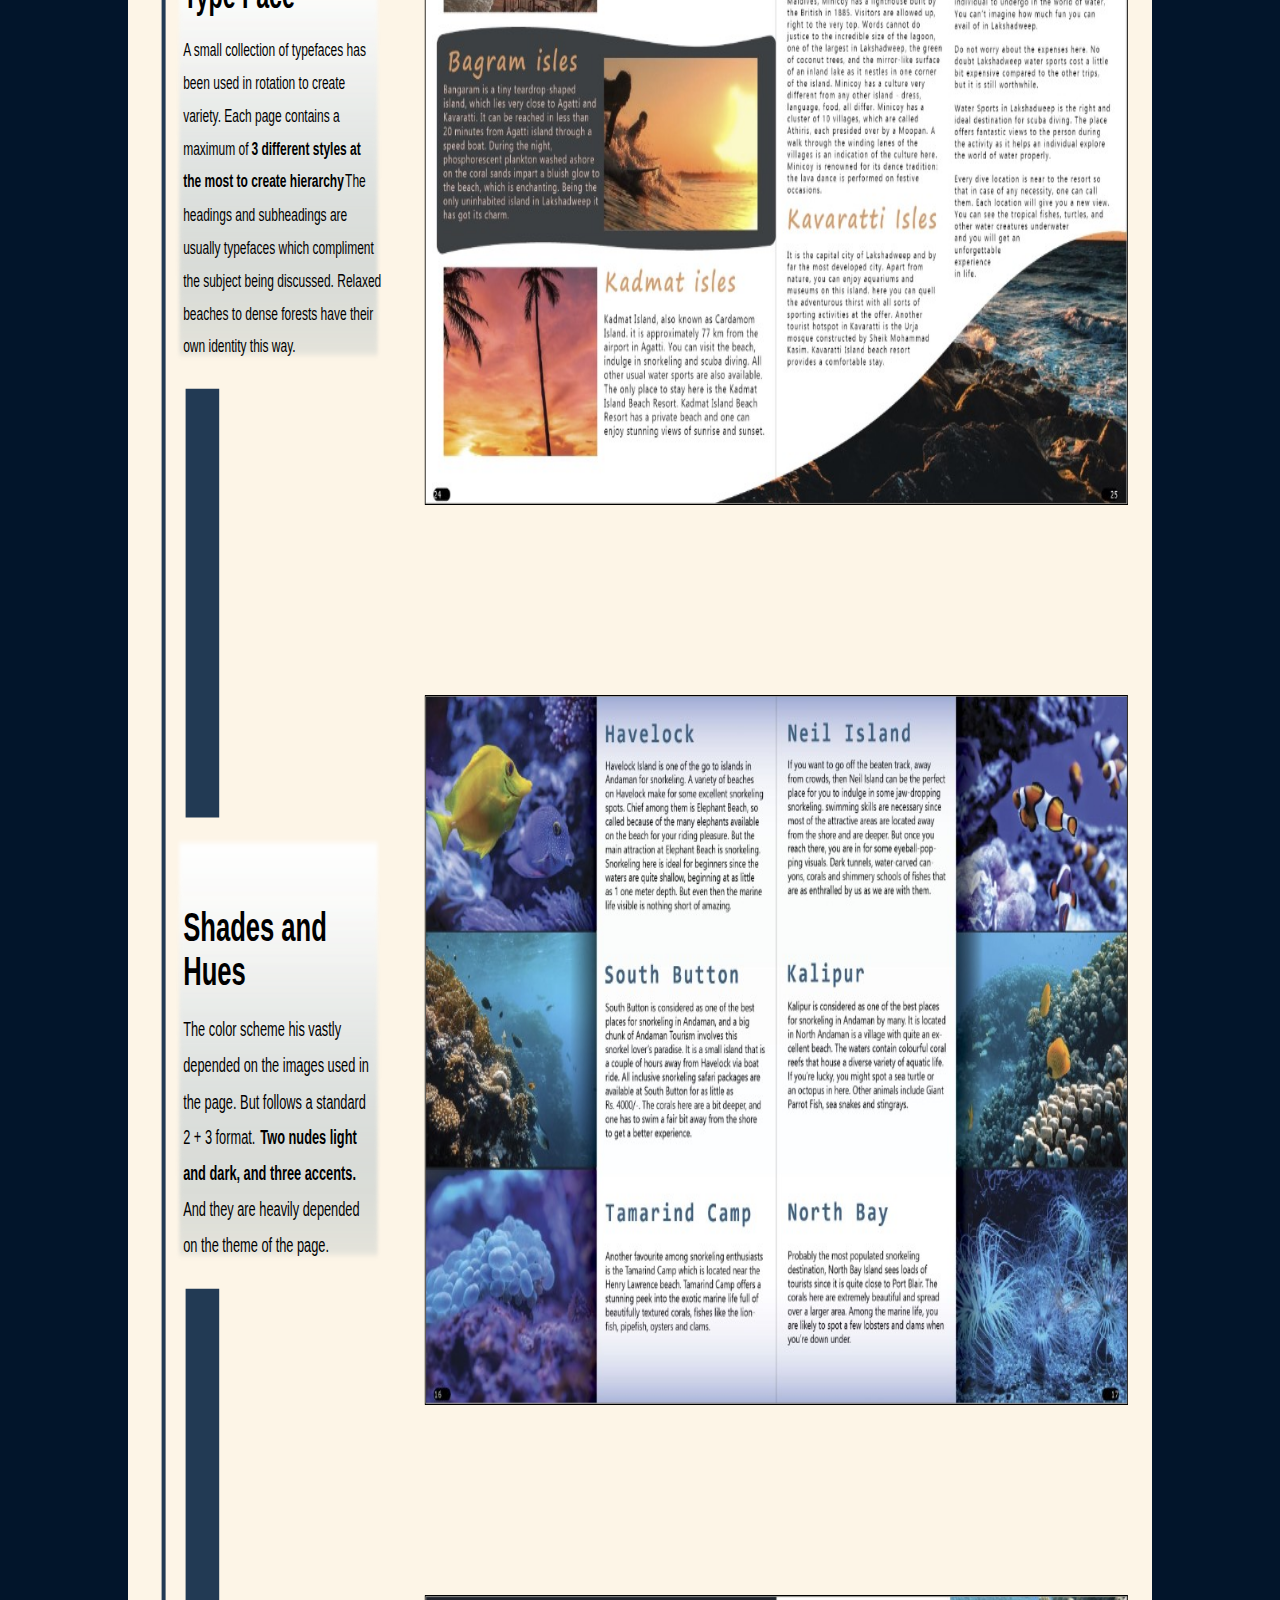
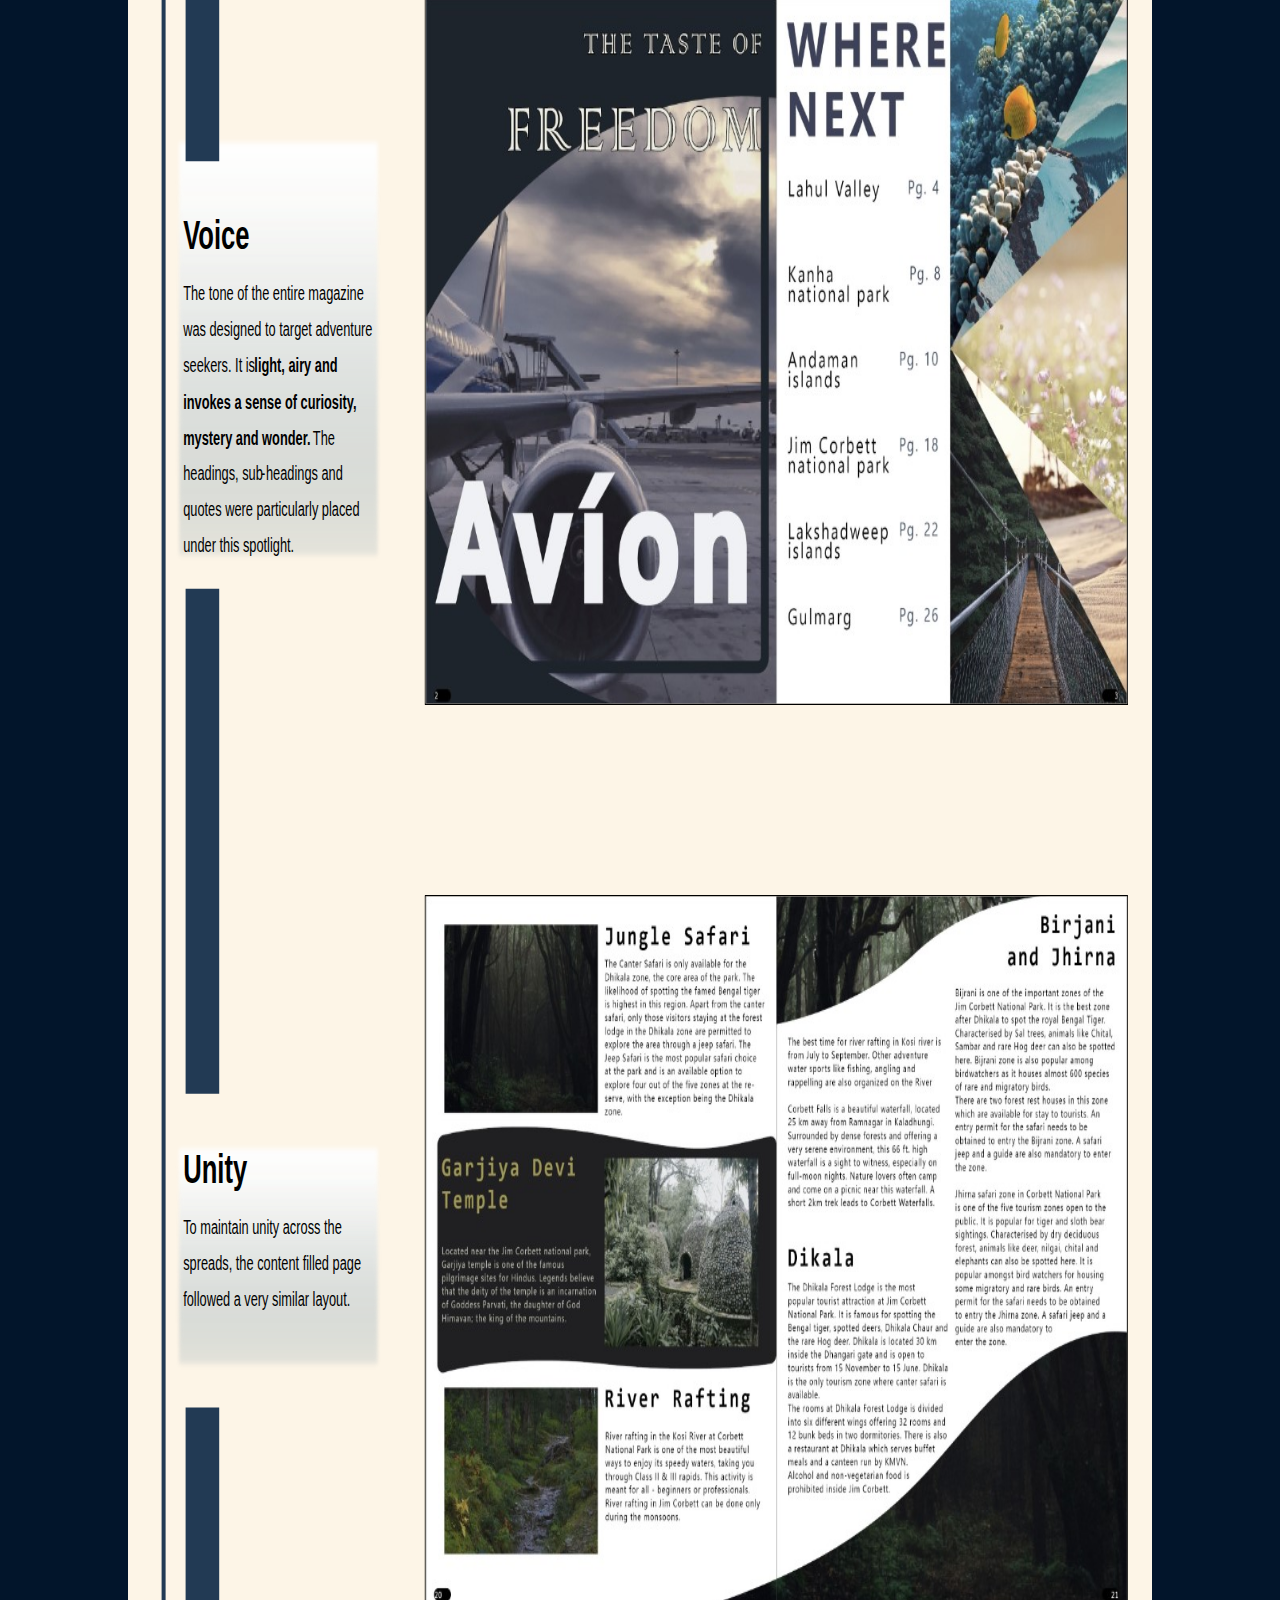
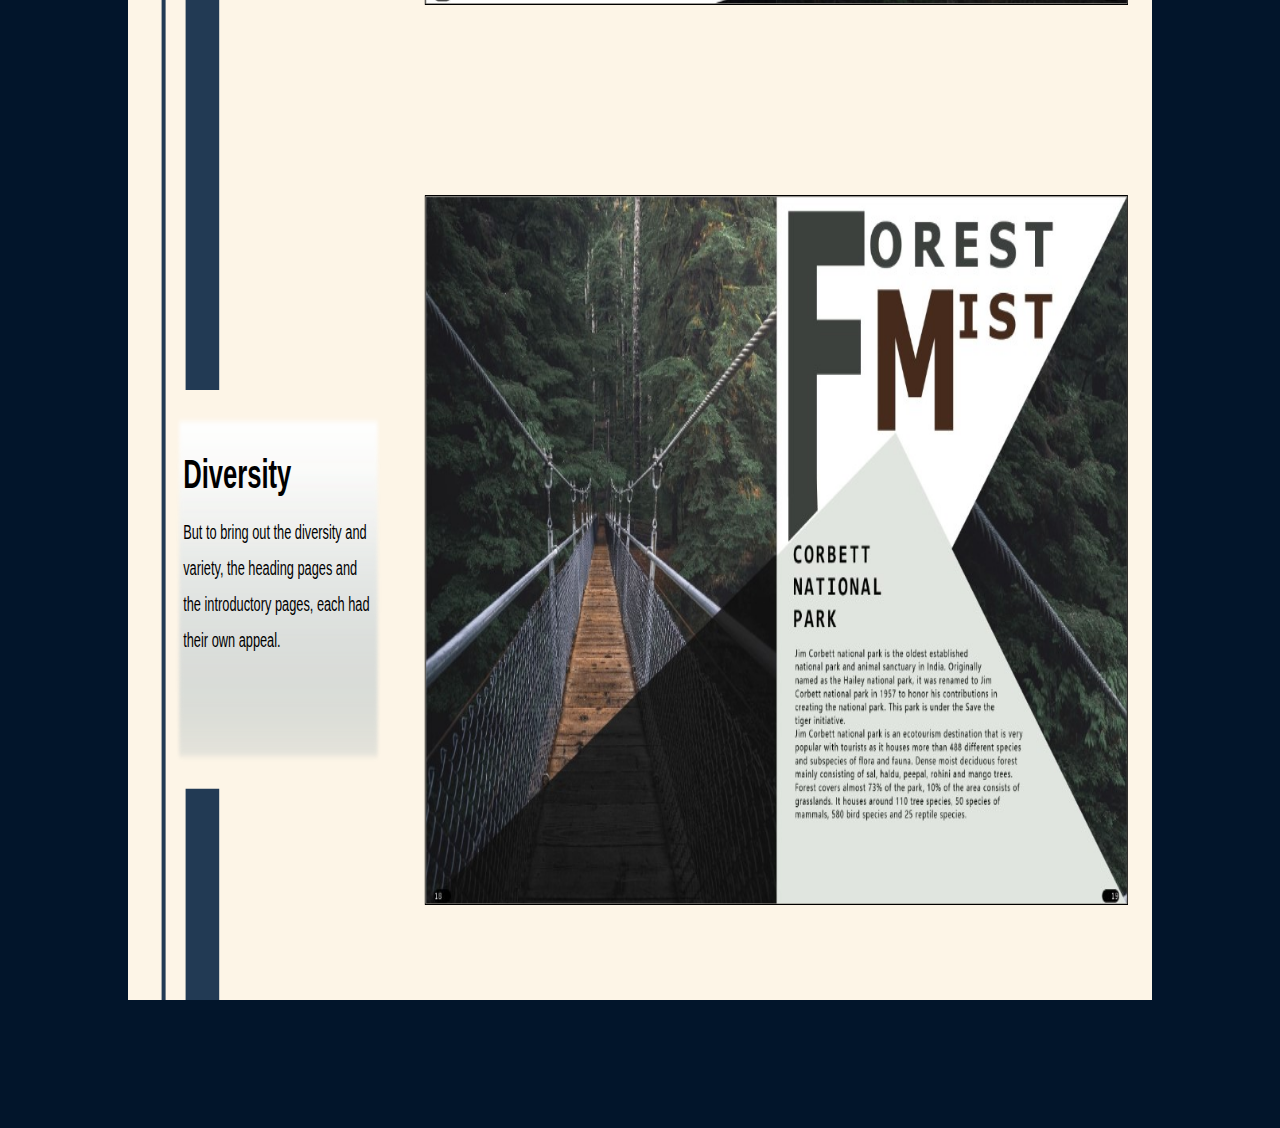
<file: whereNext.html>
<html>
<head>

    <meta charset="UTF-8"/>
    <meta name="viewport" content="width=device, initial-scale=1.0">
    <meta http-equiv="X-UA-Compatible" content="ie-edge"/>

    <title>
        Prakriti Mukherjee
    </title>
    <link rel="shortcut icon" href="img/favicon.ico" type="image/x-icon">

    <link rel="stylesheet" href="b2_whereNext/whereNext.css"/>
    <!-- <link rel="stylesheet" href="https://unpkg.com/swiper/swiper-bundle.min.css"/> -->
    </head>

    <body>
        <nav>
            <div class="logo">PRAKRITI</div>
            <div class="nav-links">
                <ul>

                    <li><a href='index.html#work'">WORK</a></li>
                    <li><a href="resume.html" >RESUME</a></li>
                   <img src="img/linkedIcon.png" alt="social" onclick="location.href='https://www.linkedin.com/in/prakriti-mukherjee-b47a65189/'"> 
 
 
 
                 </ul>
            </div>
        </nav>


<!-- bannrer -->

<!-- part 2 -->











<!-- The indexing menu part 1 -->

<div id="mySidebar" class="sidebar">
    <a href="javascript:void(0)" class="closebtn" onclick="closeNav()">×</a>
<h2>INDEX</h2>
    <a href="#banner">Banner</a>  <!-- done to square -->
    <a href="#seg1">Style Guide</a>
    <!-- <a href="#seg2">Style Guide part 2</a> -->
    <a href="#seg3">Eye Movement Control</a>
    <a href="#seg4">Grid Patterns</a>
    <a href="#seg5">Type Face</a>
    <a href="#seg6">Shades and Hues</a>
    <a href="#seg7">Voice</a>
    <a href="#seg8">Unity</a>
    <a href="#seg9">Variety</a>
    


  </div>



<div id="main">
    <button id="mainbtn" class="openbtn" onclick="openNav()">☰  
    </button>  



<!-- end of indexing -->


<div class="slides" >
 
<img id= "banner" src="b2_whereNext/img/Slide1.SVG" alt="banner">
<img id="seg1" src="b2_whereNext/img/Slide2.SVG">
<img id="seg2" src="b2_whereNext/img/Slide3.SVG">
<img id="seg3" src="b2_whereNext/img/Slide4.SVG">
<img id="seg4" src="b2_whereNext/img/Slide5.SVG">
<img id="seg5" src="b2_whereNext/img/Slide6.SVG">
<img id="seg6" src="b2_whereNext/img/Slide7.SVG">
<img id="seg7" src="b2_whereNext/img/Slide8.SVG">
<img id="seg8" src="b2_whereNext/img/Slide9.SVG">
<img id="seg9" src="b2_whereNext/img/Slide10.SVG">


 

</div>



    </body>



<script>

    
// <!-- for side index -->
    function openNav() {
      document.getElementById("mySidebar").style.width = "200px";
    //   document.getElementById("main").style.marginLeft = "20px";
    document.getElementById("mainbtn").style.visibility = "hidden";
    

    }
    
    function closeNav() {
      document.getElementById("mySidebar").style.width = "0";
      document.getElementById("main").style.marginLeft= "0";
      document.getElementById("mainbtn").style.visibility = "visible";
      
    }
    </script>



    </html>
</file>
<file: b4_drawing/art.css>
:root {
    /* colors */
        /* menu texts */
        --passivetext: rgb(209, 171, 75);
        --sidetext: rgb(209, 171, 75);
        --activetext: rgb(255, 245, 238);
        /* body texts */
        --contenttext: rgb(18, 0, 41);
        --headingtext: rgb(112, 81, 3);
        /* background */
        --backwhite: rgb(2, 21, 43);
        --backblack: rgb(26, 26, 26);
        --backgold: antiquewhite;
        /* button */
        --buttonpassive: rgb(255, 254, 243);
        --buttonhover: rgb(197, 183, 145);
        --buttonactive: rgb(240, 222, 64);

      }

      html {
        scroll-behavior: smooth;
      }


/* Scroll bar region */
      ::-webkit-scrollbar {
        width: 15px;
        }
    
        /* Track */
        ::-webkit-scrollbar-track {
        background: var(--backblack);
        }
        
        /* Handle */
        ::-webkit-scrollbar-thumb {
        background: var(--backgold);
        border-radius: 5px;
        }
    
        /* Handle on hover */
        ::-webkit-scrollbar-thumb:hover {
        background: var(--passivetext); 
        }




        a, a:hover, a:focus, a:active {
          text-decoration: none;
          color: inherit;
     }
  
  
  body {
      margin: 0;
      padding: 0;
      overflow-x: hidden;
      font-family: 'Microsoft Tai Le';
      list-style: none;
      box-sizing: border-box;
      background: var(--backwhite);
  }
  
  nav {
      position: fixed;
      z-index: 100;
      height: 7vh;
      width: 96%;
      display: flex;
      justify-content: space-between;
      align-items: center;
      padding: 10px 30px;
      background-color:  rgba(0, 0, 0, 0.863);
      
  }
  
  .logo {
      color: rgb(247, 240, 231);
      font-weight: 600;
      font-size: 16px;
  
  }
  
  nav .nav-links ul {
      display: flex;
      flex-direction: row;
      padding-right: 100% !important;
      /* right: 100%; */
  
  }
  
  nav .nav-links ul li {
      padding:  10px;
      
      list-style: none;
      font-size: 1.0em;
      color: var(--passivetext);
      /* background-color: aqua;     */
      margin: auto;
      
      
    
  }
  
  nav .nav-links ul li :hover {   
      color:var(--activetext);
      transition: 0.5s;     
      cursor: pointer;
      } 
  
  nav .nav-links ul img {
      transform: scale(0.8);
      align-self:auto;
      padding: 10px;
  }
  
  nav .nav-links ul img:hover {
      cursor: pointer;
  }









    .sidebar {
        height: 70%;
        width: 0%;
        padding: auto;
        position: fixed;
        z-index: 200;
        top: 30%;
        left: 0;
        background-color:var(--backblack);
        overflow-x: hidden;
        transition: 0.2s;
        padding-top: 60px;
        border-radius: 0 2% 2% 0;
      }

      .sidebar h2{
          padding-left: 10%;
          color:var(--activetext);
      }
      
      .sidebar a {
        padding: 8px 8px 8px 32px;
        text-decoration: none;
        font-size: 100%;
        color:var(--sidetext);
        display: block;
        transition: 0.3s;
      }
      
      .sidebar a:hover {
        color:var(--activetext);
      }
      
      .sidebar .closebtn {
        position: absolute;
        top: 0;
        right: 25px;
        font-size: 36px;
        margin-left: 50px;
        
      }
      
      .openbtn {
        position: fixed !important;
        top: 40%;
        z-index: 100;
        height: 20%;
        border-radius: 0 100% 100% 0;
        font-size: 1.5em;
        cursor: pointer;
        background-color:#d2c78f96;
        color:var(--backwhite);
        
        overflow: hidden;
        border: none;
        
       
        
        
        /* position: fixed; */
      }

      
      .openbtn:hover {
        background-color:var(--buttonhover);
      }
      
      #main {
        transition: margin-left .5s;
        /* padding: 16px; */
      }
      
    
      @media screen and (max-height: 450px) {
        .sidebar {padding-top: 15px;}
        .sidebar a {font-size: 18px;}
      }


      .slides {
        padding-top: 5% !important;
        padding: 0%;
        color: rgb(43, 144, 226);
        z-index: 1;
    }

    .slides img {
        height: 100%;
        width: 100%;
        margin: 0%;
        padding-top: 2%;
        
    }
</file>
<file: b9_cashreader/cashReader.css>
:root {
    /* colors */
        /* menu texts */
        --passivetext: rgb(209, 171, 75);
        --activetext: rgb(255, 245, 238);
        /* body texts */
        --contenttext: rgb(29, 28, 27);
        --headingtext: rgb(112, 81, 3);
        /* background */
        --backwhite: rgb(245, 237, 230);
        --backblack: rgb(26, 26, 26);
        --backgold: antiquewhite;
        /* button */
        --buttonpassive: rgb(255, 254, 243);
        --buttonhover: rgb(209, 171, 75);
        --buttonactive: rgb(240, 222, 64);

      }

      html {
        scroll-behavior: smooth;
      }


/* Scroll bar region */
      ::-webkit-scrollbar {
        width: 15px;
        }
    
        /* Track */
        ::-webkit-scrollbar-track {
        background: var(--backblack);
        }
        
        /* Handle */
        ::-webkit-scrollbar-thumb {
        background: var(--backgold);
        border-radius: 5px;
        }
    
        /* Handle on hover */
        ::-webkit-scrollbar-thumb:hover {
        background: var(--passivetext); 
        }

        a, a:hover, a:focus, a:active {
          text-decoration: none;
          color: inherit;
     }
  
  
  body {
      margin: 0;
      padding: 0;
      overflow-x: hidden;
      font-family: 'Microsoft Tai Le';
      list-style: none;
      box-sizing: border-box;
      background: var(--backblack);
  }
  
  nav {
      position: fixed;
      z-index: 100;
      height: 7vh;
      width: 96%;
      display: flex;
      justify-content: space-between;
      align-items: center;
      padding: 10px 30px;
      background-color:  rgba(0, 0, 0, 0.863);
      
  }
  
  .logo {
      color: rgb(247, 240, 231);
      font-weight: 600;
      font-size: 16px;
  
  }
  
  nav .nav-links ul {
      display: flex;
      flex-direction: row;
      padding-right: 100% !important;
      /* right: 100%; */
  
  }
  
  nav .nav-links ul li {
      padding:  10px;
      
      list-style: none;
      font-size: 1.0em;
      color: var(--passivetext);
      /* background-color: aqua;     */
      margin: auto;
      
      
    
  }
  
  nav .nav-links ul li :hover {   
      color:var(--activetext);
      transition: 0.5s;     
      cursor: pointer;
      } 
  
  nav .nav-links ul img {
      transform: scale(0.8);
      align-self:auto;
      padding: 10px;
  }
  
  nav .nav-links ul img:hover {
      cursor: pointer;
  }
    
    
    .square {
        background-color:var(--backblack);
        width: 100%;
        height: 10%;
        /* margin-top: 10%; */
        /* padding-top: 10%; */
      }

      .slides {
        padding-top: 0% !important;
        padding: 5%;
        color: rgb(43, 144, 226);
        z-index: 1;
        
  }
    
  
    .slides img {
        height: auto;
        width: 90%;
        margin: auto;
        /* margin-bottom: 1.5%; */
        margin-left: 5.5%;
        
    }

    .slides video {
      width: 90%   ;    
      height: auto  ;  
      margin: auto;
      margin-left: 5.5%;

    }




    .sidebar {
        height: 70%;
        width: 0%;
        padding: auto;
        position: fixed;
        z-index: 200;
        top: 30%;
        left: 0;
        background-color:var(--backblack);
        overflow-x: hidden;
        transition: 0.2s;
        padding-top: 60px;
        border-radius: 0 2% 2% 0;
      }
      

      .sidebar h2{
        padding-left: 10%;
        color:var(--activetext);
    }

    
      .sidebar a {
        padding: 8px 8px 8px 32px;
        text-decoration: none;
        font-size: 100%;
        color:var(--passivetext);
        display: block;
        transition: 0.3s;
      }
      
      .sidebar a:hover {
        color:var(--activetext);
      }
      
      .sidebar .closebtn {
        position: absolute;
        top: 0;
        right: 25px;
        font-size: 36px;
        margin-left: 50px;
        
      }
      
      .openbtn {
        position: fixed !important;
        top: 40%;
        z-index: 100;
        height: 20%;
        border-radius: 0 100% 100% 0;
        font-size: 1.5em;
        cursor: pointer;
        background-color:#e1cdb3b0;
        color:var(--backwhite);
        
        overflow: hidden;
        border: none;
        
       
        
        
        /* position: fixed; */
      }

      
      .openbtn:hover {
        background-color:var(--buttonhover);
      }
      
      #main {
        transition: margin-left .5s;
        /* padding: 16px; */
      }
      
    
      @media screen and (max-height: 450px) {
        .sidebar {padding-top: 15px;}
        .sidebar a {font-size: 18px;}
      }

      /* button */


      .back{
        /* position: absolute; */
        /* top: 78%; */
    
        
        /* height: 10%; */
        margin: auto;
        margin-bottom: 30px;
        
        width:fit-content;
        border-radius: 16px;
    
        border: solid 2px; 
        background-color: none;
        border-color: var(--backgold);
        align-items: center;   
    
        font-size: 1.5em;
        color: var(--passivetext);
        text-align:center;
        padding: 17px;
      
    }
    
    .back:hover {
        background-color:var(--buttonhover);
        color: var(--activetext);
        cursor: pointer;
        transition: 1s;
    }
    
    .back:active{
        background-color:var(--buttonactive);
        transition: 0.5s;
    }
</file>
<file: construction/construction.css>
:root {
    /* colors */
        /* menu texts */
        --passivetext: rgb(209, 171, 75);
        --activetext: rgb(255, 245, 238);
        /* body texts */
        --contenttext: rgb(29, 28, 27);
        --headingtext: rgb(112, 81, 3);
        /* background */
        --backwhite: rgb(245, 237, 230);
        --backblack: rgb(26, 26, 26);
        --backgold: antiquewhite;
        /* button */
        --buttonpassive: rgb(237, 242, 245);
        --buttonhover: rgb(209, 171, 75);
        --buttonactive: rgb(240, 190, 64);
        
      }

      a, a:hover, a:focus, a:active {
        text-decoration: none;
        color: inherit;
   }


body {
    margin: 0;
    padding: 0;
    overflow-x: hidden;
    font-family: 'Microsoft Tai Le';
    list-style: none;
    box-sizing: border-box;
    background: var(--backwhite);
}

nav {
    position: fixed;
    z-index: 100;
    height: 7vh;
    width: 100%;
    display: flex;
    justify-content: space-between;
    align-items: center;
    padding: 30px 30px;
    background-color:  rgba(0, 0, 0, 0.863);
    /* margin-top: auto; */
    top: 0% !important;

    
}

.logo {
    color: rgb(247, 240, 231);
    font-weight: 600;
    font-size: 16px;

}

nav .nav-links ul {
    display: flex;
    flex-direction: row;
    padding-right: 100% !important;
    /* right: 100%; */

}

nav .nav-links ul li {
    padding:  10px;
    
    list-style: none;
    font-size: 1.0em;
    color: var(--passivetext);
    /* background-color: aqua;     */
    margin: auto;
    
    
  
}

nav .nav-links ul li :hover {   
    color:var(--activetext);
    transition: 0.5s;     
    cursor: pointer;
    } 

nav .nav-links ul img {
    transform: scale(0.8);
    align-self:auto;
    padding: 10px;
}

nav .nav-links ul img:hover {
    cursor: pointer;
}










@import url('https://fonts.googleapis.com/css2?family=Alfa+Slab+One&display=swap');
* {
  padding: 0;
  margin: 0;
  box-sizing: border-box;
}

body {
  background-color:var(--backblack);
  display: flex;
  justify-content: center;
  align-items: center;
  min-height: 100vh;
}
.waviy {
  position: relative;
  -webkit-box-reflect: below -20px linear-gradient(transparent, rgba(0,0,0,.2));
  font-size: 60px;
}
.waviy span {
  font-family: 'Alfa Slab One', cursive;
  position: relative;
  display: inline-block;
  color:var(--backgold);
  text-transform: uppercase;
  animation: waviy 1.5s infinite;
  animation-delay: calc(.1s * var(--i));
  
}
@keyframes waviy {
  0%,40%,100% {
    transform: translateY(0)
  }
  20% {
    transform: translateY(-20px)
  }
}

.back{
    position: absolute;
    top: 78%;

    
    height: 10%;
    width: 20%;
    border-radius: 16px;

    border: solid 2px; 
    background-color: none;
    border-color: var(--backgold);
    align-items: center;   

    font-size: 1.5em;
    color: var(--passivetext);
    text-align:center;
    padding: 17px;
  
}

.back:hover {
    background-color:var(--buttonhover);
    color: var(--activetext);
    cursor: pointer;
    transition: 1s;
}

.back:active{
    background-color:var(--buttonactive);
    transition: 0.5s;
}
</file>
<file: b1_golden/goldenPlatter.css>
:root {
    /* colors */
        /* menu texts */
        --passivetext: rgb(209, 171, 75);
        --activetext: rgb(255, 245, 238);
        /* body texts */
        --contenttext: rgb(29, 28, 27);
        --headingtext: rgb(112, 81, 3);
        /* background */
        --backwhite: rgb(245, 237, 230);
        --backblack: rgb(26, 26, 26);
        --backgold: antiquewhite;
        /* button */
        --buttonpassive: rgb(255, 254, 243);
        --buttonhover: rgb(209, 171, 75);
        --buttonactive: rgb(240, 222, 64);

      }

      html {
        scroll-behavior: smooth;
      }


/* Scroll bar region */
      ::-webkit-scrollbar {
        width: 15px;
        }
    
        /* Track */
        ::-webkit-scrollbar-track {
        background: var(--backblack);
        }
        
        /* Handle */
        ::-webkit-scrollbar-thumb {
        background: var(--backgold);
        border-radius: 5px;
        }
    
        /* Handle on hover */
        ::-webkit-scrollbar-thumb:hover {
        background: var(--passivetext); 
        }

        a, a:hover, a:focus, a:active {
          text-decoration: none;
          color: inherit;
     }
  
  
  body {
      margin: 0;
      padding: 0;
      overflow-x: hidden;
      font-family: 'Microsoft Tai Le';
      list-style: none;
      box-sizing: border-box;
      background: var(--backwhite);
  }
  
  nav {
      position: fixed;
      z-index: 100;
      height: 7vh;
      width: 96%;
      display: flex;
      justify-content: space-between;
      align-items: center;
      padding: 10px 30px;
      background-color:  rgba(0, 0, 0, 0.863);
      
  }
  
  .logo {
      color: rgb(247, 240, 231);
      font-weight: 600;
      font-size: 16px;
  
  }
  
  nav .nav-links ul {
      display: flex;
      flex-direction: row;
      padding-right: 100% !important;
      /* right: 100%; */
  
  }
  
  nav .nav-links ul li {
      padding:  10px;
      
      list-style: none;
      font-size: 1.0em;
      color: var(--passivetext);
      /* background-color: aqua;     */
      margin: auto;
      
      
    
  }
  
  nav .nav-links ul li :hover {   
      color:var(--activetext);
      transition: 0.5s;     
      cursor: pointer;
      } 
  
  nav .nav-links ul img {
      transform: scale(0.8);
      align-self:auto;
      padding: 10px;
  }
  
  nav .nav-links ul img:hover {
      cursor: pointer;
  }
    
    
    .square {
        background-color:var(--backblack);
        width: 100%;
        height: 10%;
        /* margin-top: 10%; */
        /* padding-top: 10%; */
      }

    .slides {
        padding-top: 2% !important;
        padding: 10%;
        color: rgb(43, 144, 226);
        z-index: 1;
    }

    .slides img {
        height: 100%;
        width: 100%;
        margin: 0%;
        
    }




    .sidebar {
        height: 70%;
        width: 0%;
        padding: auto;
        position: fixed;
        z-index: 200;
        top: 30%;
        left: 0;
        background-color:var(--backblack);
        overflow-x: hidden;
        transition: 0.2s;
        padding-top: 60px;
        border-radius: 0 2% 2% 0;
      }
      

      .sidebar h2{
        padding-left: 10%;
        color:var(--activetext);
    }

    
      .sidebar a {
        padding: 8px 8px 8px 32px;
        text-decoration: none;
        font-size: 100%;
        color:var(--passivetext);
        display: block;
        transition: 0.3s;
      }
      
      .sidebar a:hover {
        color:var(--activetext);
      }
      
      .sidebar .closebtn {
        position: absolute;
        top: 0;
        right: 25px;
        font-size: 36px;
        margin-left: 50px;
        
      }
      
      .openbtn {
        position: fixed !important;
        top: 40%;
        z-index: 100;
        height: 20%;
        border-radius: 0 100% 100% 0;
        font-size: 1.5em;
        cursor: pointer;
        background-color:#e1cdb3b0;
        color:var(--backwhite);
        
        overflow: hidden;
        border: none;
        
       
        
        
        /* position: fixed; */
      }

      
      .openbtn:hover {
        background-color:var(--buttonhover);
      }
      
      #main {
        transition: margin-left .5s;
        /* padding: 16px; */
      }
      
    
      @media screen and (max-height: 450px) {
        .sidebar {padding-top: 15px;}
        .sidebar a {font-size: 18px;}
      }
</file>
<file: b5_icarus/icarus.css>
:root {
    /* colors */
        /* menu texts */
        --passivetext: rgb(209, 171, 75);
        --activetext: rgb(255, 245, 238);
        /* body texts */
        --contenttext: rgb(29, 28, 27);
        --headingtext: rgb(112, 81, 3);
        /* background */
        --backwhite: rgb(245, 237, 230);
        --backblack: rgb(26, 26, 26);
        --backgold: antiquewhite;
        /* button */
        --buttonpassive: rgb(255, 254, 243);
        --buttonhover: rgb(209, 171, 75);
        --buttonactive: rgb(240, 222, 64);

      }

      html {
        scroll-behavior: smooth;
      }


/* Scroll bar region */
      ::-webkit-scrollbar {
        width: 15px;
        }
    
        /* Track */
        ::-webkit-scrollbar-track {
        background: var(--backblack);
        }
        
        /* Handle */
        ::-webkit-scrollbar-thumb {
        background: var(--backgold);
        border-radius: 5px;
        }
    
        /* Handle on hover */
        ::-webkit-scrollbar-thumb:hover {
        background: var(--passivetext); 
        }

        a, a:hover, a:focus, a:active {
          text-decoration: none;
          color: inherit;
     }
  
  
  body {
      margin: 0;
      padding: 0;
      overflow-x: hidden;
      font-family: 'Microsoft Tai Le';
      list-style: none;
      box-sizing: border-box;
      background: var(--backblack);
  }
  
  nav {
      position: fixed;
      z-index: 100;
      height: 7vh;
      width: 96%;
      display: flex;
      justify-content: space-between;
      align-items: center;
      padding: 10px 30px;
      background-color:  rgba(0, 0, 0, 0.863);
      
  }
  
  .logo {
      color: rgb(247, 240, 231);
      font-weight: 600;
      font-size: 16px;
  
  }
  
  nav .nav-links ul {
      display: flex;
      flex-direction: row;
      padding-right: 100% !important;
      /* right: 100%; */
  
  }
  
  nav .nav-links ul li {
      padding:  10px;
      
      list-style: none;
      font-size: 1.0em;
      color: var(--passivetext);
      /* background-color: aqua;     */
      margin: auto;
      
      
    
  }
  
  nav .nav-links ul li :hover {   
      color:var(--activetext);
      transition: 0.5s;     
      cursor: pointer;
      } 
  
  nav .nav-links ul img {
      transform: scale(0.8);
      align-self:auto;
      padding: 10px;
  }
  
  nav .nav-links ul img:hover {
      cursor: pointer;
  }
    
    
    .square {
        background-color:var(--backblack);
        width: 100%;
        height: 10%;
        /* margin-top: 10%; */
        /* padding-top: 10%; */
      }

      .slides {
        padding-top: 0% !important;
        padding: 5%;
        color: rgb(43, 144, 226);
        z-index: 1;
        
  }
    
  
    .slides img {
        height: auto;
        width: 90%;
        margin: auto;
        /* margin-bottom: 1.5%; */
        margin-left: 5.5%;
    }
        
   
    .sidebar {
        height: 70%;
        width: 0%;
        padding: auto;
        position: fixed;
        z-index: 200;
        top: 30%;
        left: 0;
        background-color:var(--backblack);
        overflow-x: hidden;
        transition: 0.2s;
        padding-top: 60px;
        border-radius: 0 2% 2% 0;
      }
      

      .sidebar h2{
        padding-left: 10%;
        color:var(--activetext);
    }

    
      .sidebar a {
        padding: 8px 8px 8px 32px;
        text-decoration: none;
        font-size: 100%;
        color:var(--passivetext);
        display: block;
        transition: 0.3s;
      }
      
      .sidebar a:hover {
        color:var(--activetext);
      }
      
      .sidebar .closebtn {
        position: absolute;
        top: 0;
        right: 25px;
        font-size: 36px;
        margin-left: 50px;
        
      }
      
      .openbtn {
        position: fixed !important;
        top: 40%;
        z-index: 100;
        height: 20%;
        border-radius: 0 100% 100% 0;
        font-size: 1.5em;
        cursor: pointer;
        background-color:#e1cdb3b0;
        color:var(--backwhite);
        
        overflow: hidden;
        border: none;
        
       
        
        
        /* position: fixed; */
      }

      
      .openbtn:hover {
        background-color:var(--buttonhover);
      }
      
      #main {
        transition: margin-left .5s;
        /* padding: 16px; */
      }
      
    
      @media screen and (max-height: 450px) {
        .sidebar {padding-top: 15px;}
        .sidebar a {font-size: 18px;}
      }

      /* button */


      .back{
        /* position: absolute; */
        /* top: 78%; */
    
        
        /* height: 10%; */
        margin: auto;
        margin-bottom: 30px;
        
        width:fit-content;
        border-radius: 16px;
    
        border: solid 2px; 
        background-color: none;
        border-color: var(--backgold);
        align-items: center;   
    
        font-size: 1.5em;
        color: var(--passivetext);
        text-align:center;
        padding: 17px;
      
    }
    
    .back:hover {
        background-color:var(--buttonhover);
        color: var(--activetext);
        cursor: pointer;
        transition: 1s;
    }
    
    .back:active{
        background-color:var(--buttonactive);
        transition: 0.5s;
    }
</file>
<file: b8_illumina/ilumina.css>
:root {
    /* colors */
        /* menu texts */
        --passivetext: rgb(209, 171, 75);
        --activetext: rgb(255, 245, 238);
        /* body texts */
        --contenttext: rgb(29, 28, 27);
        --headingtext: rgb(112, 81, 3);
        /* background */
        --backwhite: rgb(245, 237, 230);
        --backblack: rgb(26, 26, 26);
        --backgold: antiquewhite;
        /* button */
        --buttonpassive: rgb(255, 254, 243);
        --buttonhover: rgb(209, 171, 75);
        --buttonactive: rgb(240, 222, 64);

      }

      html {
        scroll-behavior: smooth;
      }


/* Scroll bar region */
      ::-webkit-scrollbar {
        width: 15px;
        }
    
        /* Track */
        ::-webkit-scrollbar-track {
        background: var(--backblack);
        }
        
        /* Handle */
        ::-webkit-scrollbar-thumb {
        background: var(--backgold);
        border-radius: 5px;
        }
    
        /* Handle on hover */
        ::-webkit-scrollbar-thumb:hover {
        background: var(--passivetext); 
        }

        a, a:hover, a:focus, a:active {
          text-decoration: none;
          color: inherit;
     }
  
  
  body {
      margin: 0;
      padding: 0;
      overflow-x: hidden;
      font-family: 'Microsoft Tai Le';
      list-style: none;
      box-sizing: border-box;
      background: var(--backwhite);
  }
  
  nav {
      position: fixed;
      z-index: 100;
      height: 7vh;
      width: 96%;
      display: flex;
      justify-content: space-between;
      align-items: center;
      padding: 10px 30px;
      background-color:  rgba(0, 0, 0, 0.863);
      
  }
  
  .logo {
      color: rgb(247, 240, 231);
      font-weight: 600;
      font-size: 16px;
  
  }
  
  nav .nav-links ul {
      display: flex;
      flex-direction: row;
      padding-right: 100% !important;
      /* right: 100%; */
  
  }
  
  nav .nav-links ul li {
      padding:  10px;
      
      list-style: none;
      font-size: 1.0em;
      color: var(--passivetext);
      /* background-color: aqua;     */
      margin: auto;
      
      
    
  }
  
  nav .nav-links ul li :hover {   
      color:var(--activetext);
      transition: 0.5s;     
      cursor: pointer;
      } 
  
  nav .nav-links ul img {
      transform: scale(0.8);
      align-self:auto;
      padding: 10px;
  }
  
  nav .nav-links ul img:hover {
      cursor: pointer;
  }
    
    
    .square {
        background-color:var(--backblack);
        width: 100%;
        height: 10%;
        /* margin-top: 10%; */
        /* padding-top: 10%; */
      }

    .slides {
        padding-top: 2% !important;
        padding: 10%;
        color: rgb(43, 144, 226);
        z-index: 1;
    }

    .slides img {
        height: 100%;
        width: 100%;
        margin: 0%;
        
    }




    .sidebar {
        height: 70%;
        width: 0%;
        padding: auto;
        position: fixed;
        z-index: 200;
        top: 30%;
        left: 0;
        background-color:var(--backblack);
        overflow-x: hidden;
        transition: 0.2s;
        padding-top: 60px;
        border-radius: 0 2% 2% 0;
      }
      

      .sidebar h2{
        padding-left: 10%;
        color:var(--activetext);
    }

    
      .sidebar a {
        padding: 8px 8px 8px 32px;
        text-decoration: none;
        font-size: 100%;
        color:var(--passivetext);
        display: block;
        transition: 0.3s;
      }
      
      .sidebar a:hover {
        color:var(--activetext);
      }
      
      .sidebar .closebtn {
        position: absolute;
        top: 0;
        right: 25px;
        font-size: 36px;
        margin-left: 50px;
        
      }
      
      .openbtn {
        position: fixed !important;
        top: 40%;
        z-index: 100;
        height: 20%;
        border-radius: 0 100% 100% 0;
        font-size: 1.5em;
        cursor: pointer;
        background-color:#e1cdb3b0;
        color:var(--backwhite);
        
        overflow: hidden;
        border: none;
        
       
        
        
        /* position: fixed; */
      }

      
      .openbtn:hover {
        background-color:var(--buttonhover);
      }
      
      #main {
        transition: margin-left .5s;
        /* padding: 16px; */
      }
      
    
      @media screen and (max-height: 450px) {
        .sidebar {padding-top: 15px;}
        .sidebar a {font-size: 18px;}
      }
</file>
<file: b3_p5/p5.css>
:root {
    /* colors */
        /* menu texts */
        --passivetext: rgb(209, 171, 75);
        --sidetext: rgb(202, 209, 75);
        --activetext: rgb(255, 245, 238);
        /* body texts */
        --contenttext: rgb(18, 0, 41);
        --headingtext: rgb(112, 81, 3);
        /* background */
        --backwhite: rgb(2, 35, 35);
        --backblack: rgba(26, 26, 26);
        --backgold: antiquewhite;
        /* button */
        --buttonpassive: rgb(255, 254, 243);
        --buttonhover: rgb(75, 209, 164);
        --buttonactive: rgb(240, 222, 64);

      }


/* reset */
* {
  margin: 0;
  padding: 0;
  border: 0;
  font-size: 100%;
  list-style: none;
}


html {
  scroll-behavior: smooth;
}


/* Scroll bar region */
::-webkit-scrollbar {
  width: 15px;
  }

  /* Track */
  ::-webkit-scrollbar-track {
  background: var(--backblack);
  }
  
  /* Handle */
  ::-webkit-scrollbar-thumb {
  background: var(--backgold);
  border-radius: 5px;
  }

  /* Handle on hover */
  ::-webkit-scrollbar-thumb:hover {
  background: var(--passivetext); 
  }

  a, a:hover, a:focus, a:active {
    text-decoration: none;
    color: inherit;
}


body {
margin: 0;
padding: 0;
overflow-x: hidden;
font-family: 'Microsoft Tai Le';
list-style: none;
box-sizing: border-box;
background: var(--backwhite);
}

nav {
position: fixed;
z-index: 100;
height: 7vh;
width: 96%;
display: flex;
justify-content: space-between;
align-items: center;
padding: 10px 30px;
background-color:  rgba(0, 0, 0, 0.863);

}

.logo {
color: rgb(247, 240, 231);
font-weight: 600;
font-size: 16px;

}

nav .nav-links ul {
display: flex;
flex-direction: row;
padding-right: 100% !important;
/* right: 100%; */

}

nav .nav-links ul li {
padding:  10px;

list-style: none;
font-size: 1.0em;
color: var(--passivetext);
/* background-color: aqua;     */
margin: auto;



}

nav .nav-links ul li :hover {   
color:var(--activetext);
transition: 0.5s;     
cursor: pointer;
} 

nav .nav-links ul img {
transform: scale(0.8);
align-self:auto;
padding: 10px;
}

nav .nav-links ul img:hover {
cursor: pointer;
}

    
    
    .square {
      left: 0%;
        background-color:var(--backblack);
        width: 100%;
        height: 10%;
        /* margin-top: 10%; */
        /* padding-top: 10%; */
      }





    .slides {
        padding-top: 10% !important;
        padding: 10%;
        color: rgb(43, 144, 226);
        z-index: 1;
        align-items: center;
    }




    .slides img {
        height: 80%;
        width: 75%;
        margin: 10%;
        
        
    }


    .slides iframe{
        width: 90%;
        height: 90%;
        margin: 5%;
    }




    .sidebar {
        height: 70%;
        width: 0%;
        padding: auto;
        position: fixed;
        z-index: 200;
        top: 30%;
        left: 0;
        background-color:var(--backblack);
        overflow-x: hidden;
        transition: 0.2s;
        padding-top: 60px;
        border-radius: 0 2% 2% 0;
      }

      .sidebar h2{
          padding-left: 10%;
          color:var(--activetext);
      }
      
      .sidebar a {
        padding: 8px 8px 8px 32px;
        text-decoration: none;
        font-size: 100%;
        color:var(--sidetext);
        display: block;
        transition: 0.3s;
      }
      
      .sidebar a:hover {
        color:var(--activetext);
      }
      
      .sidebar .closebtn {
        position: absolute;
        top: 0;
        right: 25px;
        font-size: 36px;
        margin-left: 50px;
        
      }
      
      .openbtn {
        position: fixed !important;
        top: 50%;
        z-index: 100;
        height: 20%;
        border-radius: 0 100% 100% 0;
        font-size: 1.5em;
        cursor: pointer;
        background-color:#e1cdb3b0;
        color:var(--backwhite);
        
        overflow: hidden;
        border: none;
        
       
        
        
        /* position: fixed; */
      }

      
      .openbtn:hover {
        background-color:var(--buttonhover);
      }
      
      #main {
        transition: margin-left .5s;
        /* padding: 16px; */
      }
      
    
      @media screen and (max-height: 450px) {
        .sidebar {padding-top: 15px;}
        .sidebar a {font-size: 18px;}
      }
</file>
<file: resume/style.css>
:root {
    /* colors */
        /* menu texts */
        --passivetext: rgb(209, 171, 75);
        --activetext: rgb(255, 245, 238);
        /* body texts */
        --contenttext: rgb(29, 28, 27);
        --headingtext: rgb(112, 81, 3);
        /* background */
        --backwhite: rgb(245, 237, 230);
        --backblack: rgb(26, 26, 26);
        --backgold: antiquewhite;
        /* button */
        --buttonpassive: rgb(255, 254, 243);
        --buttonhover: rgb(209, 171, 75);
        --buttonactive: rgb(240, 222, 64);

      }

      html {
        scroll-behavior: smooth;
      }


/* Scroll bar region */
      ::-webkit-scrollbar {
        width: 15px;
        }
    
        /* Track */
        ::-webkit-scrollbar-track {
        background: var(--backblack);
        }
        
        /* Handle */
        ::-webkit-scrollbar-thumb {
        background: var(--backgold);
        border-radius: 5px;
        }
    
        /* Handle on hover */
        ::-webkit-scrollbar-thumb:hover {
        background: var(--passivetext); 
        }

        a, a:hover, a:focus, a:active {
          text-decoration: none;
          color: inherit;
     }
  
  
  body {
      margin: 0;
      padding: 0;
      overflow-x: hidden;
      font-family: 'Microsoft Tai Le';
      list-style: none;
      box-sizing: border-box;
      background: var(--backwhite);
  }
  
  nav {
      position: fixed;
      z-index: 100;
      height: 7vh;
      width: 96%;
      display: flex;
      justify-content: space-between;
      align-items: center;
      padding: 10px 30px;
      background-color:  rgba(0, 0, 0, 0.863);
      
  }
  
  .logo {
      color: rgb(247, 240, 231);
      font-weight: 600;
      font-size: 16px;
  
  }
  
  nav .nav-links ul {
      display: flex;
      flex-direction: row;
      padding-right: 100% !important;
      /* right: 100%; */
  
  }
  
  nav .nav-links ul li {
      padding:  10px;
      
      list-style: none;
      font-size: 1.0em;
      color: var(--passivetext);
      /* background-color: aqua;     */
      margin: auto;
      
      
    
  }
  
  nav .nav-links ul li :hover {   
      color:var(--activetext);
      transition: 0.5s;     
      cursor: pointer;
      } 
  
  nav .nav-links ul img {
      transform: scale(0.8);
      align-self:auto;
      padding: 10px;
  }
  
  nav .nav-links ul img:hover {
      cursor: pointer;
  }
    
    
    .square {
        background-color:var(--backblack);
        width: 100%;
        height: 10%;
        /* margin-top: 10%; */
        /* padding-top: 10%; */
      }

      .slides {
        padding-top: 0% !important;
        padding: 5%;
        color: rgb(43, 144, 226);
        z-index: 1;
        text-align: center;
  }
    
  
    .slides img {
        height: auto;
        width: 100%;
        margin: auto;
        margin-bottom: 1.5%;
        
    }


    @media screen and (min-width: 762px) {
        .slides img {
            width: 75%;          
        }

    }
</file>
<file: b6_writing/stories.css>
:root {
    /* colors */
        /* menu texts */
        --passivetext: rgb(209, 171, 75);
        --sidetext: rgb(209, 149, 75);
        --activetext: rgb(255, 245, 238);
        /* body texts */
        --contenttext: rgb(18, 0, 41);
        --headingtext: rgb(53, 51, 48);
        /* background */
        --backwhite: rgb(23, 27, 35);
        --backblack: rgba(26, 26, 26);
        --backgold: rgb(227, 214, 196);
        /* button */
        --buttonpassive: rgb(255, 254, 243);
        --buttonhover: rgb(123, 73, 3);
        --buttonactive: rgb(240, 222, 64);

      }

      html {
        scroll-behavior: smooth;
      }


/* Scroll bar region */
      ::-webkit-scrollbar {
        width: 15px;
        }
    
        /* Track */
        ::-webkit-scrollbar-track {
        background: var(--backblack);
        }
        
        /* Handle */
        ::-webkit-scrollbar-thumb {
        background: var(--backgold);
        border-radius: 5px;
        }
    
        /* Handle on hover */
        ::-webkit-scrollbar-thumb:hover {
        background: var(--passivetext); 
        }



        a, a:hover, a:focus, a:active {
          text-decoration: none;
          color: inherit;
     }
  
  
  body {
      margin: 0;
      padding: 0;
      overflow-x: hidden;
      font-family: 'Microsoft Tai Le';
      list-style: none;
      box-sizing: border-box;
      background: var(--backwhite);
  }
  
  nav {
      position: fixed;
      z-index: 100;
      height: 7vh;
      width: 96%;
      display: flex;
      justify-content: space-between;
      align-items: center;
      padding: 10px 30px;
      background-color:  rgba(0, 0, 0, 0.863);
      
  }
  
  .logo {
      color: rgb(247, 240, 231);
      font-weight: 600;
      font-size: 16px;
  
  }
  
  nav .nav-links ul {
      display: flex;
      flex-direction: row;
      padding-right: 100% !important;
      /* right: 100%; */
  
  }
  
  nav .nav-links ul li {
      padding:  10px;
      
      list-style: none;
      font-size: 1.0em;
      color: var(--passivetext);
      /* background-color: aqua;     */
      margin: auto;
      
      
    
  }
  
  nav .nav-links ul li :hover {   
      color:var(--activetext);
      transition: 0.5s;     
      cursor: pointer;
      } 
  
  nav .nav-links ul img {
      transform: scale(0.8);
      align-self:auto;
      padding: 10px;
  }
  
  nav .nav-links ul img:hover {
      cursor: pointer;
  }
    



    
    .square {
        background-color:var(--backblack);
        width: 100%;
        height: 10%;
        /* margin-top: 10%; */
        /* padding-top: 10%; */
      }



      .slides {
        padding-top: 0% !important;
        padding: 5%;
        color: rgb(43, 144, 226);
        z-index: 1;
        
  }
    
  
    .slides img {
        height: auto;
        width: 100%;
        margin: auto;
        margin-bottom: 1.5%;
        
    }

    




.textBox {
    height: auto;
    background-color: var(--backgold);
    margin: 5%;
    border: solid 5px;
    border-color: var(--passivetext);
    border-style:dotted;
    padding: 2%;
    font-size: 16pt;
    font-family: 'Book Antiqua';
    border-radius: 5px;
}

.textBox h1{
    font-size: 2.5em;
    color: var(--headingtext);
}








    .sidebar {
        height: 50%;
        width: 0%;
        padding: auto;
        position: fixed;
        z-index: 200;
        top: 30%;
        left: 0;
        background-color:var(--backblack);
        overflow-x: hidden;
        transition: 0.2s;
        padding-top: 60px;
        border-radius: 0 2% 2% 0;
      }

      .sidebar h2{
          padding-left: 10%;
          color:var(--activetext);
      }
      
      .sidebar a {
        padding: 8px 8px 8px 32px;
        text-decoration: none;
        font-size: 100%;
        color:var(--sidetext);
        display: block;
        transition: 0.3s;
      }
      
      .sidebar a:hover {
        color:var(--activetext);
      }
      
      .sidebar .closebtn {
        position: absolute;
        top: 0;
        right: 25px;
        font-size: 36px;
        margin-left: 50px;
        
      }
      
      .openbtn {
        position: fixed !important;
        top: 40%;
        z-index: 100;
        height: 20%;
        border-radius: 0 100% 100% 0;
        font-size: 1.5em;
        cursor: pointer;
        background-color:#e1cdb3b0;
        color:var(--backwhite);
        
        overflow: hidden;
        border: none;
        
       
        
        
        /* position: fixed; */
      }

      
      .openbtn:hover {
        background-color:var(--buttonhover);
      }
      
      #main {
        transition: margin-left .5s;
        /* padding: 16px; */
      }
      
    
      @media screen and (max-height: 450px) {
        .sidebar {padding-top: 15px;}
        .sidebar a {font-size: 18px;}
      }




      /* button */


      .back{
        /* position: absolute; */
        /* top: 78%; */
    
        
        /* height: 10%; */
        margin: auto;
        
        width:fit-content;
        border-radius: 16px;
    
        border: solid 2px; 
        background-color: none;
        border-color: var(--backgold);
        align-items: center;   
    
        font-size: 1.5em;
        color: var(--passivetext);
        text-align:center;
        padding: 17px;
      
    }
    
    .back:hover {
        background-color:var(--buttonhover);
        color: var(--activetext);
        cursor: pointer;
        transition: 1s;
    }
    
    .back:active{
        background-color:var(--buttonactive);
        transition: 0.5s;
    }
</file>
<file: b7_veidya/veidya.css>
:root {
    /* colors */
        /* menu texts */
        --passivetext: rgb(209, 171, 75);
        --activetext: rgb(255, 245, 238);
        /* body texts */
        --contenttext: rgb(29, 28, 27);
        --headingtext: rgb(112, 81, 3);
        /* background */
        --backwhite: rgb(245, 237, 230);
        --backblack: rgb(26, 26, 26);
        --backgold: antiquewhite;
        /* button */
        --buttonpassive: rgb(255, 254, 243);
        --buttonhover: rgb(209, 171, 75);
        --buttonactive: rgb(240, 222, 64);

      }

      html {
        scroll-behavior: smooth;
      }


/* Scroll bar region */
      ::-webkit-scrollbar {
        width: 15px;
        }
    
        /* Track */
        ::-webkit-scrollbar-track {
        background: var(--backblack);
        }
        
        /* Handle */
        ::-webkit-scrollbar-thumb {
        background: var(--backgold);
        border-radius: 5px;
        }
    
        /* Handle on hover */
        ::-webkit-scrollbar-thumb:hover {
        background: var(--passivetext); 
        }

        a, a:hover, a:focus, a:active {
          text-decoration: none;
          color: inherit;
     }
  
  
  body {
      margin: 0;
      padding: 0;
      overflow-x: hidden;
      font-family: 'Microsoft Tai Le';
      list-style: none;
      box-sizing: border-box;
      background: var(--backwhite);
  }
  
  nav {
      position: fixed;
      z-index: 100;
      height: 7vh;
      width: 96%;
      display: flex;
      justify-content: space-between;
      align-items: center;
      padding: 10px 30px;
      background-color:  rgba(0, 0, 0, 0.863);
      
  }
  
  .logo {
      color: rgb(247, 240, 231);
      font-weight: 600;
      font-size: 16px;
  
  }
  
  nav .nav-links ul {
      display: flex;
      flex-direction: row;
      padding-right: 100% !important;
      /* right: 100%; */
  
  }
  
  nav .nav-links ul li {
      padding:  10px;
      
      list-style: none;
      font-size: 1.0em;
      color: var(--passivetext);
      /* background-color: aqua;     */
      margin: auto;
      
      
    
  }
  
  nav .nav-links ul li :hover {   
      color:var(--activetext);
      transition: 0.5s;     
      cursor: pointer;
      } 
  
  nav .nav-links ul img {
      transform: scale(0.8);
      align-self:auto;
      padding: 10px;
  }
  
  nav .nav-links ul img:hover {
      cursor: pointer;
  }
    
    
    .square {
        background-color:var(--backblack);
        width: 100%;
        height: 10%;
        /* margin-top: 10%; */
        /* padding-top: 10%; */
      }

    .slides {
        padding-top: 2% !important;
        padding: 10%;
        color: rgb(43, 144, 226);
        z-index: 1;
    }

    .slides img {
        height: 100%;
        width: 100%;
        margin: 0%;
        
    }




    .sidebar {
        height: 70%;
        width: 0%;
        padding: auto;
        position: fixed;
        z-index: 200;
        top: 30%;
        left: 0;
        background-color:var(--backblack);
        overflow-x: hidden;
        transition: 0.2s;
        padding-top: 60px;
        border-radius: 0 2% 2% 0;
      }
      

      .sidebar h2{
        padding-left: 10%;
        color:var(--activetext);
    }

    
      .sidebar a {
        padding: 8px 8px 8px 32px;
        text-decoration: none;
        font-size: 100%;
        color:var(--passivetext);
        display: block;
        transition: 0.3s;
      }
      
      .sidebar a:hover {
        color:var(--activetext);
      }
      
      .sidebar .closebtn {
        position: absolute;
        top: 0;
        right: 25px;
        font-size: 36px;
        margin-left: 50px;
        
      }
      
      .openbtn {
        position: fixed !important;
        top: 40%;
        z-index: 100;
        height: 20%;
        border-radius: 0 100% 100% 0;
        font-size: 1.5em;
        cursor: pointer;
        background-color:#e1cdb3b0;
        color:var(--backwhite);
        
        overflow: hidden;
        border: none;
        
       
        
        
        /* position: fixed; */
      }

      
      .openbtn:hover {
        background-color:var(--buttonhover);
      }
      
      #main {
        transition: margin-left .5s;
        /* padding: 16px; */
      }
      
    
      @media screen and (max-height: 450px) {
        .sidebar {padding-top: 15px;}
        .sidebar a {font-size: 18px;}
      }
</file>
<file: b2_whereNext/whereNext.css>
:root {
    /* colors */
        /* menu texts */
        --passivetext: rgb(209, 171, 75);
        --sidetext: rgb(209, 75, 109);
        --activetext: rgb(255, 245, 238);
        /* body texts */
        --contenttext: rgb(18, 0, 41);
        --headingtext: rgb(112, 81, 3);
        /* background */
        --backwhite: rgb(2, 21, 43);
        --backblack: rgba(26, 26, 26);
        --backgold: antiquewhite;
        /* button */
        --buttonpassive: rgb(255, 254, 243);
        --buttonhover: rgb(209, 75, 109);
        --buttonactive: rgb(240, 222, 64);

      }

      html {
        scroll-behavior: smooth;
      }


/* Scroll bar region */
      ::-webkit-scrollbar {
        width: 15px;
        }
    
        /* Track */
        ::-webkit-scrollbar-track {
        background: var(--backblack);
        }
        
        /* Handle */
        ::-webkit-scrollbar-thumb {
        background: var(--backgold);
        border-radius: 5px;
        }
    
        /* Handle on hover */
        ::-webkit-scrollbar-thumb:hover {
        background: var(--passivetext); 
        }







        a, a:hover, a:focus, a:active {
          text-decoration: none;
          color: inherit;
     }
  
  
  body {
      margin: 0;
      padding: 0;
      overflow-x: hidden;
      font-family: 'Microsoft Tai Le';
      list-style: none;
      box-sizing: border-box;
      background: var(--backwhite);
  }
  
  nav {
      position: fixed;
      z-index: 100;
      height: 7vh;
      width: 96%;
      display: flex;
      justify-content: space-between;
      align-items: center;
      padding: 10px 30px;
      background-color:  rgba(0, 0, 0, 0.863);
      
  }
  
  .logo {
      color: rgb(247, 240, 231);
      font-weight: 600;
      font-size: 16px;
  
  }
  
  nav .nav-links ul {
      display: flex;
      flex-direction: row;
      padding-right: 100% !important;
      /* right: 100%; */
  
  }
  
  nav .nav-links ul li {
      padding:  10px;
      
      list-style: none;
      font-size: 1.0em;
      color: var(--passivetext);
      /* background-color: aqua;     */
      margin: auto;
      
      
    
  }
  
  nav .nav-links ul li :hover {   
      color:var(--activetext);
      transition: 0.5s;     
      cursor: pointer;
      } 
  
  nav .nav-links ul img {
      transform: scale(0.8);
      align-self:auto;
      padding: 10px;
  }
  
  nav .nav-links ul img:hover {
      cursor: pointer;
  }



  
    
    
    .square {
        background-color:var(--backblack);
        width: 100%;
        height: 10%;
        /* margin-top: 10%; */
        /* padding-top: 10%; */
      }

    .slides {
        padding-top: 0% !important;
        padding: 10%;
        color: rgb(43, 144, 226);
        z-index: 1;
    }

    .slides img {
        height: 100%;
        width: 100%;
        margin: 0%;
        
    }




    .sidebar {
        height: 70%;
        width: 0%;
        padding: auto;
        position: fixed;
        z-index: 200;
        top: 30%;
        left: 0;
        background-color:var(--backblack);
        overflow-x: hidden;
        transition: 0.2s;
        padding-top: 60px;
        border-radius: 0 2% 2% 0;
      }

      .sidebar h2{
          padding-left: 10%;
          color:var(--activetext);
      }
      
      .sidebar a {
        padding: 8px 8px 8px 32px;
        text-decoration: none;
        font-size: 100%;
        color:var(--sidetext);
        display: block;
        transition: 0.3s;
      }
      
      .sidebar a:hover {
        color:var(--activetext);
      }
      
      .sidebar .closebtn {
        position: absolute;
        top: 0;
        right: 25px;
        font-size: 36px;
        margin-left: 50px;
        
      }
      
      .openbtn {
        position: fixed !important;
        top: 40%;
        z-index: 100;
        height: 20%;
        border-radius: 0 100% 100% 0;
        font-size: 1.5em;
        cursor: pointer;
        background-color:#e1cdb3b0;
        color:var(--backwhite);
        
        overflow: hidden;
        border: none;
        
       
        
        
        /* position: fixed; */
      }

      
      .openbtn:hover {
        background-color:var(--buttonhover);
      }
      
      #main {
        transition: margin-left .5s;
        /* padding: 16px; */
      }
      
    
      @media screen and (max-height: 450px) {
        .sidebar {padding-top: 15px;}
        .sidebar a {font-size: 18px;}
      }
</file>
